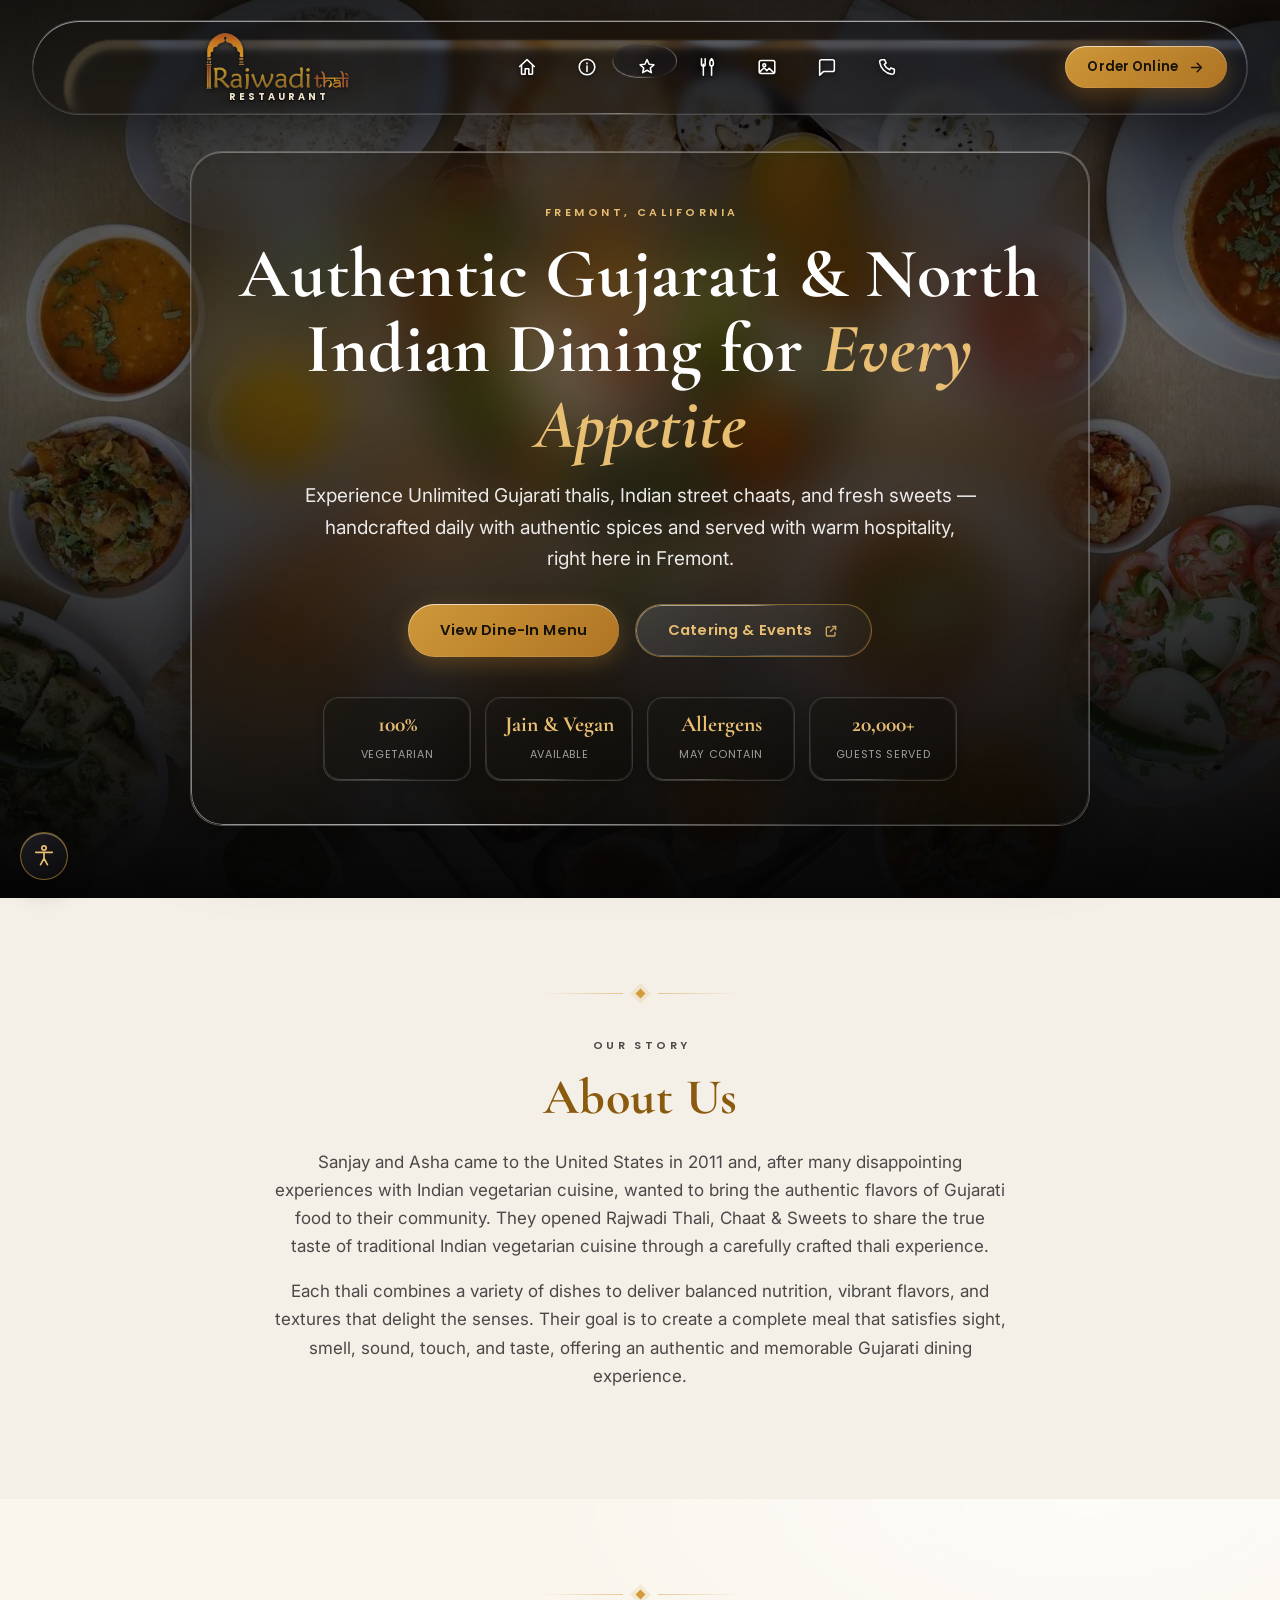
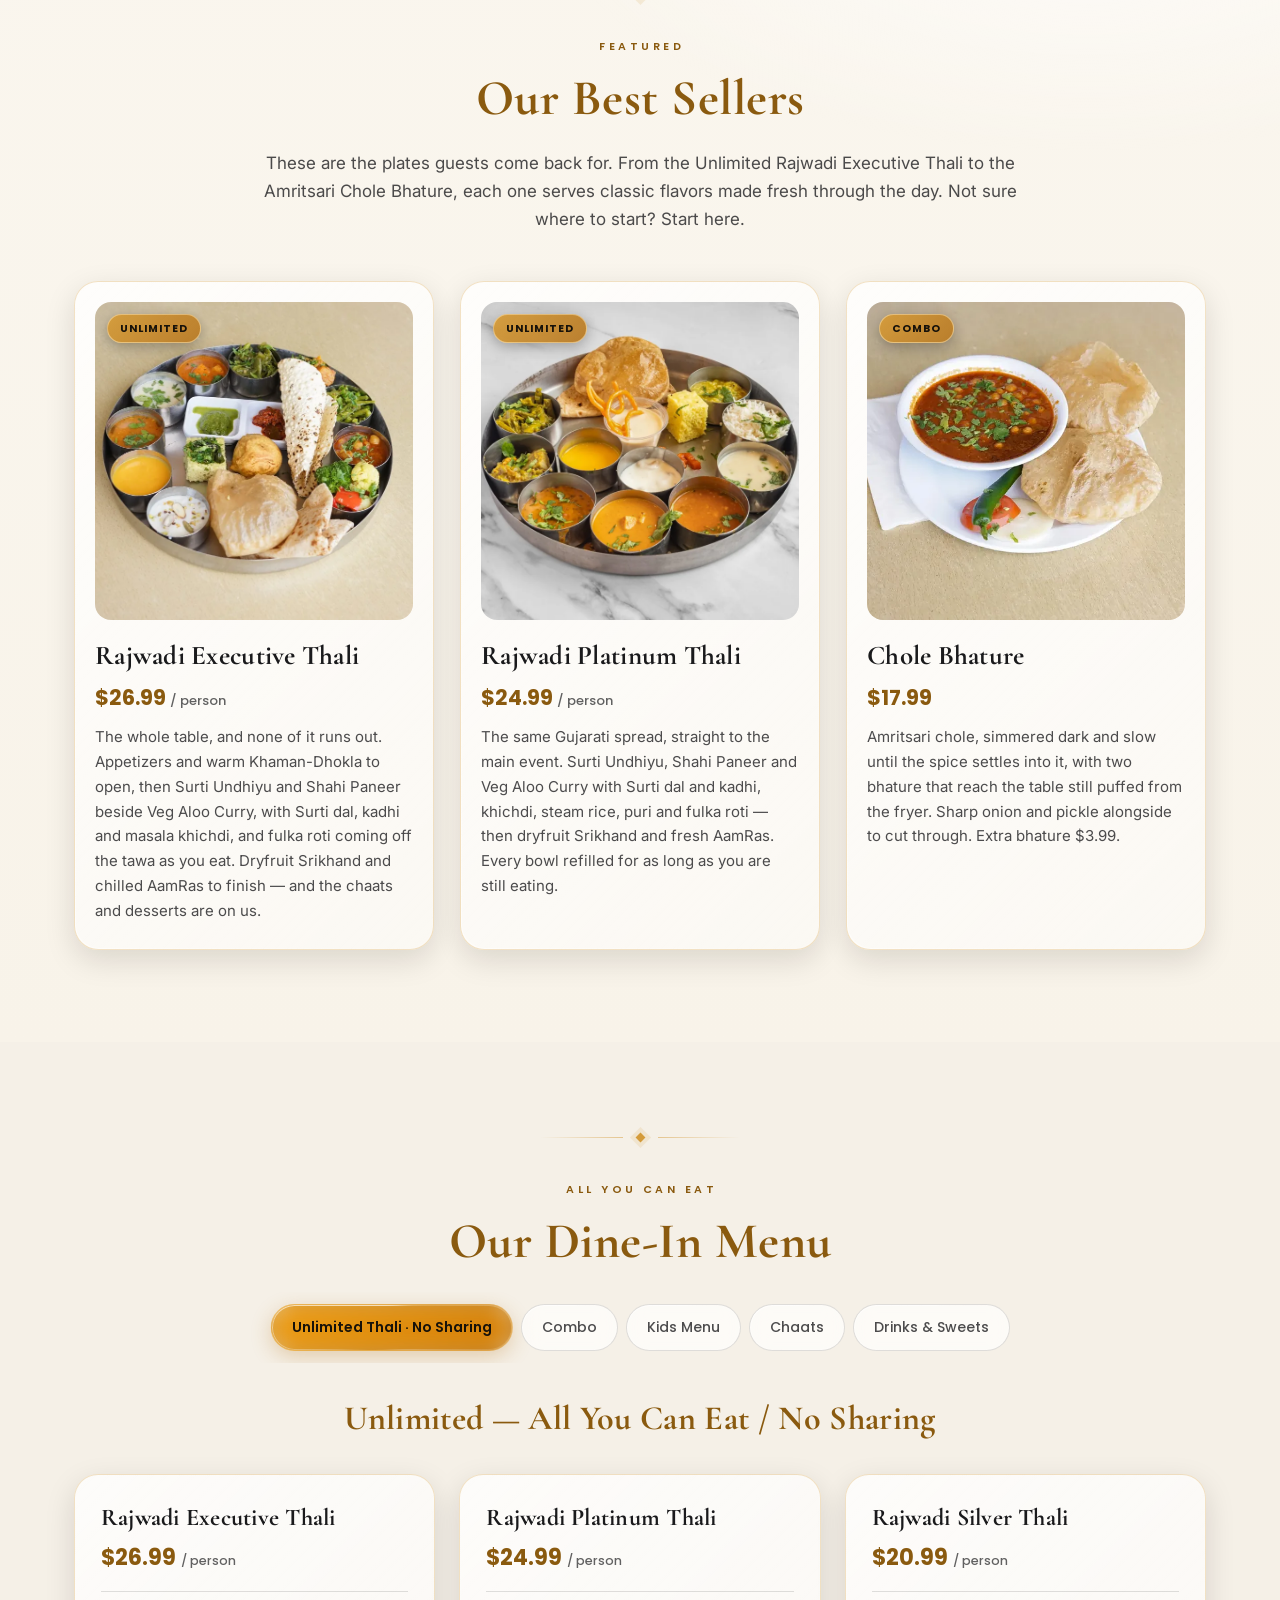
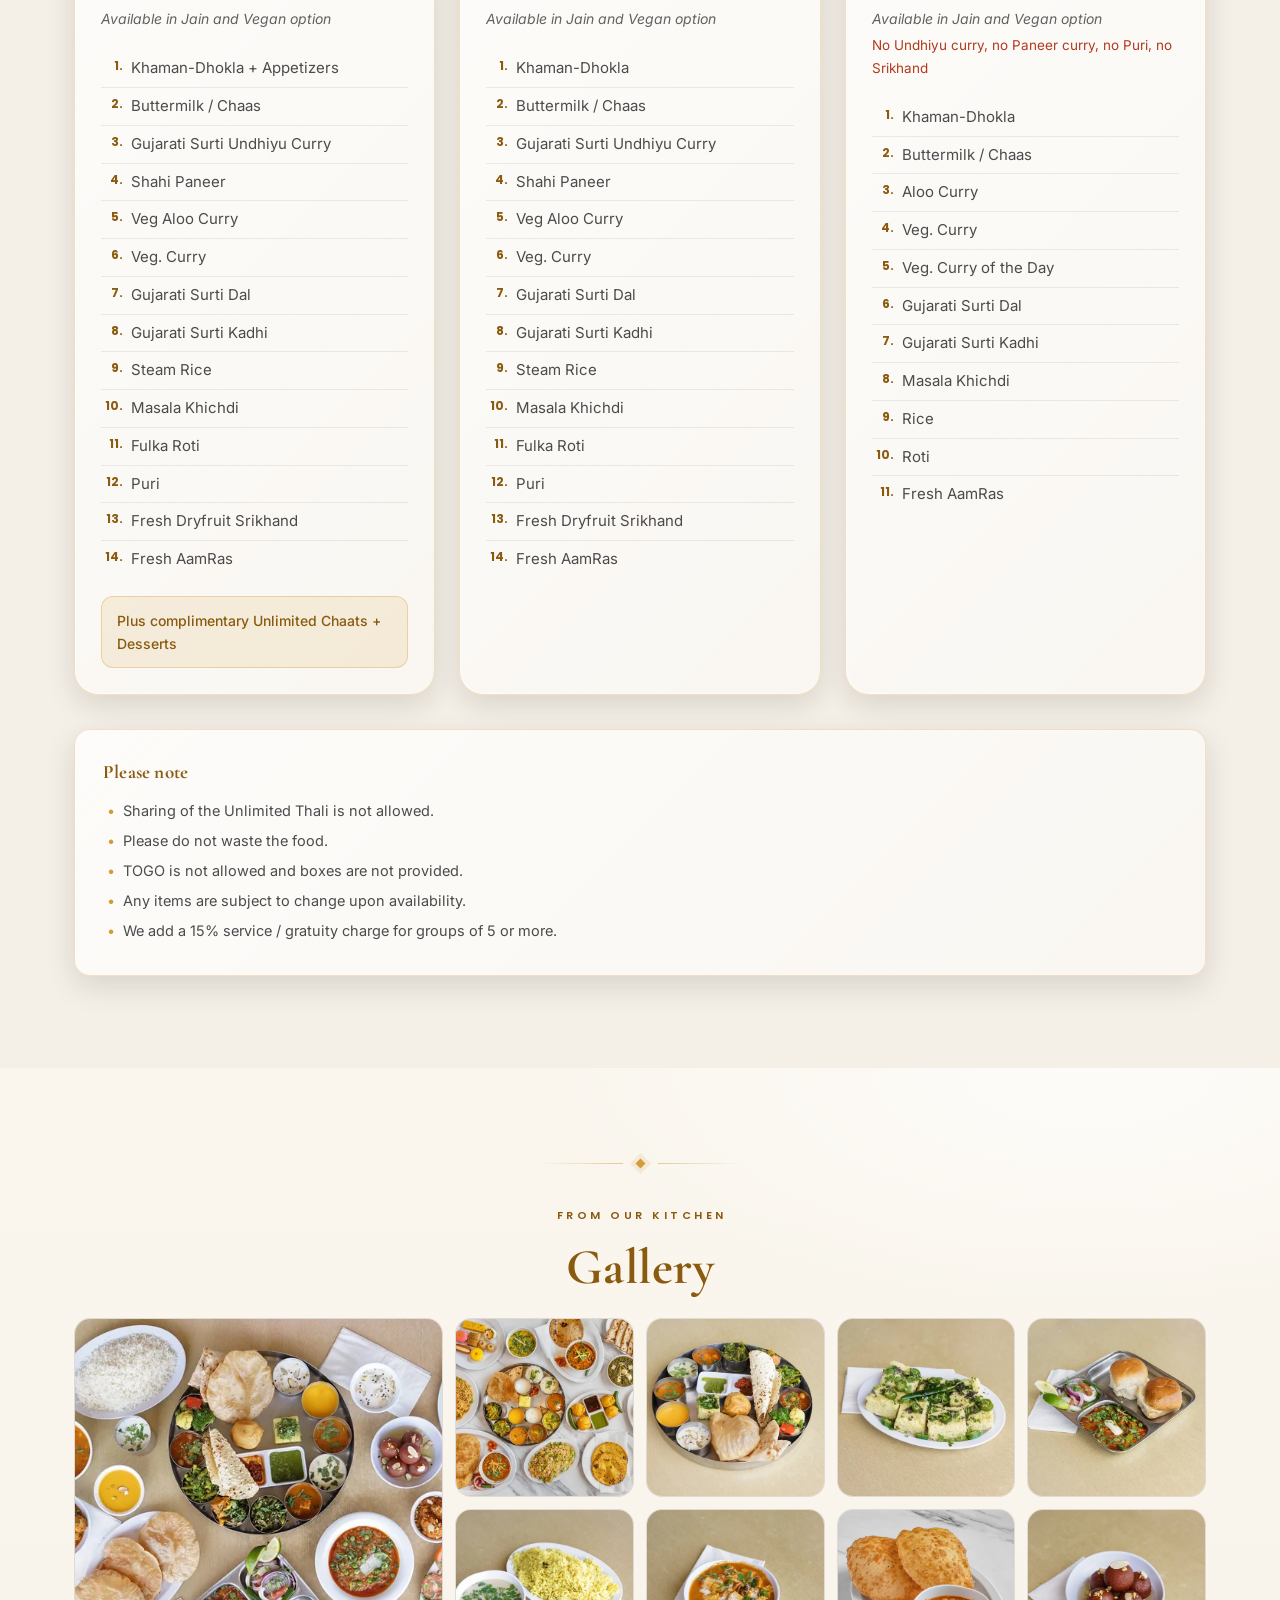
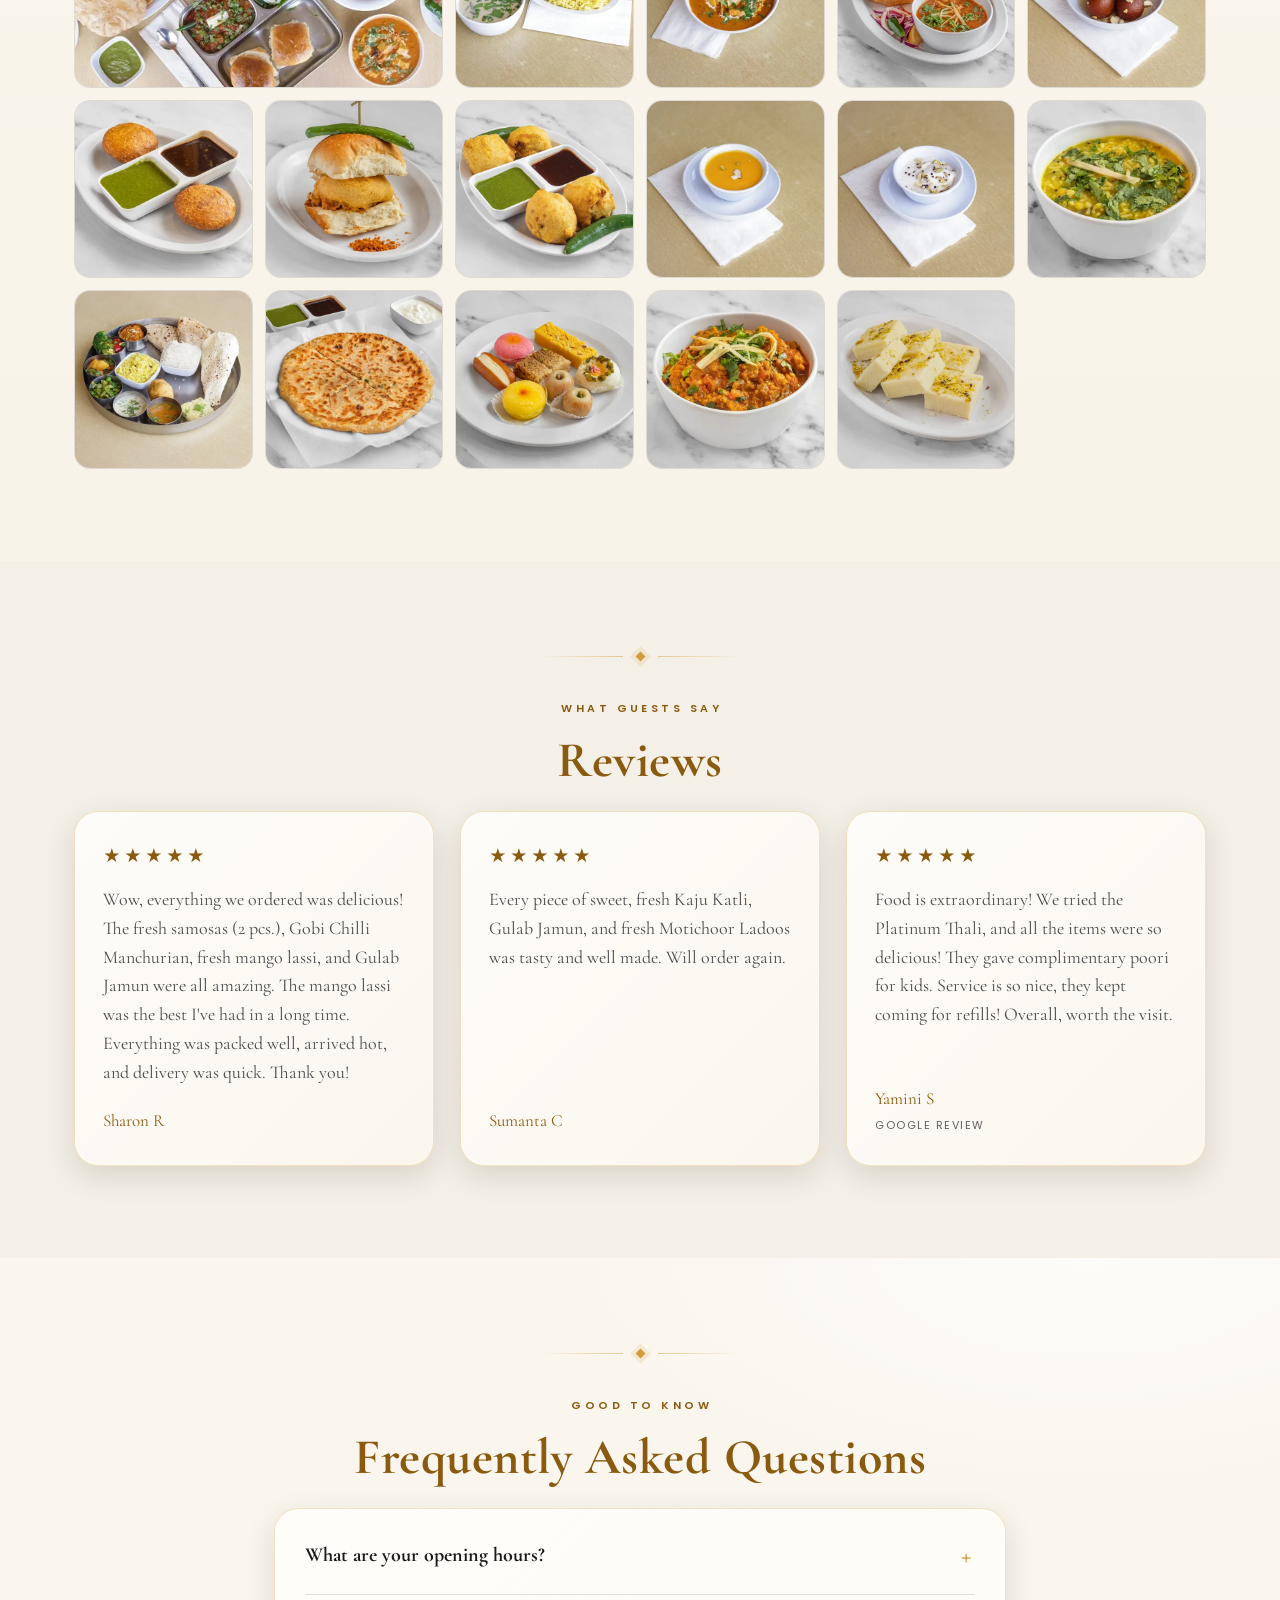
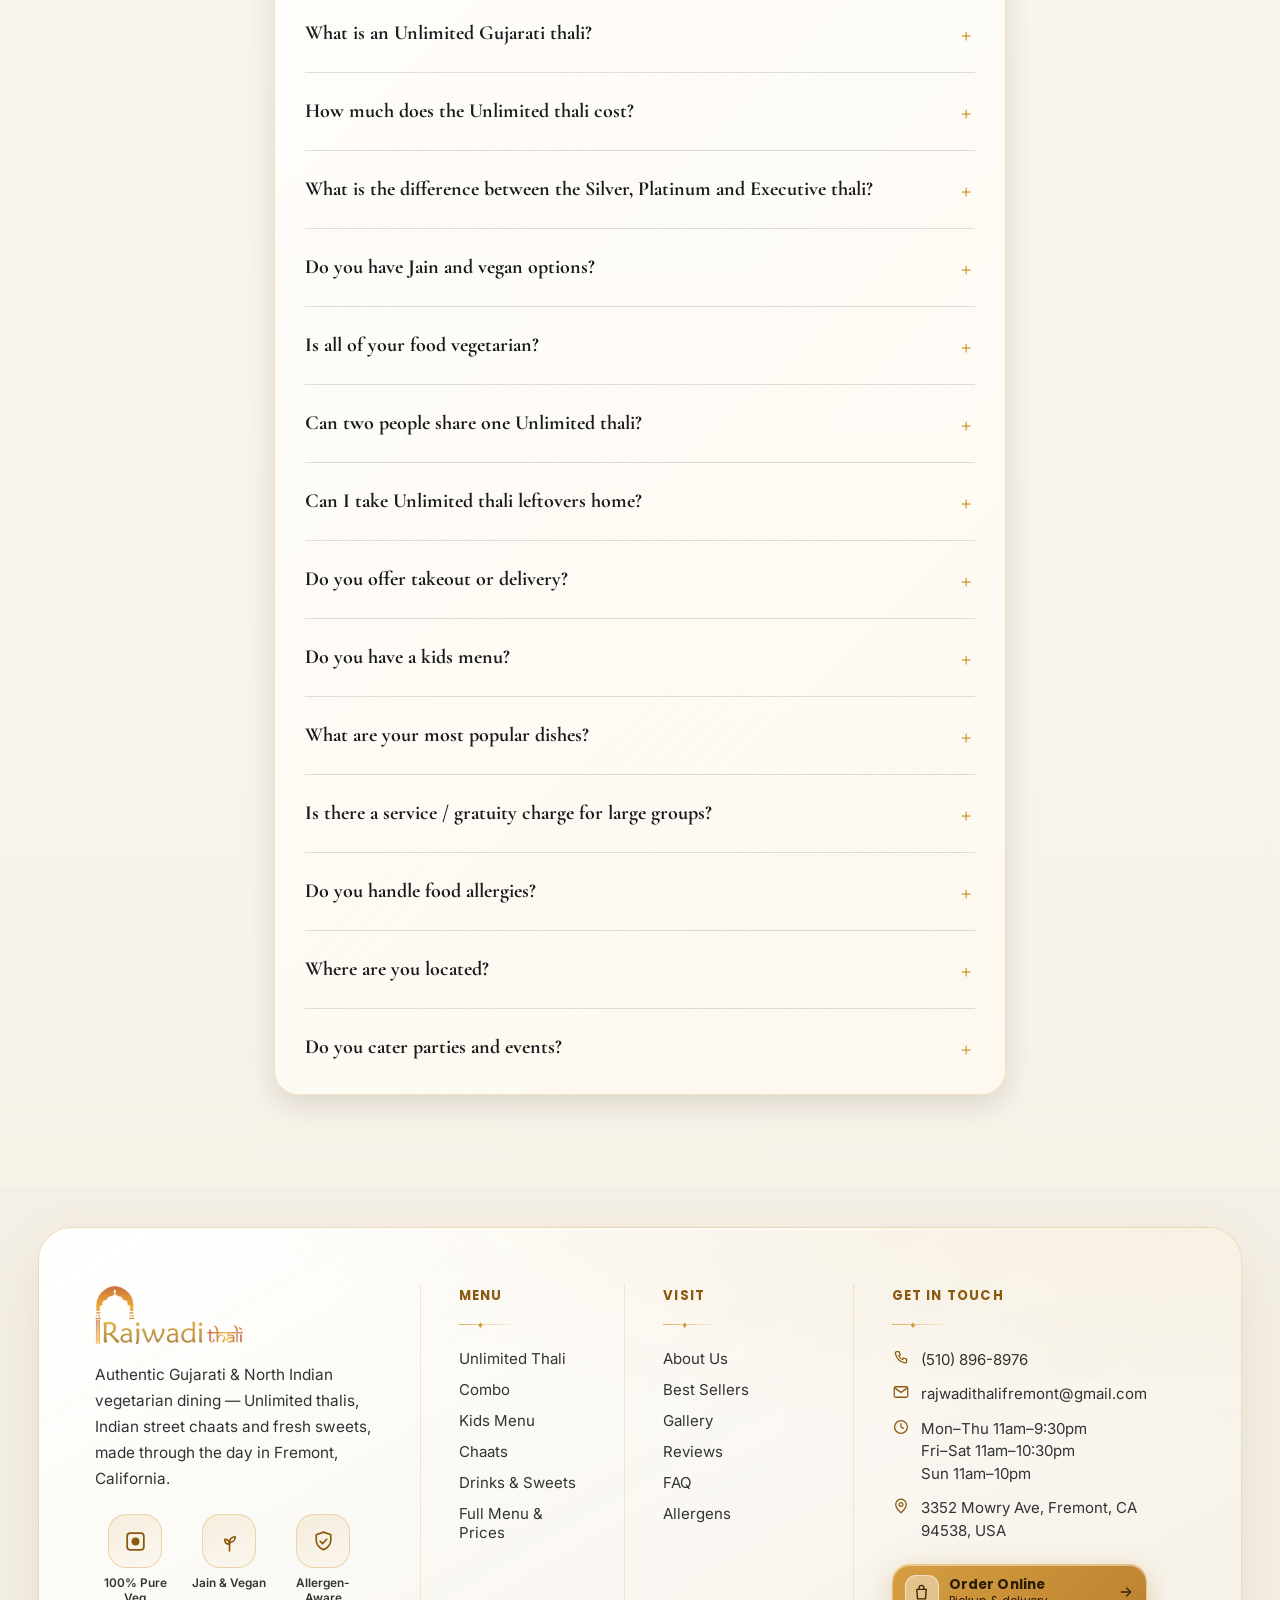
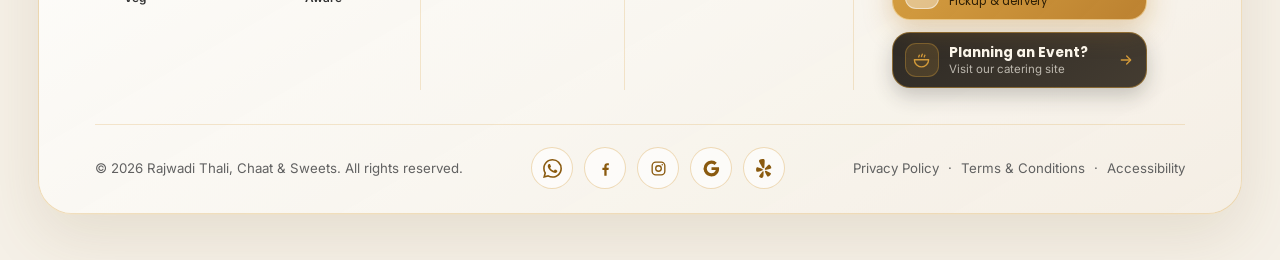
<file: site/index.html>
<!DOCTYPE html>
<html lang="en">
<head>
<meta charset="utf-8">
<meta name="viewport" content="width=device-width, initial-scale=1">
<script>/* Saved accessibility preferences, re-applied BEFORE first paint — a reader
who chose bigger text or high contrast must never see one frame of the default.
Kept inline and dependency-free for that reason. 'rt-a11y' is the same key the
catering site uses, so preferences carry across the two sites. */
try{var _a=JSON.parse(localStorage.getItem('rt-a11y')||'{}'),_r=document.documentElement;
['text','line','align','contrast'].forEach(function(k){if(_a[k]){_r.setAttribute('data-a11y-'+k,_a[k]);}});
['font','gray','noimg','motion','links'].forEach(function(k){if(_a[k]){_r.classList.add('a11y-'+k);}});}catch(e){}</script>
<title>Rajwadi Thali, Chaat &amp; Sweets – Authentic Gujarati Cuisine</title>
<meta name="description" content="Authentic Gujarati vegetarian dining in Fremont, CA. Unlimited thalis with no sharing, combos, kids meals, Indian street chaats, fresh drinks and sweets.">
<meta name="theme-color" content="#08080A">
<link rel="icon" href="/favicon.ico" sizes="16x16 32x32 48x48">
<link rel="icon" type="image/png" sizes="32x32" href="assets/img/icon-32.png">
<link rel="icon" type="image/png" sizes="48x48" href="assets/img/icon-48.png">
<link rel="icon" type="image/png" sizes="96x96" href="assets/img/icon-96.png">
<!-- 192 is the one Google Search reads: square, and a multiple of 48 -->
<link rel="icon" type="image/png" sizes="192x192" href="assets/img/icon-192.png">
<link rel="apple-touch-icon" sizes="180x180" href="assets/img/apple-touch-icon.png">
<link rel="manifest" href="site.webmanifest" crossorigin="use-credentials">
<meta name="apple-mobile-web-app-capable" content="yes">
<meta name="apple-mobile-web-app-status-bar-style" content="black-translucent">
<meta name="apple-mobile-web-app-title" content="Rajwadi Thali">
<meta name="mobile-web-app-capable" content="yes">
<meta property="og:type" content="website">
<meta property="og:site_name" content="Rajwadi Thali, Chaat &amp; Sweets">
<meta property="og:title" content="Rajwadi Thali, Chaat &amp; Sweets – Authentic Gujarati Cuisine">
<meta property="og:description" content="Authentic Gujarati vegetarian dining in Fremont, CA. Unlimited thalis with no sharing, combos, kids meals, Indian street chaats, fresh drinks and sweets.">
<meta property="og:url" content="https://www.rajwadi-thali.com/">
<meta property="og:locale" content="en_US">
<meta property="og:image" content="https://www.rajwadi-thali.com/assets/img/og-image.jpg">
<meta property="og:image:width" content="1200">
<meta property="og:image:height" content="630">
<meta property="og:image:alt" content="A Gujarati thali spread at Rajwadi Thali, Chaat &amp; Sweets in Fremont, California">
<meta name="twitter:card" content="summary_large_image">
<meta name="twitter:title" content="Rajwadi Thali, Chaat &amp; Sweets – Authentic Gujarati Cuisine">
<meta name="twitter:description" content="Authentic Gujarati vegetarian dining in Fremont, CA. Unlimited thalis with no sharing, combos, kids meals, Indian street chaats, fresh drinks and sweets.">
<meta name="twitter:image" content="https://www.rajwadi-thali.com/assets/img/og-image.jpg">
<meta name="robots" content="index, follow, max-image-preview:large, max-snippet:-1">
<meta name="geo.region" content="US-CA">
<meta name="geo.placename" content="Fremont, California">
<link rel="canonical" href="https://www.rajwadi-thali.com/">
<link rel="preconnect" href="https://fonts.googleapis.com">
<link rel="preconnect" href="https://fonts.gstatic.com" crossorigin>
<link href="https://fonts.googleapis.com/css2?family=Cormorant+Garamond:ital,wght@0,500;0,600;0,700;1,600&amp;family=Inter:wght@400;500;600&amp;family=Poppins:wght@500;600;700&amp;display=swap" rel="stylesheet">
<link rel="stylesheet" href="assets/css/styles.css?v=d94bc2c5">
<script type="application/ld+json">
{
 "@context": "https://schema.org",
 "@graph": [
  {
   "@type": "Restaurant",
   "@id": "https://www.rajwadi-thali.com/#restaurant",
   "name": "Rajwadi Thali, Chaat & Sweets",
   "description": "Pure vegetarian Gujarati and North Indian restaurant in Fremont, California, serving Unlimited all-you-can-eat thalis, Indian street chaats and fresh sweets. Jain and vegan options available for every thali; the kitchen is 100% vegetarian and eggless.",
   "url": "https://www.rajwadi-thali.com/",
   "telephone": "+1-510-896-8976",
   "email": "rajwadithalifremont@gmail.com",
   "image": "https://www.rajwadi-thali.com/assets/img/og-image.jpg",
   "logo": "https://www.rajwadi-thali.com/assets/img/logo.png",
   "priceRange": "$$",
   "currenciesAccepted": "USD",
   "servesCuisine": [
    "Gujarati",
    "North Indian",
    "Indian",
    "Vegetarian"
   ],
   "address": {
    "@type": "PostalAddress",
    "streetAddress": "3352 Mowry Ave",
    "addressLocality": "Fremont",
    "addressRegion": "CA",
    "postalCode": "94538",
    "addressCountry": "US"
   },
   "areaServed": [
    {
     "@type": "City",
     "name": "Fremont"
    },
    {
     "@type": "City",
     "name": "Newark"
    },
    {
     "@type": "City",
     "name": "Union City"
    },
    {
     "@type": "City",
     "name": "Milpitas"
    },
    {
     "@type": "City",
     "name": "Hayward"
    },
    {
     "@type": "City",
     "name": "Pleasanton"
    },
    {
     "@type": "City",
     "name": "San Jose"
    }
   ],
   "hasMenu": {
    "@id": "https://www.rajwadi-thali.com/#menu"
   },
   "sameAs": [
    "https://www.facebook.com/share/196N173pmr/?mibextid=wwXIfr",
    "https://www.instagram.com/rajwadithali?igsh=NTc4MTIwNjQ2YQ==",
    "https://www.yelp.com/biz/rajwadi-thali-chaat-and-sweets-fremont-fremont",
    "https://www.google.com/maps/search/Rajwadi+Thali+Chaat+%26+Sweets+Fremont+CA"
   ],
   "potentialAction": {
    "@type": "OrderAction",
    "target": {
     "@type": "EntryPoint",
     "urlTemplate": "https://order.online/business/-480570/en-US",
     "actionPlatform": [
      "https://schema.org/DesktopWebPlatform",
      "https://schema.org/MobileWebPlatform"
     ]
    },
    "deliveryMethod": [
     "https://schema.org/OnSitePickup",
     "https://schema.org/ParcelService"
    ]
   },
   "knowsAbout": [
    "Gujarati thali",
    "Unlimited thali",
    "Indian street chaat",
    "Jain food",
    "vegan Indian food",
    "Surti Undhiyu",
    "Chole Bhature"
   ],
   "openingHoursSpecification": [
    {
     "@type": "OpeningHoursSpecification",
     "dayOfWeek": [
      "Monday",
      "Tuesday",
      "Wednesday",
      "Thursday"
     ],
     "opens": "11:00",
     "closes": "21:30"
    },
    {
     "@type": "OpeningHoursSpecification",
     "dayOfWeek": [
      "Friday",
      "Saturday"
     ],
     "opens": "11:00",
     "closes": "22:30"
    },
    {
     "@type": "OpeningHoursSpecification",
     "dayOfWeek": "Sunday",
     "opens": "11:00",
     "closes": "22:00"
    }
   ]
  },
  {
   "@type": "WebSite",
   "@id": "https://www.rajwadi-thali.com/#website",
   "url": "https://www.rajwadi-thali.com/",
   "name": "Rajwadi Thali, Chaat & Sweets",
   "inLanguage": "en-US",
   "publisher": {
    "@id": "https://www.rajwadi-thali.com/#restaurant"
   }
  },
  {
   "@type": "Menu",
   "@id": "https://www.rajwadi-thali.com/#menu",
   "name": "Dine-In Menu",
   "inLanguage": "en-US",
   "hasMenuSection": [
    {
     "@type": "MenuSection",
     "name": "Unlimited Thali — No Sharing",
     "description": "All-you-can-eat Gujarati thalis served as Unlimited refills at your table. Dine-in only; sharing is not permitted and TOGO is not available for the thali.",
     "hasMenuItem": [
      {
       "@type": "MenuItem",
       "name": "Rajwadi Executive Thali",
       "offers": {
        "@type": "Offer",
        "price": "26.99",
        "priceCurrency": "USD"
       },
       "suitableForDiet": "https://schema.org/VegetarianDiet",
       "description": "Unlimited all-you-can-eat Gujarati thali: Khaman-Dhokla with appetizers, Gujarati Surti Undhiyu, Shahi Paneer, Veg Aloo Curry, vegetable curry, Surti dal and kadhi, steam rice, masala khichdi, fulka roti, puri, fresh dryfruit Srikhand and AamRas, plus complimentary Unlimited chaats and desserts. Jain and vegan options available."
      },
      {
       "@type": "MenuItem",
       "name": "Rajwadi Platinum Thali",
       "offers": {
        "@type": "Offer",
        "price": "24.99",
        "priceCurrency": "USD"
       },
       "suitableForDiet": "https://schema.org/VegetarianDiet",
       "description": "Unlimited all-you-can-eat Gujarati thali: Khaman-Dhokla, Gujarati Surti Undhiyu, Shahi Paneer, Veg Aloo Curry, vegetable curry, Surti dal and kadhi, steam rice, masala khichdi, fulka roti, puri, fresh dryfruit Srikhand and AamRas. Jain and vegan options available."
      },
      {
       "@type": "MenuItem",
       "name": "Rajwadi Silver Thali",
       "offers": {
        "@type": "Offer",
        "price": "20.99",
        "priceCurrency": "USD"
       },
       "suitableForDiet": "https://schema.org/VegetarianDiet",
       "description": "Unlimited all-you-can-eat Gujarati thali: Khaman-Dhokla, buttermilk, aloo curry, two vegetable curries, Surti dal and kadhi, masala khichdi, rice, roti and fresh AamRas. Jain and vegan options available."
      }
     ]
    },
    {
     "@type": "MenuSection",
     "name": "Combo",
     "hasMenuItem": [
      {
       "@type": "MenuItem",
       "name": "Chole Bhature",
       "offers": {
        "@type": "Offer",
        "price": "17.99",
        "priceCurrency": "USD"
       },
       "suitableForDiet": "https://schema.org/VegetarianDiet",
       "description": "Authentic Amritsari chole + 2 pcs. bhature."
      },
      {
       "@type": "MenuItem",
       "name": "Mumbai Pav Bhaji — Amul Butter",
       "offers": {
        "@type": "Offer",
        "price": "16.99",
        "priceCurrency": "USD"
       },
       "suitableForDiet": "https://schema.org/VegetarianDiet",
       "description": "Authentic Mumbai bhaji with 2 pav / buns."
      },
      {
       "@type": "MenuItem",
       "name": "Sarsoon Ka Saag & Makki Roti",
       "offers": {
        "@type": "Offer",
        "price": "17.99",
        "priceCurrency": "USD"
       },
       "suitableForDiet": "https://schema.org/VegetarianDiet",
       "description": "Authentic saag with 2 makki ki roti."
      }
     ]
    },
    {
     "@type": "MenuSection",
     "name": "Kids Menu",
     "description": "Small-portion fixed thalis for children.",
     "hasMenuItem": [
      {
       "@type": "MenuItem",
       "name": "Rajwadi AamRas Puri Thali",
       "offers": {
        "@type": "Offer",
        "price": "15.99",
        "priceCurrency": "USD"
       },
       "suitableForDiet": "https://schema.org/VegetarianDiet",
       "description": "Fixed meal of AamRas + 1 veg. curry + 3 puri."
      },
      {
       "@type": "MenuItem",
       "name": "Rajwadi Srikhand Puri Thali",
       "offers": {
        "@type": "Offer",
        "price": "15.99",
        "priceCurrency": "USD"
       },
       "suitableForDiet": "https://schema.org/VegetarianDiet",
       "description": "Fixed meal of Srikhand + 1 veg. curry + 3 puri."
      }
     ]
    },
    {
     "@type": "MenuSection",
     "name": "Indian Street Chaats",
     "hasMenuItem": [
      {
       "@type": "MenuItem",
       "name": "Gobi Chilli Manchurian",
       "offers": {
        "@type": "Offer",
        "price": "15.99",
        "priceCurrency": "USD"
       },
       "suitableForDiet": "https://schema.org/VegetarianDiet",
       "description": "Crisp battered cauliflower tossed in a spiced Indo-Chinese sauce with onion, capsicum and green chilli."
      },
      {
       "@type": "MenuItem",
       "name": "Ragda Pattice",
       "offers": {
        "@type": "Offer",
        "price": "11.99",
        "priceCurrency": "USD"
       },
       "suitableForDiet": "https://schema.org/VegetarianDiet",
       "description": "Green peas cooked in a traditional sauce served with potato patty and chutneys."
      },
      {
       "@type": "MenuItem",
       "name": "Aloo Tikki Chaat",
       "offers": {
        "@type": "Offer",
        "price": "11.99",
        "priceCurrency": "USD"
       },
       "suitableForDiet": "https://schema.org/VegetarianDiet",
       "description": "Spiced potato patty served with garbanzo / chole curry and chutneys."
      },
      {
       "@type": "MenuItem",
       "name": "Fresh Samosa Chaat",
       "offers": {
        "@type": "Offer",
        "price": "10.99",
        "priceCurrency": "USD"
       },
       "suitableForDiet": "https://schema.org/VegetarianDiet",
       "description": "Triangular crispy shell stuffed with spiced potatoes topped with chana curry, sweet and spicy chutneys and onions."
      },
      {
       "@type": "MenuItem",
       "name": "Fresh Samosa (2 pcs.)",
       "offers": {
        "@type": "Offer",
        "price": "5.99",
        "priceCurrency": "USD"
       },
       "suitableForDiet": "https://schema.org/VegetarianDiet",
       "description": "Triangular crisp pastry filled with spiced potato and peas, fried to order."
      },
      {
       "@type": "MenuItem",
       "name": "Lilva Kachori (4 pcs.)",
       "offers": {
        "@type": "Offer",
        "price": "7.99",
        "priceCurrency": "USD"
       },
       "suitableForDiet": "https://schema.org/VegetarianDiet",
       "description": "Flaky pastry parcels stuffed with fresh green pigeon peas and Gujarati spices."
      },
      {
       "@type": "MenuItem",
       "name": "Khaman - Dhokla",
       "offers": {
        "@type": "Offer",
        "price": "6.99",
        "priceCurrency": "USD"
       },
       "suitableForDiet": "https://schema.org/VegetarianDiet",
       "description": "Soft steamed chickpea-flour cake, tempered with mustard seeds and curry leaves and finished with coriander."
      },
      {
       "@type": "MenuItem",
       "name": "Bombay Vada Pav (1 pc.)",
       "offers": {
        "@type": "Offer",
        "price": "5.99",
        "priceCurrency": "USD"
       },
       "suitableForDiet": "https://schema.org/VegetarianDiet",
       "description": "Spiced potato patty sandwiched between slices of bread / pav."
      },
      {
       "@type": "MenuItem",
       "name": "Fresh Kachori Chaat",
       "offers": {
        "@type": "Offer",
        "price": "8.99",
        "priceCurrency": "USD"
       },
       "suitableForDiet": "https://schema.org/VegetarianDiet",
       "description": "Khasta dal kachori chaat is a popular deep fried spiced snack served with chutneys and sweetened yogurt and sev."
      },
      {
       "@type": "MenuItem",
       "name": "Pani Puri",
       "offers": {
        "@type": "Offer",
        "price": "8.99",
        "priceCurrency": "USD"
       },
       "suitableForDiet": "https://schema.org/VegetarianDiet",
       "description": "Crispy puffed wafers filled with potato, chickpeas, and sprouts served with spicy mint water and chutneys."
      },
      {
       "@type": "MenuItem",
       "name": "Chatpata Bhel Puri",
       "offers": {
        "@type": "Offer",
        "price": "8.99",
        "priceCurrency": "USD"
       },
       "suitableForDiet": "https://schema.org/VegetarianDiet",
       "description": "Puffed rice mixed with crispy wafers and topped with chickpeas, onion, potato, sev and sweet / spicy chutneys."
      },
      {
       "@type": "MenuItem",
       "name": "Dahi Sev Papdi Chaat",
       "offers": {
        "@type": "Offer",
        "price": "8.99",
        "priceCurrency": "USD"
       },
       "suitableForDiet": "https://schema.org/VegetarianDiet",
       "description": "Round flat crispy wafers topped with potato, sweetened yogurt, chickpeas and sweet / spicy chutneys sprinkled with sev."
      },
      {
       "@type": "MenuItem",
       "name": "Sev Papdi Chaat",
       "offers": {
        "@type": "Offer",
        "price": "8.99",
        "priceCurrency": "USD"
       },
       "suitableForDiet": "https://schema.org/VegetarianDiet",
       "description": "Round flat crispy wafers topped with potato, chickpeas and sweet / spicy chutneys sprinkled with sev."
      },
      {
       "@type": "MenuItem",
       "name": "Dahi Sev Puri Chaat",
       "offers": {
        "@type": "Offer",
        "price": "8.99",
        "priceCurrency": "USD"
       },
       "suitableForDiet": "https://schema.org/VegetarianDiet",
       "description": "Round crispy wafers topped with potato, sweetened yogurt, chickpeas and sweet / spicy chutneys sprinkled with sev."
      },
      {
       "@type": "MenuItem",
       "name": "Sev Puri Chaat",
       "offers": {
        "@type": "Offer",
        "price": "8.99",
        "priceCurrency": "USD"
       },
       "suitableForDiet": "https://schema.org/VegetarianDiet",
       "description": "Round crispy wafers topped with potato, sprouts, chickpeas and sweet and spicy chutneys sprinkled with sev."
      },
      {
       "@type": "MenuItem",
       "name": "Bataka Vada (4 pcs.)",
       "offers": {
        "@type": "Offer",
        "price": "8.99",
        "priceCurrency": "USD"
       },
       "suitableForDiet": "https://schema.org/VegetarianDiet",
       "description": "Spiced potato patty dipped in chickpea batter and fried — served with chutneys."
      },
      {
       "@type": "MenuItem",
       "name": "Mirchi Bhajia",
       "offers": {
        "@type": "Offer",
        "price": "8.99",
        "priceCurrency": "USD"
       },
       "suitableForDiet": "https://schema.org/VegetarianDiet",
       "description": "Green chilly dipped in chickpea batter and fried — served with chutneys."
      },
      {
       "@type": "MenuItem",
       "name": "Mix Veg. Pakoda",
       "offers": {
        "@type": "Offer",
        "price": "8.99",
        "priceCurrency": "USD"
       },
       "suitableForDiet": "https://schema.org/VegetarianDiet",
       "description": "Mixed vegetables dipped in chickpea batter and fried — served with chutneys."
      },
      {
       "@type": "MenuItem",
       "name": "Stuffed Paneer Pakoda",
       "offers": {
        "@type": "Offer",
        "price": "9.99",
        "priceCurrency": "USD"
       },
       "suitableForDiet": "https://schema.org/VegetarianDiet",
       "description": "Cottage cheese stuffed with spiced potato dipped in chickpea batter and fried — served with chutneys."
      }
     ]
    },
    {
     "@type": "MenuSection",
     "name": "Drinks & Sweets",
     "hasMenuItem": [
      {
       "@type": "MenuItem",
       "name": "Fresh Ras Malai (2 pcs.)",
       "offers": {
        "@type": "Offer",
        "price": "5.99",
        "priceCurrency": "USD"
       },
       "suitableForDiet": "https://schema.org/VegetarianDiet"
      },
      {
       "@type": "MenuItem",
       "name": "Fresh Gajar Halwa (6 oz.)",
       "offers": {
        "@type": "Offer",
        "price": "5.99",
        "priceCurrency": "USD"
       },
       "suitableForDiet": "https://schema.org/VegetarianDiet"
      },
      {
       "@type": "MenuItem",
       "name": "Fresh Srikhand (6 oz.)",
       "offers": {
        "@type": "Offer",
        "price": "5.99",
        "priceCurrency": "USD"
       },
       "suitableForDiet": "https://schema.org/VegetarianDiet"
      },
      {
       "@type": "MenuItem",
       "name": "Fresh AamRas (6 oz.)",
       "offers": {
        "@type": "Offer",
        "price": "5.99",
        "priceCurrency": "USD"
       },
       "suitableForDiet": "https://schema.org/VegetarianDiet"
      },
      {
       "@type": "MenuItem",
       "name": "Fresh Gulab Jamun (2 pcs.)",
       "offers": {
        "@type": "Offer",
        "price": "3.99",
        "priceCurrency": "USD"
       },
       "suitableForDiet": "https://schema.org/VegetarianDiet"
      },
      {
       "@type": "MenuItem",
       "name": "Fresh Mitha Pan",
       "offers": {
        "@type": "Offer",
        "price": "1.99",
        "priceCurrency": "USD"
       },
       "suitableForDiet": "https://schema.org/VegetarianDiet"
      },
      {
       "@type": "MenuItem",
       "name": "Fresh Mango Lassi",
       "offers": {
        "@type": "Offer",
        "price": "5.99",
        "priceCurrency": "USD"
       },
       "suitableForDiet": "https://schema.org/VegetarianDiet"
      },
      {
       "@type": "MenuItem",
       "name": "Fresh Buttermilk / Chaas",
       "offers": {
        "@type": "Offer",
        "price": "5.99",
        "priceCurrency": "USD"
       },
       "suitableForDiet": "https://schema.org/VegetarianDiet"
      },
      {
       "@type": "MenuItem",
       "name": "Fresh Aam Panna",
       "offers": {
        "@type": "Offer",
        "price": "4.99",
        "priceCurrency": "USD"
       },
       "suitableForDiet": "https://schema.org/VegetarianDiet"
      },
      {
       "@type": "MenuItem",
       "name": "Fresh Kokum Sharbat",
       "offers": {
        "@type": "Offer",
        "price": "4.99",
        "priceCurrency": "USD"
       },
       "suitableForDiet": "https://schema.org/VegetarianDiet"
      },
      {
       "@type": "MenuItem",
       "name": "Masala Chai",
       "offers": {
        "@type": "Offer",
        "price": "3.99",
        "priceCurrency": "USD"
       },
       "suitableForDiet": "https://schema.org/VegetarianDiet"
      },
      {
       "@type": "MenuItem",
       "name": "Bottled Water / Any Soda",
       "offers": {
        "@type": "Offer",
        "price": "2.49",
        "priceCurrency": "USD"
       },
       "suitableForDiet": "https://schema.org/VegetarianDiet"
      }
     ]
    }
   ]
  },
  {
   "@type": "FAQPage",
   "@id": "https://www.rajwadi-thali.com/#faq",
   "mainEntity": [
    {
     "@type": "Question",
     "name": "What are your opening hours?",
     "acceptedAnswer": {
      "@type": "Answer",
      "text": "We are open Monday to Thursday 11:00am–9:30pm, Friday and Saturday 11:00am–10:30pm, and Sunday 11:00am–10:00pm. Hours can change on public holidays — call (510) 896-8976 if you are planning a late visit."
     }
    },
    {
     "@type": "Question",
     "name": "What is an Unlimited Gujarati thali?",
     "acceptedAnswer": {
      "@type": "Answer",
      "text": "A thali is a complete Gujarati meal served on one platter — several vegetable curries, dal, kadhi, rice, khichdi, freshly made roti and puri, plus a dessert. Ours is Unlimited: every item is refilled at your table for as long as you are eating, so you taste the whole spread rather than choosing one dish."
     }
    },
    {
     "@type": "Question",
     "name": "How much does the Unlimited thali cost?",
     "acceptedAnswer": {
      "@type": "Answer",
      "text": "Three thalis, all all-you-can-eat, all per person: the Rajwadi Silver Thali at $20.99, the Rajwadi Platinum Thali at $24.99, and the Rajwadi Executive Thali at $26.99. The Executive also includes complimentary Unlimited chaats and desserts."
     }
    },
    {
     "@type": "Question",
     "name": "What is the difference between the Silver, Platinum and Executive thali?",
     "acceptedAnswer": {
      "@type": "Answer",
      "text": "The Silver Thali covers the everyday Gujarati meal — Khaman-Dhokla, chaas, aloo and vegetable curries, Surti dal and kadhi, khichdi, rice, roti and fresh AamRas. Platinum adds Gujarati Surti Undhiyu, Shahi Paneer, Veg Aloo Curry, puri and dryfruit Srikhand. Executive is the Platinum spread plus appetizers and complimentary Unlimited chaats and desserts."
     }
    },
    {
     "@type": "Question",
     "name": "Do you have Jain and vegan options?",
     "acceptedAnswer": {
      "@type": "Answer",
      "text": "Yes — every Unlimited thali is available in a Jain preparation (no onion, no garlic, no root vegetables) and a vegan preparation. Tell your server when you sit down and the kitchen will plate accordingly."
     }
    },
    {
     "@type": "Question",
     "name": "Is all of your food vegetarian?",
     "acceptedAnswer": {
      "@type": "Answer",
      "text": "Our kitchen is 100% vegetarian and eggless. We never cook meat, poultry, fish or shellfish, and no dish on the menu contains egg. Full details are on our allergen and dietary information page."
     }
    },
    {
     "@type": "Question",
     "name": "Can two people share one Unlimited thali?",
     "acceptedAnswer": {
      "@type": "Answer",
      "text": "No — sharing of the Unlimited thali is not allowed, since each thali is priced per person for Unlimited refills. Everyone at the table who is eating the thali orders their own. Our combos, chaats and kids thalis are à la carte and can be shared freely."
     }
    },
    {
     "@type": "Question",
     "name": "Can I take Unlimited thali leftovers home?",
     "acceptedAnswer": {
      "@type": "Answer",
      "text": "The Unlimited thali is dine-in only. TOGO is not permitted for it and boxes are not provided, which is also why we ask guests not to waste food — take a refill rather than a full plate you may not finish."
     }
    },
    {
     "@type": "Question",
     "name": "Do you offer takeout or delivery?",
     "acceptedAnswer": {
      "@type": "Answer",
      "text": "Yes, for everything except the Unlimited thali. Combos such as Chole Bhature and Mumbai Pav Bhaji, all our Indian street chaats, kids thalis, drinks and sweets travel well. Order online or call (510) 896-8976."
     }
    },
    {
     "@type": "Question",
     "name": "Do you have a kids menu?",
     "acceptedAnswer": {
      "@type": "Answer",
      "text": "Yes. Two small-portion kids thalis at $15.99 each: the Rajwadi AamRas Puri Thali and the Rajwadi Srikhand Puri Thali, each with one vegetable curry of your choice — Undhiyu, Paneer or Aloo Matar — and three puri."
     }
    },
    {
     "@type": "Question",
     "name": "What are your most popular dishes?",
     "acceptedAnswer": {
      "@type": "Answer",
      "text": "The Rajwadi Executive Thali and Rajwadi Platinum Thali are what most guests come back for, followed by our Amritsari Chole Bhature at $17.99. Among the chaats, Pani Puri, Fresh Samosa Chaat and Dahi Sev Puri Chaat go out fastest."
     }
    },
    {
     "@type": "Question",
     "name": "Is there a service / gratuity charge for large groups?",
     "acceptedAnswer": {
      "@type": "Answer",
      "text": "Yes — we add a 15% service / gratuity charge for groups of five or more. Menu items are also subject to change based on daily availability."
     }
    },
    {
     "@type": "Question",
     "name": "Do you handle food allergies?",
     "acceptedAnswer": {
      "@type": "Answer",
      "text": "Tell your server before your first course arrives and we will flag the affected dishes. Ours is a shared kitchen with shared fryer oil, so we cannot guarantee any dish is free of trace allergens. Please read our allergen and dietary information before ordering if an allergy in your party is severe."
     }
    },
    {
     "@type": "Question",
     "name": "Where are you located?",
     "acceptedAnswer": {
      "@type": "Answer",
      "text": "3352 Mowry Ave, Fremont, CA 94538. We serve guests from across the Bay Area — Fremont, Newark, Union City, Milpitas, Hayward, Pleasanton and San Jose."
     }
    },
    {
     "@type": "Question",
     "name": "Do you cater parties and events?",
     "acceptedAnswer": {
      "@type": "Answer",
      "text": "Yes — Gujarati and North Indian catering for weddings, corporate events and family celebrations is handled by our catering arm at rajwadicatering.com, including live food stations and Jain menus."
     }
    }
   ]
  }
 ]
}
</script>
</head>
<body>

<a class="skip-link" href="#main">Skip to main content</a>

<!-- ============ FLOATING LIQUID GLASS NAV (geometry 1:1 with rajwadicatering.com) ============ -->
<nav id="nav" class="nav-liquid nav-theme-dark" aria-label="Primary">
  <span class="nav-noise" aria-hidden="true"></span>
  <span class="nav-sheen" aria-hidden="true"></span>
  <a href="#top" class="logo-link logo-chip" aria-label="Rajwadi Thali — Home"><picture><source type="image/webp" srcset="assets/img/logo.webp"><img class="logo-img" src="assets/img/logo.png" alt="Rajwadi Thali logo" width="143" height="56" fetchpriority="high"></picture><span class="logo-tagline" aria-hidden="true">Restaurant</span></a>
  <ul class="nav-links" id="navLinks">
    <span class="nav-active-pill" id="navActivePill" aria-hidden="true"></span>
    <li><a href="#top" class="nav-link active" data-section="top"><span class="nav-ico" aria-hidden="true"><svg viewBox="0 0 24 24" fill="none" stroke="currentColor" stroke-width="1.7" stroke-linecap="round" stroke-linejoin="round"><path d="M4 11.5 12 4l8 7.5"/><path d="M6 10v9a1 1 0 0 0 1 1h3v-6h4v6h3a1 1 0 0 0 1-1v-9"/></svg></span><span class="nav-label">Home</span></a></li>
    <li><a href="#about" class="nav-link" data-section="about"><span class="nav-ico" aria-hidden="true"><svg viewBox="0 0 24 24" fill="none" stroke="currentColor" stroke-width="1.7" stroke-linecap="round" stroke-linejoin="round"><circle cx="12" cy="12" r="8.5"/><path d="M12 11v6M12 7.6v.9"/></svg></span><span class="nav-label">About</span></a></li>
    <li><a href="#featured" class="nav-link" data-section="featured"><span class="nav-ico" aria-hidden="true"><svg viewBox="0 0 24 24" fill="none" stroke="currentColor" stroke-width="1.7" stroke-linecap="round" stroke-linejoin="round"><path d="m12 4 2.3 5 5.2.6-3.9 3.5 1.1 5.1L12 15.6 7.3 18.2l1.1-5.1L4.5 9.6 9.7 9Z"/></svg></span><span class="nav-label">Best Sellers</span></a></li>
    <li><a href="#menu" class="nav-link" data-section="menu"><span class="nav-ico" aria-hidden="true"><svg viewBox="0 0 24 24" fill="none" stroke="currentColor" stroke-width="1.7" stroke-linecap="round" stroke-linejoin="round"><path d="M6 3v6a2 2 0 0 0 4 0V3"/><path d="M8 9v12"/><path d="M17 3c-1.5 1-2 3-2 5s1 3 2 3 2-1 2-3-.5-4-2-5Z"/><path d="M17 11v10"/></svg></span><span class="nav-label">Dine-In Menu</span></a></li>
    <li><a href="#gallery" class="nav-link" data-section="gallery"><span class="nav-ico" aria-hidden="true"><svg viewBox="0 0 24 24" fill="none" stroke="currentColor" stroke-width="1.7" stroke-linecap="round" stroke-linejoin="round"><rect x="3.5" y="5" width="17" height="14" rx="2"/><circle cx="9" cy="10" r="1.6"/><path d="m4.5 17 4.2-4.2 3.1 3.1 2.6-2.6 5.1 5.1"/></svg></span><span class="nav-label">Gallery</span></a></li>
    <li><a href="#reviews" class="nav-link" data-section="reviews"><span class="nav-ico" aria-hidden="true"><svg viewBox="0 0 24 24" fill="none" stroke="currentColor" stroke-width="1.7" stroke-linecap="round" stroke-linejoin="round"><path d="M20 15a2 2 0 0 1-2 2H8l-4 4V6a2 2 0 0 1 2-2h12a2 2 0 0 1 2 2Z"/></svg></span><span class="nav-label">Reviews</span></a></li>
    <li><a href="#contact" class="nav-link" data-section="contact"><span class="nav-ico" aria-hidden="true"><svg viewBox="0 0 24 24" fill="none" stroke="currentColor" stroke-width="1.7" stroke-linecap="round" stroke-linejoin="round"><path d="M6.5 4h3l1.5 3.8-2 1.4a11 11 0 0 0 5.8 5.8l1.4-2L20 14.5v3a2.5 2.5 0 0 1-2.7 2.5A15.5 15.5 0 0 1 4 6.7 2.5 2.5 0 0 1 6.5 4Z"/></svg></span><span class="nav-label">Contact</span></a></li>
  </ul>
  <div class="nav-cta">
    <a href="https://order.online/business/-480570/en-US" target="_blank" rel="noopener" class="btn btn-gold nav-cta-btn">Order Online<span class="nav-cta-arrow" aria-hidden="true"><svg viewBox="0 0 24 24" fill="none" stroke="currentColor" stroke-width="2" stroke-linecap="round" stroke-linejoin="round"><path d="M5 12h13"/><path d="m13 6 6 6-6 6"/></svg></span></a>
    <button id="navToggle" class="nav-toggle" aria-expanded="false" aria-controls="navMobile" aria-label="Toggle navigation menu">
      <span></span><span></span><span></span>
    </button>
  </div>
</nav>
<button id="navBackdrop" class="nav-backdrop" tabindex="-1" aria-hidden="true"></button>
<div id="navMobile" class="nav-mobile nav-liquid nav-theme-dark" aria-hidden="true">
  <span class="nav-noise" aria-hidden="true"></span>
  <div class="nav-mobile-links">
    <a href="#top" class="nav-mobile-link active" data-section="top"><span class="nav-ico" aria-hidden="true"><svg viewBox="0 0 24 24" fill="none" stroke="currentColor" stroke-width="1.7" stroke-linecap="round" stroke-linejoin="round"><path d="M4 11.5 12 4l8 7.5"/><path d="M6 10v9a1 1 0 0 0 1 1h3v-6h4v6h3a1 1 0 0 0 1-1v-9"/></svg></span><span class="nav-label">Home</span><span class="nav-mobile-chev" aria-hidden="true"><svg viewBox="0 0 24 24" fill="none" stroke="currentColor" stroke-width="2" stroke-linecap="round" stroke-linejoin="round"><path d="m9 6 6 6-6 6"/></svg></span></a>
    <a href="#about" class="nav-mobile-link" data-section="about"><span class="nav-ico" aria-hidden="true"><svg viewBox="0 0 24 24" fill="none" stroke="currentColor" stroke-width="1.7" stroke-linecap="round" stroke-linejoin="round"><circle cx="12" cy="12" r="8.5"/><path d="M12 11v6M12 7.6v.9"/></svg></span><span class="nav-label">About</span><span class="nav-mobile-chev" aria-hidden="true"><svg viewBox="0 0 24 24" fill="none" stroke="currentColor" stroke-width="2" stroke-linecap="round" stroke-linejoin="round"><path d="m9 6 6 6-6 6"/></svg></span></a>
    <a href="#featured" class="nav-mobile-link" data-section="featured"><span class="nav-ico" aria-hidden="true"><svg viewBox="0 0 24 24" fill="none" stroke="currentColor" stroke-width="1.7" stroke-linecap="round" stroke-linejoin="round"><path d="m12 4 2.3 5 5.2.6-3.9 3.5 1.1 5.1L12 15.6 7.3 18.2l1.1-5.1L4.5 9.6 9.7 9Z"/></svg></span><span class="nav-label">Best Sellers</span><span class="nav-mobile-chev" aria-hidden="true"><svg viewBox="0 0 24 24" fill="none" stroke="currentColor" stroke-width="2" stroke-linecap="round" stroke-linejoin="round"><path d="m9 6 6 6-6 6"/></svg></span></a>
    <a href="#menu" class="nav-mobile-link" data-section="menu"><span class="nav-ico" aria-hidden="true"><svg viewBox="0 0 24 24" fill="none" stroke="currentColor" stroke-width="1.7" stroke-linecap="round" stroke-linejoin="round"><path d="M6 3v6a2 2 0 0 0 4 0V3"/><path d="M8 9v12"/><path d="M17 3c-1.5 1-2 3-2 5s1 3 2 3 2-1 2-3-.5-4-2-5Z"/><path d="M17 11v10"/></svg></span><span class="nav-label">Dine-In Menu</span><span class="nav-mobile-chev" aria-hidden="true"><svg viewBox="0 0 24 24" fill="none" stroke="currentColor" stroke-width="2" stroke-linecap="round" stroke-linejoin="round"><path d="m9 6 6 6-6 6"/></svg></span></a>
    <a href="#gallery" class="nav-mobile-link" data-section="gallery"><span class="nav-ico" aria-hidden="true"><svg viewBox="0 0 24 24" fill="none" stroke="currentColor" stroke-width="1.7" stroke-linecap="round" stroke-linejoin="round"><rect x="3.5" y="5" width="17" height="14" rx="2"/><circle cx="9" cy="10" r="1.6"/><path d="m4.5 17 4.2-4.2 3.1 3.1 2.6-2.6 5.1 5.1"/></svg></span><span class="nav-label">Gallery</span><span class="nav-mobile-chev" aria-hidden="true"><svg viewBox="0 0 24 24" fill="none" stroke="currentColor" stroke-width="2" stroke-linecap="round" stroke-linejoin="round"><path d="m9 6 6 6-6 6"/></svg></span></a>
    <a href="#reviews" class="nav-mobile-link" data-section="reviews"><span class="nav-ico" aria-hidden="true"><svg viewBox="0 0 24 24" fill="none" stroke="currentColor" stroke-width="1.7" stroke-linecap="round" stroke-linejoin="round"><path d="M20 15a2 2 0 0 1-2 2H8l-4 4V6a2 2 0 0 1 2-2h12a2 2 0 0 1 2 2Z"/></svg></span><span class="nav-label">Reviews</span><span class="nav-mobile-chev" aria-hidden="true"><svg viewBox="0 0 24 24" fill="none" stroke="currentColor" stroke-width="2" stroke-linecap="round" stroke-linejoin="round"><path d="m9 6 6 6-6 6"/></svg></span></a>
    <a href="#contact" class="nav-mobile-link" data-section="contact"><span class="nav-ico" aria-hidden="true"><svg viewBox="0 0 24 24" fill="none" stroke="currentColor" stroke-width="1.7" stroke-linecap="round" stroke-linejoin="round"><path d="M6.5 4h3l1.5 3.8-2 1.4a11 11 0 0 0 5.8 5.8l1.4-2L20 14.5v3a2.5 2.5 0 0 1-2.7 2.5A15.5 15.5 0 0 1 4 6.7 2.5 2.5 0 0 1 6.5 4Z"/></svg></span><span class="nav-label">Contact</span><span class="nav-mobile-chev" aria-hidden="true"><svg viewBox="0 0 24 24" fill="none" stroke="currentColor" stroke-width="2" stroke-linecap="round" stroke-linejoin="round"><path d="m9 6 6 6-6 6"/></svg></span></a>
  </div>
  <a href="https://order.online/business/-480570/en-US" target="_blank" rel="noopener" class="btn btn-gold nav-mobile-cta">Order Online<span class="nav-cta-arrow" aria-hidden="true"><svg viewBox="0 0 24 24" fill="none" stroke="currentColor" stroke-width="2" stroke-linecap="round" stroke-linejoin="round"><path d="M5 12h13"/><path d="m13 6 6 6-6 6"/></svg></span></a>
</div>

<main id="main">

  <!-- ============ HERO ============ -->
  <section class="hero" id="top" aria-label="Welcome">
    <div class="hero-media">
      <img src="assets/img/hero-bg.webp" alt="A full Gujarati thali spread with curries, dal, kadhi, rice, puri and sweets" width="1600" height="900" fetchpriority="high">
      <div class="hero-scrim" aria-hidden="true"></div>
    </div>

    <div class="hero-inner">
      <div class="hero-glass glass">
        <span class="hero-noise" aria-hidden="true"></span>
        <p class="eyebrow">Fremont, California</p>
        <h1>Authentic Gujarati &amp; North Indian Dining for <em>Every Appetite</em></h1>
        <p class="hero-sub">Experience Unlimited Gujarati thalis, Indian street chaats, and fresh sweets — handcrafted
          daily with authentic spices and served with warm hospitality, right here in Fremont.</p>
        <div class="hero-actions">
          <a class="btn btn-gold" href="#menu">View Dine-In Menu</a>
          <a class="btn btn-outline" href="https://www.rajwadicatering.com" target="_blank" rel="noopener" aria-label="Catering and events — visit our catering website (opens in a new tab)">Catering &amp; Events<span class="btn-ext" aria-hidden="true"><svg viewBox="0 0 24 24" fill="none" stroke="currentColor" stroke-width="2" stroke-linecap="round" stroke-linejoin="round"><path d="M14 5h5v5"/><path d="M19 5l-7.5 7.5"/><path d="M18 14v4a1.5 1.5 0 0 1-1.5 1.5H6.5A1.5 1.5 0 0 1 5 18V7.5A1.5 1.5 0 0 1 6.5 6H10"/></svg></span></a>
        </div>

        <div class="trust-bar">
          <div class="trust-item glass"><span class="num">100%</span><span class="label">Vegetarian</span></div>
          <div class="trust-item glass"><span class="num">Jain &amp; Vegan</span><span class="label">Available</span></div>
          <a class="trust-item glass" href="allergens.html"><span class="num">Allergens</span><span class="label">May Contain</span></a>
          <div class="trust-item glass"><span class="num">20,000+</span><span class="label">Guests Served</span></div>
        </div>
      </div>
    </div>
  </section>

  <!-- ============ ABOUT ============ -->
  <section class="section section--light" id="about">
    <div class="section-seam" aria-hidden="true"><span></span></div>
    <div class="wrap narrow center">
      <p class="eyebrow">Our Story</p>
      <h2 class="section-title">About Us</h2>
      <p>Sanjay and Asha came to the United States in 2011 and, after many disappointing experiences with Indian
        vegetarian cuisine, wanted to bring the authentic flavors of Gujarati food to their community. They opened
        Rajwadi Thali, Chaat &amp; Sweets to share the true taste of traditional Indian vegetarian cuisine through a
        carefully crafted thali experience.</p>
      <p>Each thali combines a variety of dishes to deliver balanced nutrition, vibrant flavors, and textures that
        delight the senses. Their goal is to create a complete meal that satisfies sight, smell, sound, touch, and
        taste, offering an authentic and memorable Gujarati dining experience.</p>
    </div>
  </section>

  <!-- ============ BEST SELLERS ============ -->
  <section class="section section--light band" id="featured">
    <div class="section-seam" aria-hidden="true"><span></span></div>
    <div class="wrap">
      <div class="narrow center">
        <p class="eyebrow">Featured</p>
        <h2 class="section-title">Our Best Sellers</h2>
        <p class="section-lede">These are the plates guests come back for. From the Unlimited Rajwadi Executive Thali to
          the Amritsari Chole Bhature, each one serves classic flavors made fresh through the day. Not sure where to
          start? Start here.</p>
      </div>

      <div class="cards">
        <article class="card glass">
          <span class="card-noise" aria-hidden="true"></span>
          <div class="card-media">
            <img src="assets/img/executive-thali.webp" alt="Rajwadi Executive Thali served with curries, breads, rice and desserts" loading="lazy">
            <span class="badge">Unlimited</span>
          </div>
          <h3 class="card-title">Rajwadi Executive Thali</h3>
          <p class="card-price">$26.99 <span>/ person</span></p>
          <p class="card-text">The whole table, and none of it runs out. Appetizers and warm Khaman-Dhokla to open,
            then Surti Undhiyu and Shahi Paneer beside Veg Aloo Curry, with Surti dal, kadhi and masala khichdi, and
            fulka roti coming off the tawa as you eat. Dryfruit Srikhand and chilled AamRas to finish — and the chaats
            and desserts are on us.</p>
        </article>

        <article class="card glass">
          <span class="card-noise" aria-hidden="true"></span>
          <div class="card-media">
            <img src="assets/img/platinum-thali.webp" alt="Rajwadi Platinum Thali with a full spread of Gujarati dishes" loading="lazy">
            <span class="badge">Unlimited</span>
          </div>
          <h3 class="card-title">Rajwadi Platinum Thali</h3>
          <p class="card-price">$24.99 <span>/ person</span></p>
          <p class="card-text">The same Gujarati spread, straight to the main event. Surti Undhiyu, Shahi Paneer and
            Veg Aloo Curry with Surti dal and kadhi, khichdi, steam rice, puri and fulka roti — then dryfruit Srikhand
            and fresh AamRas. Every bowl refilled for as long as you are still eating.</p>
        </article>

        <article class="card glass">
          <span class="card-noise" aria-hidden="true"></span>
          <div class="card-media">
            <img src="assets/img/chole-bhature.webp" alt="Amritsari chole served with two puffed bhature" loading="lazy">
            <span class="badge">Combo</span>
          </div>
          <h3 class="card-title">Chole Bhature</h3>
          <p class="card-price">$17.99</p>
          <p class="card-text">Amritsari chole, simmered dark and slow until the spice settles into it, with two
            bhature that reach the table still puffed from the fryer. Sharp onion and pickle alongside to cut
            through. Extra bhature $3.99.</p>
        </article>
      </div>
    </div>
  </section>

  <!-- ============ DINE MENU ============ -->
  <section class="section section--light" id="menu">
    <div class="section-seam" aria-hidden="true"><span></span></div>
    <div class="wrap">
      <div class="narrow center">
        <p class="eyebrow">All You Can Eat</p>
        <h2 class="section-title">Our Dine-In Menu</h2>
      </div>

      <div class="tabs" role="tablist" aria-label="Menu categories">
        <span class="tab-pill" id="tabPill" aria-hidden="true"></span>
        <button class="tab is-active" role="tab" id="tab-thali"  aria-controls="panel-thali"  aria-selected="true">Unlimited Thali · No Sharing</button>
        <button class="tab" role="tab" id="tab-combo"  aria-controls="panel-combo"  aria-selected="false">Combo</button>
        <button class="tab" role="tab" id="tab-kids"   aria-controls="panel-kids"   aria-selected="false">Kids Menu</button>
        <button class="tab" role="tab" id="tab-chaats" aria-controls="panel-chaats" aria-selected="false">Chaats</button>
        <button class="tab" role="tab" id="tab-drinks" aria-controls="panel-drinks" aria-selected="false">Drinks &amp; Sweets</button>
      </div>

      <!-- ---- Panel 1: Unlimited Thali ---- -->
      <div class="panel is-active" role="tabpanel" id="panel-thali" aria-labelledby="tab-thali">
        <h3 class="panel-title">Unlimited — All You Can Eat / No Sharing</h3>

        <div class="thali-grid">
          <article class="thali glass">
            <span class="card-noise" aria-hidden="true"></span>
            <header class="thali-head">
              <h4>Rajwadi Executive Thali</h4>
              <p class="thali-price">$26.99 <span>/ person</span></p>
            </header>
            <p class="thali-note">Available in Jain and Vegan option</p>
            <ol class="thali-items">
              <li>Khaman-Dhokla + Appetizers</li>
              <li>Buttermilk / Chaas</li>
              <li>Gujarati Surti Undhiyu Curry</li>
              <li>Shahi Paneer</li>
              <li>Veg Aloo Curry</li>
              <li>Veg. Curry</li>
              <li>Gujarati Surti Dal</li>
              <li>Gujarati Surti Kadhi</li>
              <li>Steam Rice</li>
              <li>Masala Khichdi</li>
              <li>Fulka Roti</li>
              <li>Puri</li>
              <li>Fresh Dryfruit Srikhand</li>
              <li>Fresh AamRas</li>
            </ol>
            <p class="thali-extra">Plus complimentary Unlimited Chaats + Desserts</p>
          </article>

          <article class="thali glass">
            <span class="card-noise" aria-hidden="true"></span>
            <header class="thali-head">
              <h4>Rajwadi Platinum Thali</h4>
              <p class="thali-price">$24.99 <span>/ person</span></p>
            </header>
            <p class="thali-note">Available in Jain and Vegan option</p>
            <ol class="thali-items">
              <li>Khaman-Dhokla</li>
              <li>Buttermilk / Chaas</li>
              <li>Gujarati Surti Undhiyu Curry</li>
              <li>Shahi Paneer</li>
              <li>Veg Aloo Curry</li>
              <li>Veg. Curry</li>
              <li>Gujarati Surti Dal</li>
              <li>Gujarati Surti Kadhi</li>
              <li>Steam Rice</li>
              <li>Masala Khichdi</li>
              <li>Fulka Roti</li>
              <li>Puri</li>
              <li>Fresh Dryfruit Srikhand</li>
              <li>Fresh AamRas</li>
            </ol>
          </article>

          <article class="thali glass">
            <span class="card-noise" aria-hidden="true"></span>
            <header class="thali-head">
              <h4>Rajwadi Silver Thali</h4>
              <p class="thali-price">$20.99 <span>/ person</span></p>
            </header>
            <p class="thali-note">Available in Jain and Vegan option</p>
            <p class="thali-note thali-note-excl">No Undhiyu curry, no Paneer curry, no Puri, no Srikhand</p>
            <ol class="thali-items">
              <li>Khaman-Dhokla</li>
              <li>Buttermilk / Chaas</li>
              <li>Aloo Curry</li>
              <li>Veg. Curry</li>
              <li>Veg. Curry of the Day</li>
              <li>Gujarati Surti Dal</li>
              <li>Gujarati Surti Kadhi</li>
              <li>Masala Khichdi</li>
              <li>Rice</li>
              <li>Roti</li>
              <li>Fresh AamRas</li>
            </ol>
          </article>
        </div>

        <div class="notes glass">
          <span class="card-noise" aria-hidden="true"></span>
          <h4>Please note</h4>
          <ul>
            <li>Sharing of the Unlimited Thali is not allowed.</li>
            <li>Please do not waste the food.</li>
            <li>TOGO is not allowed and boxes are not provided.</li>
            <li>Any items are subject to change upon availability.</li>
            <li>We add a 15% service / gratuity charge for groups of 5 or more.</li>
          </ul>
        </div>
      </div>

      <!-- ---- Panel 2: Combo ---- -->
      <div class="panel" role="tabpanel" id="panel-combo" aria-labelledby="tab-combo" hidden>
        <h3 class="panel-title">Combo</h3>
        <ul class="menu-list with-thumbs">
          <li class="menu-item glass">
            <img class="thumb" src="assets/img/chole-bhature.webp" alt="Chole Bhature" loading="lazy">
            <div class="menu-body">
              <div class="menu-row"><span class="name">Chole Bhature</span><span class="dots"></span><span class="price">$17.99</span></div>
              <p class="desc">Authentic Amritsari chole + 2 pcs. bhature.</p>
              <p class="addon">Extra bhature — $3.99</p>
            </div>
          </li>
          <li class="menu-item glass">
            <img class="thumb" src="assets/img/pav-bhaji.webp" alt="Mumbai Pav Bhaji" loading="lazy">
            <div class="menu-body">
              <div class="menu-row"><span class="name">Mumbai Pav Bhaji — Amul Butter</span><span class="dots"></span><span class="price">$16.99</span></div>
              <p class="desc">Authentic Mumbai bhaji with 2 pav / buns.</p>
              <p class="addon">Extra 2 pav / buns — $2.99</p>
            </div>
          </li>
          <li class="menu-item glass">
            <img class="thumb" src="assets/img/saag-makki-roti.webp" alt="Sarsoon Ka Saag and Makki Roti" loading="lazy">
            <div class="menu-body">
              <div class="menu-row"><span class="name">Sarsoon Ka Saag &amp; Makki Roti</span><span class="dots"></span><span class="price">$17.99</span></div>
              <p class="desc">Authentic saag with 2 makki ki roti.</p>
              <p class="addon">Extra makki roti — $3.99</p>
            </div>
          </li>
        </ul>
      </div>

      <!-- ---- Panel 3: Kids Menu ---- -->
      <div class="panel" role="tabpanel" id="panel-kids" aria-labelledby="tab-kids" hidden>
        <h3 class="panel-title">Kids Menu</h3>
        <p class="panel-note">Note: small portion size.</p>
        <ul class="menu-list with-thumbs">
          <li class="menu-item glass">
            <img class="thumb" src="assets/img/kids-aamras-puri.webp" alt="Rajwadi AamRas Puri Thali" loading="lazy">
            <div class="menu-body">
              <div class="menu-row"><span class="name">Rajwadi AamRas Puri Thali</span><span class="dots"></span><span class="price">$15.99</span></div>
              <p class="desc">Fixed meal of AamRas + 1 veg. curry + 3 puri.</p>
              <p class="addon">Choose 1 curry: Undhiyu, Paneer or Aloo Matar</p>
            </div>
          </li>
          <li class="menu-item glass">
            <img class="thumb" src="assets/img/kids-srikhand-puri.webp" alt="Rajwadi Srikhand Puri Thali" loading="lazy">
            <div class="menu-body">
              <div class="menu-row"><span class="name">Rajwadi Srikhand Puri Thali</span><span class="dots"></span><span class="price">$15.99</span></div>
              <p class="desc">Fixed meal of Srikhand + 1 veg. curry + 3 puri.</p>
              <p class="addon">Choose 1 curry: Undhiyu, Paneer or Aloo Matar</p>
            </div>
          </li>
        </ul>
      </div>

      <!-- ---- Panel 4: Chaats ---- -->
      <div class="panel" role="tabpanel" id="panel-chaats" aria-labelledby="tab-chaats" hidden>
        <h3 class="panel-title">Indian Street Chaat Menu</h3>
        <ul class="menu-list two-col">
          <li class="menu-item">
            <div class="menu-body">
              <div class="menu-row"><span class="name">Gobi Chilli Manchurian</span><span class="dots"></span><span class="price">$15.99</span></div>
              <p class="desc">Crisp battered cauliflower tossed in a spiced Indo-Chinese sauce with onion, capsicum and green chilli.</p>
            </div>
          </li>
          <li class="menu-item">
            <div class="menu-body">
              <div class="menu-row"><span class="name">Ragda Pattice</span><span class="dots"></span><span class="price">$11.99</span></div>
              <p class="desc">Green peas cooked in a traditional sauce served with potato patty and chutneys.</p>
            </div>
          </li>
          <li class="menu-item">
            <div class="menu-body">
              <div class="menu-row"><span class="name">Aloo Tikki Chaat</span><span class="dots"></span><span class="price">$11.99</span></div>
              <p class="desc">Spiced potato patty served with garbanzo / chole curry and chutneys.</p>
            </div>
          </li>
          <li class="menu-item">
            <div class="menu-body">
              <div class="menu-row"><span class="name">Fresh Samosa Chaat</span><span class="dots"></span><span class="price">$10.99</span></div>
              <p class="desc">Triangular crispy shell stuffed with spiced potatoes topped with chana curry, sweet and spicy chutneys and onions.</p>
            </div>
          </li>
          <li class="menu-item">
            <div class="menu-body">
              <div class="menu-row"><span class="name">Fresh Samosa (2 pcs.)</span><span class="dots"></span><span class="price">$5.99</span></div>
              <p class="desc">Triangular crisp pastry filled with spiced potato and peas, fried to order.</p>
            </div>
          </li>
          <li class="menu-item">
            <div class="menu-body">
              <div class="menu-row"><span class="name">Lilva Kachori (4 pcs.)</span><span class="dots"></span><span class="price">$7.99</span></div>
              <p class="desc">Flaky pastry parcels stuffed with fresh green pigeon peas and Gujarati spices.</p>
            </div>
          </li>
          <li class="menu-item">
            <div class="menu-body">
              <div class="menu-row"><span class="name">Khaman - Dhokla</span><span class="dots"></span><span class="price">$6.99</span></div>
              <p class="desc">Soft steamed chickpea-flour cake, tempered with mustard seeds and curry leaves and finished with coriander.</p>
            </div>
          </li>
          <li class="menu-item">
            <div class="menu-body">
              <div class="menu-row"><span class="name">Bombay Vada Pav (1 pc.)</span><span class="dots"></span><span class="price">$5.99</span></div>
              <p class="desc">Spiced potato patty sandwiched between slices of bread / pav.</p>
            </div>
          </li>
          <li class="menu-item">
            <div class="menu-body">
              <div class="menu-row"><span class="name">Fresh Kachori Chaat</span><span class="dots"></span><span class="price">$8.99</span></div>
              <p class="desc">Khasta dal kachori chaat is a popular deep fried spiced snack served with chutneys and sweetened yogurt and sev.</p>
            </div>
          </li>
          <li class="menu-item">
            <div class="menu-body">
              <div class="menu-row"><span class="name">Pani Puri</span><span class="dots"></span><span class="price">$8.99</span></div>
              <p class="desc">Crispy puffed wafers filled with potato, chickpeas, and sprouts served with spicy mint water and chutneys.</p>
            </div>
          </li>
          <li class="menu-item">
            <div class="menu-body">
              <div class="menu-row"><span class="name">Chatpata Bhel Puri</span><span class="dots"></span><span class="price">$8.99</span></div>
              <p class="desc">Puffed rice mixed with crispy wafers and topped with chickpeas, onion, potato, sev and sweet / spicy chutneys.</p>
            </div>
          </li>
          <li class="menu-item">
            <div class="menu-body">
              <div class="menu-row"><span class="name">Dahi Sev Papdi Chaat</span><span class="dots"></span><span class="price">$8.99</span></div>
              <p class="desc">Round flat crispy wafers topped with potato, sweetened yogurt, chickpeas and sweet / spicy chutneys sprinkled with sev.</p>
            </div>
          </li>
          <li class="menu-item">
            <div class="menu-body">
              <div class="menu-row"><span class="name">Sev Papdi Chaat</span><span class="dots"></span><span class="price">$8.99</span></div>
              <p class="desc">Round flat crispy wafers topped with potato, chickpeas and sweet / spicy chutneys sprinkled with sev.</p>
            </div>
          </li>
          <li class="menu-item">
            <div class="menu-body">
              <div class="menu-row"><span class="name">Dahi Sev Puri Chaat</span><span class="dots"></span><span class="price">$8.99</span></div>
              <p class="desc">Round crispy wafers topped with potato, sweetened yogurt, chickpeas and sweet / spicy chutneys sprinkled with sev.</p>
            </div>
          </li>
          <li class="menu-item">
            <div class="menu-body">
              <div class="menu-row"><span class="name">Sev Puri Chaat</span><span class="dots"></span><span class="price">$8.99</span></div>
              <p class="desc">Round crispy wafers topped with potato, sprouts, chickpeas and sweet and spicy chutneys sprinkled with sev.</p>
            </div>
          </li>
          <li class="menu-item">
            <div class="menu-body">
              <div class="menu-row"><span class="name">Bataka Vada (4 pcs.)</span><span class="dots"></span><span class="price">$8.99</span></div>
              <p class="desc">Spiced potato patty dipped in chickpea batter and fried — served with chutneys.</p>
            </div>
          </li>
          <li class="menu-item">
            <div class="menu-body">
              <div class="menu-row"><span class="name">Mirchi Bhajia</span><span class="dots"></span><span class="price">$8.99</span></div>
              <p class="desc">Green chilly dipped in chickpea batter and fried — served with chutneys.</p>
            </div>
          </li>
          <li class="menu-item">
            <div class="menu-body">
              <div class="menu-row"><span class="name">Mix Veg. Pakoda</span><span class="dots"></span><span class="price">$8.99</span></div>
              <p class="desc">Mixed vegetables dipped in chickpea batter and fried — served with chutneys.</p>
            </div>
          </li>
          <li class="menu-item">
            <div class="menu-body">
              <div class="menu-row"><span class="name">Stuffed Paneer Pakoda</span><span class="dots"></span><span class="price">$9.99</span></div>
              <p class="desc">Cottage cheese stuffed with spiced potato dipped in chickpea batter and fried — served with chutneys.</p>
            </div>
          </li>
        </ul>
      </div>

      <!-- ---- Panel 5: Drinks & Sweets ---- -->
      <div class="panel" role="tabpanel" id="panel-drinks" aria-labelledby="tab-drinks" hidden>
        <h3 class="panel-title">Drinks &amp; Sweets</h3>

        <div class="split">
          <div>
            <h4 class="sub-title">Sweets</h4>
            <ul class="menu-list">
              <li class="menu-item"><div class="menu-body"><div class="menu-row"><span class="name">Fresh Ras Malai (2 pcs.)</span><span class="dots"></span><span class="price">$5.99</span></div></div></li>
              <li class="menu-item"><div class="menu-body"><div class="menu-row"><span class="name">Fresh Gajar Halwa (6 oz.)</span><span class="dots"></span><span class="price">$5.99</span></div></div></li>
              <li class="menu-item"><div class="menu-body"><div class="menu-row"><span class="name">Fresh Srikhand (6 oz.)</span><span class="dots"></span><span class="price">$5.99</span></div></div></li>
              <li class="menu-item"><div class="menu-body"><div class="menu-row"><span class="name">Fresh AamRas (6 oz.)</span><span class="dots"></span><span class="price">$5.99</span></div></div></li>
              <li class="menu-item"><div class="menu-body"><div class="menu-row"><span class="name">Fresh Gulab Jamun (2 pcs.)</span><span class="dots"></span><span class="price">$3.99</span></div></div></li>
              <li class="menu-item"><div class="menu-body"><div class="menu-row"><span class="name">Fresh Mitha Pan</span><span class="dots"></span><span class="price">$1.99</span></div></div></li>
            </ul>
          </div>

          <div>
            <h4 class="sub-title">Drinks</h4>
            <ul class="menu-list">
              <li class="menu-item"><div class="menu-body"><div class="menu-row"><span class="name">Fresh Mango Lassi</span><span class="dots"></span><span class="price">$5.99</span></div></div></li>
              <li class="menu-item"><div class="menu-body"><div class="menu-row"><span class="name">Fresh Buttermilk / Chaas</span><span class="dots"></span><span class="price">$5.99</span></div></div></li>
              <li class="menu-item"><div class="menu-body"><div class="menu-row"><span class="name">Fresh Aam Panna</span><span class="dots"></span><span class="price">$4.99</span></div></div></li>
              <li class="menu-item"><div class="menu-body"><div class="menu-row"><span class="name">Fresh Kokum Sharbat</span><span class="dots"></span><span class="price">$4.99</span></div></div></li>
              <li class="menu-item"><div class="menu-body"><div class="menu-row"><span class="name">Masala Chai</span><span class="dots"></span><span class="price">$3.99</span></div></div></li>
              <li class="menu-item"><div class="menu-body"><div class="menu-row"><span class="name">Bottled Water / Any Soda</span><span class="dots"></span><span class="price">$2.49</span></div></div></li>
            </ul>
          </div>
        </div>
      </div>
    </div>
  </section>

  <!-- ============ GALLERY ============ -->
  <section class="section section--light band" id="gallery">
    <div class="section-seam" aria-hidden="true"><span></span></div>
    <div class="wrap">
      <div class="narrow center">
        <p class="eyebrow">From Our Kitchen</p>
        <h2 class="section-title">Gallery</h2>
      </div>
      <div class="gallery-grid">
        <figure class="g-item g-wide"><img src="assets/img/gallery-01.webp" alt="Large spread of Gujarati dishes on a table" loading="lazy"></figure>
        <figure class="g-item"><img src="assets/img/gallery-02.webp" alt="Signature thali spread" loading="lazy"></figure>
        <figure class="g-item"><img src="assets/img/gallery-03.webp" alt="Full thali with puri, curries and rice" loading="lazy"></figure>
        <figure class="g-item"><img src="assets/img/gallery-04.webp" alt="Khaman dhokla platter with green chillies" loading="lazy"></figure>
        <figure class="g-item"><img src="assets/img/gallery-05.webp" alt="Pav bhaji served with buttered pav" loading="lazy"></figure>
        <figure class="g-item"><img src="assets/img/gallery-06.webp" alt="Masala khichdi with kadhi" loading="lazy"></figure>
        <figure class="g-item"><img src="assets/img/gallery-07.webp" alt="Shahi paneer curry" loading="lazy"></figure>
        <figure class="g-item"><img src="assets/img/gallery-08.webp" alt="Chole bhature — two puffed bhature with chole, onion and pickle" loading="lazy"></figure>
        <figure class="g-item"><img src="assets/img/gallery-09.webp" alt="Gulab jamun garnished with pistachio" loading="lazy"></figure>
        <figure class="g-item"><img src="assets/img/gallery-10.webp" alt="Kachori" loading="lazy"></figure>
        <figure class="g-item"><img src="assets/img/gallery-11.webp" alt="Bombay vada pav" loading="lazy"></figure>
        <figure class="g-item"><img src="assets/img/gallery-12.webp" alt="Bataka vada with chutneys" loading="lazy"></figure>
        <figure class="g-item"><img src="assets/img/gallery-13.webp" alt="Fresh aamras" loading="lazy"></figure>
        <figure class="g-item"><img src="assets/img/gallery-14.webp" alt="Fresh dryfruit srikhand" loading="lazy"></figure>
        <figure class="g-item"><img src="assets/img/gallery-15.webp" alt="Masala khichdi" loading="lazy"></figure>
        <figure class="g-item"><img src="assets/img/gallery-16.webp" alt="Thali with roti and papad" loading="lazy"></figure>
        <figure class="g-item"><img src="assets/img/gallery-17.webp" alt="Aloo paratha and muli paratha" loading="lazy"></figure>
        <figure class="g-item"><img src="assets/img/gallery-18.webp" alt="Mixed mithai box" loading="lazy"></figure>
        <figure class="g-item"><img src="assets/img/gallery-19.webp" alt="Baigan bharta" loading="lazy"></figure>
        <figure class="g-item"><img src="assets/img/gallery-20.webp" alt="Fresh kalakand" loading="lazy"></figure>
      </div>
    </div>
  </section>

  <!-- ============ REVIEWS ============ -->
  <section class="section section--light" id="reviews">
    <div class="section-seam" aria-hidden="true"><span></span></div>
    <div class="wrap">
      <div class="narrow center">
        <p class="eyebrow">What Guests Say</p>
        <h2 class="section-title">Reviews</h2>
      </div>
      <div class="cards reviews">
        <article class="review glass">
          <span class="card-noise" aria-hidden="true"></span>
          <div class="stars" aria-label="5 out of 5 stars">★★★★★</div>
          <blockquote>Wow, everything we ordered was delicious! The fresh samosas (2 pcs.), Gobi Chilli Manchurian,
            fresh mango lassi, and Gulab Jamun were all amazing. The mango lassi was the best I've had in a long time.
            Everything was packed well, arrived hot, and delivery was quick. Thank you!</blockquote>
          <footer><span class="who">Sharon R</span></footer>
        </article>
        <article class="review glass">
          <span class="card-noise" aria-hidden="true"></span>
          <div class="stars" aria-label="5 out of 5 stars">★★★★★</div>
          <blockquote>Every piece of sweet, fresh Kaju Katli, Gulab Jamun, and fresh Motichoor Ladoos was tasty and
            well made. Will order again.</blockquote>
          <footer><span class="who">Sumanta C</span></footer>
        </article>
        <article class="review glass">
          <span class="card-noise" aria-hidden="true"></span>
          <div class="stars" aria-label="5 out of 5 stars">★★★★★</div>
          <blockquote>Food is extraordinary! We tried the Platinum Thali, and all the items were so delicious! They
            gave complimentary poori for kids. Service is so nice, they kept coming for refills! Overall, worth the
            visit.</blockquote>
          <footer><span class="who">Yamini S</span> <span class="src">Google Review</span></footer>
        </article>

        <!-- ==================================================================
             ADDING MORE REVIEWS
             Copy the block below once per review and fill in the real quote,
             the real reviewer name and where it was left. The grid already
             handles 6+ cards and every card ends level with its row.

             Only paste reviews a guest actually wrote. Inventing testimonials
             (or the names on them) is prohibited by the FTC's Consumer Reviews
             and Testimonials Rule and carries civil penalties — see the README.

        <article class="review glass">
          <span class="card-noise" aria-hidden="true"></span>
          <div class="stars" aria-label="5 out of 5 stars">★★★★★</div>
          <blockquote>REAL QUOTE HERE</blockquote>
          <footer><span class="who">REVIEWER NAME</span> <span class="src">Google Review</span></footer>
        </article>

             ================================================================== -->
      </div>
    </div>
  </section>

  <!-- ============ FAQ ============ -->
  <section class="section section--light band" id="faq">
    <div class="section-seam" aria-hidden="true"><span></span></div>
    <div class="wrap narrow">
      <div class="center">
        <p class="eyebrow">Good to Know</p>
        <h2 class="section-title">Frequently Asked Questions</h2>
      </div>
      <div class="faq glass">
        <span class="card-noise" aria-hidden="true"></span>
        <details>
          <summary>What are your opening hours?</summary>
          <p>We are open <strong>Monday to Thursday 11:00am&ndash;9:30pm</strong>, <strong>Friday and Saturday 11:00am&ndash;10:30pm</strong>, and <strong>Sunday 11:00am&ndash;10:00pm</strong>. Hours can change on public holidays &mdash; call (510) 896-8976 if you are planning a late visit.</p>
        </details>
        <details>
          <summary>What is an Unlimited Gujarati thali?</summary>
          <p>A thali is a complete Gujarati meal served on one platter — several vegetable curries, dal, kadhi, rice, khichdi, freshly made roti and puri, plus a dessert. Ours is <strong>Unlimited</strong>: every item is refilled at your table for as long as you are eating, so you taste the whole spread rather than choosing one dish.</p>
        </details>
        <details>
          <summary>How much does the Unlimited thali cost?</summary>
          <p>Three thalis, all all-you-can-eat, all per person: the <strong>Rajwadi Silver Thali at $20.99</strong>, the <strong>Rajwadi Platinum Thali at $24.99</strong>, and the <strong>Rajwadi Executive Thali at $26.99</strong>. The Executive also includes complimentary Unlimited chaats and desserts.</p>
        </details>
        <details>
          <summary>What is the difference between the Silver, Platinum and Executive thali?</summary>
          <p>The Silver Thali covers the everyday Gujarati meal — Khaman-Dhokla, chaas, aloo and vegetable curries, Surti dal and kadhi, khichdi, rice, roti and fresh AamRas. Platinum adds Gujarati Surti Undhiyu, Shahi Paneer, Veg Aloo Curry, puri and dryfruit Srikhand. Executive is the Platinum spread plus appetizers and complimentary Unlimited chaats and desserts.</p>
        </details>
        <details>
          <summary>Do you have Jain and vegan options?</summary>
          <p>Yes — every Unlimited thali is available in a <strong>Jain</strong> preparation (no onion, no garlic, no root vegetables) and a <strong>vegan</strong> preparation. Tell your server when you sit down and the kitchen will plate accordingly.</p>
        </details>
        <details>
          <summary>Is all of your food vegetarian?</summary>
          <p>Our kitchen is <strong>100% vegetarian and eggless</strong>. We never cook meat, poultry, fish or shellfish, and no dish on the menu contains egg. Full details are on our <a href="allergens.html">allergen and dietary information</a> page.</p>
        </details>
        <details>
          <summary>Can two people share one Unlimited thali?</summary>
          <p>No — sharing of the Unlimited thali is not allowed, since each thali is priced per person for Unlimited refills. Everyone at the table who is eating the thali orders their own. Our combos, chaats and kids thalis are à la carte and can be shared freely.</p>
        </details>
        <details>
          <summary>Can I take Unlimited thali leftovers home?</summary>
          <p>The Unlimited thali is dine-in only. TOGO is not permitted for it and boxes are not provided, which is also why we ask guests not to waste food — take a refill rather than a full plate you may not finish.</p>
        </details>
        <details>
          <summary>Do you offer takeout or delivery?</summary>
          <p>Yes, for everything except the Unlimited thali. Combos such as Chole Bhature and Mumbai Pav Bhaji, all our Indian street chaats, kids thalis, drinks and sweets travel well. <a href="https://order.online/business/-480570/en-US" target="_blank" rel="noopener">Order online</a> or call (510) 896-8976.</p>
        </details>
        <details>
          <summary>Do you have a kids menu?</summary>
          <p>Yes. Two small-portion kids thalis at <strong>$15.99</strong> each: the Rajwadi AamRas Puri Thali and the Rajwadi Srikhand Puri Thali, each with one vegetable curry of your choice — Undhiyu, Paneer or Aloo Matar — and three puri.</p>
        </details>
        <details>
          <summary>What are your most popular dishes?</summary>
          <p>The Rajwadi Executive Thali and Rajwadi Platinum Thali are what most guests come back for, followed by our Amritsari <strong>Chole Bhature</strong> at $17.99. Among the chaats, Pani Puri, Fresh Samosa Chaat and Dahi Sev Puri Chaat go out fastest.</p>
        </details>
        <details>
          <summary>Is there a service / gratuity charge for large groups?</summary>
          <p>Yes — we add a <strong>15% service / gratuity charge for groups of five or more</strong>. Menu items are also subject to change based on daily availability.</p>
        </details>
        <details>
          <summary>Do you handle food allergies?</summary>
          <p>Tell your server before your first course arrives and we will flag the affected dishes. Ours is a shared kitchen with shared fryer oil, so we cannot guarantee any dish is free of trace allergens. Please read our <a href="allergens.html">allergen and dietary information</a> before ordering if an allergy in your party is severe.</p>
        </details>
        <details>
          <summary>Where are you located?</summary>
          <p>3352 Mowry Ave, Fremont, CA 94538. We serve guests from across the Bay Area — Fremont, Newark, Union City, Milpitas, Hayward, Pleasanton and San Jose.</p>
        </details>
        <details>
          <summary>Do you cater parties and events?</summary>
          <p>Yes — Gujarati and North Indian catering for weddings, corporate events and family celebrations is handled by our catering arm at <a href="https://www.rajwadicatering.com" target="_blank" rel="noopener">rajwadicatering.com</a>, including live food stations and Jain menus.</p>
        </details>
      </div>
    </div>
  </section>

</main>

<!-- ============ FOOTER / CONTACT ============ -->
<footer id="contact">
  <div class="footer-panel">
    <span class="footer-shine" aria-hidden="true"></span>
    <div class="footer-grid">
      <div class="footer-brand">
        <div class="logo-chip"><picture><source type="image/webp" srcset="assets/img/logo.webp"><img class="footer-logo" src="assets/img/logo.png" alt="Rajwadi Thali logo" width="148" height="58" loading="lazy" decoding="async"></picture></div>
        <p class="footer-desc">Authentic Gujarati &amp; North Indian vegetarian dining &mdash; Unlimited thalis, Indian street chaats and fresh sweets, made through the day in Fremont, California.</p>
        <div class="footer-badges">
          <div class="footer-badge"><span class="footer-badge-ico"><svg viewBox="0 0 24 24" fill="none" stroke="currentColor" stroke-width="1.7" stroke-linecap="round" stroke-linejoin="round"><rect x="4" y="4" width="16" height="16" rx="3"/><circle cx="12" cy="12" r="3.8" fill="currentColor" stroke="none"/></svg></span><span class="footer-badge-label">100% Pure Veg</span></div>
          <div class="footer-badge"><span class="footer-badge-ico"><svg viewBox="0 0 24 24" fill="none" stroke="currentColor" stroke-width="1.6" stroke-linecap="round" stroke-linejoin="round"><path d="M12 21v-8"/><path d="M12 13c0-3.3 2.2-5.5 5.5-5.5C17.5 10.8 15.3 13 12 13Z"/><path d="M12 14.5c0-2.7-1.8-4.5-4.5-4.5C7.5 12.7 9.3 14.5 12 14.5Z"/></svg></span><span class="footer-badge-label">Jain &amp; Vegan</span></div>
          <a class="footer-badge" href="allergens.html"><span class="footer-badge-ico"><svg viewBox="0 0 24 24" fill="none" stroke="currentColor" stroke-width="1.6" stroke-linecap="round" stroke-linejoin="round"><path d="M12 3 5 5.6v4.9c0 4.3 3 7.6 7 9.5 4-1.9 7-5.2 7-9.5V5.6L12 3Z"/><path d="m8.8 11.8 2.3 2.3 4-4.3"/></svg></span><span class="footer-badge-label">Allergen-Aware</span></a>
        </div>
      </div>
      <div class="footer-col"><h2 class="footer-heading">Menu</h2><button type="button" class="footer-h" aria-expanded="false" aria-controls="footer-menu"><span class="footer-h-ico" aria-hidden="true"><svg viewBox="0 0 24 24" fill="none" stroke="currentColor" stroke-width="1.6" stroke-linecap="round" stroke-linejoin="round"><path d="M6 3v6a2 2 0 0 0 4 0V3"/><path d="M8 9v12"/><path d="M17 3c-1.5 1-2 3-2 5s1 3 2 3 2-1 2-3-.5-4-2-5Z"/><path d="M17 11v10"/></svg></span><span class="footer-h-txt">Menu</span><span class="footer-h-chev" aria-hidden="true"><svg viewBox="0 0 24 24" fill="none" stroke="currentColor" stroke-width="2" stroke-linecap="round" stroke-linejoin="round"><path d="m6 9 6 6 6-6"/></svg></span></button><span class="footer-hr" aria-hidden="true"></span><div id="footer-menu" class="footer-col-body"><ul><li><a href="#menu?tab=thali">Unlimited Thali</a></li><li><a href="#menu?tab=combo">Combo</a></li><li><a href="#menu?tab=kids">Kids Menu</a></li><li><a href="#menu?tab=chaats">Chaats</a></li><li><a href="#menu?tab=drinks">Drinks &amp; Sweets</a></li><li><a href="menu.html">Full Menu &amp; Prices</a></li></ul></div></div>
      <div class="footer-col"><h2 class="footer-heading">Visit</h2><button type="button" class="footer-h" aria-expanded="false" aria-controls="footer-visit"><span class="footer-h-ico" aria-hidden="true"><svg viewBox="0 0 24 24" fill="none" stroke="currentColor" stroke-width="1.6" stroke-linecap="round" stroke-linejoin="round"><path d="m12 4 2.3 5 5.2.6-3.9 3.5 1.1 5.1L12 15.6 7.3 18.2l1.1-5.1L4.5 9.6 9.7 9Z"/></svg></span><span class="footer-h-txt">Visit</span><span class="footer-h-chev" aria-hidden="true"><svg viewBox="0 0 24 24" fill="none" stroke="currentColor" stroke-width="2" stroke-linecap="round" stroke-linejoin="round"><path d="m6 9 6 6 6-6"/></svg></span></button><span class="footer-hr" aria-hidden="true"></span><div id="footer-visit" class="footer-col-body"><ul><li><a href="#about">About Us</a></li><li><a href="#featured">Best Sellers</a></li><li><a href="#gallery">Gallery</a></li><li><a href="#reviews">Reviews</a></li><li><a href="#faq">FAQ</a></li><li><a href="allergens.html">Allergens</a></li></ul></div></div>
      <div class="footer-col footer-contact footer-open"><h2 class="footer-heading">Get In Touch</h2><button type="button" class="footer-h" aria-expanded="true" aria-controls="footer-contact"><span class="footer-h-ico" aria-hidden="true"><svg viewBox="0 0 24 24" fill="none" stroke="currentColor" stroke-width="1.7" stroke-linecap="round" stroke-linejoin="round"><path d="M6.5 3.5h3l1.5 4-2 1.5a11 11 0 0 0 5 5l1.5-2 4 1.5v3a2 2 0 0 1-2.2 2A16.5 16.5 0 0 1 4.5 5.7 2 2 0 0 1 6.5 3.5Z"/></svg></span><span class="footer-h-txt">Get In Touch</span><span class="footer-h-chev" aria-hidden="true"><svg viewBox="0 0 24 24" fill="none" stroke="currentColor" stroke-width="2" stroke-linecap="round" stroke-linejoin="round"><path d="m6 9 6 6 6-6"/></svg></span></button><span class="footer-hr" aria-hidden="true"></span><div id="footer-contact" class="footer-col-body">
        <ul class="footer-contact-list">
          <li><a class="footer-cinfo" href="tel:+15108968976"><span class="footer-ico"><svg viewBox="0 0 24 24" fill="none" stroke="currentColor" stroke-width="1.7" stroke-linecap="round" stroke-linejoin="round"><path d="M6.5 3.5h3l1.5 4-2 1.5a11 11 0 0 0 5 5l1.5-2 4 1.5v3a2 2 0 0 1-2.2 2A16.5 16.5 0 0 1 4.5 5.7 2 2 0 0 1 6.5 3.5Z"/></svg></span>(510) 896-8976</a></li>
          <li><a class="footer-cinfo" href="mailto:rajwadithalifremont@gmail.com"><span class="footer-ico"><svg viewBox="0 0 24 24" fill="none" stroke="currentColor" stroke-width="1.7" stroke-linecap="round" stroke-linejoin="round"><rect x="3" y="5" width="18" height="14" rx="2"/><path d="m3.5 6.5 8.5 6 8.5-6"/></svg></span>rajwadithalifremont@gmail.com</a></li>
          <li><a class="footer-cinfo" href="#faq"><span class="footer-ico"><svg viewBox="0 0 24 24" fill="none" stroke="currentColor" stroke-width="1.7" stroke-linecap="round" stroke-linejoin="round"><circle cx="12" cy="12" r="8.5"/><path d="M12 7.5V12l3 1.8"/></svg></span><span>Mon&ndash;Thu 11am&ndash;9:30pm<br>Fri&ndash;Sat 11am&ndash;10:30pm<br>Sun 11am&ndash;10pm</span></a></li>
          <li><a class="footer-cinfo footer-addr" href="https://www.google.com/maps/search/?api=1&amp;query=3352%20Mowry%20Ave%2C%20Fremont%2C%20CA%2094538%2C%20USA" target="_blank" rel="noopener" aria-label="Open 3352 Mowry Ave, Fremont, CA 94538, USA in Google Maps"><span class="footer-ico"><svg viewBox="0 0 24 24" fill="none" stroke="currentColor" stroke-width="1.7" stroke-linecap="round" stroke-linejoin="round"><path d="M12 21s7-6.2 7-11a7 7 0 0 0-14 0c0 4.8 7 11 7 11Z"/><circle cx="12" cy="10" r="2.5"/></svg></span><span>3352 Mowry Ave, Fremont, CA 94538, USA</span></a></li>
        </ul>
        <a href="https://order.online/business/-480570/en-US" target="_blank" rel="noopener" class="footer-cta glass-gold"><span class="footer-cta-ico" aria-hidden="true"><svg viewBox="0 0 24 24" fill="none" stroke="currentColor" stroke-width="1.7" stroke-linecap="round" stroke-linejoin="round"><path d="M6 8h12l-1 12H7L6 8Z"/><path d="M9 8V6a3 3 0 0 1 6 0v2"/></svg></span><span class="footer-cta-txt"><span class="footer-cta-t">Order Online</span><span class="footer-cta-d">Pickup &amp; delivery</span></span><span class="footer-cta-arrow" aria-hidden="true"><svg viewBox="0 0 24 24" fill="none" stroke="currentColor" stroke-width="2" stroke-linecap="round" stroke-linejoin="round"><path d="M5 12h13"/><path d="m13 6 6 6-6 6"/></svg></span></a>
        <a class="footer-rest-cta" href="https://www.rajwadicatering.com" target="_blank" rel="noopener" aria-label="Planning an event? Visit our catering website (opens in a new tab)"><span class="footer-rest-ico" aria-hidden="true"><svg viewBox="0 0 24 24" fill="none" stroke="currentColor" stroke-width="1.7" stroke-linecap="round" stroke-linejoin="round"><path d="M3 11h18a9 9 0 0 1-9 9 9 9 0 0 1-9-9Z"/><path d="M12 7c0-1.5 1-2 1-3"/><path d="M8.5 7.5c0-1 .7-1.4.7-2.2"/><path d="M15.5 7.5c0-1 .7-1.4.7-2.2"/></svg></span><span class="footer-rest-txt"><span class="footer-rest-t">Planning an Event?</span><span class="footer-rest-d">Visit our catering site</span></span><span class="footer-rest-arrow" aria-hidden="true"><svg viewBox="0 0 24 24" fill="none" stroke="currentColor" stroke-width="2" stroke-linecap="round" stroke-linejoin="round"><path d="M5 12h13"/><path d="m13 6 6 6-6 6"/></svg></span></a>
      </div></div>
    </div>
    <div class="footer-bottom">
      <span class="footer-copy">&copy; 2026 Rajwadi Thali, Chaat &amp; Sweets. All rights reserved.</span>
      <div class="footer-social" aria-label="Social media"><a class="footer-soc" href="https://wa.me/15108968976" target="_blank" rel="noopener" aria-label="WhatsApp"><svg viewBox="0 0 24 24" fill="currentColor"><path d="M17.472 14.382c-.297-.149-1.758-.867-2.03-.967-.273-.099-.471-.148-.67.15-.197.297-.767.966-.94 1.164-.173.199-.347.223-.644.075-.297-.15-1.255-.463-2.39-1.475-.883-.788-1.48-1.761-1.653-2.059-.173-.297-.018-.458.13-.606.134-.133.298-.347.446-.52.149-.174.198-.298.298-.497.099-.198.05-.371-.025-.52-.075-.149-.669-1.612-.916-2.207-.242-.579-.487-.5-.669-.51-.173-.008-.371-.01-.57-.01-.198 0-.52.074-.792.372-.272.297-1.04 1.016-1.04 2.479 0 1.462 1.065 2.875 1.213 3.074.149.198 2.096 3.2 5.077 4.487.709.306 1.262.489 1.694.625.712.227 1.36.195 1.871.118.571-.085 1.758-.719 2.006-1.413.248-.694.248-1.289.173-1.413-.074-.124-.272-.198-.57-.347m-5.421 7.403h-.004a9.87 9.87 0 01-5.031-1.378l-.361-.214-3.741.982.998-3.648-.235-.374a9.86 9.86 0 01-1.51-5.26c.001-5.45 4.436-9.884 9.888-9.884 2.64 0 5.122 1.03 6.988 2.898a9.825 9.825 0 012.893 6.994c-.003 5.45-4.437 9.884-9.885 9.884m8.413-18.297A11.815 11.815 0 0012.05 0C5.495 0 .16 5.335.157 11.892c0 2.096.547 4.142 1.588 5.945L.057 24l6.305-1.654a11.882 11.882 0 005.683 1.448h.005c6.554 0 11.89-5.335 11.893-11.893a11.821 11.821 0 00-3.48-8.413Z"/></svg></a><a class="footer-soc" href="https://www.facebook.com/share/196N173pmr/?mibextid=wwXIfr" target="_blank" rel="noopener" aria-label="Facebook"><svg viewBox="0 0 24 24" fill="currentColor"><path d="M13.4 21v-7.1h2.4l.36-2.8h-2.76V9.3c0-.8.22-1.35 1.38-1.35h1.47V5.46c-.72-.08-1.44-.11-2.16-.11-2.14 0-3.6 1.3-3.6 3.7v2.05H8.1v2.8h2.4V21h2.9Z"/></svg></a><a class="footer-soc" href="https://www.instagram.com/rajwadithali?igsh=NTc4MTIwNjQ2YQ==" target="_blank" rel="noopener" aria-label="Instagram"><svg viewBox="0 0 24 24" fill="none" stroke="currentColor" stroke-width="1.7" stroke-linecap="round" stroke-linejoin="round"><rect x="4" y="4" width="16" height="16" rx="4.6"/><circle cx="12" cy="12" r="3.5"/><circle cx="16.8" cy="7.2" r="1" fill="currentColor" stroke="none"/></svg></a><a class="footer-soc" href="https://www.google.com/maps/search/Rajwadi+Thali+Chaat+%26+Sweets+Fremont+CA" target="_blank" rel="noopener" aria-label="Google"><svg viewBox="0 0 24 24" fill="currentColor"><path d="M21.6 12.2c0-.64-.06-1.25-.16-1.84H12v3.49h5.38a4.6 4.6 0 0 1-2 3.02v2.5h3.23c1.89-1.74 2.99-4.3 2.99-7.17Z"/><path d="M12 22c2.7 0 4.96-.9 6.61-2.43l-3.23-2.5c-.9.6-2.05.95-3.38.95-2.6 0-4.8-1.76-5.59-4.12H3.08v2.58A10 10 0 0 0 12 22Z"/><path d="M6.41 13.9a6 6 0 0 1 0-3.8V7.52H3.08a10 10 0 0 0 0 8.96l3.33-2.58Z"/><path d="M12 5.98c1.47 0 2.79.5 3.83 1.5l2.86-2.86A10 10 0 0 0 3.08 7.52l3.33 2.58C7.2 7.74 9.4 5.98 12 5.98Z"/></svg></a><a class="footer-soc" href="https://www.yelp.com/biz/rajwadi-thali-chaat-and-sweets-fremont-fremont" target="_blank" rel="noopener" aria-label="Yelp"><svg viewBox="0 0 24 24" fill="currentColor"><path d="M11.4 12.6 7.7 15.1l-3.7.85c-.4.09-.76.18-1.15.15-.26-.02-.51-.04-.76-.21a1.2 1.2 0 0 1-.33-.36c-.35-.55-.37-1.37-.37-2 0-.7.1-1.4.33-2.06a1.9 1.9 0 0 1 .11-.25 2.3 2.3 0 0 1 .28-.41 1.17 1.17 0 0 1 .4-.28c.14-.06.3-.09.46-.08.23 0 .51.05.91.17l.19.06 1.15.4 2.05.74 1.21.44c.22.08.44.18.64.3.17.1.33.23.45.39a1.22 1.22 0 0 1-.68 1.88l-.11.03ZM18.8 7.6a1.9 1.9 0 0 0-.2-.18 2.4 2.4 0 0 0-.44-.25 1.17 1.17 0 0 0-.48-.08c-.16 0-.31.05-.45.13-.21.1-.44.27-.74.55l-.14.14-.86.86-1.52 1.56-.9.93a4.2 4.2 0 0 0-.44.55 1.54 1.54 0 0 0-.24.55 1.22 1.22 0 0 0 1.43 1.37l.11-.02 4.78-1.1c.38-.9.76-.17 1.1-.36.22-.14.44-.27.59-.53a1.18 1.18 0 0 0 .14-.47c.07-.65-.27-1.39-.54-1.96a6.3 6.3 0 0 0-1.2-1.71ZM9 .08c-.28.03-.56.09-.83.15-.28.07-.55.14-.82.23-.87.28-2.09.8-2.3 1.8-.11.57.16 1.15.38 1.66.26.63.61 1.19.94 1.78.85 1.55 1.72 3.1 2.59 4.65.26.46.54 1.04 1.04 1.28.03.02.07.03.1.04.23.09.47.1.71.05l.04-.01c.21-.6.4-.18.56-.34l.08-.08c.35-.44.35-1.08.38-1.62.1-1.77.21-3.54.3-5.31.03-.67.1-1.34.06-2.01-.03-.56-.03-1.2-.39-1.66C11.22-.08 9.9.02 9 .08Zm2.08 15.95a1.1 1.1 0 0 0-1.23-.42 1.14 1.14 0 0 0-.15.07c-.8.04-.15.09-.22.13-.2.15-.36.34-.52.53l-.12.16-.77 1.06-1.29 1.79c-.28.39-.52.72-.7 1.01l-.11.16c-.23.36-.36.61-.42.84a1.1 1.1 0 0 0-.5.47c.2.17.8.33.16.47.5.7.1.14.15.21.5.06.11.12.18.18.06.06.13.12.21.17.53.37 1.11.64 1.72.84.51.17 1.03.27 1.57.3.09 0 .18 0 .27-.1.09-.1.17-.2.25-.4.08-.2.17-.4.25-.7.16-.6.3-.15.42-.27.11-.11.2-.25.25-.4.09-.22.15-.5.19-.92l.02-.2c.03-.34.04-.75.07-1.23.04-.73.07-1.47.09-2.2l.05-1.31c.01-.3 0-.63-.08-.93a1.4 1.4 0 0 0-.18-.4Zm8.68 2.05c-.16-.18-.39-.35-.75-.57l-.17-.1c-.3-.18-.66-.37-1.08-.6l-1.94-1.04-1.15-.61-.18-.09c-.22-.1-.46-.2-.7-.25a1.5 1.5 0 0 0-.25-.03 1.15 1.15 0 0 0-.17.01 1.11 1.11 0 0 0-.92.91c-.2.15-.1.3.1.44.6.31.2.61.34.88l.61 1.15c.34.65.69 1.3 1.04 1.94.23.42.42.78.6 1.08l.1.17c.22.36.4.58.57.75.11.11.25.19.4.25.16.05.33.07.49.05.08 0 .17-.2.25-.4.08-.2.16-.5.24-.08.09-.3.17-.7.25-.11a6.1 6.1 0 0 0 1.28-.96c.46-.45.87-.95 1.18-1.51.04-.8.08-.16.11-.25.03-.8.06-.16.08-.24.02-.8.03-.17.04-.25a1.19 1.19 0 0 0-.06-.49 1.09 1.09 0 0 0-.24-.4Z"/></svg></a></div>
      <div class="footer-legal"><a href="privacy.html">Privacy Policy</a> <i>&middot;</i> <a href="terms.html">Terms &amp; Conditions</a> <i>&middot;</i> <a href="accessibility.html">Accessibility</a></div>
    </div>
  </div>
</footer>

<!-- fixed bottom action bar — phones only (mirrors catering's .mobile-cta) -->
<div class="mobile-cta" role="navigation" aria-label="Quick actions">
  <a href="https://order.online/business/-480570/en-US" target="_blank" rel="noopener" class="btn btn-gold mobile-cta-main">Order Online</a>
  <a href="https://www.rajwadicatering.com" target="_blank" rel="noopener" class="mobile-cta-alt" aria-label="Catering and events — visit our catering website (opens in a new tab)">
    <svg viewBox="0 0 24 24" fill="none" stroke="currentColor" stroke-width="1.7" stroke-linecap="round" stroke-linejoin="round"><path d="M3 11h18a9 9 0 0 1-9 9 9 9 0 0 1-9-9Z"/><path d="M12 7c0-1.5 1-2 1-3"/><path d="M8.5 7.5c0-1 .7-1.4.7-2.2"/><path d="M15.5 7.5c0-1 .7-1.4.7-2.2"/></svg>
    Catering
  </a>
</div>


<!-- accessibility preferences — same control set and the same stored
     preferences ("rt-a11y") as rajwadicatering.com -->
<button type="button" id="a11yBtn" class="a11y-btn" aria-expanded="false" aria-controls="a11yPanel" aria-label="Accessibility options"><svg viewBox="0 0 24 24" aria-hidden="true" focusable="false"><circle cx="12" cy="4" r="2.2"/><path d="M3.8 8.3h16.4M12 8.3v6.1m0 0-3.4 6.3M12 14.4l3.4 6.3"/></svg></button>
<div id="a11yPanel" class="a11y-panel" role="dialog" aria-modal="true" aria-labelledby="a11yTitle" hidden>
  <div class="a11y-head"><span class="a11y-head-ico" aria-hidden="true"><svg viewBox="0 0 24 24" aria-hidden="true" focusable="false"><circle cx="12" cy="4" r="2.2"/><path d="M3.8 8.3h16.4M12 8.3v6.1m0 0-3.4 6.3M12 14.4l3.4 6.3"/></svg></span><h2 id="a11yTitle">Accessibility</h2><button type="button" class="a11y-x" data-a11y-close aria-label="Close accessibility options">&times;</button></div>
  <div class="a11y-body">
  <section class="a11y-group" aria-labelledby="a11yGText">
  <h3 id="a11yGText">Text</h3>
  <button type="button" class="a11y-row a11y-step-row" data-a11y-steps="text" data-a11y-names="Default size|Large|Larger|Largest" data-a11y-title="Bigger text" aria-label="Bigger text: Default size (1 of 4)"><span class="a11y-ico" aria-hidden="true"><svg viewBox="0 0 24 24" aria-hidden="true" focusable="false"><path d="M3 6.5h9M7.5 6.5v12M13.5 11h7.5M17.25 11v7.5"/></svg></span><span class="a11y-label" aria-hidden="true">Bigger text</span><span class="a11y-steps" aria-hidden="true"><span></span><span></span><span></span><span></span></span></button>
  <button type="button" class="a11y-row a11y-step-row" data-a11y-steps="line" data-a11y-names="Default spacing|Roomy|Roomiest" data-a11y-title="Line height" aria-label="Line height: Default spacing (1 of 3)"><span class="a11y-ico" aria-hidden="true"><svg viewBox="0 0 24 24" aria-hidden="true" focusable="false"><path d="M4 4h16M4 20h16M12 8.5v7m0-7L9.6 11M12 8.5 14.4 11M12 15.5 9.6 13M12 15.5l2.4-2.5"/></svg></span><span class="a11y-label" aria-hidden="true">Line height</span><span class="a11y-steps" aria-hidden="true"><span></span><span></span><span></span></span></button>
  <button type="button" class="a11y-row a11y-step-row" data-a11y-steps="align" data-a11y-names="Default alignment|Align left" data-a11y-title="Text align" aria-label="Text align: Default alignment (1 of 2)"><span class="a11y-ico" aria-hidden="true"><svg viewBox="0 0 24 24" aria-hidden="true" focusable="false"><path d="M4 6h16M4 11h10M4 16h16M4 21h10"/></svg></span><span class="a11y-label" aria-hidden="true">Text align</span><span class="a11y-steps" aria-hidden="true"><span></span><span></span></span></button>
  <button type="button" class="a11y-row a11y-toggle" role="switch" aria-checked="false" data-a11y-toggle="font"><span class="a11y-ico" aria-hidden="true"><svg viewBox="0 0 24 24" aria-hidden="true" focusable="false"><path d="M3 19 8.5 5l5.5 14M4.9 14.5h7.2M21 9.5v9.5m0-7.4a3.6 3.6 0 1 0 0 5.2"/></svg></span><span class="a11y-label">Readable font</span></button>
  </section>
  <section class="a11y-group" aria-labelledby="a11yGVis">
  <h3 id="a11yGVis">Visual</h3>
  <button type="button" class="a11y-row a11y-step-row" data-a11y-steps="contrast" data-a11y-names="Default contrast|High contrast|Maximum contrast" data-a11y-title="Contrast" aria-label="Contrast: Default contrast (1 of 3)"><span class="a11y-ico" aria-hidden="true"><svg viewBox="0 0 24 24" aria-hidden="true" focusable="false"><circle cx="12" cy="12" r="8.6"/><path d="M12 3.4v17.2a8.6 8.6 0 0 0 0-17.2Z" class="a11y-fill"/></svg></span><span class="a11y-label" aria-hidden="true">Contrast</span><span class="a11y-steps" aria-hidden="true"><span></span><span></span><span></span></span></button>
  <button type="button" class="a11y-row a11y-step-row" data-a11y-steps="opacity" data-a11y-names="Default glass|25% solid|50% solid|75% solid|100% solid" data-a11y-title="Opacity" aria-label="Opacity: Default glass (1 of 5)"><span class="a11y-ico" aria-hidden="true"><svg viewBox="0 0 24 24" aria-hidden="true" focusable="false"><rect x="3.2" y="3.2" width="12" height="12" rx="2.4"/><path d="M8.8 8.8h12v12h-12z" class="a11y-fill"/></svg></span><span class="a11y-label" aria-hidden="true">Opacity</span><span class="a11y-steps" aria-hidden="true"><span></span><span></span><span></span><span></span><span></span></span></button>
  <button type="button" class="a11y-row a11y-toggle" role="switch" aria-checked="false" data-a11y-toggle="gray"><span class="a11y-ico" aria-hidden="true"><svg viewBox="0 0 24 24" aria-hidden="true" focusable="false"><path d="M12 3.2 6.7 9a7.2 7.2 0 1 0 10.6 0Z"/><path d="M12 3.2V20.8a7.2 7.2 0 0 0 5.3-11.8Z" class="a11y-fill"/></svg></span><span class="a11y-label">Grayscale</span></button>
  <button type="button" class="a11y-row a11y-toggle" role="switch" aria-checked="false" data-a11y-toggle="noimg"><span class="a11y-ico" aria-hidden="true"><svg viewBox="0 0 24 24" aria-hidden="true" focusable="false"><rect x="3.2" y="4.8" width="17.6" height="14.4" rx="2.4"/><path d="m4.6 17.4 4.9-5.2 3.1 3M4 4l16 16"/></svg></span><span class="a11y-label">Hide images</span></button>
  <button type="button" class="a11y-row a11y-toggle" role="switch" aria-checked="false" data-a11y-toggle="motion"><span class="a11y-ico" aria-hidden="true"><svg viewBox="0 0 24 24" aria-hidden="true" focusable="false"><rect x="2.8" y="6" width="12.6" height="12" rx="2.4"/><path d="m15.4 11 5.8-3.4v8.8L15.4 13M3 3l18 18"/></svg></span><span class="a11y-label">Pause animations</span></button>
  </section>
  <section class="a11y-group" aria-labelledby="a11yGOri">
  <h3 id="a11yGOri">Orientation</h3>
  <button type="button" class="a11y-row a11y-toggle" role="switch" aria-checked="false" data-a11y-toggle="links"><span class="a11y-ico" aria-hidden="true"><svg viewBox="0 0 24 24" aria-hidden="true" focusable="false"><path d="M10 13.8a3.9 3.9 0 0 0 5.9.4l2.9-2.9a3.9 3.9 0 1 0-5.5-5.5l-1.7 1.6M14 10.2a3.9 3.9 0 0 0-5.9-.4l-2.9 2.9a3.9 3.9 0 1 0 5.5 5.5l1.7-1.6"/></svg></span><span class="a11y-label">Highlight links</span></button>
  <button type="button" class="a11y-row a11y-struct-open" data-a11y-structure aria-expanded="false" aria-controls="a11yStructure"><span class="a11y-ico" aria-hidden="true"><svg viewBox="0 0 24 24" aria-hidden="true" focusable="false"><rect x="3.4" y="3.4" width="7" height="7" rx="1.8"/><rect x="13.6" y="3.4" width="7" height="7" rx="1.8"/><rect x="3.4" y="13.6" width="7" height="7" rx="1.8"/><rect x="13.6" y="13.6" width="7" height="7" rx="1.8"/></svg></span><span class="a11y-label">Page structure</span></button>
  <div id="a11yStructure" class="a11y-structure" hidden></div>
  </section>
  </div>
  <div class="a11y-foot"><button type="button" class="a11y-foot-btn" data-a11y-close data-a11y-hide>Hide</button><button type="button" class="a11y-foot-btn" data-a11y-reset>Reset</button></div>
  <!-- a button that changes its own label is not reliably re-announced, and
       the whole point of a stepper is knowing which level you landed on -->
  <p class="a11y-sr" role="status" aria-live="polite" data-a11y-live></p>
</div>
<script src="assets/js/main.js?v=65a9ea60"></script>
</body>
</html>
</file>
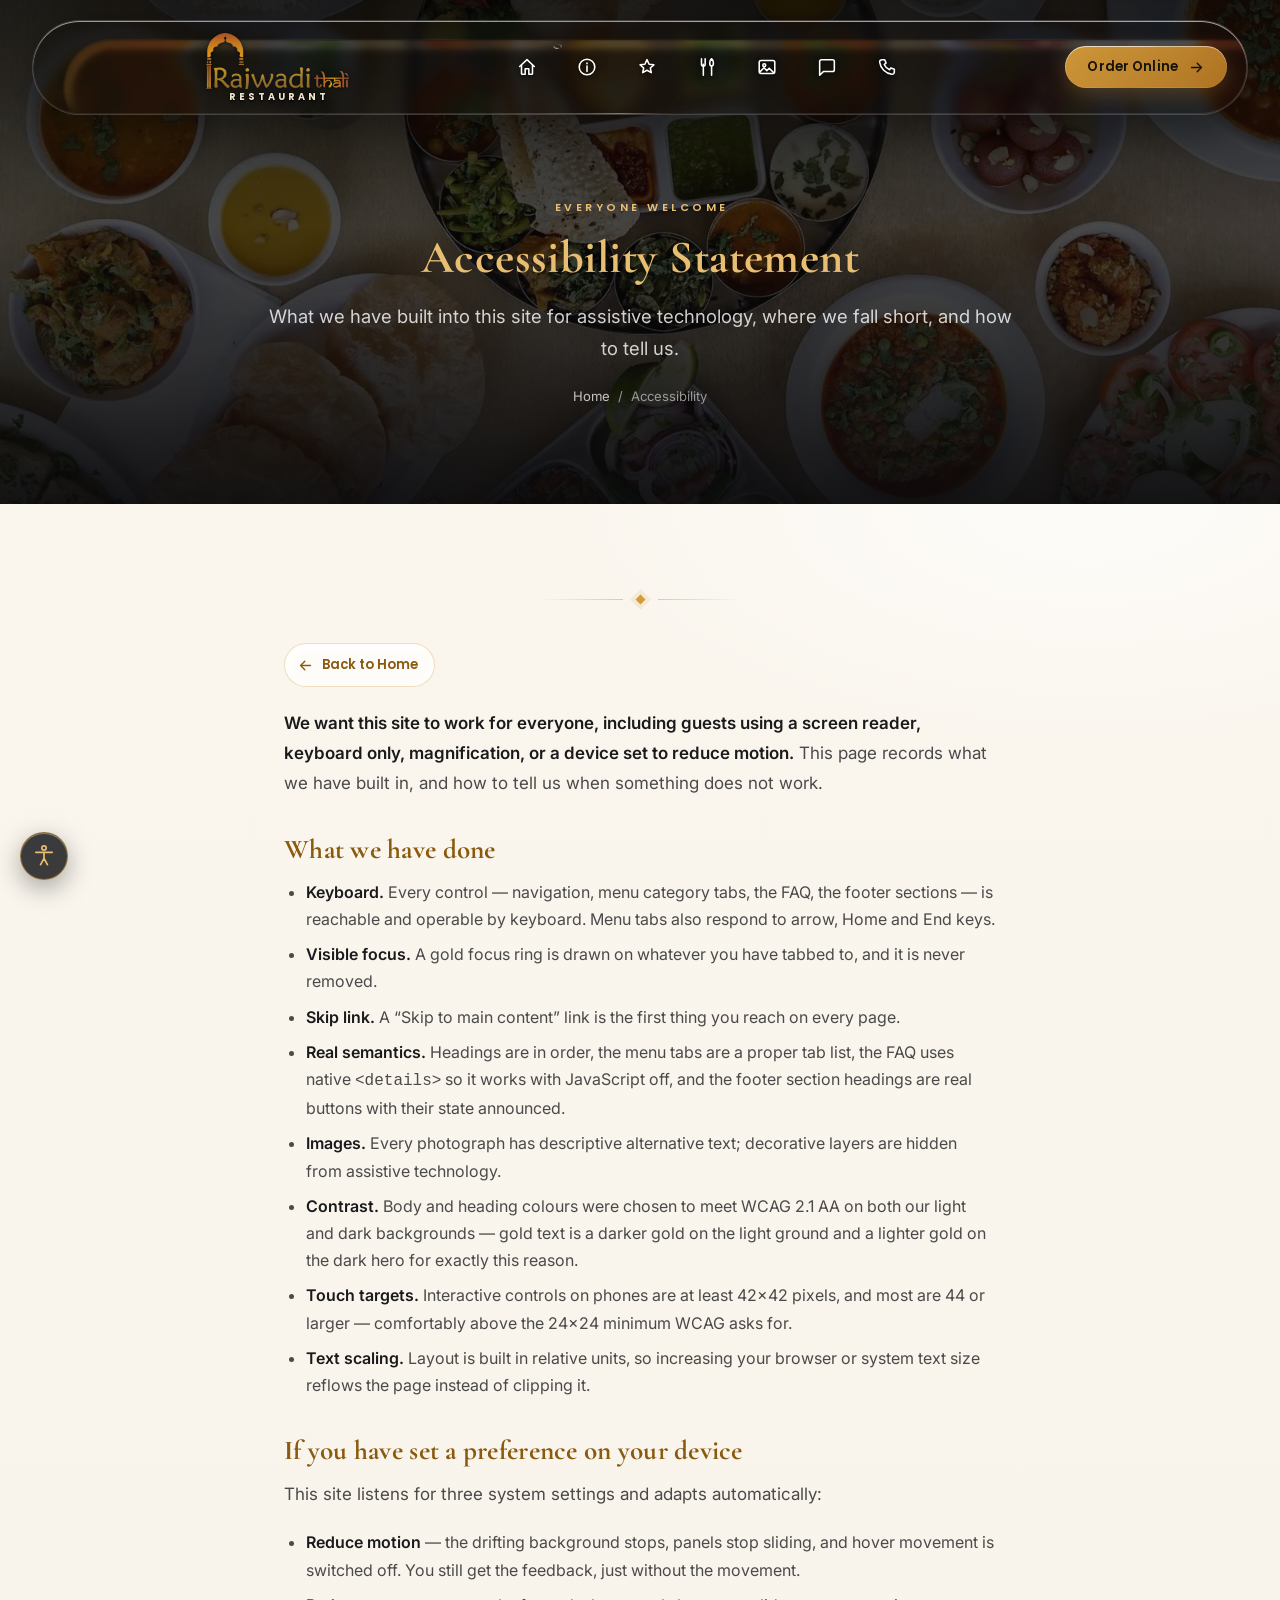
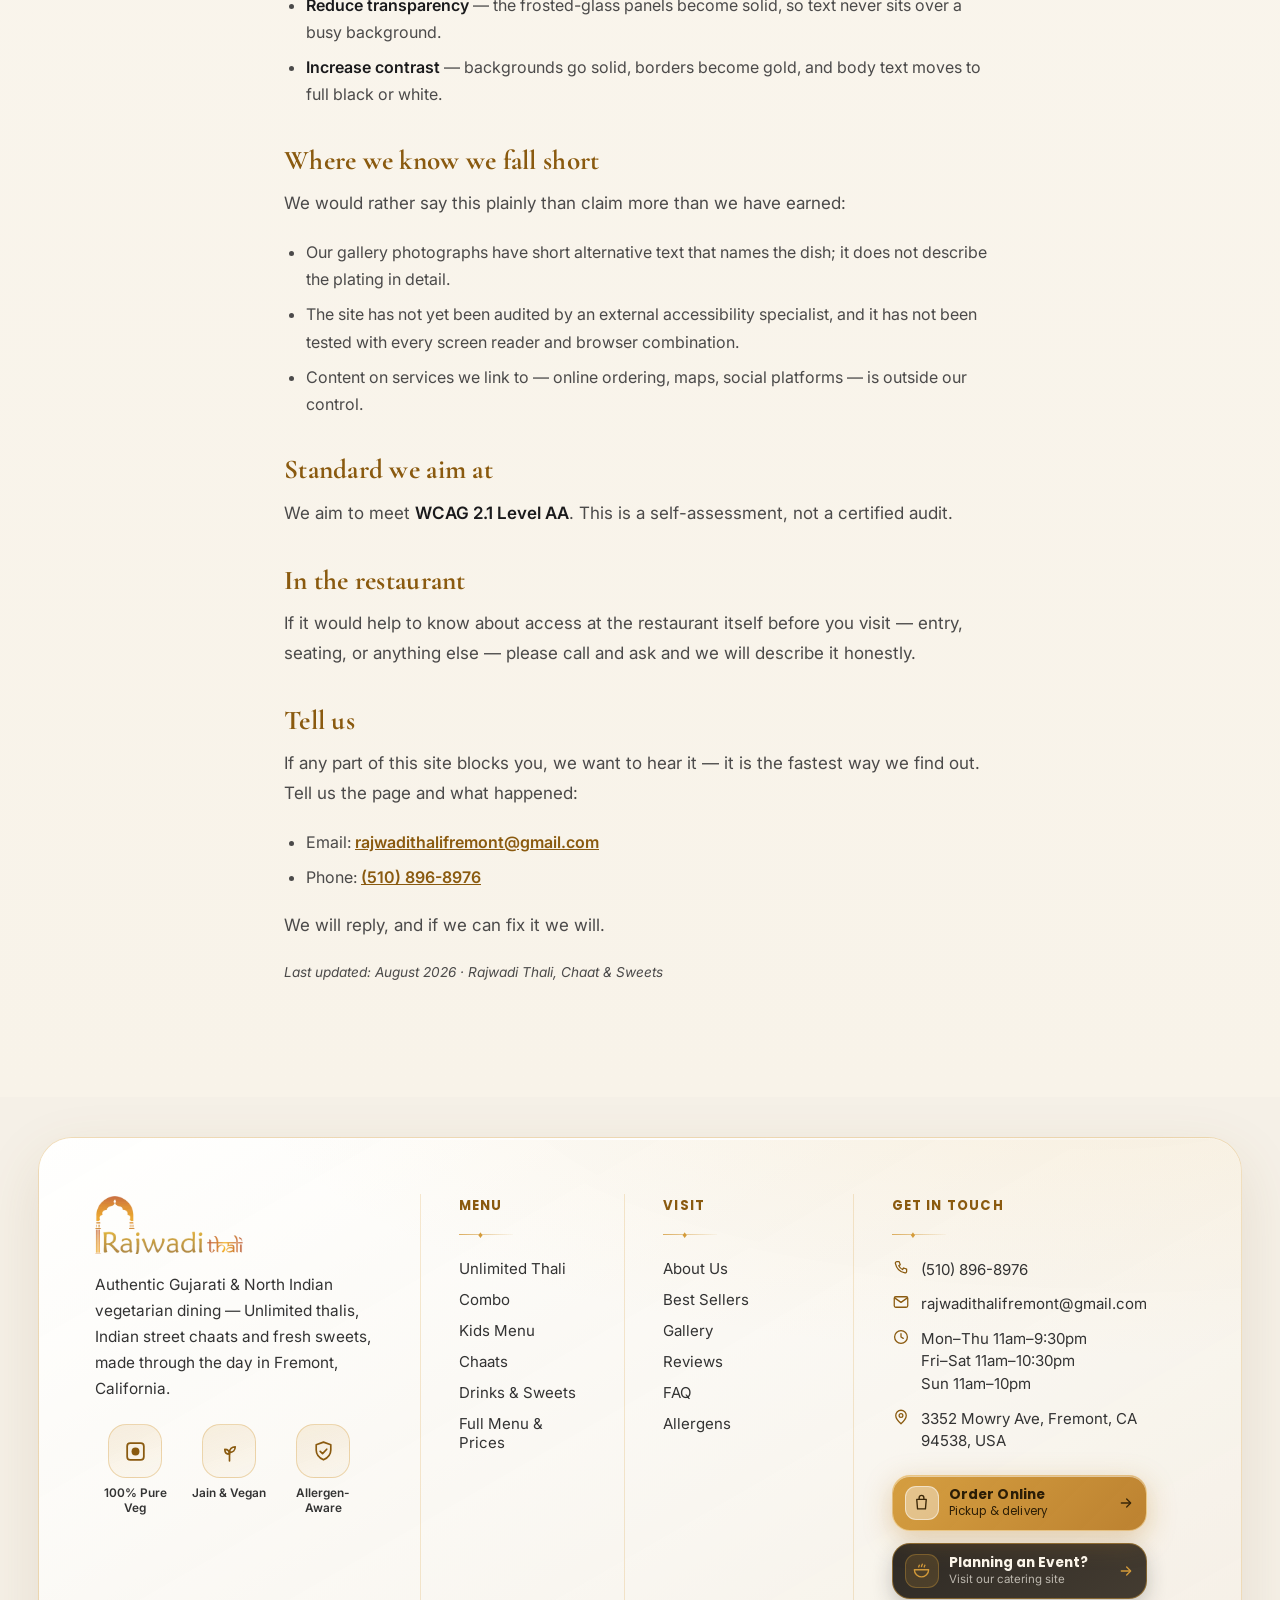
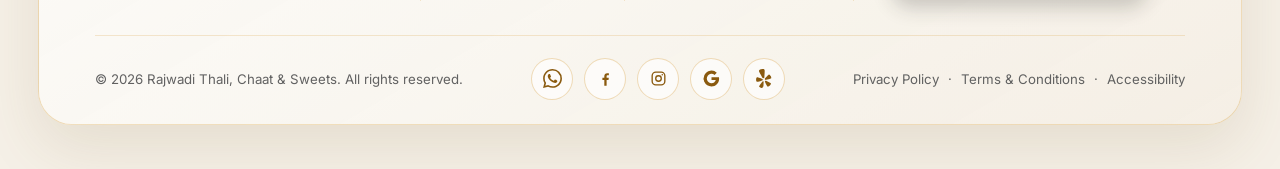
<file: site/accessibility.html>
<!DOCTYPE html>
<html lang="en">
<head>
<meta charset="utf-8">
<meta name="viewport" content="width=device-width, initial-scale=1">
<script>/* Saved accessibility preferences, re-applied BEFORE first paint — a reader
who chose bigger text or high contrast must never see one frame of the default.
Kept inline and dependency-free for that reason. 'rt-a11y' is the same key the
catering site uses, so preferences carry across the two sites. */
try{var _a=JSON.parse(localStorage.getItem('rt-a11y')||'{}'),_r=document.documentElement;
['text','line','align','contrast'].forEach(function(k){if(_a[k]){_r.setAttribute('data-a11y-'+k,_a[k]);}});
['font','gray','noimg','motion','links'].forEach(function(k){if(_a[k]){_r.classList.add('a11y-'+k);}});}catch(e){}</script>
<title>Accessibility – Rajwadi Thali, Chaat &amp; Sweets</title>
<meta name="description" content="Accessibility statement for Rajwadi Thali, Chaat &amp; Sweets — keyboard support, contrast, reduced motion, and how to report a barrier.">
<meta name="theme-color" content="#08080A">
<link rel="icon" href="/favicon.ico" sizes="16x16 32x32 48x48">
<link rel="icon" type="image/png" sizes="32x32" href="assets/img/icon-32.png">
<link rel="icon" type="image/png" sizes="48x48" href="assets/img/icon-48.png">
<link rel="icon" type="image/png" sizes="96x96" href="assets/img/icon-96.png">
<!-- 192 is the one Google Search reads: square, and a multiple of 48 -->
<link rel="icon" type="image/png" sizes="192x192" href="assets/img/icon-192.png">
<link rel="apple-touch-icon" sizes="180x180" href="assets/img/apple-touch-icon.png">
<link rel="manifest" href="site.webmanifest" crossorigin="use-credentials">
<meta name="apple-mobile-web-app-capable" content="yes">
<meta name="apple-mobile-web-app-status-bar-style" content="black-translucent">
<meta name="apple-mobile-web-app-title" content="Rajwadi Thali">
<meta name="mobile-web-app-capable" content="yes">
<meta property="og:type" content="article">
<meta property="og:site_name" content="Rajwadi Thali, Chaat &amp; Sweets">
<meta property="og:title" content="Accessibility – Rajwadi Thali, Chaat &amp; Sweets">
<meta property="og:description" content="Accessibility statement for Rajwadi Thali, Chaat &amp; Sweets — keyboard support, contrast, reduced motion, and how to report a barrier.">
<meta property="og:url" content="https://www.rajwadi-thali.com/accessibility.html">
<meta property="og:locale" content="en_US">
<meta property="og:image" content="https://www.rajwadi-thali.com/assets/img/og-image.jpg">
<meta property="og:image:width" content="1200">
<meta property="og:image:height" content="630">
<meta property="og:image:alt" content="A Gujarati thali spread at Rajwadi Thali, Chaat &amp; Sweets in Fremont, California">
<meta name="twitter:card" content="summary_large_image">
<meta name="twitter:title" content="Accessibility – Rajwadi Thali, Chaat &amp; Sweets">
<meta name="twitter:description" content="Accessibility statement for Rajwadi Thali, Chaat &amp; Sweets — keyboard support, contrast, reduced motion, and how to report a barrier.">
<meta name="twitter:image" content="https://www.rajwadi-thali.com/assets/img/og-image.jpg">
<meta name="robots" content="noindex, follow">
<meta name="geo.region" content="US-CA">
<meta name="geo.placename" content="Fremont, California">
<link rel="canonical" href="https://www.rajwadi-thali.com/accessibility.html">
<link rel="preconnect" href="https://fonts.googleapis.com">
<link rel="preconnect" href="https://fonts.gstatic.com" crossorigin>
<link href="https://fonts.googleapis.com/css2?family=Cormorant+Garamond:ital,wght@0,500;0,600;0,700;1,600&amp;family=Inter:wght@400;500;600&amp;family=Poppins:wght@500;600;700&amp;display=swap" rel="stylesheet">
<script type="application/ld+json">
{
 "@context": "https://schema.org",
 "@graph": [
  {
   "@type": "BreadcrumbList",
   "itemListElement": [
    {
     "@type": "ListItem",
     "position": 1,
     "name": "Home",
     "item": "https://www.rajwadi-thali.com/"
    },
    {
     "@type": "ListItem",
     "position": 2,
     "name": "Accessibility",
     "item": "https://www.rajwadi-thali.com/accessibility.html"
    }
   ]
  },
  {
   "@type": "WebPage",
   "@id": "https://www.rajwadi-thali.com/accessibility.html",
   "url": "https://www.rajwadi-thali.com/accessibility.html",
   "name": "Accessibility Statement",
   "inLanguage": "en-US",
   "isPartOf": {
    "@id": "https://www.rajwadi-thali.com/#website"
   },
   "about": {
    "@id": "https://www.rajwadi-thali.com/#restaurant"
   }
  }
 ]
}
</script>
<link rel="stylesheet" href="assets/css/styles.css?v=d94bc2c5">
</head>
<body>

<a class="skip-link" href="#main">Skip to main content</a>

<!-- ============ FLOATING LIQUID GLASS NAV (geometry 1:1 with rajwadicatering.com) ============ -->
<nav id="nav" class="nav-liquid nav-theme-dark" aria-label="Primary">
  <span class="nav-noise" aria-hidden="true"></span>
  <span class="nav-sheen" aria-hidden="true"></span>
  <a href="index.html" class="logo-link logo-chip" aria-label="Rajwadi Thali — Home"><picture><source type="image/webp" srcset="assets/img/logo.webp"><img class="logo-img" src="assets/img/logo.png" alt="Rajwadi Thali logo" width="143" height="56" fetchpriority="high"></picture><span class="logo-tagline" aria-hidden="true">Restaurant</span></a>
  <ul class="nav-links" id="navLinks">
    <span class="nav-active-pill" id="navActivePill" aria-hidden="true"></span>
    <li><a href="index.html" class="nav-link" data-section="top"><span class="nav-ico" aria-hidden="true"><svg viewBox="0 0 24 24" fill="none" stroke="currentColor" stroke-width="1.7" stroke-linecap="round" stroke-linejoin="round"><path d="M4 11.5 12 4l8 7.5"/><path d="M6 10v9a1 1 0 0 0 1 1h3v-6h4v6h3a1 1 0 0 0 1-1v-9"/></svg></span><span class="nav-label">Home</span></a></li>
    <li><a href="index.html#about" class="nav-link" data-section="about"><span class="nav-ico" aria-hidden="true"><svg viewBox="0 0 24 24" fill="none" stroke="currentColor" stroke-width="1.7" stroke-linecap="round" stroke-linejoin="round"><circle cx="12" cy="12" r="8.5"/><path d="M12 11v6M12 7.6v.9"/></svg></span><span class="nav-label">About</span></a></li>
    <li><a href="index.html#featured" class="nav-link" data-section="featured"><span class="nav-ico" aria-hidden="true"><svg viewBox="0 0 24 24" fill="none" stroke="currentColor" stroke-width="1.7" stroke-linecap="round" stroke-linejoin="round"><path d="m12 4 2.3 5 5.2.6-3.9 3.5 1.1 5.1L12 15.6 7.3 18.2l1.1-5.1L4.5 9.6 9.7 9Z"/></svg></span><span class="nav-label">Best Sellers</span></a></li>
    <li><a href="index.html#menu" class="nav-link" data-section="menu"><span class="nav-ico" aria-hidden="true"><svg viewBox="0 0 24 24" fill="none" stroke="currentColor" stroke-width="1.7" stroke-linecap="round" stroke-linejoin="round"><path d="M6 3v6a2 2 0 0 0 4 0V3"/><path d="M8 9v12"/><path d="M17 3c-1.5 1-2 3-2 5s1 3 2 3 2-1 2-3-.5-4-2-5Z"/><path d="M17 11v10"/></svg></span><span class="nav-label">Dine-In Menu</span></a></li>
    <li><a href="index.html#gallery" class="nav-link" data-section="gallery"><span class="nav-ico" aria-hidden="true"><svg viewBox="0 0 24 24" fill="none" stroke="currentColor" stroke-width="1.7" stroke-linecap="round" stroke-linejoin="round"><rect x="3.5" y="5" width="17" height="14" rx="2"/><circle cx="9" cy="10" r="1.6"/><path d="m4.5 17 4.2-4.2 3.1 3.1 2.6-2.6 5.1 5.1"/></svg></span><span class="nav-label">Gallery</span></a></li>
    <li><a href="index.html#reviews" class="nav-link" data-section="reviews"><span class="nav-ico" aria-hidden="true"><svg viewBox="0 0 24 24" fill="none" stroke="currentColor" stroke-width="1.7" stroke-linecap="round" stroke-linejoin="round"><path d="M20 15a2 2 0 0 1-2 2H8l-4 4V6a2 2 0 0 1 2-2h12a2 2 0 0 1 2 2Z"/></svg></span><span class="nav-label">Reviews</span></a></li>
    <li><a href="index.html#contact" class="nav-link" data-section="contact"><span class="nav-ico" aria-hidden="true"><svg viewBox="0 0 24 24" fill="none" stroke="currentColor" stroke-width="1.7" stroke-linecap="round" stroke-linejoin="round"><path d="M6.5 4h3l1.5 3.8-2 1.4a11 11 0 0 0 5.8 5.8l1.4-2L20 14.5v3a2.5 2.5 0 0 1-2.7 2.5A15.5 15.5 0 0 1 4 6.7 2.5 2.5 0 0 1 6.5 4Z"/></svg></span><span class="nav-label">Contact</span></a></li>
  </ul>
  <div class="nav-cta">
    <a href="https://order.online/business/-480570/en-US" target="_blank" rel="noopener" class="btn btn-gold nav-cta-btn">Order Online<span class="nav-cta-arrow" aria-hidden="true"><svg viewBox="0 0 24 24" fill="none" stroke="currentColor" stroke-width="2" stroke-linecap="round" stroke-linejoin="round"><path d="M5 12h13"/><path d="m13 6 6 6-6 6"/></svg></span></a>
    <button id="navToggle" class="nav-toggle" aria-expanded="false" aria-controls="navMobile" aria-label="Toggle navigation menu">
      <span></span><span></span><span></span>
    </button>
  </div>
</nav>
<button id="navBackdrop" class="nav-backdrop" tabindex="-1" aria-hidden="true"></button>
<div id="navMobile" class="nav-mobile nav-liquid nav-theme-dark" aria-hidden="true">
  <span class="nav-noise" aria-hidden="true"></span>
  <div class="nav-mobile-links">
    <a href="index.html" class="nav-mobile-link" data-section="top"><span class="nav-ico" aria-hidden="true"><svg viewBox="0 0 24 24" fill="none" stroke="currentColor" stroke-width="1.7" stroke-linecap="round" stroke-linejoin="round"><path d="M4 11.5 12 4l8 7.5"/><path d="M6 10v9a1 1 0 0 0 1 1h3v-6h4v6h3a1 1 0 0 0 1-1v-9"/></svg></span><span class="nav-label">Home</span><span class="nav-mobile-chev" aria-hidden="true"><svg viewBox="0 0 24 24" fill="none" stroke="currentColor" stroke-width="2" stroke-linecap="round" stroke-linejoin="round"><path d="m9 6 6 6-6 6"/></svg></span></a>
    <a href="index.html#about" class="nav-mobile-link" data-section="about"><span class="nav-ico" aria-hidden="true"><svg viewBox="0 0 24 24" fill="none" stroke="currentColor" stroke-width="1.7" stroke-linecap="round" stroke-linejoin="round"><circle cx="12" cy="12" r="8.5"/><path d="M12 11v6M12 7.6v.9"/></svg></span><span class="nav-label">About</span><span class="nav-mobile-chev" aria-hidden="true"><svg viewBox="0 0 24 24" fill="none" stroke="currentColor" stroke-width="2" stroke-linecap="round" stroke-linejoin="round"><path d="m9 6 6 6-6 6"/></svg></span></a>
    <a href="index.html#featured" class="nav-mobile-link" data-section="featured"><span class="nav-ico" aria-hidden="true"><svg viewBox="0 0 24 24" fill="none" stroke="currentColor" stroke-width="1.7" stroke-linecap="round" stroke-linejoin="round"><path d="m12 4 2.3 5 5.2.6-3.9 3.5 1.1 5.1L12 15.6 7.3 18.2l1.1-5.1L4.5 9.6 9.7 9Z"/></svg></span><span class="nav-label">Best Sellers</span><span class="nav-mobile-chev" aria-hidden="true"><svg viewBox="0 0 24 24" fill="none" stroke="currentColor" stroke-width="2" stroke-linecap="round" stroke-linejoin="round"><path d="m9 6 6 6-6 6"/></svg></span></a>
    <a href="index.html#menu" class="nav-mobile-link" data-section="menu"><span class="nav-ico" aria-hidden="true"><svg viewBox="0 0 24 24" fill="none" stroke="currentColor" stroke-width="1.7" stroke-linecap="round" stroke-linejoin="round"><path d="M6 3v6a2 2 0 0 0 4 0V3"/><path d="M8 9v12"/><path d="M17 3c-1.5 1-2 3-2 5s1 3 2 3 2-1 2-3-.5-4-2-5Z"/><path d="M17 11v10"/></svg></span><span class="nav-label">Dine-In Menu</span><span class="nav-mobile-chev" aria-hidden="true"><svg viewBox="0 0 24 24" fill="none" stroke="currentColor" stroke-width="2" stroke-linecap="round" stroke-linejoin="round"><path d="m9 6 6 6-6 6"/></svg></span></a>
    <a href="index.html#gallery" class="nav-mobile-link" data-section="gallery"><span class="nav-ico" aria-hidden="true"><svg viewBox="0 0 24 24" fill="none" stroke="currentColor" stroke-width="1.7" stroke-linecap="round" stroke-linejoin="round"><rect x="3.5" y="5" width="17" height="14" rx="2"/><circle cx="9" cy="10" r="1.6"/><path d="m4.5 17 4.2-4.2 3.1 3.1 2.6-2.6 5.1 5.1"/></svg></span><span class="nav-label">Gallery</span><span class="nav-mobile-chev" aria-hidden="true"><svg viewBox="0 0 24 24" fill="none" stroke="currentColor" stroke-width="2" stroke-linecap="round" stroke-linejoin="round"><path d="m9 6 6 6-6 6"/></svg></span></a>
    <a href="index.html#reviews" class="nav-mobile-link" data-section="reviews"><span class="nav-ico" aria-hidden="true"><svg viewBox="0 0 24 24" fill="none" stroke="currentColor" stroke-width="1.7" stroke-linecap="round" stroke-linejoin="round"><path d="M20 15a2 2 0 0 1-2 2H8l-4 4V6a2 2 0 0 1 2-2h12a2 2 0 0 1 2 2Z"/></svg></span><span class="nav-label">Reviews</span><span class="nav-mobile-chev" aria-hidden="true"><svg viewBox="0 0 24 24" fill="none" stroke="currentColor" stroke-width="2" stroke-linecap="round" stroke-linejoin="round"><path d="m9 6 6 6-6 6"/></svg></span></a>
    <a href="index.html#contact" class="nav-mobile-link" data-section="contact"><span class="nav-ico" aria-hidden="true"><svg viewBox="0 0 24 24" fill="none" stroke="currentColor" stroke-width="1.7" stroke-linecap="round" stroke-linejoin="round"><path d="M6.5 4h3l1.5 3.8-2 1.4a11 11 0 0 0 5.8 5.8l1.4-2L20 14.5v3a2.5 2.5 0 0 1-2.7 2.5A15.5 15.5 0 0 1 4 6.7 2.5 2.5 0 0 1 6.5 4Z"/></svg></span><span class="nav-label">Contact</span><span class="nav-mobile-chev" aria-hidden="true"><svg viewBox="0 0 24 24" fill="none" stroke="currentColor" stroke-width="2" stroke-linecap="round" stroke-linejoin="round"><path d="m9 6 6 6-6 6"/></svg></span></a>
  </div>
  <a href="https://order.online/business/-480570/en-US" target="_blank" rel="noopener" class="btn btn-gold nav-mobile-cta">Order Online<span class="nav-cta-arrow" aria-hidden="true"><svg viewBox="0 0 24 24" fill="none" stroke="currentColor" stroke-width="2" stroke-linecap="round" stroke-linejoin="round"><path d="M5 12h13"/><path d="m13 6 6 6-6 6"/></svg></span></a>
</div>

<main id="main">
<section class="page-hero">
  <div class="page-hero-inner">
    <span class="eyebrow">Everyone Welcome</span>
    <h1>Accessibility Statement</h1>
    <p>What we have built into this site for assistive technology, where we fall short, and how to tell us.</p>
    <div class="breadcrumb"><a href="index.html">Home</a> &nbsp;/&nbsp; Accessibility</div>
  </div>
</section>
<section class="section section--light band">
    <div class="section-seam" aria-hidden="true"><span></span></div>
  <div class="legal-prose">
    <a class="page-back" href="index.html"><span class="page-back-ico" aria-hidden="true"><svg viewBox="0 0 24 24" fill="none" stroke="currentColor" stroke-width="2" stroke-linecap="round" stroke-linejoin="round"><path d="M19 12H6"/><path d="m11 18-6-6 6-6"/></svg></span><span class="page-back-txt">Back to Home</span></a>
    <p><strong>We want this site to work for everyone, including guests using a screen reader, keyboard only, magnification, or a device set to reduce motion.</strong> This page records what we have built in, and how to tell us when something does not work.</p>
    <h2>What we have done</h2>
    <ul>
      <li><strong>Keyboard.</strong> Every control &mdash; navigation, menu category tabs, the FAQ, the footer sections &mdash; is reachable and operable by keyboard. Menu tabs also respond to arrow, Home and End keys.</li>
      <li><strong>Visible focus.</strong> A gold focus ring is drawn on whatever you have tabbed to, and it is never removed.</li>
      <li><strong>Skip link.</strong> A &ldquo;Skip to main content&rdquo; link is the first thing you reach on every page.</li>
      <li><strong>Real semantics.</strong> Headings are in order, the menu tabs are a proper tab list, the FAQ uses native <code>&lt;details&gt;</code> so it works with JavaScript off, and the footer section headings are real buttons with their state announced.</li>
      <li><strong>Images.</strong> Every photograph has descriptive alternative text; decorative layers are hidden from assistive technology.</li>
      <li><strong>Contrast.</strong> Body and heading colours were chosen to meet WCAG 2.1 AA on both our light and dark backgrounds &mdash; gold text is a darker gold on the light ground and a lighter gold on the dark hero for exactly this reason.</li>
      <li><strong>Touch targets.</strong> Interactive controls on phones are at least 42&times;42 pixels, and most are 44 or larger &mdash; comfortably above the 24&times;24 minimum WCAG asks for.</li>
      <li><strong>Text scaling.</strong> Layout is built in relative units, so increasing your browser or system text size reflows the page instead of clipping it.</li>
    </ul>
    <h2>If you have set a preference on your device</h2>
    <p>This site listens for three system settings and adapts automatically:</p>
    <ul>
      <li><strong>Reduce motion</strong> &mdash; the drifting background stops, panels stop sliding, and hover movement is switched off. You still get the feedback, just without the movement.</li>
      <li><strong>Reduce transparency</strong> &mdash; the frosted-glass panels become solid, so text never sits over a busy background.</li>
      <li><strong>Increase contrast</strong> &mdash; backgrounds go solid, borders become gold, and body text moves to full black or white.</li>
    </ul>
    <h2>Where we know we fall short</h2>
    <p>We would rather say this plainly than claim more than we have earned:</p>
    <ul>
      <li>Our gallery photographs have short alternative text that names the dish; it does not describe the plating in detail.</li>
      <li>The site has not yet been audited by an external accessibility specialist, and it has not been tested with every screen reader and browser combination.</li>
      <li>Content on services we link to &mdash; online ordering, maps, social platforms &mdash; is outside our control.</li>
    </ul>
    <h2>Standard we aim at</h2>
    <p>We aim to meet <strong>WCAG 2.1 Level AA</strong>. This is a self-assessment, not a certified audit.</p>
    <h2>In the restaurant</h2>
    <p>If it would help to know about access at the restaurant itself before you visit &mdash; entry, seating, or anything else &mdash; please call and ask and we will describe it honestly.</p>
    <h2>Tell us</h2>
    <p>If any part of this site blocks you, we want to hear it &mdash; it is the fastest way we find out. Tell us the page and what happened:</p>
    <ul>
      <li>Email: <a href="mailto:rajwadithalifremont@gmail.com">rajwadithalifremont@gmail.com</a></li>
      <li>Phone: <a href="tel:+15108968976">(510) 896-8976</a></li>
    </ul>
    <p>We will reply, and if we can fix it we will.</p>
    <p class="legal-updated">Last updated: August 2026 &middot; Rajwadi Thali, Chaat &amp; Sweets</p>
  </div>
</section>
</main>

<footer id="contact">
  <div class="footer-panel">
    <span class="footer-shine" aria-hidden="true"></span>
    <div class="footer-grid">
      <div class="footer-brand">
        <div class="logo-chip"><picture><source type="image/webp" srcset="assets/img/logo.webp"><img class="footer-logo" src="assets/img/logo.png" alt="Rajwadi Thali logo" width="148" height="58" loading="lazy" decoding="async"></picture></div>
        <p class="footer-desc">Authentic Gujarati &amp; North Indian vegetarian dining &mdash; Unlimited thalis, Indian street chaats and fresh sweets, made through the day in Fremont, California.</p>
        <div class="footer-badges">
          <div class="footer-badge"><span class="footer-badge-ico"><svg viewBox="0 0 24 24" fill="none" stroke="currentColor" stroke-width="1.7" stroke-linecap="round" stroke-linejoin="round"><rect x="4" y="4" width="16" height="16" rx="3"/><circle cx="12" cy="12" r="3.8" fill="currentColor" stroke="none"/></svg></span><span class="footer-badge-label">100% Pure Veg</span></div>
          <div class="footer-badge"><span class="footer-badge-ico"><svg viewBox="0 0 24 24" fill="none" stroke="currentColor" stroke-width="1.6" stroke-linecap="round" stroke-linejoin="round"><path d="M12 21v-8"/><path d="M12 13c0-3.3 2.2-5.5 5.5-5.5C17.5 10.8 15.3 13 12 13Z"/><path d="M12 14.5c0-2.7-1.8-4.5-4.5-4.5C7.5 12.7 9.3 14.5 12 14.5Z"/></svg></span><span class="footer-badge-label">Jain &amp; Vegan</span></div>
          <a class="footer-badge" href="allergens.html"><span class="footer-badge-ico"><svg viewBox="0 0 24 24" fill="none" stroke="currentColor" stroke-width="1.6" stroke-linecap="round" stroke-linejoin="round"><path d="M12 3 5 5.6v4.9c0 4.3 3 7.6 7 9.5 4-1.9 7-5.2 7-9.5V5.6L12 3Z"/><path d="m8.8 11.8 2.3 2.3 4-4.3"/></svg></span><span class="footer-badge-label">Allergen-Aware</span></a>
        </div>
      </div>
      <div class="footer-col"><h2 class="footer-heading">Menu</h2><button type="button" class="footer-h" aria-expanded="false" aria-controls="footer-menu"><span class="footer-h-ico" aria-hidden="true"><svg viewBox="0 0 24 24" fill="none" stroke="currentColor" stroke-width="1.6" stroke-linecap="round" stroke-linejoin="round"><path d="M6 3v6a2 2 0 0 0 4 0V3"/><path d="M8 9v12"/><path d="M17 3c-1.5 1-2 3-2 5s1 3 2 3 2-1 2-3-.5-4-2-5Z"/><path d="M17 11v10"/></svg></span><span class="footer-h-txt">Menu</span><span class="footer-h-chev" aria-hidden="true"><svg viewBox="0 0 24 24" fill="none" stroke="currentColor" stroke-width="2" stroke-linecap="round" stroke-linejoin="round"><path d="m6 9 6 6 6-6"/></svg></span></button><span class="footer-hr" aria-hidden="true"></span><div id="footer-menu" class="footer-col-body"><ul><li><a href="index.html#menu?tab=thali">Unlimited Thali</a></li><li><a href="index.html#menu?tab=combo">Combo</a></li><li><a href="index.html#menu?tab=kids">Kids Menu</a></li><li><a href="index.html#menu?tab=chaats">Chaats</a></li><li><a href="index.html#menu?tab=drinks">Drinks &amp; Sweets</a></li><li><a href="menu.html">Full Menu &amp; Prices</a></li></ul></div></div>
      <div class="footer-col"><h2 class="footer-heading">Visit</h2><button type="button" class="footer-h" aria-expanded="false" aria-controls="footer-visit"><span class="footer-h-ico" aria-hidden="true"><svg viewBox="0 0 24 24" fill="none" stroke="currentColor" stroke-width="1.6" stroke-linecap="round" stroke-linejoin="round"><path d="m12 4 2.3 5 5.2.6-3.9 3.5 1.1 5.1L12 15.6 7.3 18.2l1.1-5.1L4.5 9.6 9.7 9Z"/></svg></span><span class="footer-h-txt">Visit</span><span class="footer-h-chev" aria-hidden="true"><svg viewBox="0 0 24 24" fill="none" stroke="currentColor" stroke-width="2" stroke-linecap="round" stroke-linejoin="round"><path d="m6 9 6 6 6-6"/></svg></span></button><span class="footer-hr" aria-hidden="true"></span><div id="footer-visit" class="footer-col-body"><ul><li><a href="index.html#about">About Us</a></li><li><a href="index.html#featured">Best Sellers</a></li><li><a href="index.html#gallery">Gallery</a></li><li><a href="index.html#reviews">Reviews</a></li><li><a href="index.html#faq">FAQ</a></li><li><a href="allergens.html">Allergens</a></li></ul></div></div>
      <div class="footer-col footer-contact footer-open"><h2 class="footer-heading">Get In Touch</h2><button type="button" class="footer-h" aria-expanded="true" aria-controls="footer-contact"><span class="footer-h-ico" aria-hidden="true"><svg viewBox="0 0 24 24" fill="none" stroke="currentColor" stroke-width="1.7" stroke-linecap="round" stroke-linejoin="round"><path d="M6.5 3.5h3l1.5 4-2 1.5a11 11 0 0 0 5 5l1.5-2 4 1.5v3a2 2 0 0 1-2.2 2A16.5 16.5 0 0 1 4.5 5.7 2 2 0 0 1 6.5 3.5Z"/></svg></span><span class="footer-h-txt">Get In Touch</span><span class="footer-h-chev" aria-hidden="true"><svg viewBox="0 0 24 24" fill="none" stroke="currentColor" stroke-width="2" stroke-linecap="round" stroke-linejoin="round"><path d="m6 9 6 6 6-6"/></svg></span></button><span class="footer-hr" aria-hidden="true"></span><div id="footer-contact" class="footer-col-body">
        <ul class="footer-contact-list">
          <li><a class="footer-cinfo" href="tel:+15108968976"><span class="footer-ico"><svg viewBox="0 0 24 24" fill="none" stroke="currentColor" stroke-width="1.7" stroke-linecap="round" stroke-linejoin="round"><path d="M6.5 3.5h3l1.5 4-2 1.5a11 11 0 0 0 5 5l1.5-2 4 1.5v3a2 2 0 0 1-2.2 2A16.5 16.5 0 0 1 4.5 5.7 2 2 0 0 1 6.5 3.5Z"/></svg></span>(510) 896-8976</a></li>
          <li><a class="footer-cinfo" href="mailto:rajwadithalifremont@gmail.com"><span class="footer-ico"><svg viewBox="0 0 24 24" fill="none" stroke="currentColor" stroke-width="1.7" stroke-linecap="round" stroke-linejoin="round"><rect x="3" y="5" width="18" height="14" rx="2"/><path d="m3.5 6.5 8.5 6 8.5-6"/></svg></span>rajwadithalifremont@gmail.com</a></li>
          <li><a class="footer-cinfo" href="index.html#faq"><span class="footer-ico"><svg viewBox="0 0 24 24" fill="none" stroke="currentColor" stroke-width="1.7" stroke-linecap="round" stroke-linejoin="round"><circle cx="12" cy="12" r="8.5"/><path d="M12 7.5V12l3 1.8"/></svg></span><span>Mon&ndash;Thu 11am&ndash;9:30pm<br>Fri&ndash;Sat 11am&ndash;10:30pm<br>Sun 11am&ndash;10pm</span></a></li>
          <li><a class="footer-cinfo footer-addr" href="https://www.google.com/maps/search/?api=1&amp;query=3352%20Mowry%20Ave%2C%20Fremont%2C%20CA%2094538%2C%20USA" target="_blank" rel="noopener" aria-label="Open 3352 Mowry Ave, Fremont, CA 94538, USA in Google Maps"><span class="footer-ico"><svg viewBox="0 0 24 24" fill="none" stroke="currentColor" stroke-width="1.7" stroke-linecap="round" stroke-linejoin="round"><path d="M12 21s7-6.2 7-11a7 7 0 0 0-14 0c0 4.8 7 11 7 11Z"/><circle cx="12" cy="10" r="2.5"/></svg></span><span>3352 Mowry Ave, Fremont, CA 94538, USA</span></a></li>
        </ul>
        <a href="https://order.online/business/-480570/en-US" target="_blank" rel="noopener" class="footer-cta glass-gold"><span class="footer-cta-ico" aria-hidden="true"><svg viewBox="0 0 24 24" fill="none" stroke="currentColor" stroke-width="1.7" stroke-linecap="round" stroke-linejoin="round"><path d="M6 8h12l-1 12H7L6 8Z"/><path d="M9 8V6a3 3 0 0 1 6 0v2"/></svg></span><span class="footer-cta-txt"><span class="footer-cta-t">Order Online</span><span class="footer-cta-d">Pickup &amp; delivery</span></span><span class="footer-cta-arrow" aria-hidden="true"><svg viewBox="0 0 24 24" fill="none" stroke="currentColor" stroke-width="2" stroke-linecap="round" stroke-linejoin="round"><path d="M5 12h13"/><path d="m13 6 6 6-6 6"/></svg></span></a>
        <a class="footer-rest-cta" href="https://www.rajwadicatering.com" target="_blank" rel="noopener" aria-label="Planning an event? Visit our catering website (opens in a new tab)"><span class="footer-rest-ico" aria-hidden="true"><svg viewBox="0 0 24 24" fill="none" stroke="currentColor" stroke-width="1.7" stroke-linecap="round" stroke-linejoin="round"><path d="M3 11h18a9 9 0 0 1-9 9 9 9 0 0 1-9-9Z"/><path d="M12 7c0-1.5 1-2 1-3"/><path d="M8.5 7.5c0-1 .7-1.4.7-2.2"/><path d="M15.5 7.5c0-1 .7-1.4.7-2.2"/></svg></span><span class="footer-rest-txt"><span class="footer-rest-t">Planning an Event?</span><span class="footer-rest-d">Visit our catering site</span></span><span class="footer-rest-arrow" aria-hidden="true"><svg viewBox="0 0 24 24" fill="none" stroke="currentColor" stroke-width="2" stroke-linecap="round" stroke-linejoin="round"><path d="M5 12h13"/><path d="m13 6 6 6-6 6"/></svg></span></a>
      </div></div>
    </div>
    <div class="footer-bottom">
      <span class="footer-copy">&copy; 2026 Rajwadi Thali, Chaat &amp; Sweets. All rights reserved.</span>
      <div class="footer-social" aria-label="Social media"><a class="footer-soc" href="https://wa.me/15108968976" target="_blank" rel="noopener" aria-label="WhatsApp"><svg viewBox="0 0 24 24" fill="currentColor"><path d="M17.472 14.382c-.297-.149-1.758-.867-2.03-.967-.273-.099-.471-.148-.67.15-.197.297-.767.966-.94 1.164-.173.199-.347.223-.644.075-.297-.15-1.255-.463-2.39-1.475-.883-.788-1.48-1.761-1.653-2.059-.173-.297-.018-.458.13-.606.134-.133.298-.347.446-.52.149-.174.198-.298.298-.497.099-.198.05-.371-.025-.52-.075-.149-.669-1.612-.916-2.207-.242-.579-.487-.5-.669-.51-.173-.008-.371-.01-.57-.01-.198 0-.52.074-.792.372-.272.297-1.04 1.016-1.04 2.479 0 1.462 1.065 2.875 1.213 3.074.149.198 2.096 3.2 5.077 4.487.709.306 1.262.489 1.694.625.712.227 1.36.195 1.871.118.571-.085 1.758-.719 2.006-1.413.248-.694.248-1.289.173-1.413-.074-.124-.272-.198-.57-.347m-5.421 7.403h-.004a9.87 9.87 0 01-5.031-1.378l-.361-.214-3.741.982.998-3.648-.235-.374a9.86 9.86 0 01-1.51-5.26c.001-5.45 4.436-9.884 9.888-9.884 2.64 0 5.122 1.03 6.988 2.898a9.825 9.825 0 012.893 6.994c-.003 5.45-4.437 9.884-9.885 9.884m8.413-18.297A11.815 11.815 0 0012.05 0C5.495 0 .16 5.335.157 11.892c0 2.096.547 4.142 1.588 5.945L.057 24l6.305-1.654a11.882 11.882 0 005.683 1.448h.005c6.554 0 11.89-5.335 11.893-11.893a11.821 11.821 0 00-3.48-8.413Z"/></svg></a><a class="footer-soc" href="https://www.facebook.com/share/196N173pmr/?mibextid=wwXIfr" target="_blank" rel="noopener" aria-label="Facebook"><svg viewBox="0 0 24 24" fill="currentColor"><path d="M13.4 21v-7.1h2.4l.36-2.8h-2.76V9.3c0-.8.22-1.35 1.38-1.35h1.47V5.46c-.72-.08-1.44-.11-2.16-.11-2.14 0-3.6 1.3-3.6 3.7v2.05H8.1v2.8h2.4V21h2.9Z"/></svg></a><a class="footer-soc" href="https://www.instagram.com/rajwadithali?igsh=NTc4MTIwNjQ2YQ==" target="_blank" rel="noopener" aria-label="Instagram"><svg viewBox="0 0 24 24" fill="none" stroke="currentColor" stroke-width="1.7" stroke-linecap="round" stroke-linejoin="round"><rect x="4" y="4" width="16" height="16" rx="4.6"/><circle cx="12" cy="12" r="3.5"/><circle cx="16.8" cy="7.2" r="1" fill="currentColor" stroke="none"/></svg></a><a class="footer-soc" href="https://www.google.com/maps/search/Rajwadi+Thali+Chaat+%26+Sweets+Fremont+CA" target="_blank" rel="noopener" aria-label="Google"><svg viewBox="0 0 24 24" fill="currentColor"><path d="M21.6 12.2c0-.64-.06-1.25-.16-1.84H12v3.49h5.38a4.6 4.6 0 0 1-2 3.02v2.5h3.23c1.89-1.74 2.99-4.3 2.99-7.17Z"/><path d="M12 22c2.7 0 4.96-.9 6.61-2.43l-3.23-2.5c-.9.6-2.05.95-3.38.95-2.6 0-4.8-1.76-5.59-4.12H3.08v2.58A10 10 0 0 0 12 22Z"/><path d="M6.41 13.9a6 6 0 0 1 0-3.8V7.52H3.08a10 10 0 0 0 0 8.96l3.33-2.58Z"/><path d="M12 5.98c1.47 0 2.79.5 3.83 1.5l2.86-2.86A10 10 0 0 0 3.08 7.52l3.33 2.58C7.2 7.74 9.4 5.98 12 5.98Z"/></svg></a><a class="footer-soc" href="https://www.yelp.com/biz/rajwadi-thali-chaat-and-sweets-fremont-fremont" target="_blank" rel="noopener" aria-label="Yelp"><svg viewBox="0 0 24 24" fill="currentColor"><path d="M11.4 12.6 7.7 15.1l-3.7.85c-.4.09-.76.18-1.15.15-.26-.02-.51-.04-.76-.21a1.2 1.2 0 0 1-.33-.36c-.35-.55-.37-1.37-.37-2 0-.7.1-1.4.33-2.06a1.9 1.9 0 0 1 .11-.25 2.3 2.3 0 0 1 .28-.41 1.17 1.17 0 0 1 .4-.28c.14-.06.3-.09.46-.08.23 0 .51.05.91.17l.19.06 1.15.4 2.05.74 1.21.44c.22.08.44.18.64.3.17.1.33.23.45.39a1.22 1.22 0 0 1-.68 1.88l-.11.03ZM18.8 7.6a1.9 1.9 0 0 0-.2-.18 2.4 2.4 0 0 0-.44-.25 1.17 1.17 0 0 0-.48-.08c-.16 0-.31.05-.45.13-.21.1-.44.27-.74.55l-.14.14-.86.86-1.52 1.56-.9.93a4.2 4.2 0 0 0-.44.55 1.54 1.54 0 0 0-.24.55 1.22 1.22 0 0 0 1.43 1.37l.11-.02 4.78-1.1c.38-.9.76-.17 1.1-.36.22-.14.44-.27.59-.53a1.18 1.18 0 0 0 .14-.47c.07-.65-.27-1.39-.54-1.96a6.3 6.3 0 0 0-1.2-1.71ZM9 .08c-.28.03-.56.09-.83.15-.28.07-.55.14-.82.23-.87.28-2.09.8-2.3 1.8-.11.57.16 1.15.38 1.66.26.63.61 1.19.94 1.78.85 1.55 1.72 3.1 2.59 4.65.26.46.54 1.04 1.04 1.28.03.02.07.03.1.04.23.09.47.1.71.05l.04-.01c.21-.6.4-.18.56-.34l.08-.08c.35-.44.35-1.08.38-1.62.1-1.77.21-3.54.3-5.31.03-.67.1-1.34.06-2.01-.03-.56-.03-1.2-.39-1.66C11.22-.08 9.9.02 9 .08Zm2.08 15.95a1.1 1.1 0 0 0-1.23-.42 1.14 1.14 0 0 0-.15.07c-.8.04-.15.09-.22.13-.2.15-.36.34-.52.53l-.12.16-.77 1.06-1.29 1.79c-.28.39-.52.72-.7 1.01l-.11.16c-.23.36-.36.61-.42.84a1.1 1.1 0 0 0-.5.47c.2.17.8.33.16.47.5.7.1.14.15.21.5.06.11.12.18.18.06.06.13.12.21.17.53.37 1.11.64 1.72.84.51.17 1.03.27 1.57.3.09 0 .18 0 .27-.1.09-.1.17-.2.25-.4.08-.2.17-.4.25-.7.16-.6.3-.15.42-.27.11-.11.2-.25.25-.4.09-.22.15-.5.19-.92l.02-.2c.03-.34.04-.75.07-1.23.04-.73.07-1.47.09-2.2l.05-1.31c.01-.3 0-.63-.08-.93a1.4 1.4 0 0 0-.18-.4Zm8.68 2.05c-.16-.18-.39-.35-.75-.57l-.17-.1c-.3-.18-.66-.37-1.08-.6l-1.94-1.04-1.15-.61-.18-.09c-.22-.1-.46-.2-.7-.25a1.5 1.5 0 0 0-.25-.03 1.15 1.15 0 0 0-.17.01 1.11 1.11 0 0 0-.92.91c-.2.15-.1.3.1.44.6.31.2.61.34.88l.61 1.15c.34.65.69 1.3 1.04 1.94.23.42.42.78.6 1.08l.1.17c.22.36.4.58.57.75.11.11.25.19.4.25.16.05.33.07.49.05.08 0 .17-.2.25-.4.08-.2.16-.5.24-.08.09-.3.17-.7.25-.11a6.1 6.1 0 0 0 1.28-.96c.46-.45.87-.95 1.18-1.51.04-.8.08-.16.11-.25.03-.8.06-.16.08-.24.02-.8.03-.17.04-.25a1.19 1.19 0 0 0-.06-.49 1.09 1.09 0 0 0-.24-.4Z"/></svg></a></div>
      <div class="footer-legal"><a href="privacy.html">Privacy Policy</a> <i>&middot;</i> <a href="terms.html">Terms &amp; Conditions</a> <i>&middot;</i> <a href="accessibility.html">Accessibility</a></div>
    </div>
  </div>
</footer>

<!-- fixed bottom action bar — phones only (mirrors catering's .mobile-cta) -->
<div class="mobile-cta" role="navigation" aria-label="Quick actions">
  <a href="https://order.online/business/-480570/en-US" target="_blank" rel="noopener" class="btn btn-gold mobile-cta-main">Order Online</a>
  <a href="https://www.rajwadicatering.com" target="_blank" rel="noopener" class="mobile-cta-alt" aria-label="Catering and events — visit our catering website (opens in a new tab)">
    <svg viewBox="0 0 24 24" fill="none" stroke="currentColor" stroke-width="1.7" stroke-linecap="round" stroke-linejoin="round"><path d="M3 11h18a9 9 0 0 1-9 9 9 9 0 0 1-9-9Z"/><path d="M12 7c0-1.5 1-2 1-3"/><path d="M8.5 7.5c0-1 .7-1.4.7-2.2"/><path d="M15.5 7.5c0-1 .7-1.4.7-2.2"/></svg>
    Catering
  </a>
</div>


<!-- accessibility preferences — same control set and the same stored
     preferences ("rt-a11y") as rajwadicatering.com -->
<button type="button" id="a11yBtn" class="a11y-btn" aria-expanded="false" aria-controls="a11yPanel" aria-label="Accessibility options"><svg viewBox="0 0 24 24" aria-hidden="true" focusable="false"><circle cx="12" cy="4" r="2.2"/><path d="M3.8 8.3h16.4M12 8.3v6.1m0 0-3.4 6.3M12 14.4l3.4 6.3"/></svg></button>
<div id="a11yPanel" class="a11y-panel" role="dialog" aria-modal="true" aria-labelledby="a11yTitle" hidden>
  <div class="a11y-head"><span class="a11y-head-ico" aria-hidden="true"><svg viewBox="0 0 24 24" aria-hidden="true" focusable="false"><circle cx="12" cy="4" r="2.2"/><path d="M3.8 8.3h16.4M12 8.3v6.1m0 0-3.4 6.3M12 14.4l3.4 6.3"/></svg></span><h2 id="a11yTitle">Accessibility</h2><button type="button" class="a11y-x" data-a11y-close aria-label="Close accessibility options">&times;</button></div>
  <div class="a11y-body">
  <section class="a11y-group" aria-labelledby="a11yGText">
  <h3 id="a11yGText">Text</h3>
  <button type="button" class="a11y-row a11y-step-row" data-a11y-steps="text" data-a11y-names="Default size|Large|Larger|Largest" data-a11y-title="Bigger text" aria-label="Bigger text: Default size (1 of 4)"><span class="a11y-ico" aria-hidden="true"><svg viewBox="0 0 24 24" aria-hidden="true" focusable="false"><path d="M3 6.5h9M7.5 6.5v12M13.5 11h7.5M17.25 11v7.5"/></svg></span><span class="a11y-label" aria-hidden="true">Bigger text</span><span class="a11y-steps" aria-hidden="true"><span></span><span></span><span></span><span></span></span></button>
  <button type="button" class="a11y-row a11y-step-row" data-a11y-steps="line" data-a11y-names="Default spacing|Roomy|Roomiest" data-a11y-title="Line height" aria-label="Line height: Default spacing (1 of 3)"><span class="a11y-ico" aria-hidden="true"><svg viewBox="0 0 24 24" aria-hidden="true" focusable="false"><path d="M4 4h16M4 20h16M12 8.5v7m0-7L9.6 11M12 8.5 14.4 11M12 15.5 9.6 13M12 15.5l2.4-2.5"/></svg></span><span class="a11y-label" aria-hidden="true">Line height</span><span class="a11y-steps" aria-hidden="true"><span></span><span></span><span></span></span></button>
  <button type="button" class="a11y-row a11y-step-row" data-a11y-steps="align" data-a11y-names="Default alignment|Align left" data-a11y-title="Text align" aria-label="Text align: Default alignment (1 of 2)"><span class="a11y-ico" aria-hidden="true"><svg viewBox="0 0 24 24" aria-hidden="true" focusable="false"><path d="M4 6h16M4 11h10M4 16h16M4 21h10"/></svg></span><span class="a11y-label" aria-hidden="true">Text align</span><span class="a11y-steps" aria-hidden="true"><span></span><span></span></span></button>
  <button type="button" class="a11y-row a11y-toggle" role="switch" aria-checked="false" data-a11y-toggle="font"><span class="a11y-ico" aria-hidden="true"><svg viewBox="0 0 24 24" aria-hidden="true" focusable="false"><path d="M3 19 8.5 5l5.5 14M4.9 14.5h7.2M21 9.5v9.5m0-7.4a3.6 3.6 0 1 0 0 5.2"/></svg></span><span class="a11y-label">Readable font</span></button>
  </section>
  <section class="a11y-group" aria-labelledby="a11yGVis">
  <h3 id="a11yGVis">Visual</h3>
  <button type="button" class="a11y-row a11y-step-row" data-a11y-steps="contrast" data-a11y-names="Default contrast|High contrast|Maximum contrast" data-a11y-title="Contrast" aria-label="Contrast: Default contrast (1 of 3)"><span class="a11y-ico" aria-hidden="true"><svg viewBox="0 0 24 24" aria-hidden="true" focusable="false"><circle cx="12" cy="12" r="8.6"/><path d="M12 3.4v17.2a8.6 8.6 0 0 0 0-17.2Z" class="a11y-fill"/></svg></span><span class="a11y-label" aria-hidden="true">Contrast</span><span class="a11y-steps" aria-hidden="true"><span></span><span></span><span></span></span></button>
  <button type="button" class="a11y-row a11y-step-row" data-a11y-steps="opacity" data-a11y-names="Default glass|25% solid|50% solid|75% solid|100% solid" data-a11y-title="Opacity" aria-label="Opacity: Default glass (1 of 5)"><span class="a11y-ico" aria-hidden="true"><svg viewBox="0 0 24 24" aria-hidden="true" focusable="false"><rect x="3.2" y="3.2" width="12" height="12" rx="2.4"/><path d="M8.8 8.8h12v12h-12z" class="a11y-fill"/></svg></span><span class="a11y-label" aria-hidden="true">Opacity</span><span class="a11y-steps" aria-hidden="true"><span></span><span></span><span></span><span></span><span></span></span></button>
  <button type="button" class="a11y-row a11y-toggle" role="switch" aria-checked="false" data-a11y-toggle="gray"><span class="a11y-ico" aria-hidden="true"><svg viewBox="0 0 24 24" aria-hidden="true" focusable="false"><path d="M12 3.2 6.7 9a7.2 7.2 0 1 0 10.6 0Z"/><path d="M12 3.2V20.8a7.2 7.2 0 0 0 5.3-11.8Z" class="a11y-fill"/></svg></span><span class="a11y-label">Grayscale</span></button>
  <button type="button" class="a11y-row a11y-toggle" role="switch" aria-checked="false" data-a11y-toggle="noimg"><span class="a11y-ico" aria-hidden="true"><svg viewBox="0 0 24 24" aria-hidden="true" focusable="false"><rect x="3.2" y="4.8" width="17.6" height="14.4" rx="2.4"/><path d="m4.6 17.4 4.9-5.2 3.1 3M4 4l16 16"/></svg></span><span class="a11y-label">Hide images</span></button>
  <button type="button" class="a11y-row a11y-toggle" role="switch" aria-checked="false" data-a11y-toggle="motion"><span class="a11y-ico" aria-hidden="true"><svg viewBox="0 0 24 24" aria-hidden="true" focusable="false"><rect x="2.8" y="6" width="12.6" height="12" rx="2.4"/><path d="m15.4 11 5.8-3.4v8.8L15.4 13M3 3l18 18"/></svg></span><span class="a11y-label">Pause animations</span></button>
  </section>
  <section class="a11y-group" aria-labelledby="a11yGOri">
  <h3 id="a11yGOri">Orientation</h3>
  <button type="button" class="a11y-row a11y-toggle" role="switch" aria-checked="false" data-a11y-toggle="links"><span class="a11y-ico" aria-hidden="true"><svg viewBox="0 0 24 24" aria-hidden="true" focusable="false"><path d="M10 13.8a3.9 3.9 0 0 0 5.9.4l2.9-2.9a3.9 3.9 0 1 0-5.5-5.5l-1.7 1.6M14 10.2a3.9 3.9 0 0 0-5.9-.4l-2.9 2.9a3.9 3.9 0 1 0 5.5 5.5l1.7-1.6"/></svg></span><span class="a11y-label">Highlight links</span></button>
  <button type="button" class="a11y-row a11y-struct-open" data-a11y-structure aria-expanded="false" aria-controls="a11yStructure"><span class="a11y-ico" aria-hidden="true"><svg viewBox="0 0 24 24" aria-hidden="true" focusable="false"><rect x="3.4" y="3.4" width="7" height="7" rx="1.8"/><rect x="13.6" y="3.4" width="7" height="7" rx="1.8"/><rect x="3.4" y="13.6" width="7" height="7" rx="1.8"/><rect x="13.6" y="13.6" width="7" height="7" rx="1.8"/></svg></span><span class="a11y-label">Page structure</span></button>
  <div id="a11yStructure" class="a11y-structure" hidden></div>
  </section>
  </div>
  <div class="a11y-foot"><button type="button" class="a11y-foot-btn" data-a11y-close data-a11y-hide>Hide</button><button type="button" class="a11y-foot-btn" data-a11y-reset>Reset</button></div>
  <!-- a button that changes its own label is not reliably re-announced, and
       the whole point of a stepper is knowing which level you landed on -->
  <p class="a11y-sr" role="status" aria-live="polite" data-a11y-live></p>
</div>
<script src="assets/js/main.js?v=65a9ea60"></script>
</body>
</html>
</file>
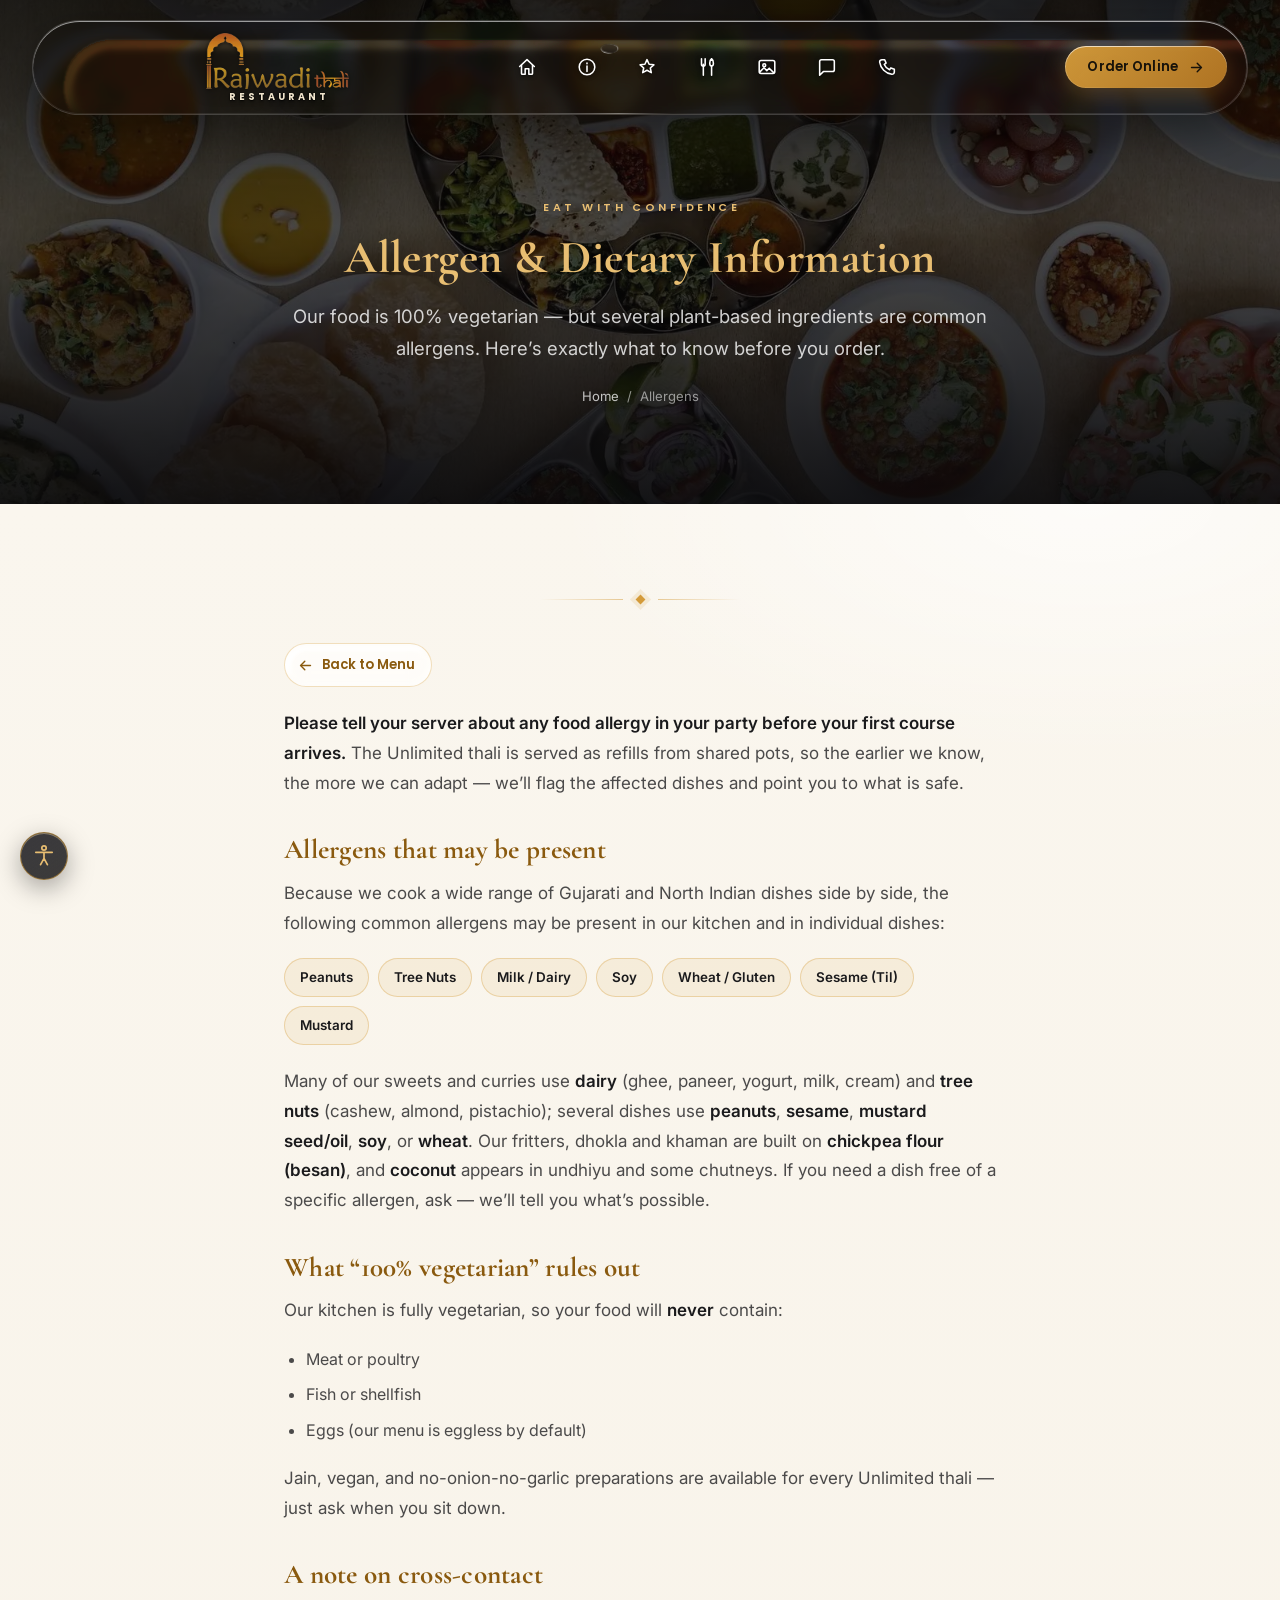
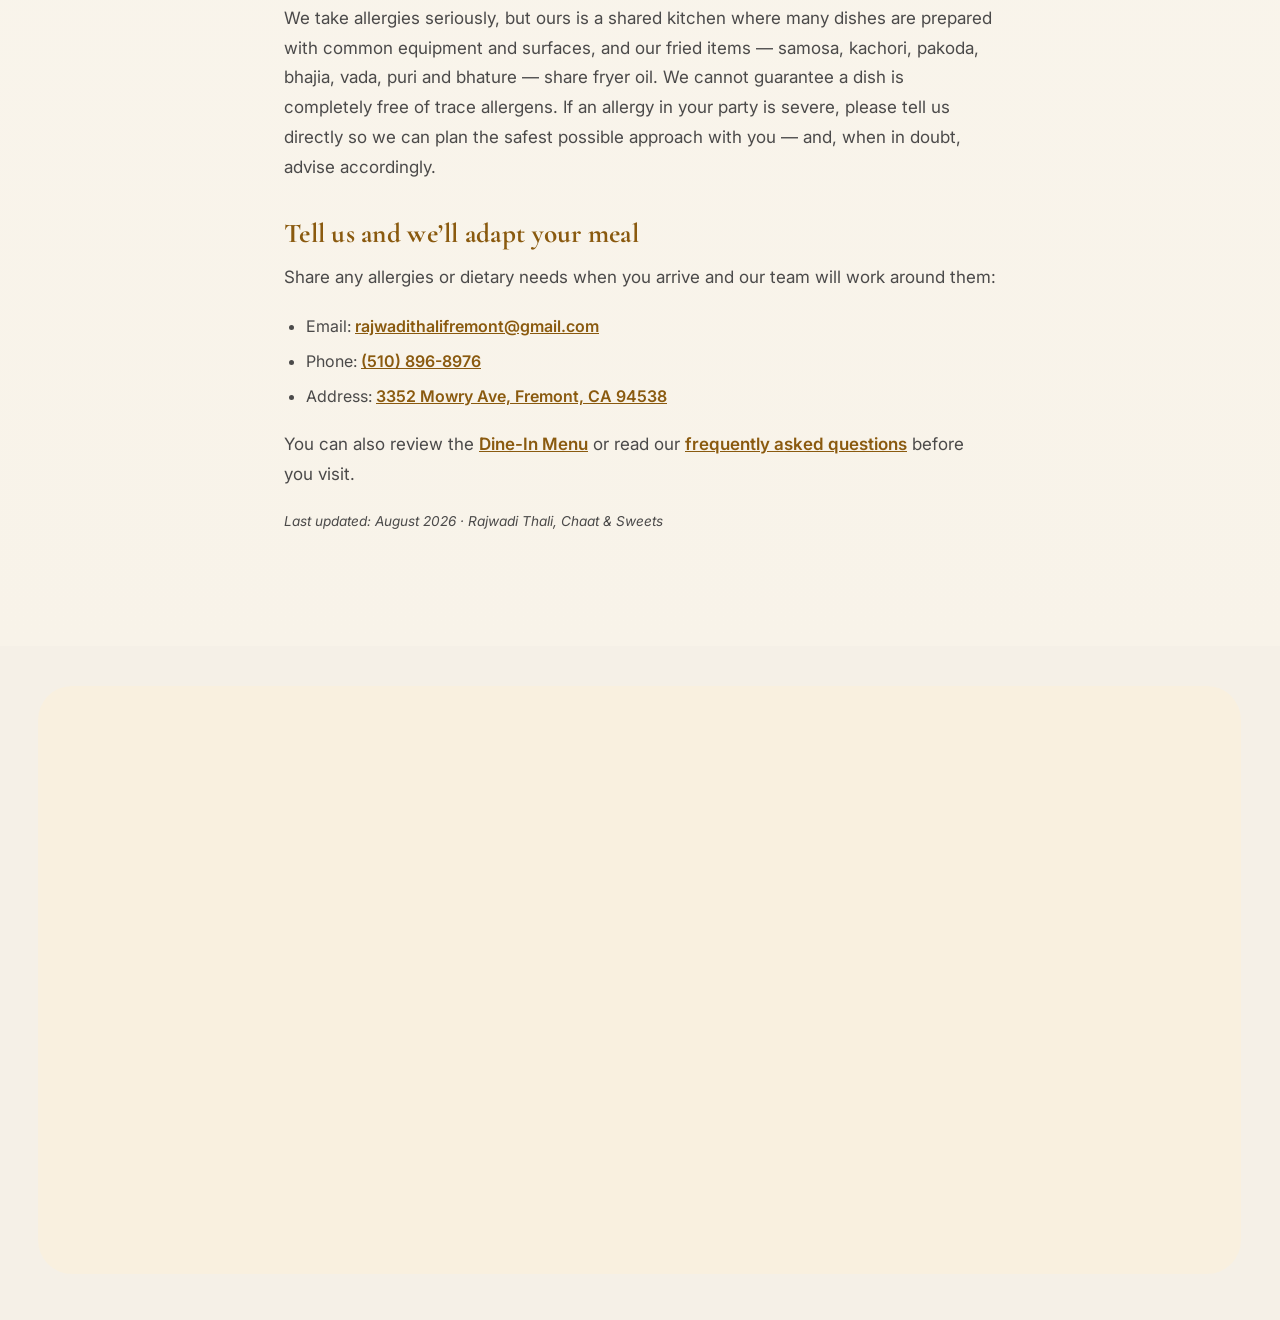
<file: site/allergens.html>
<!DOCTYPE html>
<html lang="en">
<head>
<meta charset="utf-8">
<meta name="viewport" content="width=device-width, initial-scale=1">
<script>/* Saved accessibility preferences, re-applied BEFORE first paint — a reader
who chose bigger text or high contrast must never see one frame of the default.
Kept inline and dependency-free for that reason. 'rt-a11y' is the same key the
catering site uses, so preferences carry across the two sites. */
try{var _a=JSON.parse(localStorage.getItem('rt-a11y')||'{}'),_r=document.documentElement;
['text','line','align','contrast'].forEach(function(k){if(_a[k]){_r.setAttribute('data-a11y-'+k,_a[k]);}});
['font','gray','noimg','motion','links'].forEach(function(k){if(_a[k]){_r.classList.add('a11y-'+k);}});}catch(e){}</script>
<title>Allergen &amp; Dietary Information – Rajwadi Thali, Chaat &amp; Sweets</title>
<meta name="description" content="Allergen and dietary information for Rajwadi Thali, Chaat &amp; Sweets in Fremont, CA. 100% vegetarian and eggless, with Jain and vegan options for every Unlimited thali.">
<meta name="theme-color" content="#08080A">
<link rel="icon" href="/favicon.ico" sizes="16x16 32x32 48x48">
<link rel="icon" type="image/png" sizes="32x32" href="assets/img/icon-32.png">
<link rel="icon" type="image/png" sizes="48x48" href="assets/img/icon-48.png">
<link rel="icon" type="image/png" sizes="96x96" href="assets/img/icon-96.png">
<!-- 192 is the one Google Search reads: square, and a multiple of 48 -->
<link rel="icon" type="image/png" sizes="192x192" href="assets/img/icon-192.png">
<link rel="apple-touch-icon" sizes="180x180" href="assets/img/apple-touch-icon.png">
<link rel="manifest" href="site.webmanifest" crossorigin="use-credentials">
<meta name="apple-mobile-web-app-capable" content="yes">
<meta name="apple-mobile-web-app-status-bar-style" content="black-translucent">
<meta name="apple-mobile-web-app-title" content="Rajwadi Thali">
<meta name="mobile-web-app-capable" content="yes">
<meta property="og:type" content="article">
<meta property="og:site_name" content="Rajwadi Thali, Chaat &amp; Sweets">
<meta property="og:title" content="Allergen &amp; Dietary Information – Rajwadi Thali, Chaat &amp; Sweets">
<meta property="og:description" content="Allergen and dietary information for Rajwadi Thali, Chaat &amp; Sweets in Fremont, CA. 100% vegetarian and eggless, with Jain and vegan options for every Unlimited thali.">
<meta property="og:url" content="https://www.rajwadi-thali.com/allergens.html">
<meta property="og:locale" content="en_US">
<meta property="og:image" content="https://www.rajwadi-thali.com/assets/img/og-image.jpg">
<meta property="og:image:width" content="1200">
<meta property="og:image:height" content="630">
<meta property="og:image:alt" content="A Gujarati thali spread at Rajwadi Thali, Chaat &amp; Sweets in Fremont, California">
<meta name="twitter:card" content="summary_large_image">
<meta name="twitter:title" content="Allergen &amp; Dietary Information – Rajwadi Thali, Chaat &amp; Sweets">
<meta name="twitter:description" content="Allergen and dietary information for Rajwadi Thali, Chaat &amp; Sweets in Fremont, CA. 100% vegetarian and eggless, with Jain and vegan options for every Unlimited thali.">
<meta name="twitter:image" content="https://www.rajwadi-thali.com/assets/img/og-image.jpg">
<meta name="robots" content="index, follow, max-image-preview:large, max-snippet:-1">
<meta name="geo.region" content="US-CA">
<meta name="geo.placename" content="Fremont, California">
<link rel="canonical" href="https://www.rajwadi-thali.com/allergens.html">
<link rel="preconnect" href="https://fonts.googleapis.com">
<link rel="preconnect" href="https://fonts.gstatic.com" crossorigin>
<link href="https://fonts.googleapis.com/css2?family=Cormorant+Garamond:ital,wght@0,500;0,600;0,700;1,600&amp;family=Inter:wght@400;500;600&amp;family=Poppins:wght@500;600;700&amp;display=swap" rel="stylesheet">
<script type="application/ld+json">
{
 "@context": "https://schema.org",
 "@graph": [
  {
   "@type": "BreadcrumbList",
   "itemListElement": [
    {
     "@type": "ListItem",
     "position": 1,
     "name": "Home",
     "item": "https://www.rajwadi-thali.com/"
    },
    {
     "@type": "ListItem",
     "position": 2,
     "name": "Allergens",
     "item": "https://www.rajwadi-thali.com/allergens.html"
    }
   ]
  },
  {
   "@type": "WebPage",
   "@id": "https://www.rajwadi-thali.com/allergens.html",
   "url": "https://www.rajwadi-thali.com/allergens.html",
   "name": "Allergen & Dietary Information",
   "inLanguage": "en-US",
   "isPartOf": {
    "@id": "https://www.rajwadi-thali.com/#website"
   },
   "about": {
    "@id": "https://www.rajwadi-thali.com/#restaurant"
   }
  }
 ]
}
</script>
<link rel="stylesheet" href="assets/css/styles.css?v=d94bc2c5">
</head>
<body>

<a class="skip-link" href="#main">Skip to main content</a>

<!-- ============ FLOATING LIQUID GLASS NAV (geometry 1:1 with rajwadicatering.com) ============ -->
<nav id="nav" class="nav-liquid nav-theme-dark" aria-label="Primary">
  <span class="nav-noise" aria-hidden="true"></span>
  <span class="nav-sheen" aria-hidden="true"></span>
  <a href="index.html" class="logo-link logo-chip" aria-label="Rajwadi Thali — Home"><picture><source type="image/webp" srcset="assets/img/logo.webp"><img class="logo-img" src="assets/img/logo.png" alt="Rajwadi Thali logo" width="143" height="56" fetchpriority="high"></picture><span class="logo-tagline" aria-hidden="true">Restaurant</span></a>
  <ul class="nav-links" id="navLinks">
    <span class="nav-active-pill" id="navActivePill" aria-hidden="true"></span>
    <li><a href="index.html" class="nav-link" data-section="top"><span class="nav-ico" aria-hidden="true"><svg viewBox="0 0 24 24" fill="none" stroke="currentColor" stroke-width="1.7" stroke-linecap="round" stroke-linejoin="round"><path d="M4 11.5 12 4l8 7.5"/><path d="M6 10v9a1 1 0 0 0 1 1h3v-6h4v6h3a1 1 0 0 0 1-1v-9"/></svg></span><span class="nav-label">Home</span></a></li>
    <li><a href="index.html#about" class="nav-link" data-section="about"><span class="nav-ico" aria-hidden="true"><svg viewBox="0 0 24 24" fill="none" stroke="currentColor" stroke-width="1.7" stroke-linecap="round" stroke-linejoin="round"><circle cx="12" cy="12" r="8.5"/><path d="M12 11v6M12 7.6v.9"/></svg></span><span class="nav-label">About</span></a></li>
    <li><a href="index.html#featured" class="nav-link" data-section="featured"><span class="nav-ico" aria-hidden="true"><svg viewBox="0 0 24 24" fill="none" stroke="currentColor" stroke-width="1.7" stroke-linecap="round" stroke-linejoin="round"><path d="m12 4 2.3 5 5.2.6-3.9 3.5 1.1 5.1L12 15.6 7.3 18.2l1.1-5.1L4.5 9.6 9.7 9Z"/></svg></span><span class="nav-label">Best Sellers</span></a></li>
    <li><a href="index.html#menu" class="nav-link" data-section="menu"><span class="nav-ico" aria-hidden="true"><svg viewBox="0 0 24 24" fill="none" stroke="currentColor" stroke-width="1.7" stroke-linecap="round" stroke-linejoin="round"><path d="M6 3v6a2 2 0 0 0 4 0V3"/><path d="M8 9v12"/><path d="M17 3c-1.5 1-2 3-2 5s1 3 2 3 2-1 2-3-.5-4-2-5Z"/><path d="M17 11v10"/></svg></span><span class="nav-label">Dine-In Menu</span></a></li>
    <li><a href="index.html#gallery" class="nav-link" data-section="gallery"><span class="nav-ico" aria-hidden="true"><svg viewBox="0 0 24 24" fill="none" stroke="currentColor" stroke-width="1.7" stroke-linecap="round" stroke-linejoin="round"><rect x="3.5" y="5" width="17" height="14" rx="2"/><circle cx="9" cy="10" r="1.6"/><path d="m4.5 17 4.2-4.2 3.1 3.1 2.6-2.6 5.1 5.1"/></svg></span><span class="nav-label">Gallery</span></a></li>
    <li><a href="index.html#reviews" class="nav-link" data-section="reviews"><span class="nav-ico" aria-hidden="true"><svg viewBox="0 0 24 24" fill="none" stroke="currentColor" stroke-width="1.7" stroke-linecap="round" stroke-linejoin="round"><path d="M20 15a2 2 0 0 1-2 2H8l-4 4V6a2 2 0 0 1 2-2h12a2 2 0 0 1 2 2Z"/></svg></span><span class="nav-label">Reviews</span></a></li>
    <li><a href="index.html#contact" class="nav-link" data-section="contact"><span class="nav-ico" aria-hidden="true"><svg viewBox="0 0 24 24" fill="none" stroke="currentColor" stroke-width="1.7" stroke-linecap="round" stroke-linejoin="round"><path d="M6.5 4h3l1.5 3.8-2 1.4a11 11 0 0 0 5.8 5.8l1.4-2L20 14.5v3a2.5 2.5 0 0 1-2.7 2.5A15.5 15.5 0 0 1 4 6.7 2.5 2.5 0 0 1 6.5 4Z"/></svg></span><span class="nav-label">Contact</span></a></li>
  </ul>
  <div class="nav-cta">
    <a href="https://order.online/business/-480570/en-US" target="_blank" rel="noopener" class="btn btn-gold nav-cta-btn">Order Online<span class="nav-cta-arrow" aria-hidden="true"><svg viewBox="0 0 24 24" fill="none" stroke="currentColor" stroke-width="2" stroke-linecap="round" stroke-linejoin="round"><path d="M5 12h13"/><path d="m13 6 6 6-6 6"/></svg></span></a>
    <button id="navToggle" class="nav-toggle" aria-expanded="false" aria-controls="navMobile" aria-label="Toggle navigation menu">
      <span></span><span></span><span></span>
    </button>
  </div>
</nav>
<button id="navBackdrop" class="nav-backdrop" tabindex="-1" aria-hidden="true"></button>
<div id="navMobile" class="nav-mobile nav-liquid nav-theme-dark" aria-hidden="true">
  <span class="nav-noise" aria-hidden="true"></span>
  <div class="nav-mobile-links">
    <a href="index.html" class="nav-mobile-link" data-section="top"><span class="nav-ico" aria-hidden="true"><svg viewBox="0 0 24 24" fill="none" stroke="currentColor" stroke-width="1.7" stroke-linecap="round" stroke-linejoin="round"><path d="M4 11.5 12 4l8 7.5"/><path d="M6 10v9a1 1 0 0 0 1 1h3v-6h4v6h3a1 1 0 0 0 1-1v-9"/></svg></span><span class="nav-label">Home</span><span class="nav-mobile-chev" aria-hidden="true"><svg viewBox="0 0 24 24" fill="none" stroke="currentColor" stroke-width="2" stroke-linecap="round" stroke-linejoin="round"><path d="m9 6 6 6-6 6"/></svg></span></a>
    <a href="index.html#about" class="nav-mobile-link" data-section="about"><span class="nav-ico" aria-hidden="true"><svg viewBox="0 0 24 24" fill="none" stroke="currentColor" stroke-width="1.7" stroke-linecap="round" stroke-linejoin="round"><circle cx="12" cy="12" r="8.5"/><path d="M12 11v6M12 7.6v.9"/></svg></span><span class="nav-label">About</span><span class="nav-mobile-chev" aria-hidden="true"><svg viewBox="0 0 24 24" fill="none" stroke="currentColor" stroke-width="2" stroke-linecap="round" stroke-linejoin="round"><path d="m9 6 6 6-6 6"/></svg></span></a>
    <a href="index.html#featured" class="nav-mobile-link" data-section="featured"><span class="nav-ico" aria-hidden="true"><svg viewBox="0 0 24 24" fill="none" stroke="currentColor" stroke-width="1.7" stroke-linecap="round" stroke-linejoin="round"><path d="m12 4 2.3 5 5.2.6-3.9 3.5 1.1 5.1L12 15.6 7.3 18.2l1.1-5.1L4.5 9.6 9.7 9Z"/></svg></span><span class="nav-label">Best Sellers</span><span class="nav-mobile-chev" aria-hidden="true"><svg viewBox="0 0 24 24" fill="none" stroke="currentColor" stroke-width="2" stroke-linecap="round" stroke-linejoin="round"><path d="m9 6 6 6-6 6"/></svg></span></a>
    <a href="index.html#menu" class="nav-mobile-link" data-section="menu"><span class="nav-ico" aria-hidden="true"><svg viewBox="0 0 24 24" fill="none" stroke="currentColor" stroke-width="1.7" stroke-linecap="round" stroke-linejoin="round"><path d="M6 3v6a2 2 0 0 0 4 0V3"/><path d="M8 9v12"/><path d="M17 3c-1.5 1-2 3-2 5s1 3 2 3 2-1 2-3-.5-4-2-5Z"/><path d="M17 11v10"/></svg></span><span class="nav-label">Dine-In Menu</span><span class="nav-mobile-chev" aria-hidden="true"><svg viewBox="0 0 24 24" fill="none" stroke="currentColor" stroke-width="2" stroke-linecap="round" stroke-linejoin="round"><path d="m9 6 6 6-6 6"/></svg></span></a>
    <a href="index.html#gallery" class="nav-mobile-link" data-section="gallery"><span class="nav-ico" aria-hidden="true"><svg viewBox="0 0 24 24" fill="none" stroke="currentColor" stroke-width="1.7" stroke-linecap="round" stroke-linejoin="round"><rect x="3.5" y="5" width="17" height="14" rx="2"/><circle cx="9" cy="10" r="1.6"/><path d="m4.5 17 4.2-4.2 3.1 3.1 2.6-2.6 5.1 5.1"/></svg></span><span class="nav-label">Gallery</span><span class="nav-mobile-chev" aria-hidden="true"><svg viewBox="0 0 24 24" fill="none" stroke="currentColor" stroke-width="2" stroke-linecap="round" stroke-linejoin="round"><path d="m9 6 6 6-6 6"/></svg></span></a>
    <a href="index.html#reviews" class="nav-mobile-link" data-section="reviews"><span class="nav-ico" aria-hidden="true"><svg viewBox="0 0 24 24" fill="none" stroke="currentColor" stroke-width="1.7" stroke-linecap="round" stroke-linejoin="round"><path d="M20 15a2 2 0 0 1-2 2H8l-4 4V6a2 2 0 0 1 2-2h12a2 2 0 0 1 2 2Z"/></svg></span><span class="nav-label">Reviews</span><span class="nav-mobile-chev" aria-hidden="true"><svg viewBox="0 0 24 24" fill="none" stroke="currentColor" stroke-width="2" stroke-linecap="round" stroke-linejoin="round"><path d="m9 6 6 6-6 6"/></svg></span></a>
    <a href="index.html#contact" class="nav-mobile-link" data-section="contact"><span class="nav-ico" aria-hidden="true"><svg viewBox="0 0 24 24" fill="none" stroke="currentColor" stroke-width="1.7" stroke-linecap="round" stroke-linejoin="round"><path d="M6.5 4h3l1.5 3.8-2 1.4a11 11 0 0 0 5.8 5.8l1.4-2L20 14.5v3a2.5 2.5 0 0 1-2.7 2.5A15.5 15.5 0 0 1 4 6.7 2.5 2.5 0 0 1 6.5 4Z"/></svg></span><span class="nav-label">Contact</span><span class="nav-mobile-chev" aria-hidden="true"><svg viewBox="0 0 24 24" fill="none" stroke="currentColor" stroke-width="2" stroke-linecap="round" stroke-linejoin="round"><path d="m9 6 6 6-6 6"/></svg></span></a>
  </div>
  <a href="https://order.online/business/-480570/en-US" target="_blank" rel="noopener" class="btn btn-gold nav-mobile-cta">Order Online<span class="nav-cta-arrow" aria-hidden="true"><svg viewBox="0 0 24 24" fill="none" stroke="currentColor" stroke-width="2" stroke-linecap="round" stroke-linejoin="round"><path d="M5 12h13"/><path d="m13 6 6 6-6 6"/></svg></span></a>
</div>

<main id="main">
<section class="page-hero">
  <div class="page-hero-inner">
    <span class="eyebrow">Eat With Confidence</span>
    <h1>Allergen &amp; Dietary Information</h1>
    <p>Our food is 100% vegetarian &mdash; but several plant-based ingredients are common allergens. Here&rsquo;s exactly what to know before you order.</p>
    <div class="breadcrumb"><a href="index.html">Home</a> &nbsp;/&nbsp; Allergens</div>
  </div>
</section>
<section class="section section--light band">
    <div class="section-seam" aria-hidden="true"><span></span></div>
  <div class="legal-prose">
    <a class="page-back" href="index.html#menu"><span class="page-back-ico" aria-hidden="true"><svg viewBox="0 0 24 24" fill="none" stroke="currentColor" stroke-width="2" stroke-linecap="round" stroke-linejoin="round"><path d="M19 12H6"/><path d="m11 18-6-6 6-6"/></svg></span><span class="page-back-txt">Back to Menu</span></a>
    <p><strong>Please tell your server about any food allergy in your party before your first course arrives.</strong> The Unlimited thali is served as refills from shared pots, so the earlier we know, the more we can adapt &mdash; we&rsquo;ll flag the affected dishes and point you to what is safe.</p>
    <h2>Allergens that may be present</h2>
    <p>Because we cook a wide range of Gujarati and North Indian dishes side by side, the following common allergens may be present in our kitchen and in individual dishes:</p>
    <ul class="allergen-tags"><li>Peanuts</li><li>Tree Nuts</li><li>Milk / Dairy</li><li>Soy</li><li>Wheat / Gluten</li><li>Sesame (Til)</li><li>Mustard</li></ul>
    <p>Many of our sweets and curries use <strong>dairy</strong> (ghee, paneer, yogurt, milk, cream) and <strong>tree nuts</strong> (cashew, almond, pistachio); several dishes use <strong>peanuts</strong>, <strong>sesame</strong>, <strong>mustard seed/oil</strong>, <strong>soy</strong>, or <strong>wheat</strong>. Our fritters, dhokla and khaman are built on <strong>chickpea flour (besan)</strong>, and <strong>coconut</strong> appears in undhiyu and some chutneys. If you need a dish free of a specific allergen, ask &mdash; we&rsquo;ll tell you what&rsquo;s possible.</p>
    <h2>What &ldquo;100% vegetarian&rdquo; rules out</h2>
    <p>Our kitchen is fully vegetarian, so your food will <strong>never</strong> contain:</p>
    <ul>
      <li>Meat or poultry</li>
      <li>Fish or shellfish</li>
      <li>Eggs (our menu is eggless by default)</li>
    </ul>
    <p>Jain, vegan, and no-onion-no-garlic preparations are available for every Unlimited thali &mdash; just ask when you sit down.</p>
    <h2>A note on cross-contact</h2>
    <p>We take allergies seriously, but ours is a shared kitchen where many dishes are prepared with common equipment and surfaces, and our fried items &mdash; samosa, kachori, pakoda, bhajia, vada, puri and bhature &mdash; share fryer oil. We cannot guarantee a dish is completely free of trace allergens. If an allergy in your party is severe, please tell us directly so we can plan the safest possible approach with you &mdash; and, when in doubt, advise accordingly.</p>
    <h2>Tell us and we&rsquo;ll adapt your meal</h2>
    <p>Share any allergies or dietary needs when you arrive and our team will work around them:</p>
    <ul>
      <li>Email: <a href="mailto:rajwadithalifremont@gmail.com">rajwadithalifremont@gmail.com</a></li>
      <li>Phone: <a href="tel:+15108968976">(510) 896-8976</a></li>
      <li>Address: <a href="https://maps.google.com/?q=3352+Mowry+Ave,+Fremont,+CA+94538" target="_blank" rel="noopener">3352 Mowry Ave, Fremont, CA 94538</a></li>
    </ul>
    <p>You can also review the <a href="index.html#menu">Dine-In Menu</a> or read our <a href="index.html#faq">frequently asked questions</a> before you visit.</p>
    <!-- REVIEW BEFORE PUBLISHING: the allergen list above was drafted from the
         dishes on the wall-menu photos. The kitchen must confirm it against
         actual recipes and suppliers, then update the date below. -->
    <p class="legal-updated">Last updated: August 2026 &middot; Rajwadi Thali, Chaat &amp; Sweets</p>
  </div>
</section>
</main>

<footer id="contact">
  <div class="footer-panel">
    <span class="footer-shine" aria-hidden="true"></span>
    <div class="footer-grid">
      <div class="footer-brand">
        <div class="logo-chip"><picture><source type="image/webp" srcset="assets/img/logo.webp"><img class="footer-logo" src="assets/img/logo.png" alt="Rajwadi Thali logo" width="148" height="58" loading="lazy" decoding="async"></picture></div>
        <p class="footer-desc">Authentic Gujarati &amp; North Indian vegetarian dining &mdash; Unlimited thalis, Indian street chaats and fresh sweets, made through the day in Fremont, California.</p>
        <div class="footer-badges">
          <div class="footer-badge"><span class="footer-badge-ico"><svg viewBox="0 0 24 24" fill="none" stroke="currentColor" stroke-width="1.7" stroke-linecap="round" stroke-linejoin="round"><rect x="4" y="4" width="16" height="16" rx="3"/><circle cx="12" cy="12" r="3.8" fill="currentColor" stroke="none"/></svg></span><span class="footer-badge-label">100% Pure Veg</span></div>
          <div class="footer-badge"><span class="footer-badge-ico"><svg viewBox="0 0 24 24" fill="none" stroke="currentColor" stroke-width="1.6" stroke-linecap="round" stroke-linejoin="round"><path d="M12 21v-8"/><path d="M12 13c0-3.3 2.2-5.5 5.5-5.5C17.5 10.8 15.3 13 12 13Z"/><path d="M12 14.5c0-2.7-1.8-4.5-4.5-4.5C7.5 12.7 9.3 14.5 12 14.5Z"/></svg></span><span class="footer-badge-label">Jain &amp; Vegan</span></div>
          <a class="footer-badge" href="allergens.html"><span class="footer-badge-ico"><svg viewBox="0 0 24 24" fill="none" stroke="currentColor" stroke-width="1.6" stroke-linecap="round" stroke-linejoin="round"><path d="M12 3 5 5.6v4.9c0 4.3 3 7.6 7 9.5 4-1.9 7-5.2 7-9.5V5.6L12 3Z"/><path d="m8.8 11.8 2.3 2.3 4-4.3"/></svg></span><span class="footer-badge-label">Allergen-Aware</span></a>
        </div>
      </div>
      <div class="footer-col"><h2 class="footer-heading">Menu</h2><button type="button" class="footer-h" aria-expanded="false" aria-controls="footer-menu"><span class="footer-h-ico" aria-hidden="true"><svg viewBox="0 0 24 24" fill="none" stroke="currentColor" stroke-width="1.6" stroke-linecap="round" stroke-linejoin="round"><path d="M6 3v6a2 2 0 0 0 4 0V3"/><path d="M8 9v12"/><path d="M17 3c-1.5 1-2 3-2 5s1 3 2 3 2-1 2-3-.5-4-2-5Z"/><path d="M17 11v10"/></svg></span><span class="footer-h-txt">Menu</span><span class="footer-h-chev" aria-hidden="true"><svg viewBox="0 0 24 24" fill="none" stroke="currentColor" stroke-width="2" stroke-linecap="round" stroke-linejoin="round"><path d="m6 9 6 6 6-6"/></svg></span></button><span class="footer-hr" aria-hidden="true"></span><div id="footer-menu" class="footer-col-body"><ul><li><a href="index.html#menu?tab=thali">Unlimited Thali</a></li><li><a href="index.html#menu?tab=combo">Combo</a></li><li><a href="index.html#menu?tab=kids">Kids Menu</a></li><li><a href="index.html#menu?tab=chaats">Chaats</a></li><li><a href="index.html#menu?tab=drinks">Drinks &amp; Sweets</a></li><li><a href="menu.html">Full Menu &amp; Prices</a></li></ul></div></div>
      <div class="footer-col"><h2 class="footer-heading">Visit</h2><button type="button" class="footer-h" aria-expanded="false" aria-controls="footer-visit"><span class="footer-h-ico" aria-hidden="true"><svg viewBox="0 0 24 24" fill="none" stroke="currentColor" stroke-width="1.6" stroke-linecap="round" stroke-linejoin="round"><path d="m12 4 2.3 5 5.2.6-3.9 3.5 1.1 5.1L12 15.6 7.3 18.2l1.1-5.1L4.5 9.6 9.7 9Z"/></svg></span><span class="footer-h-txt">Visit</span><span class="footer-h-chev" aria-hidden="true"><svg viewBox="0 0 24 24" fill="none" stroke="currentColor" stroke-width="2" stroke-linecap="round" stroke-linejoin="round"><path d="m6 9 6 6 6-6"/></svg></span></button><span class="footer-hr" aria-hidden="true"></span><div id="footer-visit" class="footer-col-body"><ul><li><a href="index.html#about">About Us</a></li><li><a href="index.html#featured">Best Sellers</a></li><li><a href="index.html#gallery">Gallery</a></li><li><a href="index.html#reviews">Reviews</a></li><li><a href="index.html#faq">FAQ</a></li><li><a href="allergens.html">Allergens</a></li></ul></div></div>
      <div class="footer-col footer-contact footer-open"><h2 class="footer-heading">Get In Touch</h2><button type="button" class="footer-h" aria-expanded="true" aria-controls="footer-contact"><span class="footer-h-ico" aria-hidden="true"><svg viewBox="0 0 24 24" fill="none" stroke="currentColor" stroke-width="1.7" stroke-linecap="round" stroke-linejoin="round"><path d="M6.5 3.5h3l1.5 4-2 1.5a11 11 0 0 0 5 5l1.5-2 4 1.5v3a2 2 0 0 1-2.2 2A16.5 16.5 0 0 1 4.5 5.7 2 2 0 0 1 6.5 3.5Z"/></svg></span><span class="footer-h-txt">Get In Touch</span><span class="footer-h-chev" aria-hidden="true"><svg viewBox="0 0 24 24" fill="none" stroke="currentColor" stroke-width="2" stroke-linecap="round" stroke-linejoin="round"><path d="m6 9 6 6 6-6"/></svg></span></button><span class="footer-hr" aria-hidden="true"></span><div id="footer-contact" class="footer-col-body">
        <ul class="footer-contact-list">
          <li><a class="footer-cinfo" href="tel:+15108968976"><span class="footer-ico"><svg viewBox="0 0 24 24" fill="none" stroke="currentColor" stroke-width="1.7" stroke-linecap="round" stroke-linejoin="round"><path d="M6.5 3.5h3l1.5 4-2 1.5a11 11 0 0 0 5 5l1.5-2 4 1.5v3a2 2 0 0 1-2.2 2A16.5 16.5 0 0 1 4.5 5.7 2 2 0 0 1 6.5 3.5Z"/></svg></span>(510) 896-8976</a></li>
          <li><a class="footer-cinfo" href="mailto:rajwadithalifremont@gmail.com"><span class="footer-ico"><svg viewBox="0 0 24 24" fill="none" stroke="currentColor" stroke-width="1.7" stroke-linecap="round" stroke-linejoin="round"><rect x="3" y="5" width="18" height="14" rx="2"/><path d="m3.5 6.5 8.5 6 8.5-6"/></svg></span>rajwadithalifremont@gmail.com</a></li>
          <li><a class="footer-cinfo" href="index.html#faq"><span class="footer-ico"><svg viewBox="0 0 24 24" fill="none" stroke="currentColor" stroke-width="1.7" stroke-linecap="round" stroke-linejoin="round"><circle cx="12" cy="12" r="8.5"/><path d="M12 7.5V12l3 1.8"/></svg></span><span>Mon&ndash;Thu 11am&ndash;9:30pm<br>Fri&ndash;Sat 11am&ndash;10:30pm<br>Sun 11am&ndash;10pm</span></a></li>
          <li><a class="footer-cinfo footer-addr" href="https://www.google.com/maps/search/?api=1&amp;query=3352%20Mowry%20Ave%2C%20Fremont%2C%20CA%2094538%2C%20USA" target="_blank" rel="noopener" aria-label="Open 3352 Mowry Ave, Fremont, CA 94538, USA in Google Maps"><span class="footer-ico"><svg viewBox="0 0 24 24" fill="none" stroke="currentColor" stroke-width="1.7" stroke-linecap="round" stroke-linejoin="round"><path d="M12 21s7-6.2 7-11a7 7 0 0 0-14 0c0 4.8 7 11 7 11Z"/><circle cx="12" cy="10" r="2.5"/></svg></span><span>3352 Mowry Ave, Fremont, CA 94538, USA</span></a></li>
        </ul>
        <a href="https://order.online/business/-480570/en-US" target="_blank" rel="noopener" class="footer-cta glass-gold"><span class="footer-cta-ico" aria-hidden="true"><svg viewBox="0 0 24 24" fill="none" stroke="currentColor" stroke-width="1.7" stroke-linecap="round" stroke-linejoin="round"><path d="M6 8h12l-1 12H7L6 8Z"/><path d="M9 8V6a3 3 0 0 1 6 0v2"/></svg></span><span class="footer-cta-txt"><span class="footer-cta-t">Order Online</span><span class="footer-cta-d">Pickup &amp; delivery</span></span><span class="footer-cta-arrow" aria-hidden="true"><svg viewBox="0 0 24 24" fill="none" stroke="currentColor" stroke-width="2" stroke-linecap="round" stroke-linejoin="round"><path d="M5 12h13"/><path d="m13 6 6 6-6 6"/></svg></span></a>
        <a class="footer-rest-cta" href="https://www.rajwadicatering.com" target="_blank" rel="noopener" aria-label="Planning an event? Visit our catering website (opens in a new tab)"><span class="footer-rest-ico" aria-hidden="true"><svg viewBox="0 0 24 24" fill="none" stroke="currentColor" stroke-width="1.7" stroke-linecap="round" stroke-linejoin="round"><path d="M3 11h18a9 9 0 0 1-9 9 9 9 0 0 1-9-9Z"/><path d="M12 7c0-1.5 1-2 1-3"/><path d="M8.5 7.5c0-1 .7-1.4.7-2.2"/><path d="M15.5 7.5c0-1 .7-1.4.7-2.2"/></svg></span><span class="footer-rest-txt"><span class="footer-rest-t">Planning an Event?</span><span class="footer-rest-d">Visit our catering site</span></span><span class="footer-rest-arrow" aria-hidden="true"><svg viewBox="0 0 24 24" fill="none" stroke="currentColor" stroke-width="2" stroke-linecap="round" stroke-linejoin="round"><path d="M5 12h13"/><path d="m13 6 6 6-6 6"/></svg></span></a>
      </div></div>
    </div>
    <div class="footer-bottom">
      <span class="footer-copy">&copy; 2026 Rajwadi Thali, Chaat &amp; Sweets. All rights reserved.</span>
      <div class="footer-social" aria-label="Social media"><a class="footer-soc" href="https://wa.me/15108968976" target="_blank" rel="noopener" aria-label="WhatsApp"><svg viewBox="0 0 24 24" fill="currentColor"><path d="M17.472 14.382c-.297-.149-1.758-.867-2.03-.967-.273-.099-.471-.148-.67.15-.197.297-.767.966-.94 1.164-.173.199-.347.223-.644.075-.297-.15-1.255-.463-2.39-1.475-.883-.788-1.48-1.761-1.653-2.059-.173-.297-.018-.458.13-.606.134-.133.298-.347.446-.52.149-.174.198-.298.298-.497.099-.198.05-.371-.025-.52-.075-.149-.669-1.612-.916-2.207-.242-.579-.487-.5-.669-.51-.173-.008-.371-.01-.57-.01-.198 0-.52.074-.792.372-.272.297-1.04 1.016-1.04 2.479 0 1.462 1.065 2.875 1.213 3.074.149.198 2.096 3.2 5.077 4.487.709.306 1.262.489 1.694.625.712.227 1.36.195 1.871.118.571-.085 1.758-.719 2.006-1.413.248-.694.248-1.289.173-1.413-.074-.124-.272-.198-.57-.347m-5.421 7.403h-.004a9.87 9.87 0 01-5.031-1.378l-.361-.214-3.741.982.998-3.648-.235-.374a9.86 9.86 0 01-1.51-5.26c.001-5.45 4.436-9.884 9.888-9.884 2.64 0 5.122 1.03 6.988 2.898a9.825 9.825 0 012.893 6.994c-.003 5.45-4.437 9.884-9.885 9.884m8.413-18.297A11.815 11.815 0 0012.05 0C5.495 0 .16 5.335.157 11.892c0 2.096.547 4.142 1.588 5.945L.057 24l6.305-1.654a11.882 11.882 0 005.683 1.448h.005c6.554 0 11.89-5.335 11.893-11.893a11.821 11.821 0 00-3.48-8.413Z"/></svg></a><a class="footer-soc" href="https://www.facebook.com/share/196N173pmr/?mibextid=wwXIfr" target="_blank" rel="noopener" aria-label="Facebook"><svg viewBox="0 0 24 24" fill="currentColor"><path d="M13.4 21v-7.1h2.4l.36-2.8h-2.76V9.3c0-.8.22-1.35 1.38-1.35h1.47V5.46c-.72-.08-1.44-.11-2.16-.11-2.14 0-3.6 1.3-3.6 3.7v2.05H8.1v2.8h2.4V21h2.9Z"/></svg></a><a class="footer-soc" href="https://www.instagram.com/rajwadithali?igsh=NTc4MTIwNjQ2YQ==" target="_blank" rel="noopener" aria-label="Instagram"><svg viewBox="0 0 24 24" fill="none" stroke="currentColor" stroke-width="1.7" stroke-linecap="round" stroke-linejoin="round"><rect x="4" y="4" width="16" height="16" rx="4.6"/><circle cx="12" cy="12" r="3.5"/><circle cx="16.8" cy="7.2" r="1" fill="currentColor" stroke="none"/></svg></a><a class="footer-soc" href="https://www.google.com/maps/search/Rajwadi+Thali+Chaat+%26+Sweets+Fremont+CA" target="_blank" rel="noopener" aria-label="Google"><svg viewBox="0 0 24 24" fill="currentColor"><path d="M21.6 12.2c0-.64-.06-1.25-.16-1.84H12v3.49h5.38a4.6 4.6 0 0 1-2 3.02v2.5h3.23c1.89-1.74 2.99-4.3 2.99-7.17Z"/><path d="M12 22c2.7 0 4.96-.9 6.61-2.43l-3.23-2.5c-.9.6-2.05.95-3.38.95-2.6 0-4.8-1.76-5.59-4.12H3.08v2.58A10 10 0 0 0 12 22Z"/><path d="M6.41 13.9a6 6 0 0 1 0-3.8V7.52H3.08a10 10 0 0 0 0 8.96l3.33-2.58Z"/><path d="M12 5.98c1.47 0 2.79.5 3.83 1.5l2.86-2.86A10 10 0 0 0 3.08 7.52l3.33 2.58C7.2 7.74 9.4 5.98 12 5.98Z"/></svg></a><a class="footer-soc" href="https://www.yelp.com/biz/rajwadi-thali-chaat-and-sweets-fremont-fremont" target="_blank" rel="noopener" aria-label="Yelp"><svg viewBox="0 0 24 24" fill="currentColor"><path d="M11.4 12.6 7.7 15.1l-3.7.85c-.4.09-.76.18-1.15.15-.26-.02-.51-.04-.76-.21a1.2 1.2 0 0 1-.33-.36c-.35-.55-.37-1.37-.37-2 0-.7.1-1.4.33-2.06a1.9 1.9 0 0 1 .11-.25 2.3 2.3 0 0 1 .28-.41 1.17 1.17 0 0 1 .4-.28c.14-.06.3-.09.46-.08.23 0 .51.05.91.17l.19.06 1.15.4 2.05.74 1.21.44c.22.08.44.18.64.3.17.1.33.23.45.39a1.22 1.22 0 0 1-.68 1.88l-.11.03ZM18.8 7.6a1.9 1.9 0 0 0-.2-.18 2.4 2.4 0 0 0-.44-.25 1.17 1.17 0 0 0-.48-.08c-.16 0-.31.05-.45.13-.21.1-.44.27-.74.55l-.14.14-.86.86-1.52 1.56-.9.93a4.2 4.2 0 0 0-.44.55 1.54 1.54 0 0 0-.24.55 1.22 1.22 0 0 0 1.43 1.37l.11-.02 4.78-1.1c.38-.9.76-.17 1.1-.36.22-.14.44-.27.59-.53a1.18 1.18 0 0 0 .14-.47c.07-.65-.27-1.39-.54-1.96a6.3 6.3 0 0 0-1.2-1.71ZM9 .08c-.28.03-.56.09-.83.15-.28.07-.55.14-.82.23-.87.28-2.09.8-2.3 1.8-.11.57.16 1.15.38 1.66.26.63.61 1.19.94 1.78.85 1.55 1.72 3.1 2.59 4.65.26.46.54 1.04 1.04 1.28.03.02.07.03.1.04.23.09.47.1.71.05l.04-.01c.21-.6.4-.18.56-.34l.08-.08c.35-.44.35-1.08.38-1.62.1-1.77.21-3.54.3-5.31.03-.67.1-1.34.06-2.01-.03-.56-.03-1.2-.39-1.66C11.22-.08 9.9.02 9 .08Zm2.08 15.95a1.1 1.1 0 0 0-1.23-.42 1.14 1.14 0 0 0-.15.07c-.8.04-.15.09-.22.13-.2.15-.36.34-.52.53l-.12.16-.77 1.06-1.29 1.79c-.28.39-.52.72-.7 1.01l-.11.16c-.23.36-.36.61-.42.84a1.1 1.1 0 0 0-.5.47c.2.17.8.33.16.47.5.7.1.14.15.21.5.06.11.12.18.18.06.06.13.12.21.17.53.37 1.11.64 1.72.84.51.17 1.03.27 1.57.3.09 0 .18 0 .27-.1.09-.1.17-.2.25-.4.08-.2.17-.4.25-.7.16-.6.3-.15.42-.27.11-.11.2-.25.25-.4.09-.22.15-.5.19-.92l.02-.2c.03-.34.04-.75.07-1.23.04-.73.07-1.47.09-2.2l.05-1.31c.01-.3 0-.63-.08-.93a1.4 1.4 0 0 0-.18-.4Zm8.68 2.05c-.16-.18-.39-.35-.75-.57l-.17-.1c-.3-.18-.66-.37-1.08-.6l-1.94-1.04-1.15-.61-.18-.09c-.22-.1-.46-.2-.7-.25a1.5 1.5 0 0 0-.25-.03 1.15 1.15 0 0 0-.17.01 1.11 1.11 0 0 0-.92.91c-.2.15-.1.3.1.44.6.31.2.61.34.88l.61 1.15c.34.65.69 1.3 1.04 1.94.23.42.42.78.6 1.08l.1.17c.22.36.4.58.57.75.11.11.25.19.4.25.16.05.33.07.49.05.08 0 .17-.2.25-.4.08-.2.16-.5.24-.08.09-.3.17-.7.25-.11a6.1 6.1 0 0 0 1.28-.96c.46-.45.87-.95 1.18-1.51.04-.8.08-.16.11-.25.03-.8.06-.16.08-.24.02-.8.03-.17.04-.25a1.19 1.19 0 0 0-.06-.49 1.09 1.09 0 0 0-.24-.4Z"/></svg></a></div>
      <div class="footer-legal"><a href="privacy.html">Privacy Policy</a> <i>&middot;</i> <a href="terms.html">Terms &amp; Conditions</a> <i>&middot;</i> <a href="accessibility.html">Accessibility</a></div>
    </div>
  </div>
</footer>

<!-- fixed bottom action bar — phones only (mirrors catering's .mobile-cta) -->
<div class="mobile-cta" role="navigation" aria-label="Quick actions">
  <a href="https://order.online/business/-480570/en-US" target="_blank" rel="noopener" class="btn btn-gold mobile-cta-main">Order Online</a>
  <a href="https://www.rajwadicatering.com" target="_blank" rel="noopener" class="mobile-cta-alt" aria-label="Catering and events — visit our catering website (opens in a new tab)">
    <svg viewBox="0 0 24 24" fill="none" stroke="currentColor" stroke-width="1.7" stroke-linecap="round" stroke-linejoin="round"><path d="M3 11h18a9 9 0 0 1-9 9 9 9 0 0 1-9-9Z"/><path d="M12 7c0-1.5 1-2 1-3"/><path d="M8.5 7.5c0-1 .7-1.4.7-2.2"/><path d="M15.5 7.5c0-1 .7-1.4.7-2.2"/></svg>
    Catering
  </a>
</div>


<!-- accessibility preferences — same control set and the same stored
     preferences ("rt-a11y") as rajwadicatering.com -->
<button type="button" id="a11yBtn" class="a11y-btn" aria-expanded="false" aria-controls="a11yPanel" aria-label="Accessibility options"><svg viewBox="0 0 24 24" aria-hidden="true" focusable="false"><circle cx="12" cy="4" r="2.2"/><path d="M3.8 8.3h16.4M12 8.3v6.1m0 0-3.4 6.3M12 14.4l3.4 6.3"/></svg></button>
<div id="a11yPanel" class="a11y-panel" role="dialog" aria-modal="true" aria-labelledby="a11yTitle" hidden>
  <div class="a11y-head"><span class="a11y-head-ico" aria-hidden="true"><svg viewBox="0 0 24 24" aria-hidden="true" focusable="false"><circle cx="12" cy="4" r="2.2"/><path d="M3.8 8.3h16.4M12 8.3v6.1m0 0-3.4 6.3M12 14.4l3.4 6.3"/></svg></span><h2 id="a11yTitle">Accessibility</h2><button type="button" class="a11y-x" data-a11y-close aria-label="Close accessibility options">&times;</button></div>
  <div class="a11y-body">
  <section class="a11y-group" aria-labelledby="a11yGText">
  <h3 id="a11yGText">Text</h3>
  <button type="button" class="a11y-row a11y-step-row" data-a11y-steps="text" data-a11y-names="Default size|Large|Larger|Largest" data-a11y-title="Bigger text" aria-label="Bigger text: Default size (1 of 4)"><span class="a11y-ico" aria-hidden="true"><svg viewBox="0 0 24 24" aria-hidden="true" focusable="false"><path d="M3 6.5h9M7.5 6.5v12M13.5 11h7.5M17.25 11v7.5"/></svg></span><span class="a11y-label" aria-hidden="true">Bigger text</span><span class="a11y-steps" aria-hidden="true"><span></span><span></span><span></span><span></span></span></button>
  <button type="button" class="a11y-row a11y-step-row" data-a11y-steps="line" data-a11y-names="Default spacing|Roomy|Roomiest" data-a11y-title="Line height" aria-label="Line height: Default spacing (1 of 3)"><span class="a11y-ico" aria-hidden="true"><svg viewBox="0 0 24 24" aria-hidden="true" focusable="false"><path d="M4 4h16M4 20h16M12 8.5v7m0-7L9.6 11M12 8.5 14.4 11M12 15.5 9.6 13M12 15.5l2.4-2.5"/></svg></span><span class="a11y-label" aria-hidden="true">Line height</span><span class="a11y-steps" aria-hidden="true"><span></span><span></span><span></span></span></button>
  <button type="button" class="a11y-row a11y-step-row" data-a11y-steps="align" data-a11y-names="Default alignment|Align left" data-a11y-title="Text align" aria-label="Text align: Default alignment (1 of 2)"><span class="a11y-ico" aria-hidden="true"><svg viewBox="0 0 24 24" aria-hidden="true" focusable="false"><path d="M4 6h16M4 11h10M4 16h16M4 21h10"/></svg></span><span class="a11y-label" aria-hidden="true">Text align</span><span class="a11y-steps" aria-hidden="true"><span></span><span></span></span></button>
  <button type="button" class="a11y-row a11y-toggle" role="switch" aria-checked="false" data-a11y-toggle="font"><span class="a11y-ico" aria-hidden="true"><svg viewBox="0 0 24 24" aria-hidden="true" focusable="false"><path d="M3 19 8.5 5l5.5 14M4.9 14.5h7.2M21 9.5v9.5m0-7.4a3.6 3.6 0 1 0 0 5.2"/></svg></span><span class="a11y-label">Readable font</span></button>
  </section>
  <section class="a11y-group" aria-labelledby="a11yGVis">
  <h3 id="a11yGVis">Visual</h3>
  <button type="button" class="a11y-row a11y-step-row" data-a11y-steps="contrast" data-a11y-names="Default contrast|High contrast|Maximum contrast" data-a11y-title="Contrast" aria-label="Contrast: Default contrast (1 of 3)"><span class="a11y-ico" aria-hidden="true"><svg viewBox="0 0 24 24" aria-hidden="true" focusable="false"><circle cx="12" cy="12" r="8.6"/><path d="M12 3.4v17.2a8.6 8.6 0 0 0 0-17.2Z" class="a11y-fill"/></svg></span><span class="a11y-label" aria-hidden="true">Contrast</span><span class="a11y-steps" aria-hidden="true"><span></span><span></span><span></span></span></button>
  <button type="button" class="a11y-row a11y-step-row" data-a11y-steps="opacity" data-a11y-names="Default glass|25% solid|50% solid|75% solid|100% solid" data-a11y-title="Opacity" aria-label="Opacity: Default glass (1 of 5)"><span class="a11y-ico" aria-hidden="true"><svg viewBox="0 0 24 24" aria-hidden="true" focusable="false"><rect x="3.2" y="3.2" width="12" height="12" rx="2.4"/><path d="M8.8 8.8h12v12h-12z" class="a11y-fill"/></svg></span><span class="a11y-label" aria-hidden="true">Opacity</span><span class="a11y-steps" aria-hidden="true"><span></span><span></span><span></span><span></span><span></span></span></button>
  <button type="button" class="a11y-row a11y-toggle" role="switch" aria-checked="false" data-a11y-toggle="gray"><span class="a11y-ico" aria-hidden="true"><svg viewBox="0 0 24 24" aria-hidden="true" focusable="false"><path d="M12 3.2 6.7 9a7.2 7.2 0 1 0 10.6 0Z"/><path d="M12 3.2V20.8a7.2 7.2 0 0 0 5.3-11.8Z" class="a11y-fill"/></svg></span><span class="a11y-label">Grayscale</span></button>
  <button type="button" class="a11y-row a11y-toggle" role="switch" aria-checked="false" data-a11y-toggle="noimg"><span class="a11y-ico" aria-hidden="true"><svg viewBox="0 0 24 24" aria-hidden="true" focusable="false"><rect x="3.2" y="4.8" width="17.6" height="14.4" rx="2.4"/><path d="m4.6 17.4 4.9-5.2 3.1 3M4 4l16 16"/></svg></span><span class="a11y-label">Hide images</span></button>
  <button type="button" class="a11y-row a11y-toggle" role="switch" aria-checked="false" data-a11y-toggle="motion"><span class="a11y-ico" aria-hidden="true"><svg viewBox="0 0 24 24" aria-hidden="true" focusable="false"><rect x="2.8" y="6" width="12.6" height="12" rx="2.4"/><path d="m15.4 11 5.8-3.4v8.8L15.4 13M3 3l18 18"/></svg></span><span class="a11y-label">Pause animations</span></button>
  </section>
  <section class="a11y-group" aria-labelledby="a11yGOri">
  <h3 id="a11yGOri">Orientation</h3>
  <button type="button" class="a11y-row a11y-toggle" role="switch" aria-checked="false" data-a11y-toggle="links"><span class="a11y-ico" aria-hidden="true"><svg viewBox="0 0 24 24" aria-hidden="true" focusable="false"><path d="M10 13.8a3.9 3.9 0 0 0 5.9.4l2.9-2.9a3.9 3.9 0 1 0-5.5-5.5l-1.7 1.6M14 10.2a3.9 3.9 0 0 0-5.9-.4l-2.9 2.9a3.9 3.9 0 1 0 5.5 5.5l1.7-1.6"/></svg></span><span class="a11y-label">Highlight links</span></button>
  <button type="button" class="a11y-row a11y-struct-open" data-a11y-structure aria-expanded="false" aria-controls="a11yStructure"><span class="a11y-ico" aria-hidden="true"><svg viewBox="0 0 24 24" aria-hidden="true" focusable="false"><rect x="3.4" y="3.4" width="7" height="7" rx="1.8"/><rect x="13.6" y="3.4" width="7" height="7" rx="1.8"/><rect x="3.4" y="13.6" width="7" height="7" rx="1.8"/><rect x="13.6" y="13.6" width="7" height="7" rx="1.8"/></svg></span><span class="a11y-label">Page structure</span></button>
  <div id="a11yStructure" class="a11y-structure" hidden></div>
  </section>
  </div>
  <div class="a11y-foot"><button type="button" class="a11y-foot-btn" data-a11y-close data-a11y-hide>Hide</button><button type="button" class="a11y-foot-btn" data-a11y-reset>Reset</button></div>
  <!-- a button that changes its own label is not reliably re-announced, and
       the whole point of a stepper is knowing which level you landed on -->
  <p class="a11y-sr" role="status" aria-live="polite" data-a11y-live></p>
</div>
<script src="assets/js/main.js?v=65a9ea60"></script>
</body>
</html>
</file>
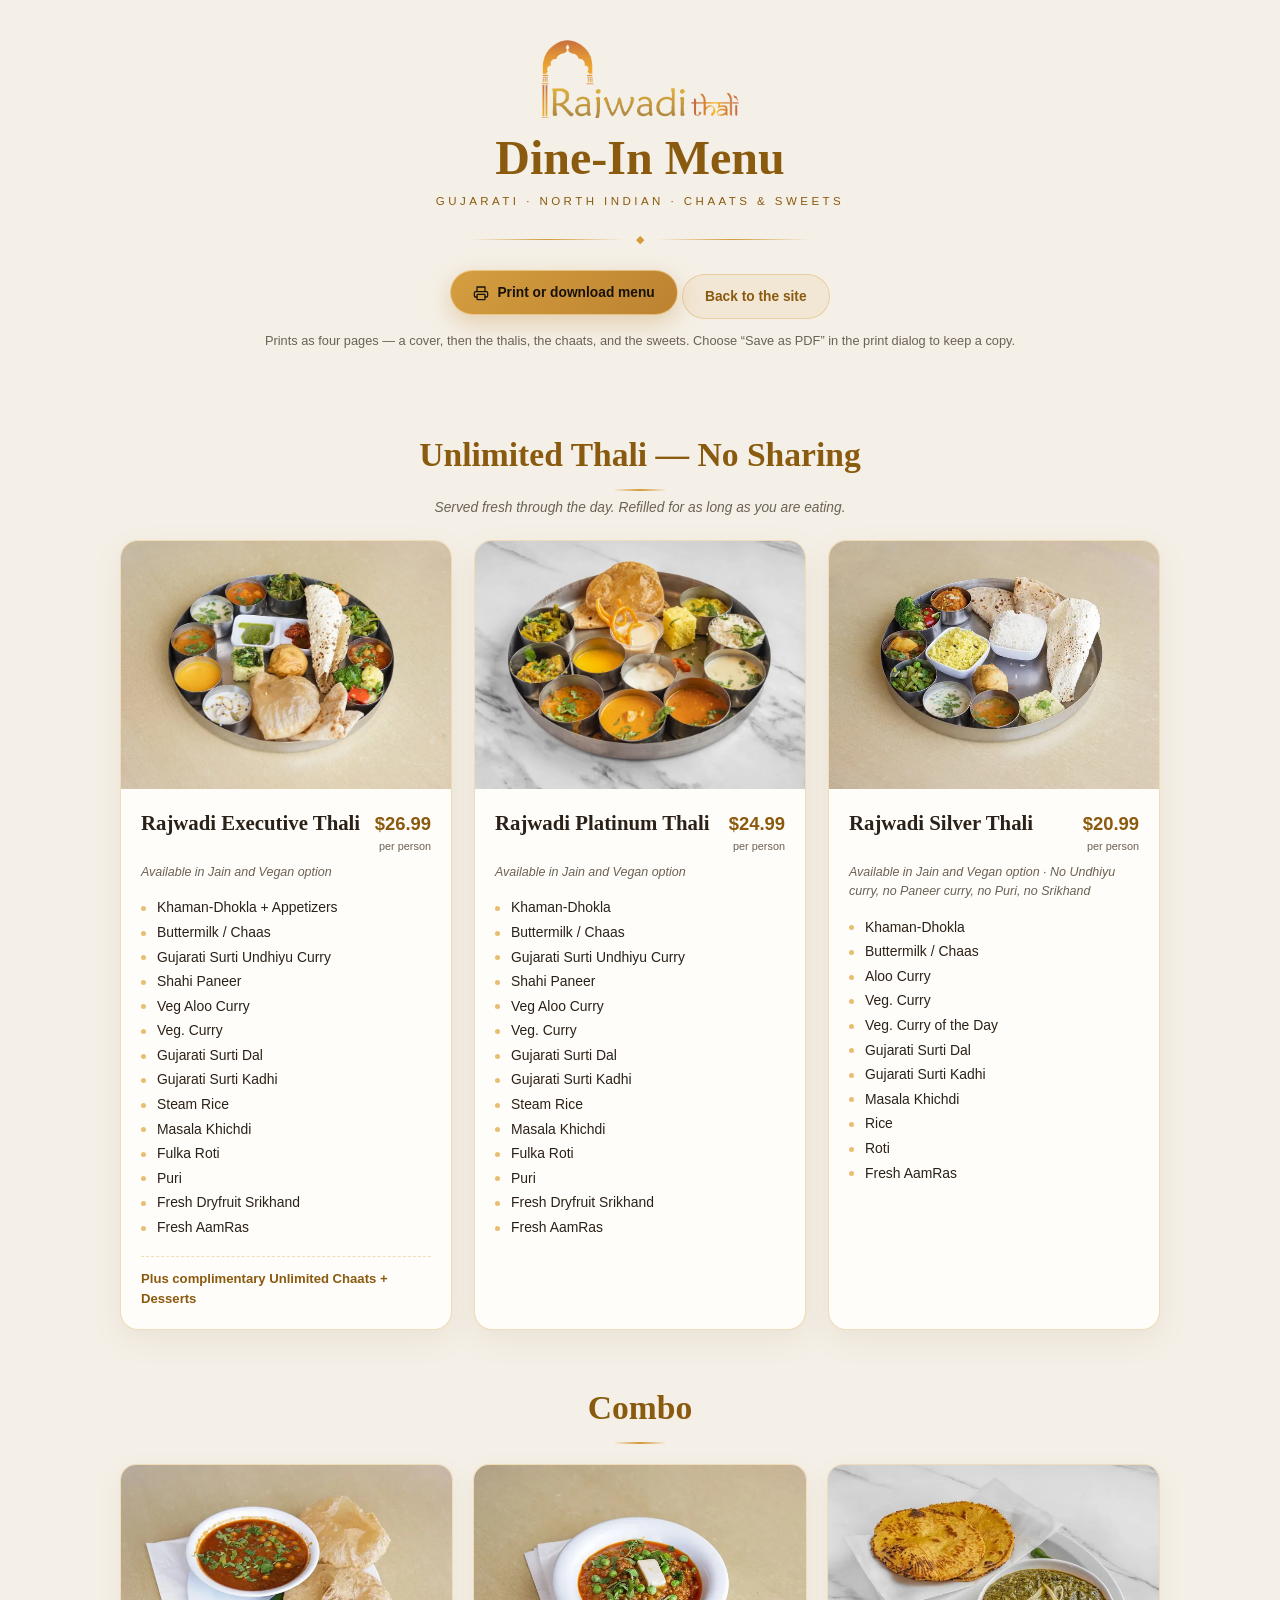
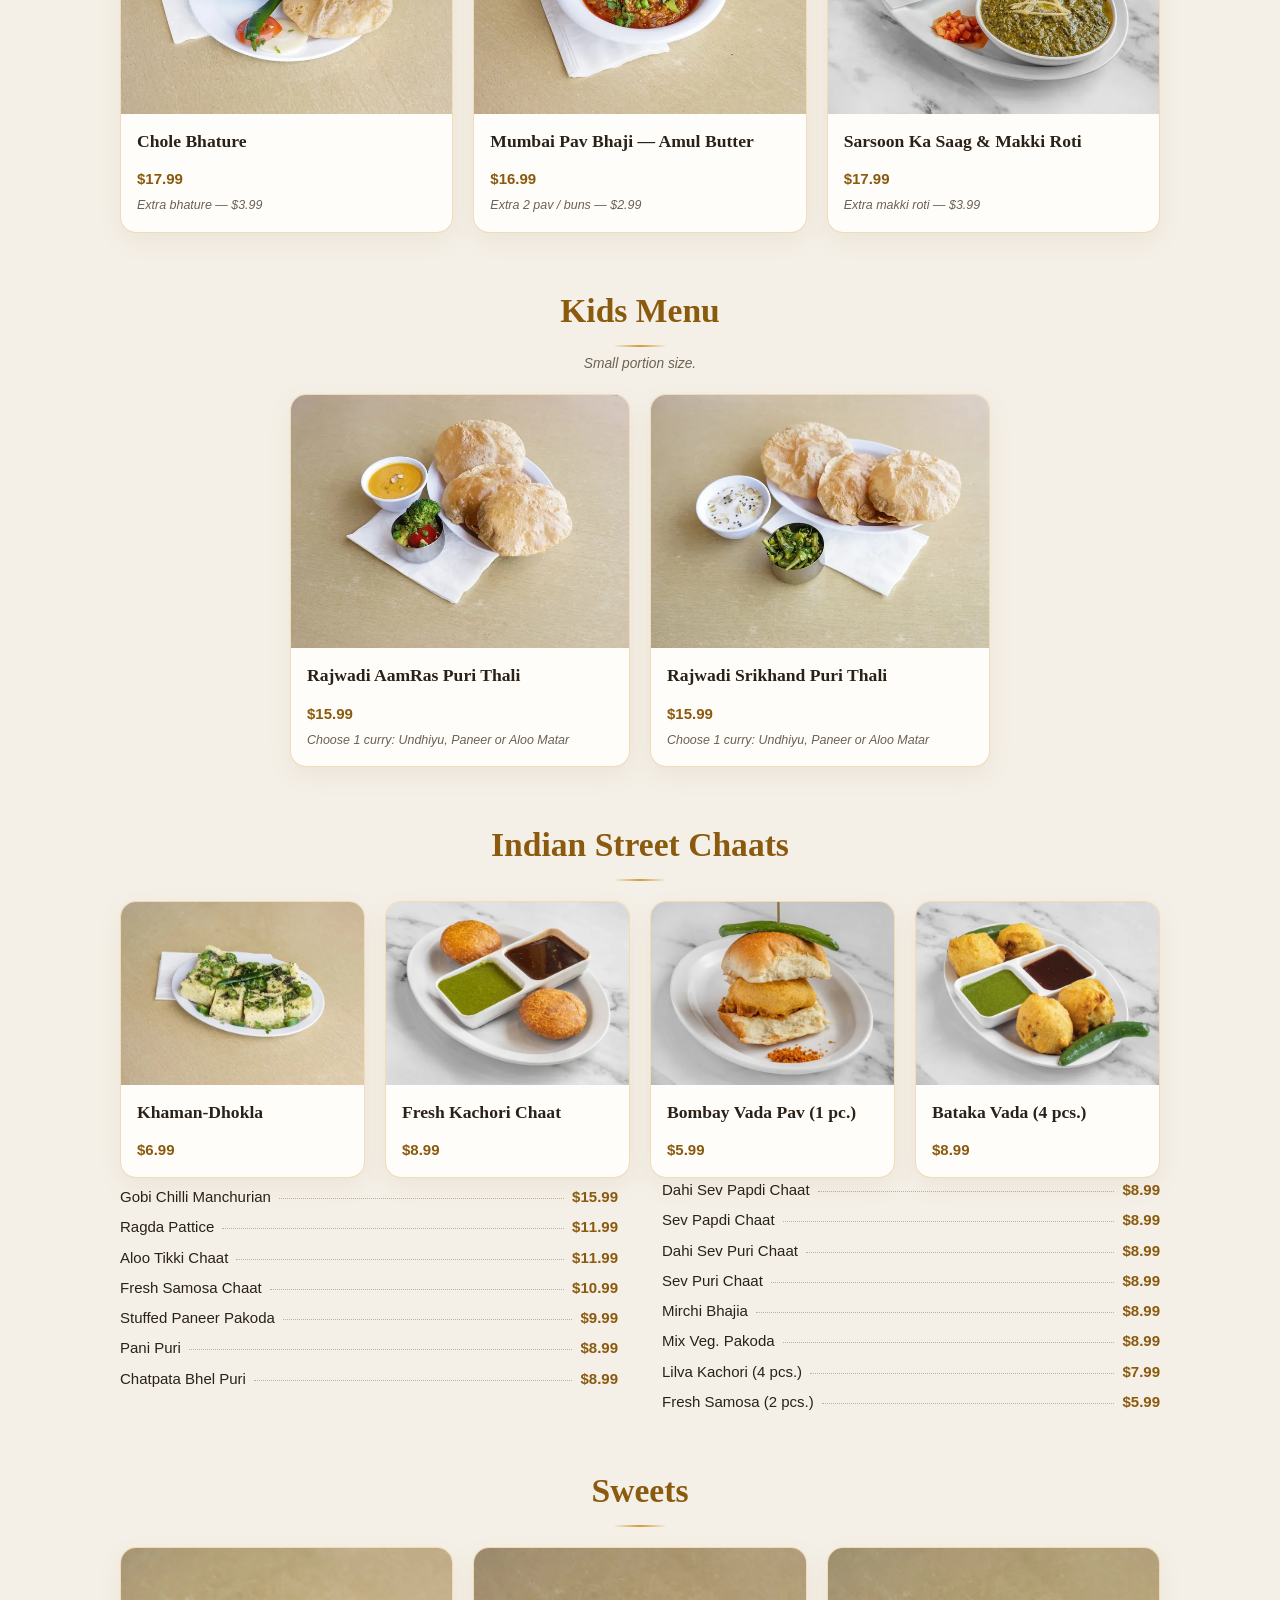
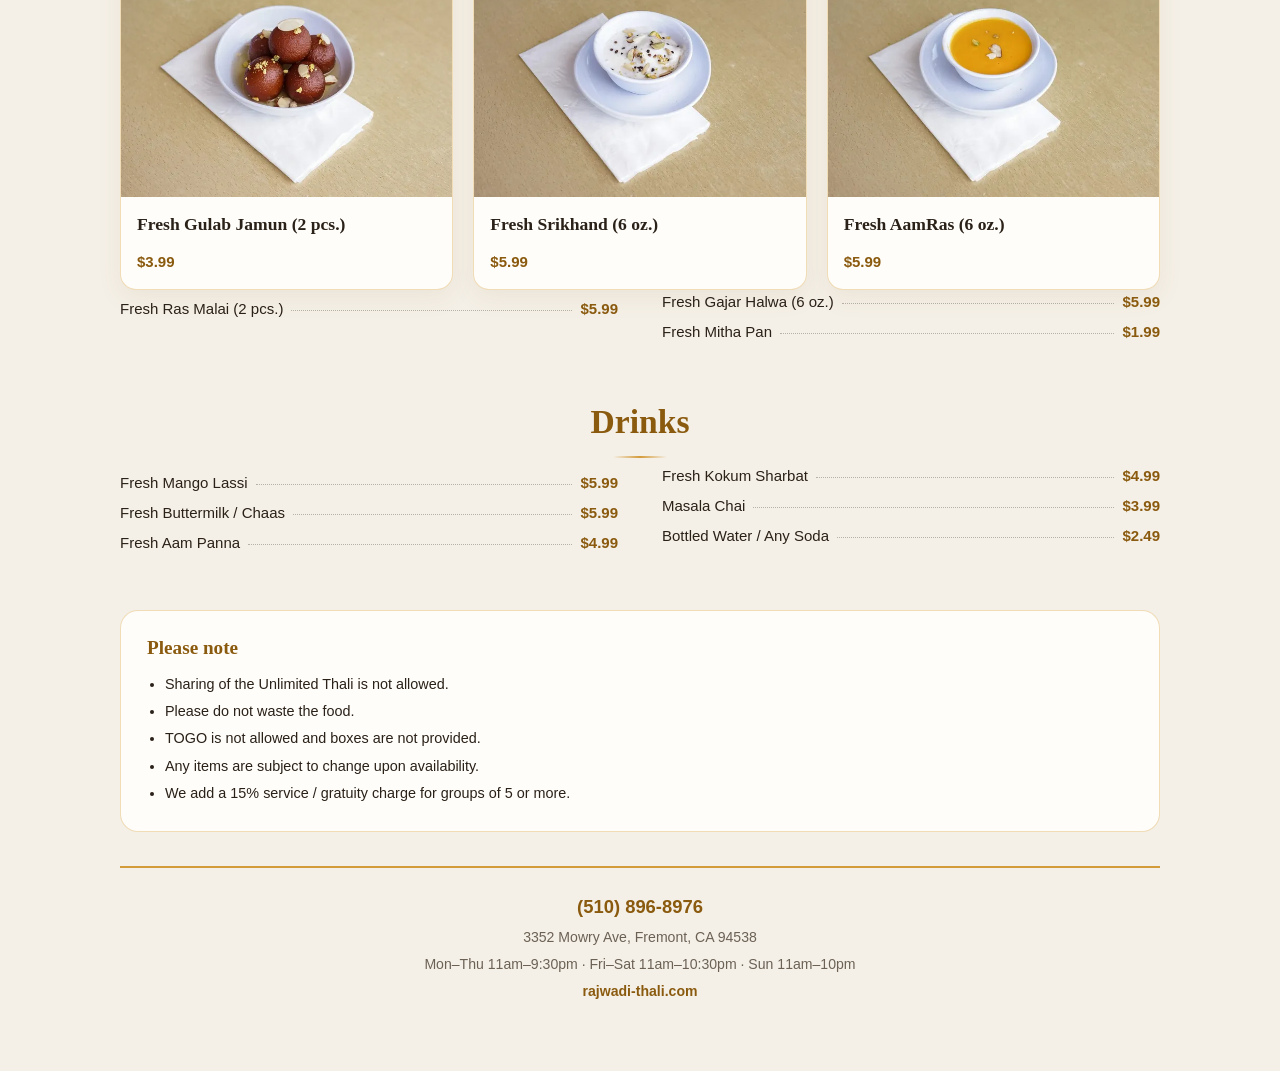
<file: site/menu.html>
<!DOCTYPE html>
<html lang="en"><head><meta charset="utf-8">
<meta name="viewport" content="width=device-width, initial-scale=1">
<title>Dine-In Menu &mdash; Rajwadi Thali, Chaat &amp; Sweets</title>
<meta name="description" content="The full dine-in menu for Rajwadi Thali, Chaat &amp; Sweets in Fremont, California — Unlimited Gujarati thalis, combos, kids menu, Indian street chaats, sweets and drinks.">
<link rel="icon" href="favicon.ico" sizes="16x16 32x32 48x48">
<style>
/* Self-contained on purpose: every image is embedded and every rule is inline,
   so saving this one file gives a menu that still works with no network. */
:root{--gold:#d49b3a;--gold-lt:#e8be72;--gold-ink:#8a5a0f;--ink:#2a2118;
      --muted:#6b6155;--page:#f5f0e7;--card:#fffdf9;--line:rgba(212,155,58,.34);}
*{box-sizing:border-box;}
body{margin:0;background:var(--page);color:var(--ink);line-height:1.55;
     font-family:'Inter',-apple-system,BlinkMacSystemFont,'Segoe UI',Roboto,sans-serif;
     font-size:15px;}
.wrap{max-width:1080px;margin:0 auto;padding:0 20px 64px;}
img{max-width:100%;display:block;}

/* ---- masthead ---- */
.mast{text-align:center;padding:40px 20px 26px;}
.mast img{height:78px;width:auto;margin:0 auto 14px;}
.mast h1{font-family:'Cormorant Garamond',Georgia,serif;font-weight:700;
         font-size:clamp(2rem,6vw,3rem);margin:0;color:var(--gold-ink);line-height:1.1;}
.mast .sub{font-size:.72rem;letter-spacing:.3em;text-transform:uppercase;
           color:var(--gold-ink);margin-top:8px;}
.rule{display:flex;align-items:center;justify-content:center;gap:12px;margin:20px auto 0;max-width:340px;}
.rule::before,.rule::after{content:"";height:1px;flex:1;
  background:linear-gradient(90deg,transparent,var(--gold),transparent);}
.rule span{color:var(--gold);font-size:.7rem;}

/* ---- section headings ---- */
.sec{margin-top:52px;}
.sec h2{font-family:'Cormorant Garamond',Georgia,serif;font-weight:700;
        font-size:clamp(1.5rem,4vw,2.1rem);color:var(--gold-ink);margin:0 0 6px;
        text-align:center;}
.sec h2 span{position:relative;padding-bottom:10px;display:inline-block;}
.sec h2 span::after{content:"";position:absolute;left:50%;bottom:0;transform:translateX(-50%);
  width:54px;height:2px;background:linear-gradient(90deg,transparent,var(--gold),transparent);}
.secnote{text-align:center;color:var(--muted);font-style:italic;font-size:.86rem;margin:0 0 18px;}

/* ---- unlimited thali cards ---- */
.tgrid{display:grid;grid-template-columns:repeat(auto-fit,minmax(280px,1fr));gap:22px;margin-top:22px;}
.tcard{background:var(--card);border:1px solid var(--line);border-radius:18px;overflow:hidden;
       box-shadow:0 10px 30px rgba(120,90,40,.09);display:flex;flex-direction:column;}
.tmedia{aspect-ratio:4/3;overflow:hidden;background:#efe7da;}
.tmedia img{width:100%;height:100%;object-fit:cover;}
.tbody{padding:18px 20px 20px;display:flex;flex-direction:column;flex:1;}
.thead{display:flex;justify-content:space-between;align-items:baseline;gap:10px;}
.tcard h3{font-family:'Cormorant Garamond',Georgia,serif;font-size:1.3rem;margin:0;font-weight:700;}
.tprice{font-weight:700;color:var(--gold-ink);white-space:nowrap;margin:0;font-size:1.15rem;}
.tprice span{display:block;font-weight:400;font-size:.68rem;color:var(--muted);text-align:right;}
.tnote{font-size:.78rem;color:var(--muted);font-style:italic;margin:8px 0 12px;}
.tlist{list-style:none;margin:0;padding:0;column-count:1;}
.tlist li{position:relative;padding-left:16px;font-size:.87rem;margin:3px 0;}
.tlist li::before{content:"";position:absolute;left:0;top:.62em;width:5px;height:5px;
  border-radius:50%;background:var(--gold-lt);}
.tflag{margin:14px 0 0;padding-top:12px;border-top:1px dashed var(--line);
       font-size:.82rem;font-weight:700;color:var(--gold-ink);}

/* ---- combo / kids cards ---- */
/* Flex, not auto-fit. auto-fit sizes the track list from the MINIMUM, so a
   1080px row fitted four 240px tracks, then capped each at 340px — 4x340
   overflows, and three Combo cards broke onto two lines. Flex asks the
   opposite question, how many 340px cards fit, so a row holds what it can
   and the last row centres. The cap itself stays: it is what keeps each
   card near the width its 640px photo can actually fill. */
.dgrid{display:flex;flex-wrap:wrap;justify-content:center;gap:20px;margin-top:20px;}
/* Grow to fill the row, cap at 340. A fixed 340 basis still overflowed: the
   wrap is 1080 with 20px padding either side, so the usable row is 1040 and
   three cards plus two gaps wanted 1060 — Combo broke onto two lines by
   twenty pixels. A 240 basis lets each section settle into ONE row and share
   the width evenly (Combo and Sweets land at ~333, the four chaat cards at
   ~245), while the cap stops the two Kids cards stretching to 500 and
   outrunning their 640px photos. */
.dcard{flex:1 1 240px;max-width:340px;}
/* A column, so the body can push its price to the floor of the card. Without
   it the price sat directly under the title, and a title that wrapped to two
   lines dragged its price 27px out of line with the rest of the row — the
   Chaat cards had three prices at 44px off the bottom and one at 17px. */
.dcard{background:var(--card);border:1px solid var(--line);border-radius:16px;overflow:hidden;
       box-shadow:0 8px 24px rgba(120,90,40,.08);display:flex;flex-direction:column;}
/* 4:3 is the native ratio of nearly every dish photo here (640x480), so the
   frame matches the picture and object-fit has nothing to crop away. 3:2 was
   slicing a band off the top and bottom of each one. */
.dmedia{aspect-ratio:4/3;overflow:hidden;background:#efe7da;}
.dmedia img{width:100%;height:100%;object-fit:cover;}
.dbody{padding:14px 16px 16px;display:flex;flex-direction:column;flex:1;}
.dcard h4{font-family:'Cormorant Garamond',Georgia,serif;font-size:1.1rem;margin:0 0 4px;font-weight:700;}
/* auto top margin drops the price — and the add-on line after it — to the
   bottom of the card, so every price in a row shares one baseline no
   matter how many lines its name took. */
.dprice{margin:auto 0 0;padding-top:8px;font-weight:700;color:var(--gold-ink);}
.daddon{margin:6px 0 0;font-size:.78rem;color:var(--muted);font-style:italic;}

/* ---- photo tiles above a price list ---- */
.tiles{display:grid;grid-template-columns:repeat(auto-fit,minmax(150px,1fr));gap:14px;margin:20px 0 26px;}
.tiles figure{margin:0;border-radius:14px;overflow:hidden;background:var(--card);
              border:1px solid var(--line);box-shadow:0 6px 18px rgba(120,90,40,.07);}
.tiles img{aspect-ratio:1/1;width:100%;object-fit:cover;}
.tiles figcaption{padding:8px 10px;font-size:.76rem;text-align:center;color:var(--muted);}

/* ---- price lists ---- */
.pricelist{column-count:2;column-gap:44px;}
@media (max-width:640px){.pricelist{column-count:1;}}
.row{display:flex;align-items:baseline;gap:8px;margin:7px 0;break-inside:avoid;}
.n{white-space:nowrap;}
.dot{flex:1;border-bottom:1px dotted rgba(42,33,24,.3);transform:translateY(-3px);}
.p{font-weight:700;color:var(--gold-ink);white-space:nowrap;}
.rowaddon{margin:-2px 0 8px 4px;font-size:.78rem;color:var(--muted);font-style:italic;}

/* ---- notes + footer ---- */
.notes{margin-top:52px;background:var(--card);border:1px solid var(--line);
       border-radius:18px;padding:22px 26px;}
.notes h3{font-family:'Cormorant Garamond',Georgia,serif;margin:0 0 10px;color:var(--gold-ink);font-size:1.2rem;}
.notes ul{margin:0;padding-left:18px;} .notes li{margin:5px 0;font-size:.9rem;}
.foot{margin-top:34px;text-align:center;border-top:2px solid var(--gold);padding-top:20px;}
.foot .ph{font-size:1.15rem;font-weight:700;color:var(--gold-ink);}
.foot p{margin:5px 0;font-size:.88rem;color:var(--muted);}
.foot .site{color:var(--gold-ink);font-weight:700;text-decoration:none;}

/* ---- print: one section per page, photos kept ---- */
/* ---- printed menu: a cover, then two pages ----
   Breaking before EVERY section gave six sheets, most of them half empty. The
   breaks are now placed deliberately: the cover, then thalis and combo, then
   everything else. Sections in between flow, so a page fills before the next
   one starts. */
@media print{
  @page{size:Letter;margin:11mm;}
  body{background:#fff;font-size:9.6pt;-webkit-print-color-adjust:exact;print-color-adjust:exact;}
  .wrap{max-width:none;padding:0;}
  .noprint,.mast{display:none!important;}
  .printcover{display:flex!important;}

  .sec{margin-top:13pt;page-break-before:auto;break-before:auto;}
  /* the two deliberate breaks */
  .sec.pg{page-break-before:always;break-before:page;margin-top:0;}
  .sec h2{font-size:14pt;margin-bottom:4pt;}
  .secnote{font-size:8pt;margin-bottom:8pt;}

  .tcard,.dcard,.notes,.row,.sec>h2{break-inside:avoid;}
  .sec h2{break-after:avoid;}
  /* Explicit print geometry. On screen the grids size themselves from a px
     minimum, and a Letter sheet is only ~550pt wide — so the thali grid
     dropped to two columns and pushed Silver onto a page of its own with a
     half-empty sheet either side. Print gets its own track counts and much
     shorter media boxes: on paper the item list is the content, the photo is
     there to identify the dish. */
  .tgrid{display:flex;flex-wrap:nowrap;gap:8pt;}
  .tcard{flex:1 1 0;min-width:0;}
  .tmedia{aspect-ratio:2/1;}
  .dgrid{display:flex;flex-wrap:wrap;gap:8pt;justify-content:center;}
  .dcard{flex:1 1 118pt;max-width:150pt;}
  .dmedia{aspect-ratio:16/9;}
  .tcard h3{font-size:10.5pt;} .tlist li{font-size:7.6pt;margin:.5pt 0;padding-left:12pt;}
  .tnote{font-size:7.4pt;margin:4pt 0 6pt;} .tflag{font-size:8pt;margin-top:8pt;padding-top:7pt;}
  .tbody{padding:8pt 9pt 9pt;} .dbody{padding:7pt 9pt 8pt;}
  .dcard h4{font-size:9.6pt;} .dprice{font-size:9.6pt;padding-top:5pt;}
  .daddon{font-size:7.4pt;}
  .pricelist{column-gap:26pt;margin-top:9pt;} .row{margin:3pt 0;}
  .notes{margin-top:14pt;padding:12pt 14pt;} .notes li{font-size:8.4pt;margin:2pt 0;}
  .foot{margin-top:12pt;padding-top:10pt;}
  /* cards keep their photos in print */
  .tmedia,.dmedia{background:#efe7da;}
}

/* ---- the cover sheet: print only ---- */
/* No vh here. In a print context vh resolves against the screen viewport, not
   the sheet, so `height:calc(100vh - 22mm)` made the cover taller than the page
   and split it across several. The cover is simply sized by its content and
   ends with a hard break; padding does the vertical placement. */
.printcover{display:none;flex-direction:column;align-items:center;justify-content:flex-start;
  text-align:center;padding-top:26pt;page-break-after:always;break-after:page;}
.printcover .pclogo{height:96pt;width:auto;margin-bottom:16pt;}
.printcover h1{font-family:'Cormorant Garamond',Georgia,serif;font-weight:700;
  font-size:34pt;line-height:1.05;margin:0;color:var(--gold-ink);}
.printcover .pcsub{font-size:9pt;letter-spacing:.3em;text-transform:uppercase;
  color:var(--gold-ink);margin-top:10pt;}
.printcover .pcrule{width:190pt;height:1px;margin:16pt 0;
  background:linear-gradient(90deg,transparent,var(--gold),transparent);}
.printcover .pchero{width:78%;max-height:300pt;object-fit:cover;border-radius:10pt;
  border:1px solid var(--line);}
.printcover .pcfoot{margin-top:18pt;font-size:9pt;color:var(--ink);line-height:1.7;}
.printcover .pcfoot b{color:var(--gold-ink);font-size:11pt;}
.noprint{text-align:center;margin:22px 0 0;}
.pchint{font-size:.8rem;color:var(--muted);margin:12px 0 0;}
.btn{display:inline-flex;align-items:center;gap:8px;font:inherit;font-weight:600;font-size:.86rem;
     padding:11px 22px;border-radius:100px;text-decoration:none;cursor:pointer;
     color:#17120a;border:1px solid rgba(255,235,190,.55);
     background:linear-gradient(135deg,rgba(212,155,58,.97),rgba(184,122,37,.94));
     box-shadow:0 8px 24px rgba(184,122,37,.3);}
.btn.alt{color:var(--gold-ink);background:rgba(212,155,58,.1);border:1px solid var(--line);box-shadow:none;}
</style></head>
<body>
<div class="wrap">
  <header class="mast">
    <img src="assets/img/logo.png" alt="Rajwadi Thali, Chaat &amp; Sweets">
    <h1>Dine-In Menu</h1>
    <div class="sub">Gujarati &middot; North Indian &middot; Chaats &amp; Sweets</div>
    <div class="rule"><span>&#9670;</span></div>
    <div class="noprint">
      <button class="btn" type="button" onclick="window.print()">
        <svg width="16" height="16" viewBox="0 0 24 24" fill="none" stroke="currentColor"
             stroke-width="1.9" stroke-linecap="round" stroke-linejoin="round" aria-hidden="true">
          <path d="M6 9V3h12v6"/><path d="M6 18H4a2 2 0 0 1-2-2v-4a2 2 0 0 1 2-2h16a2 2 0 0 1 2 2v4a2 2 0 0 1-2 2h-2"/>
          <rect x="6" y="14" width="12" height="8" rx="1"/></svg>
        Print or download menu
      </button>
      <a class="btn alt" href="index.html">Back to the site</a>
    </div>
    <p class="noprint pchint">Prints as four pages &mdash; a cover, then the thalis,
      the chaats, and the sweets. Choose &ldquo;Save as PDF&rdquo; in the print dialog
      to keep a copy.</p>
  </header>

  <!-- Cover sheet. Hidden on screen, first page in print. -->
  <section class="printcover" aria-hidden="true">
    <img class="pclogo" src="assets/img/logo.png" alt="">
    <h1>Dine-In Menu</h1>
    <div class="pcsub">Gujarati &middot; North Indian &middot; Chaats &amp; Sweets</div>
    <div class="pcrule"></div>
    <img class="pchero" src="assets/img/executive-thali.webp" alt="">
    <div class="pcfoot">
      <b>Rajwadi Thali, Chaat &amp; Sweets</b><br>
      3352 Mowry Ave, Fremont, CA 94538<br>(510) 896-8976<br>Mon–Thu 11am–9:30pm &middot; Fri–Sat 11am–10:30pm &middot; Sun 11am–10pm
    </div>
  </section>

  <section class="sec">
    <h2><span>Unlimited Thali &mdash; No Sharing</span></h2>
    <p class="secnote">Served fresh through the day. Refilled for as long as you are eating.</p>
    <div class="tgrid"><article class="tcard"><div class="tmedia"><img src="assets/img/executive-thali.webp" alt="Rajwadi Executive Thali" width="900" height="675" loading="lazy" decoding="async"></div><div class="tbody"><div class="thead"><h3>Rajwadi Executive Thali</h3><p class="tprice">$26.99<span>per person</span></p></div><p class="tnote">Available in Jain and Vegan option</p><ul class="tlist"><li>Khaman-Dhokla + Appetizers</li><li>Buttermilk / Chaas</li><li>Gujarati Surti Undhiyu Curry</li><li>Shahi Paneer</li><li>Veg Aloo Curry</li><li>Veg. Curry</li><li>Gujarati Surti Dal</li><li>Gujarati Surti Kadhi</li><li>Steam Rice</li><li>Masala Khichdi</li><li>Fulka Roti</li><li>Puri</li><li>Fresh Dryfruit Srikhand</li><li>Fresh AamRas</li></ul><p class="tflag">Plus complimentary Unlimited Chaats + Desserts</p></div></article><article class="tcard"><div class="tmedia"><img src="assets/img/platinum-thali.webp" alt="Rajwadi Platinum Thali" width="900" height="675" loading="lazy" decoding="async"></div><div class="tbody"><div class="thead"><h3>Rajwadi Platinum Thali</h3><p class="tprice">$24.99<span>per person</span></p></div><p class="tnote">Available in Jain and Vegan option</p><ul class="tlist"><li>Khaman-Dhokla</li><li>Buttermilk / Chaas</li><li>Gujarati Surti Undhiyu Curry</li><li>Shahi Paneer</li><li>Veg Aloo Curry</li><li>Veg. Curry</li><li>Gujarati Surti Dal</li><li>Gujarati Surti Kadhi</li><li>Steam Rice</li><li>Masala Khichdi</li><li>Fulka Roti</li><li>Puri</li><li>Fresh Dryfruit Srikhand</li><li>Fresh AamRas</li></ul></div></article><article class="tcard"><div class="tmedia"><img src="assets/img/gallery-16.webp" alt="Rajwadi Silver Thali" width="900" height="675" loading="lazy" decoding="async"></div><div class="tbody"><div class="thead"><h3>Rajwadi Silver Thali</h3><p class="tprice">$20.99<span>per person</span></p></div><p class="tnote">Available in Jain and Vegan option · No Undhiyu curry, no Paneer curry, no Puri, no Srikhand</p><ul class="tlist"><li>Khaman-Dhokla</li><li>Buttermilk / Chaas</li><li>Aloo Curry</li><li>Veg. Curry</li><li>Veg. Curry of the Day</li><li>Gujarati Surti Dal</li><li>Gujarati Surti Kadhi</li><li>Masala Khichdi</li><li>Rice</li><li>Roti</li><li>Fresh AamRas</li></ul></div></article></div>
  </section>

  <section class="sec"><h2><span>Combo</span></h2><div class="dgrid"><article class="dcard"><div class="dmedia"><img src="assets/img/chole-bhature.webp" alt="Chole Bhature" width="640" height="480" loading="lazy" decoding="async"></div><div class="dbody"><h4>Chole Bhature</h4><p class="dprice">$17.99</p><p class="daddon">Extra bhature — $3.99</p></div></article><article class="dcard"><div class="dmedia"><img src="assets/img/pav-bhaji.webp" alt="Mumbai Pav Bhaji — Amul Butter" width="640" height="480" loading="lazy" decoding="async"></div><div class="dbody"><h4>Mumbai Pav Bhaji — Amul Butter</h4><p class="dprice">$16.99</p><p class="daddon">Extra 2 pav / buns — $2.99</p></div></article><article class="dcard"><div class="dmedia"><img src="assets/img/saag-makki-roti.webp" alt="Sarsoon Ka Saag & Makki Roti" width="640" height="480" loading="lazy" decoding="async"></div><div class="dbody"><h4>Sarsoon Ka Saag & Makki Roti</h4><p class="dprice">$17.99</p><p class="daddon">Extra makki roti — $3.99</p></div></article></div></section>
  <section class="sec pg"><h2><span>Kids Menu</span></h2><p class="secnote">Small portion size.</p><div class="dgrid"><article class="dcard"><div class="dmedia"><img src="assets/img/kids-aamras-puri.webp" alt="Rajwadi AamRas Puri Thali" width="640" height="480" loading="lazy" decoding="async"></div><div class="dbody"><h4>Rajwadi AamRas Puri Thali</h4><p class="dprice">$15.99</p><p class="daddon">Choose 1 curry: Undhiyu, Paneer or Aloo Matar</p></div></article><article class="dcard"><div class="dmedia"><img src="assets/img/kids-srikhand-puri.webp" alt="Rajwadi Srikhand Puri Thali" width="640" height="480" loading="lazy" decoding="async"></div><div class="dbody"><h4>Rajwadi Srikhand Puri Thali</h4><p class="dprice">$15.99</p><p class="daddon">Choose 1 curry: Undhiyu, Paneer or Aloo Matar</p></div></article></div></section>
  <section class="sec"><h2><span>Indian Street Chaats</span></h2><div class="dgrid"><article class="dcard"><div class="dmedia"><img src="assets/img/gallery-04.webp" alt="Khaman-Dhokla" width="640" height="480" loading="lazy" decoding="async"></div><div class="dbody"><h4>Khaman-Dhokla</h4><p class="dprice">$6.99</p></div></article><article class="dcard"><div class="dmedia"><img src="assets/img/gallery-10.webp" alt="Fresh Kachori Chaat" width="640" height="480" loading="lazy" decoding="async"></div><div class="dbody"><h4>Fresh Kachori Chaat</h4><p class="dprice">$8.99</p></div></article><article class="dcard"><div class="dmedia"><img src="assets/img/gallery-11.webp" alt="Bombay Vada Pav (1 pc.)" width="640" height="480" loading="lazy" decoding="async"></div><div class="dbody"><h4>Bombay Vada Pav (1 pc.)</h4><p class="dprice">$5.99</p></div></article><article class="dcard"><div class="dmedia"><img src="assets/img/gallery-12.webp" alt="Bataka Vada (4 pcs.)" width="640" height="480" loading="lazy" decoding="async"></div><div class="dbody"><h4>Bataka Vada (4 pcs.)</h4><p class="dprice">$8.99</p></div></article></div><div class="pricelist"><div class="row"><span class="n">Gobi Chilli Manchurian</span><span class="dot"></span><span class="p">$15.99</span></div><div class="row"><span class="n">Ragda Pattice</span><span class="dot"></span><span class="p">$11.99</span></div><div class="row"><span class="n">Aloo Tikki Chaat</span><span class="dot"></span><span class="p">$11.99</span></div><div class="row"><span class="n">Fresh Samosa Chaat</span><span class="dot"></span><span class="p">$10.99</span></div><div class="row"><span class="n">Stuffed Paneer Pakoda</span><span class="dot"></span><span class="p">$9.99</span></div><div class="row"><span class="n">Pani Puri</span><span class="dot"></span><span class="p">$8.99</span></div><div class="row"><span class="n">Chatpata Bhel Puri</span><span class="dot"></span><span class="p">$8.99</span></div><div class="row"><span class="n">Dahi Sev Papdi Chaat</span><span class="dot"></span><span class="p">$8.99</span></div><div class="row"><span class="n">Sev Papdi Chaat</span><span class="dot"></span><span class="p">$8.99</span></div><div class="row"><span class="n">Dahi Sev Puri Chaat</span><span class="dot"></span><span class="p">$8.99</span></div><div class="row"><span class="n">Sev Puri Chaat</span><span class="dot"></span><span class="p">$8.99</span></div><div class="row"><span class="n">Mirchi Bhajia</span><span class="dot"></span><span class="p">$8.99</span></div><div class="row"><span class="n">Mix Veg. Pakoda</span><span class="dot"></span><span class="p">$8.99</span></div><div class="row"><span class="n">Lilva Kachori (4 pcs.)</span><span class="dot"></span><span class="p">$7.99</span></div><div class="row"><span class="n">Fresh Samosa (2 pcs.)</span><span class="dot"></span><span class="p">$5.99</span></div></div></section>
  <section class="sec pg"><h2><span>Sweets</span></h2><div class="dgrid"><article class="dcard"><div class="dmedia"><img src="assets/img/gallery-09.webp" alt="Fresh Gulab Jamun (2 pcs.)" width="640" height="480" loading="lazy" decoding="async"></div><div class="dbody"><h4>Fresh Gulab Jamun (2 pcs.)</h4><p class="dprice">$3.99</p></div></article><article class="dcard"><div class="dmedia"><img src="assets/img/gallery-14.webp" alt="Fresh Srikhand (6 oz.)" width="640" height="480" loading="lazy" decoding="async"></div><div class="dbody"><h4>Fresh Srikhand (6 oz.)</h4><p class="dprice">$5.99</p></div></article><article class="dcard"><div class="dmedia"><img src="assets/img/gallery-13.webp" alt="Fresh AamRas (6 oz.)" width="640" height="480" loading="lazy" decoding="async"></div><div class="dbody"><h4>Fresh AamRas (6 oz.)</h4><p class="dprice">$5.99</p></div></article></div><div class="pricelist"><div class="row"><span class="n">Fresh Ras Malai (2 pcs.)</span><span class="dot"></span><span class="p">$5.99</span></div><div class="row"><span class="n">Fresh Gajar Halwa (6 oz.)</span><span class="dot"></span><span class="p">$5.99</span></div><div class="row"><span class="n">Fresh Mitha Pan</span><span class="dot"></span><span class="p">$1.99</span></div></div></section>
  <section class="sec"><h2><span>Drinks</span></h2><div class="pricelist"><div class="row"><span class="n">Fresh Mango Lassi</span><span class="dot"></span><span class="p">$5.99</span></div><div class="row"><span class="n">Fresh Buttermilk / Chaas</span><span class="dot"></span><span class="p">$5.99</span></div><div class="row"><span class="n">Fresh Aam Panna</span><span class="dot"></span><span class="p">$4.99</span></div><div class="row"><span class="n">Fresh Kokum Sharbat</span><span class="dot"></span><span class="p">$4.99</span></div><div class="row"><span class="n">Masala Chai</span><span class="dot"></span><span class="p">$3.99</span></div><div class="row"><span class="n">Bottled Water / Any Soda</span><span class="dot"></span><span class="p">$2.49</span></div></div></section>

  <div class="notes">
    <h3>Please note</h3>
    <ul><li>Sharing of the Unlimited Thali is not allowed.</li><li>Please do not waste the food.</li><li>TOGO is not allowed and boxes are not provided.</li><li>Any items are subject to change upon availability.</li><li>We add a 15% service / gratuity charge for groups of 5 or more.</li></ul>
  </div>

  <footer class="foot">
    <p class="ph">(510) 896-8976</p>
    <p>3352 Mowry Ave, Fremont, CA 94538</p>
    <p>Mon–Thu 11am–9:30pm &middot; Fri–Sat 11am–10:30pm &middot; Sun 11am–10pm</p>
    <p><a class="site" href="https://www.rajwadi-thali.com">rajwadi-thali.com</a></p>
  </footer>
</div>
</body></html>
</file>
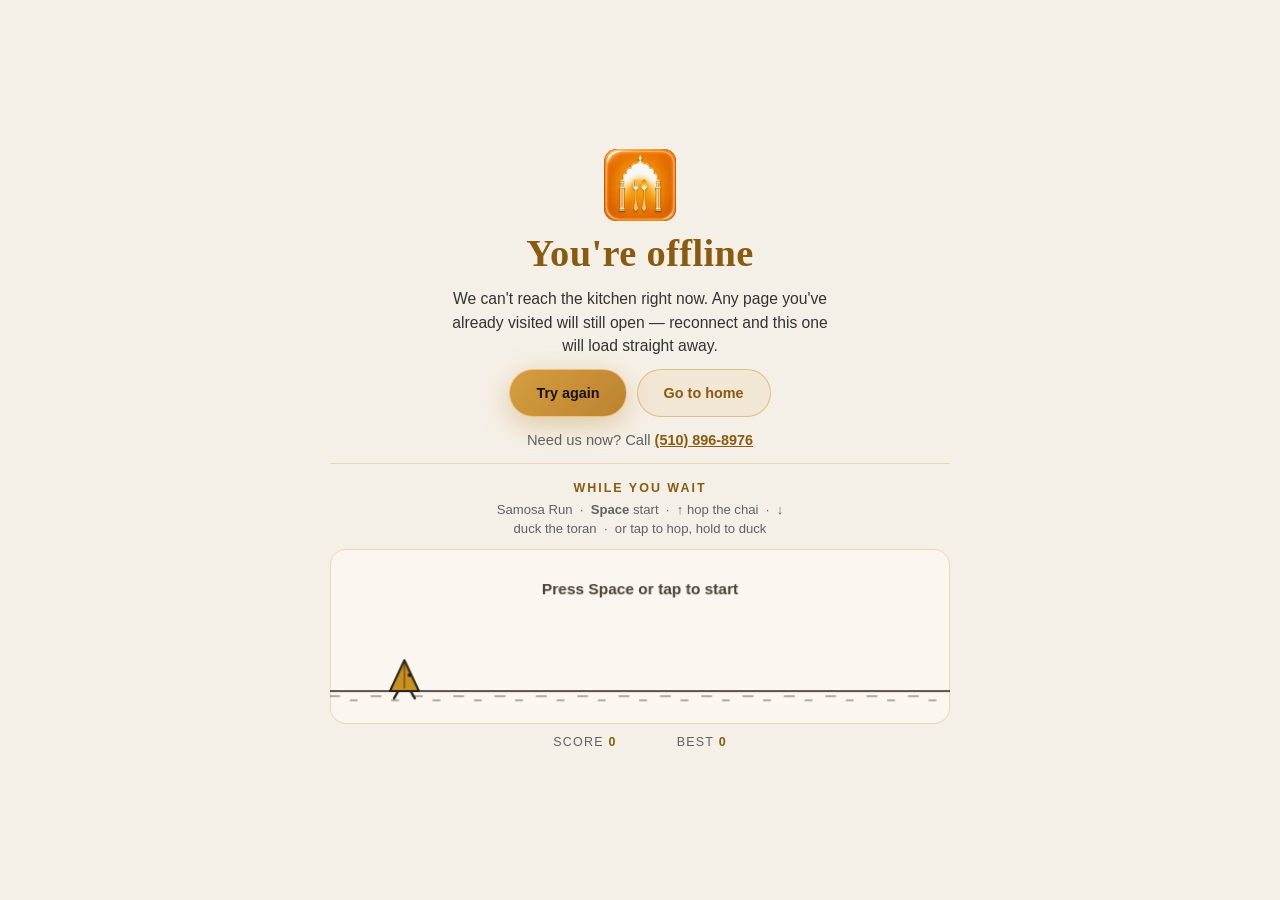
<file: site/offline.html>
<!DOCTYPE html>
<html lang="en">
<head>
<meta charset="utf-8">
<meta name="viewport" content="width=device-width, initial-scale=1">
<title>You're offline – Rajwadi Thali, Chaat &amp; Sweets</title>
<meta name="robots" content="noindex, follow">
<meta name="theme-color" content="#08080A">
<link rel="icon" href="/favicon.ico" sizes="16x16 32x32 48x48">
<link rel="icon" type="image/png" sizes="192x192" href="assets/img/icon-192.png">
<!-- Deliberately self-contained: this page is the fallback for having no
     network, so it cannot depend on the stylesheet or the webfonts loading.
     The palette is the site's, hardcoded. The game below is drawn entirely
     with canvas paths for the same reason — a sprite sheet is one more file
     that would not be there at the moment it is needed. -->
<style>
  :root {
    --gold: #d49b3a; --gold-light: #e8be72; --gold-ink: #8a5a0f;
    --bg: #f5f0e7; --ink: #1a1a1c; --gray: #616161;
  }
  * { box-sizing: border-box; }

  /* ONE SCREEN, NO SCROLLING.
     The whole point of this page is that it is the first thing you see when
     something has gone wrong, so it should be readable at a glance rather than
     explored. Everything above the game is sized in vh as well as rem, so on a
     short window the type and the spacing give way together instead of the
     last item falling off the bottom; the game is the flex item that takes
     whatever is left over, so it shrinks to fit rather than pushing.

     dvh, not vh: on a phone, vh is the viewport with the browser's toolbars
     hidden, which is a height the page does not actually have until you
     scroll — using it here would guarantee the scrollbar this rule exists to
     remove. */
  html { height: 100%; }
  body {
    margin: 0;
    height: 100vh;
    height: 100dvh;
    overflow: hidden;
    padding: clamp(10px, 2.2vh, 30px) 20px;
    display: flex; flex-direction: column; align-items: center; justify-content: center;
    gap: clamp(5px, 1.3vh, 13px);
    text-align: center; background: var(--bg); color: var(--ink);
    font-family: 'Inter', -apple-system, BlinkMacSystemFont, 'Segoe UI', Roboto, sans-serif;
    line-height: 1.5;
  }
  .logo { width: clamp(40px, 8vh, 88px); height: auto; display: block; margin: 0; flex: 0 0 auto; }
  h1 {
    margin: 0; font-family: 'Cormorant Garamond', Georgia, serif;
    font-weight: 700; letter-spacing: .01em;
    font-size: clamp(1.25rem, 4.4vh, 2.4rem);
    line-height: 1.12; color: var(--gold-ink); flex: 0 0 auto;
  }
  p { margin: 0; max-width: 46ch; color: #333; font-size: clamp(.8rem, 1.95vh, .98rem); flex: 0 0 auto; }
  .row { display: flex; flex-wrap: wrap; gap: 10px; justify-content: center; flex: 0 0 auto; }
  a, button {
    font: inherit; font-weight: 600; font-size: clamp(.8rem, 1.8vh, .9rem); cursor: pointer;
    display: inline-flex; align-items: center; justify-content: center;
    min-height: clamp(38px, 6vh, 48px); padding: 10px clamp(16px, 3vw, 26px);
    border-radius: 100px; text-decoration: none;
  }
  .primary {
    color: #17120a; border: 1px solid rgba(255, 235, 190, .55);
    background: linear-gradient(135deg, rgba(212, 155, 58, .97), rgba(184, 122, 37, .94));
    box-shadow: 0 8px 28px rgba(184, 122, 37, .35);
  }
  .secondary { color: var(--gold-ink); background: rgba(212, 155, 58, .1); border: 1px solid rgba(212, 155, 58, .55); }
  .tel { font-size: clamp(.74rem, 1.7vh, .92rem); color: var(--gray); }
  .tel a { display: inline; min-height: 0; padding: 0; color: var(--gold-ink); text-decoration: underline; }
  :focus-visible { outline: 3px solid var(--gold); outline-offset: 3px; }

  /* ---- the game ----------------------------------------------------------
     Sits below everything the page is actually for. Someone who opened this
     because they wanted the menu should reach "Try again", "Go to home" and
     the phone number before they reach a toy.

     It is also the only item allowed to grow and shrink, which is what keeps
     the page on one screen: whatever height the message above does not use,
     the stage takes, and when there is very little left the stage gives it
     back rather than forcing a scrollbar. */
  .game {
    /* --stage-h is the tallest the playfield is allowed to be; the width below
       is derived from it, so the frame is bounded by BOTH the column width and
       the viewport height without ever leaving the 600:170 shape. */
    --stage-h: 27vh;
    width: 100%; max-width: 620px; margin: 0;
    border-top: 1px solid rgba(212, 155, 58, .3);
    padding-top: clamp(8px, 1.6vh, 20px);
    /* Sized to its content, not stretched. Letting it grow put every spare
       pixel INSIDE the section — which is what opened that hole between the
       divider and "While you wait". The spare space belongs to the page, where
       body's centring splits it evenly above and below everything. */
    flex: 0 0 auto;
    display: flex; flex-direction: column;
  }
  .game h2 {
    margin: 0 0 2px; font-size: clamp(.66rem, 1.5vh, .78rem); font-weight: 700;
    letter-spacing: .16em; text-transform: uppercase; color: var(--gold-ink); flex: 0 0 auto;
  }
  .game-hint {
    margin: 0 auto clamp(5px, 1.1vh, 12px); max-width: 42ch;
    font-size: clamp(.68rem, 1.55vh, .82rem);
    color: var(--gray); flex: 0 0 auto;
  }
  /* min-height:0 is what actually lets this shrink — without it a flex item
     refuses to go below the size of its content, and the canvas inside would
     hold the whole page open. */
  /* The STAGE carries the aspect ratio, not the canvas. Sizing the canvas to
     "contain" inside a full-width stage kept the picture the right shape but
     left the box padded out with dead space either side of it whenever the
     height ran out first. Giving the frame itself the ratio means the frame is
     the thing that shrinks, and the canvas simply fills it. */
  .stage {
    position: relative; border-radius: 16px; overflow: hidden;
    /* The frame is an inset shadow rather than a border on purpose. With
       box-sizing:border-box the aspect ratio applies to the BORDER box, so a
       1px border leaves the content box at 598:168 — the canvas fills that and
       comes out stretched by a couple of percent against its own 600:170
       bitmap. A shadow paints in the same place and takes no layout, so the
       content box keeps the ratio exactly. */
    box-shadow: inset 0 0 0 1px rgba(212, 155, 58, .34);
    background: #fbf7f0;
    transition: background-color .5s ease, box-shadow .5s ease;
    aspect-ratio: 600 / 170;
    width: min(100%, calc(var(--stage-h) * 600 / 170));
    height: auto;
    align-self: center;
    display: flex; align-items: center; justify-content: center;
  }
  .stage.night { background: #14141a; box-shadow: inset 0 0 0 1px rgba(232, 190, 114, .3); }
  /* auto/auto with both maxes is the contain fit: the canvas keeps the aspect
     of its own backing store and scales down to whichever side runs out
     first, so a short window narrows the picture instead of squashing it. */
  .stage canvas {
    display: block; width: 100%; height: 100%; touch-action: manipulation;
  }
  .stage:focus-visible { outline: 3px solid var(--gold); outline-offset: 3px; }
  .scores {
    /* max-width:none because this is a <p>, and the base paragraph rule caps
       every p at 46ch for readability. That cap is right for prose and wrong
       for a two-item row: it held the row to ~348px inside a 620px section, so
       "centred" content was centred inside a box pinned to the left edge. */
    max-width: none;
    display: flex; justify-content: center; gap: clamp(22px, 9vw, 60px);
    align-items: baseline;
    margin: clamp(4px, .9vh, 10px) 0 0; font-size: clamp(.68rem, 1.5vh, .78rem);
    letter-spacing: .1em; font-variant-numeric: tabular-nums; color: var(--gray);
    flex: 0 0 auto;
  }
  .scores b { color: var(--gold-ink); font-weight: 700; }
  .sr {
    position: absolute; width: 1px; height: 1px; padding: 0; margin: -1px;
    overflow: hidden; clip: rect(0 0 0 0); white-space: nowrap; border: 0;
  }
  /* Back online while someone is mid-run: say so, but let them finish. */
  .back-online {
    display: none; margin: 0; padding: 10px 16px; border-radius: 14px; flex: 0 0 auto;
    background: rgba(212, 155, 58, .14); border: 1px solid rgba(212, 155, 58, .5);
    font-size: .88rem; color: var(--gold-ink);
  }
  .back-online.show { display: block; }
  .back-online button { min-height: 40px; padding: 8px 18px; margin-left: 10px; font-size: .84rem; }
</style>
</head>
<body>
  <img class="logo" src="assets/img/icon-192.png" alt="Rajwadi Thali">
  <h1>You're offline</h1>
  <p>
    We can't reach the kitchen right now. Any page you've already visited will
    still open — reconnect and this one will load straight away.
  </p>
  <div class="row">
    <button class="primary" onclick="location.reload()">Try again</button>
    <a class="secondary" href="index.html">Go to home</a>
  </div>
  <p class="tel">
    Need us now? Call <a href="tel:+15108968976">(510) 896-8976</a>
  </p>

  <div class="back-online" id="backOnline" role="status">
    You're back online.
    <button class="secondary" onclick="location.reload()">Reload the site</button>
  </div>

  <section class="game" aria-labelledby="gameTitle">
    <h2 id="gameTitle">While you wait</h2>
    <p class="game-hint">
      Samosa Run &nbsp;·&nbsp; <b>Space</b> start &nbsp;·&nbsp; <b>&uarr;</b> hop the chai
      &nbsp;·&nbsp; <b>&darr;</b> duck the toran &nbsp;·&nbsp; or tap to hop, hold to duck
    </p>
    <div class="stage" id="stage" tabindex="0" role="application"
         aria-label="Samosa Run, a small jumping game. Press Space to start and to jump, Down arrow to duck.">
      <canvas id="game" width="600" height="170"></canvas>
    </div>
    <p class="scores">
      <span>SCORE <b id="score">0</b></span>
      <span>BEST <b id="best">0</b></span>
    </p>
    <p class="sr" role="status" aria-live="polite" id="gameLive"></p>
  </section>

  <script>
  (function () {
    'use strict';

    /* ------------------------------------------------------------------ *
     * SAMOSA RUN                                                         *
     *                                                                    *
     * Everything is drawn with paths. No sprite sheet, no audio file, no *
     * webfont — this page exists precisely for the moment when fetching  *
     * another file is the one thing that cannot happen, so the game has  *
     * to be made of nothing but this script.                             *
     * ------------------------------------------------------------------ */

    var cv = document.getElementById('game');
    if (!cv || !cv.getContext) return;            /* no canvas: the page still works */
    var ctx = cv.getContext('2d');
    var stage = document.getElementById('stage');
    var scoreEl = document.getElementById('score');
    var bestEl = document.getElementById('best');
    var live = document.getElementById('gameLive');

    var W = 600, H = 170, GROUND = 138;

    /* Backing store at device resolution, CSS size left to the stylesheet, so
       the ground line and the samosa's seam stay crisp on a phone. */
    function resize() {
      var dpr = Math.min(window.devicePixelRatio || 1, 2);
      cv.width = W * dpr; cv.height = H * dpr;
      ctx.setTransform(dpr, 0, 0, dpr, 0, 0);
      ctx.lineJoin = 'round'; ctx.lineCap = 'round';
      /* Setting canvas.width WIPES the bitmap, and outside a run there is no
         animation frame coming to put anything back — so a window resize left
         an empty box on screen until you happened to press start. Repaint on
         the way out.

         Guarded on `obstacles`, not on `draw`. Both the function and the state
         it reads are declared below this point: the function is hoisted and
         the state is not, so testing for the function said yes while the state
         was still undefined, and the first call threw and took the entire
         script down with it. The precondition is the state. */
      if (obstacles) draw();
    }
    addEventListener('resize', resize);

    var HI_KEY = 'rt-offline-best';
    var best = 0;
    try { best = parseInt(localStorage.getItem(HI_KEY), 10) || 0; } catch (e) {}
    bestEl.textContent = best;

    /* ---- state ---- */
    var IDLE = 0, RUN = 1, OVER = 2;
    var mode = IDLE;
    var player, obstacles, speed, dist, score, night, legT, leg, spawnIn, shake;
    var raf = null, last = 0;

    function reset() {
      player = { y: 0, vy: 0, ducking: false, h: 30 };
      obstacles = [];
      speed = 300; dist = 0; score = 0; night = false;
      legT = 0; leg = 0; spawnIn = 320; shake = 0;
      stage.classList.remove('night');
      scoreEl.textContent = '0';
    }
    reset();
    resize();          /* now that there is something for it to repaint */

    /* ---- obstacles ------------------------------------------------------
       Two families, because one is a jump and the other is a duck, and a
       runner with only one verb stops asking anything of you after a minute.
         chai  a row of cutting-chai glasses on the ground — hop it
         puri  a fried disc floating at head height — duck under it        */
    function spawn() {
      var r = Math.random();
      /* the hanging one is held back until the jump has had time to be
         learned, and stays the rarer of the two after that */
      if (score > 180 && r < 0.28) {
        /* HANGS from the top rather than floating.
           The first version of this was a puri bobbing at head height, and
           simulating the game caught the flaw: a player who only ever jumps
           scored exactly the same as one who jumped AND ducked, because the
           jump arc carried them clean over it. The duck was a verb the game
           never asked for. Something suspended from the ceiling cannot be
           jumped over at all — the only way past is under it — so the second
           verb becomes the answer to a real question.
           Bottom edge at 115: a standing samosa's head is at 108 and hits it,
           a ducking one is at 121 and passes with six pixels to spare. */
        obstacles.push({ type: 'toran', x: W + 20, w: 40, h: 115, y: 0, sway: Math.random() * 6.28 });
      } else {
        var n = 1 + (Math.random() * (score > 320 ? 3 : 2) | 0);
        obstacles.push({ type: 'chai', x: W + 20, w: n * 15 + 5, h: 30 + (Math.random() * 6 | 0), n: n });
      }
    }

    /* ---- drawing -------------------------------------------------------- */
    function ink() { return night ? '#f3ece0' : '#2a2118'; }
    function gold() { return night ? '#e8be72' : '#c8901f'; }

    function drawSamosa(x, y, h) {
      ctx.save();
      ctx.translate(x, y);
      ctx.fillStyle = gold();
      ctx.strokeStyle = ink();
      ctx.lineWidth = 2;
      ctx.beginPath();                       /* the body: a fat triangle */
      ctx.moveTo(16, -h);
      ctx.lineTo(30, 0);
      ctx.lineTo(2, 0);
      ctx.closePath();
      ctx.fill(); ctx.stroke();
      ctx.beginPath();                       /* the seam */
      ctx.moveTo(16, -h + 3);
      ctx.lineTo(16, -3);
      ctx.lineWidth = 1.4; ctx.globalAlpha = .55;
      ctx.stroke();
      ctx.globalAlpha = 1;
      ctx.fillStyle = ink();                 /* eye */
      ctx.beginPath(); ctx.arc(21, -h * 0.52, 1.9, 0, 6.283); ctx.fill();
      ctx.restore();
    }

    function drawLegs(x, y, ducking) {
      ctx.strokeStyle = ink(); ctx.lineWidth = 2.4;
      var a = ducking ? 0 : (leg ? 4 : -4);
      var b = ducking ? 0 : (leg ? -4 : 4);
      ctx.beginPath();
      ctx.moveTo(x + 10, y); ctx.lineTo(x + 10 + a, y + 7);
      ctx.moveTo(x + 22, y); ctx.lineTo(x + 22 + b, y + 7);
      ctx.stroke();
    }

    function drawChai(o) {
      for (var i = 0; i < o.n; i++) {
        var gx = o.x + i * 15, gy = GROUND, gh = o.h - (i % 2 ? 4 : 0);
        ctx.fillStyle = night ? '#20202a' : '#ffffff';
        ctx.strokeStyle = ink(); ctx.lineWidth = 2;
        ctx.beginPath();                     /* a tapered cutting-chai glass */
        ctx.moveTo(gx + 2, gy - gh);
        ctx.lineTo(gx + 11, gy - gh);
        ctx.lineTo(gx + 9, gy);
        ctx.lineTo(gx + 4, gy);
        ctx.closePath();
        ctx.fill(); ctx.stroke();
        ctx.beginPath();                     /* the chai in it */
        ctx.moveTo(gx + 3, gy - gh + 5);
        ctx.lineTo(gx + 10, gy - gh + 5);
        ctx.strokeStyle = gold(); ctx.lineWidth = 3;
        ctx.stroke();
      }
    }

    /* A toran — the marigold-and-leaf string hung across a doorway. It reads
       instantly as something you go UNDER, which is the whole point: the shape
       has to teach the verb before the player has lost a run to it. */
    function drawToran(o) {
      var sw = Math.sin(o.sway) * 2;         /* a little sway, horizontal only,
                                                so it never changes the hitbox */
      ctx.strokeStyle = ink(); ctx.lineWidth = 2;
      ctx.beginPath();                       /* the string, slack in the middle */
      ctx.moveTo(o.x, 0);
      ctx.quadraticCurveTo(o.x + o.w / 2 + sw, 26, o.x + o.w, 0);
      ctx.stroke();
      /* three strands, the middle one hanging to the full depth */
      for (var i = 0; i < 3; i++) {
        var hx = o.x + 6 + i * 14 + sw * (i - 1) * 0.6;
        var top = 16 + i * 3;
        /* All three strands hang to nearly the same depth. The first version
           had the outer two stopping 16px short, which drew a shape narrower
           at the bottom than the box that actually kills you — the player is
           entitled to believe the edges of a thing are where they look. */
        var bottom = o.h - (i === 1 ? 0 : 4);
        ctx.strokeStyle = ink(); ctx.lineWidth = 1.6;
        ctx.beginPath(); ctx.moveTo(hx, top); ctx.lineTo(hx, bottom - 7); ctx.stroke();
        /* leaves down the strand */
        ctx.globalAlpha = .8;
        for (var ly = top + 12; ly < bottom - 12; ly += 14) {
          ctx.beginPath();
          ctx.ellipse(hx - 4, ly, 4, 2.4, -0.5, 0, 6.283);
          ctx.ellipse(hx + 4, ly + 6, 4, 2.4, 0.5, 0, 6.283);
          ctx.stroke();
        }
        ctx.globalAlpha = 1;
        /* the marigold on the end */
        ctx.fillStyle = gold();
        ctx.beginPath(); ctx.arc(hx, bottom - 4, 4.6, 0, 6.283); ctx.fill(); ctx.stroke();
      }
    }

    function drawGround() {
      ctx.strokeStyle = ink(); ctx.lineWidth = 2; ctx.globalAlpha = .75;
      ctx.beginPath(); ctx.moveTo(0, GROUND); ctx.lineTo(W, GROUND); ctx.stroke();
      /* speckle that scrolls, so speed stays legible with nothing on screen */
      ctx.globalAlpha = .35;
      var off = dist % 40;
      for (var x = -off; x < W; x += 40) {
        ctx.beginPath();
        ctx.moveTo(x, GROUND + 5); ctx.lineTo(x + 9, GROUND + 5);
        ctx.moveTo(x + 20, GROUND + 9); ctx.lineTo(x + 26, GROUND + 9);
        ctx.stroke();
      }
      ctx.globalAlpha = 1;
    }

    function centred(text, y, size, alpha) {
      ctx.fillStyle = ink(); ctx.globalAlpha = alpha == null ? 1 : alpha;
      ctx.font = '600 ' + size + 'px -apple-system, BlinkMacSystemFont, "Segoe UI", Roboto, sans-serif';
      ctx.textAlign = 'center';
      ctx.fillText(text, W / 2, y);
      ctx.globalAlpha = 1;
    }

    function draw() {
      ctx.clearRect(0, 0, W, H);
      ctx.save();
      if (shake > 0) ctx.translate((Math.random() - .5) * shake, (Math.random() - .5) * shake);

      drawGround();
      for (var i = 0; i < obstacles.length; i++) {
        var o = obstacles[i];
        if (o.type === 'chai') drawChai(o); else drawToran(o);
      }

      var py = GROUND + player.y;
      drawLegs(56, py, player.ducking);
      drawSamosa(56, py, player.h);

      if (mode === IDLE) centred('Press Space or tap to start', 44, 15, .85);
      if (mode === OVER) {
        centred('G A M E   O V E R', 40, 17);
        centred('Space or tap to run again', 60, 13, .7);
      }
      ctx.restore();
    }

    /* ---- loop ----------------------------------------------------------- */
    function step(dt) {
      if (mode !== RUN) return;

      speed = Math.min(900, speed + dt * 9);
      dist += speed * dt;
      score = Math.floor(dist / 12);
      scoreEl.textContent = score;

      /* the day/night flip, borrowed shamelessly — it is what makes a run
         feel like it is going somewhere rather than repeating */
      var wantNight = Math.floor(score / 700) % 2 === 1;
      if (wantNight !== night) { night = wantNight; stage.classList.toggle('night', night); }

      player.vy += 2500 * dt;                     /* gravity */
      player.y += player.vy * dt;
      if (player.y > 0) { player.y = 0; player.vy = 0; }
      player.h = (player.ducking && player.y === 0) ? 17 : 30;

      legT += dt;                                 /* run cycle */
      if (legT > 0.11) { legT = 0; leg ^= 1; }

      /* spawning measured in DISTANCE, not time, so the gaps stay jumpable as
         the speed climbs rather than closing up into an impossible wall */
      spawnIn -= speed * dt;
      if (spawnIn <= 0) {
        spawn();
        spawnIn = 250 + Math.random() * 210 + speed * 0.28;
      }

      var px = 58, pw = 26, ph = player.h;
      var ptop = GROUND + player.y - ph;
      for (var i = obstacles.length - 1; i >= 0; i--) {
        var o = obstacles[i];
        o.x -= speed * dt;
        if (o.type === 'toran') o.sway += dt * 2.2;
        if (o.x + o.w < -10) { obstacles.splice(i, 1); continue; }

        var oy = o.type === 'toran' ? o.y : GROUND - o.h;
        /* a few pixels of mercy on every edge: pixel-exact collision against a
           shape with a pointed top reads as unfair every single time */
        if (px + pw - 3 > o.x + 3 && px + 3 < o.x + o.w - 3 &&
            ptop + 3 < oy + o.h - 2 && ptop + ph - 2 > oy + 2) {
          gameOver();
          return;
        }
      }
      if (shake > 0) shake = Math.max(0, shake - dt * 30);
    }

    function frame(t) {
      raf = requestAnimationFrame(frame);
      if (!last) last = t;
      /* clamped: a tab that comes back from the background hands you a huge
         delta, and an unclamped one teleports the player through whatever is
         on screen */
      var dt = Math.min((t - last) / 1000, 0.05);
      last = t;
      step(dt);
      draw();
    }

    function start() {
      if (mode === RUN) return;
      reset();
      mode = RUN;
      last = 0;
      if (live) live.textContent = 'Game started.';
      if (raf === null) raf = requestAnimationFrame(frame);
    }

    function gameOver() {
      if (mode !== RUN) return;
      mode = OVER;
      shake = 8;
      if (score > best) {
        best = score;
        bestEl.textContent = best;
        try { localStorage.setItem(HI_KEY, String(best)); } catch (e) {}
      }
      if (live) live.textContent = 'Game over. Score ' + score + '. Best ' + best + '.';
      draw();
    }

    /* ---- input ----------------------------------------------------------
       The page's own controls come first. Space is only swallowed once the
       game has been deliberately entered — otherwise pressing Space to
       activate "Try again" would quietly start a game instead of reloading. */
    function wantsKeys() {
      return stage.contains(document.activeElement) || mode === RUN;
    }

    function jump() {
      if (mode !== RUN) { start(); return; }
      if (player.y === 0) { player.vy = -740; player.ducking = false; }
    }

    addEventListener('keydown', function (e) {
      var k = e.key;
      var up = k === ' ' || k === 'Spacebar' || k === 'ArrowUp' || k === 'w' || k === 'W';
      var down = k === 'ArrowDown' || k === 's' || k === 'S';
      if ((!up && !down) || !wantsKeys()) return;
      e.preventDefault();
      if (up) { jump(); return; }
      if (mode === RUN) {
        player.ducking = true;
        if (player.y < 0) player.vy += 1400;      /* snap down out of a jump */
      }
    });

    addEventListener('keyup', function (e) {
      var k = e.key;
      if (k === 'ArrowDown' || k === 's' || k === 'S') player.ducking = false;
    });

    /* touch: a tap hops, press-and-hold ducks */
    var holdTimer = null;
    stage.addEventListener('pointerdown', function (e) {
      e.preventDefault();
      stage.focus();
      if (mode !== RUN) { start(); return; }
      jump();
      holdTimer = setTimeout(function () { player.ducking = true; }, 180);
    });
    function release() { clearTimeout(holdTimer); player.ducking = false; }
    stage.addEventListener('pointerup', release);
    stage.addEventListener('pointercancel', release);
    stage.addEventListener('pointerleave', release);

    /* Leaving the tab mid-run should not cost a life to frames that never
       rendered, so the run is ended deliberately rather than resumed into a
       screen full of obstacles. */
    document.addEventListener('visibilitychange', function () {
      if (document.hidden) gameOver();
    });

    draw();

    /* ---- coming back online --------------------------------------------
       The page reloads itself the moment the network returns, which is right
       when nobody is doing anything and wrong when somebody is mid-run. If a
       game is going, offer the reload rather than performing it. */
    addEventListener('online', function () {
      if (mode === RUN) {
        var b = document.getElementById('backOnline');
        if (b) b.classList.add('show');
      } else {
        location.reload();
      }
    });
  })();
  </script>
</body>
</html>
</file>
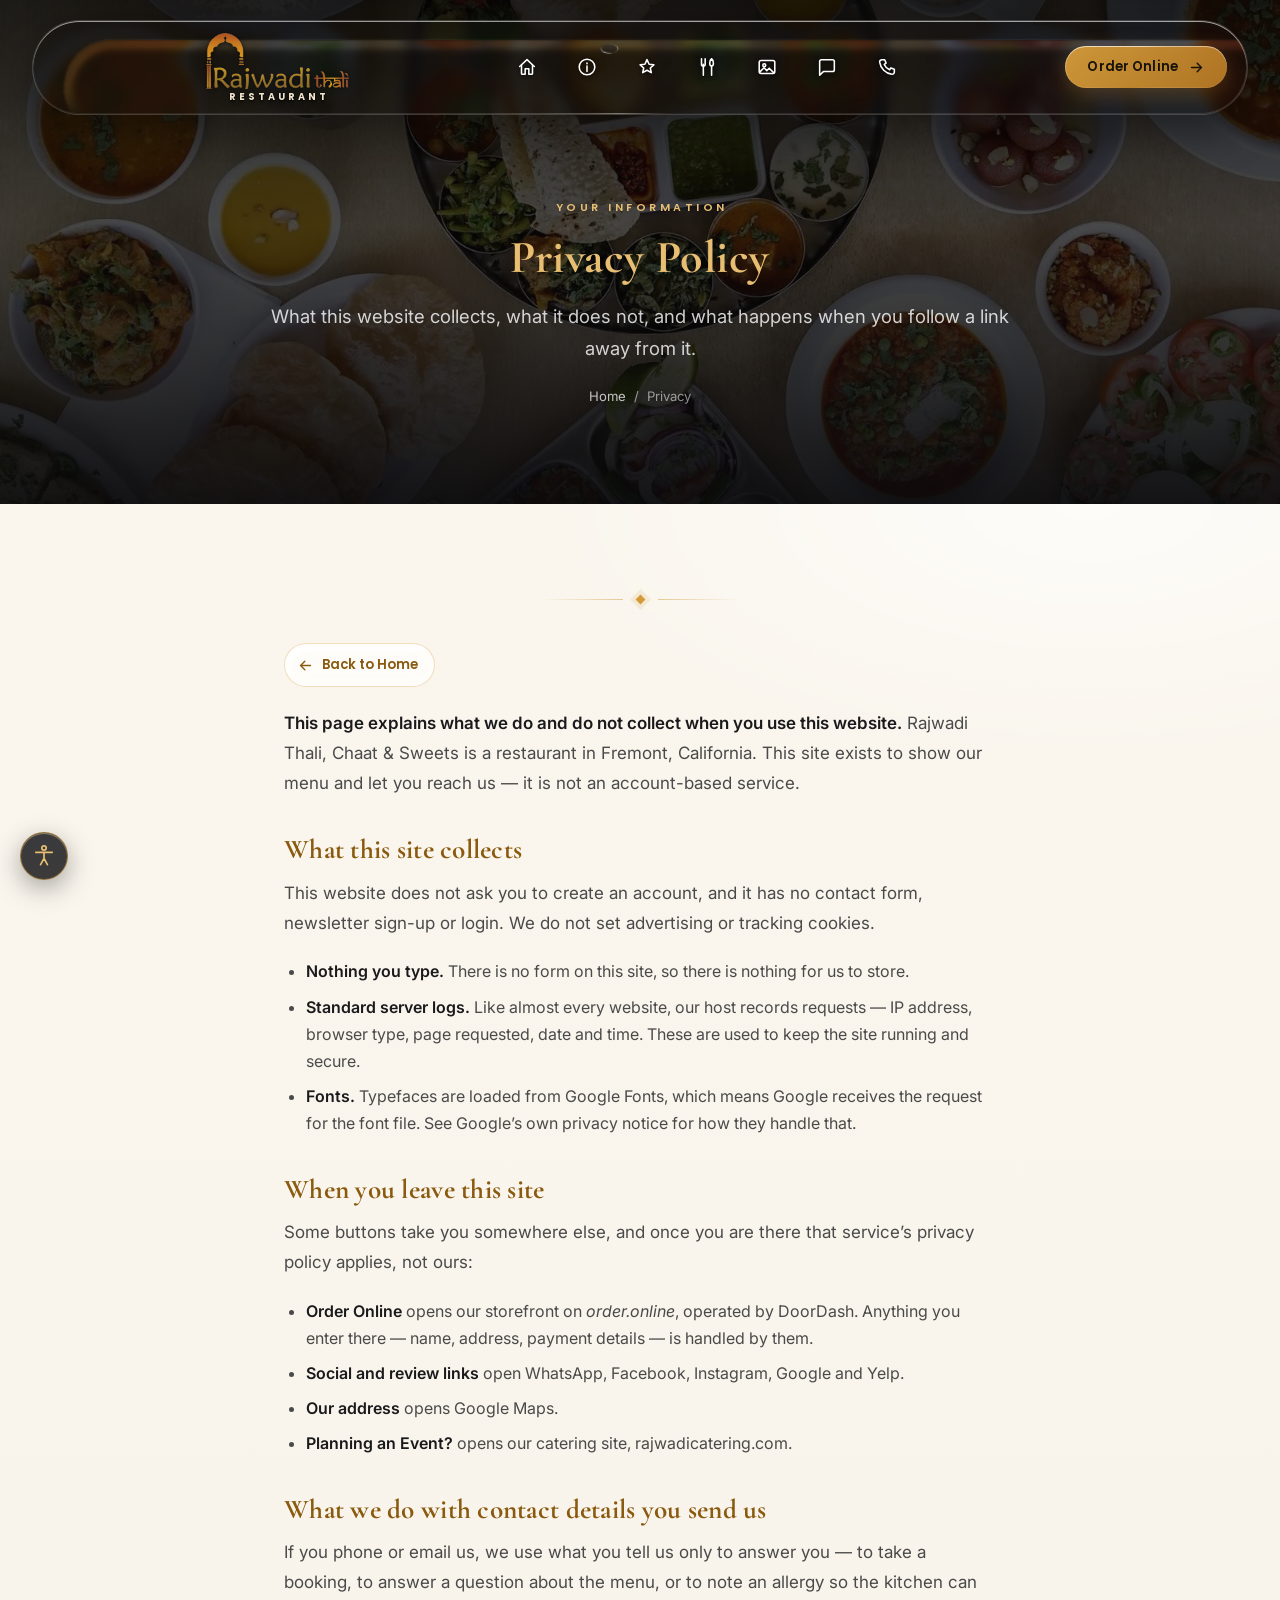
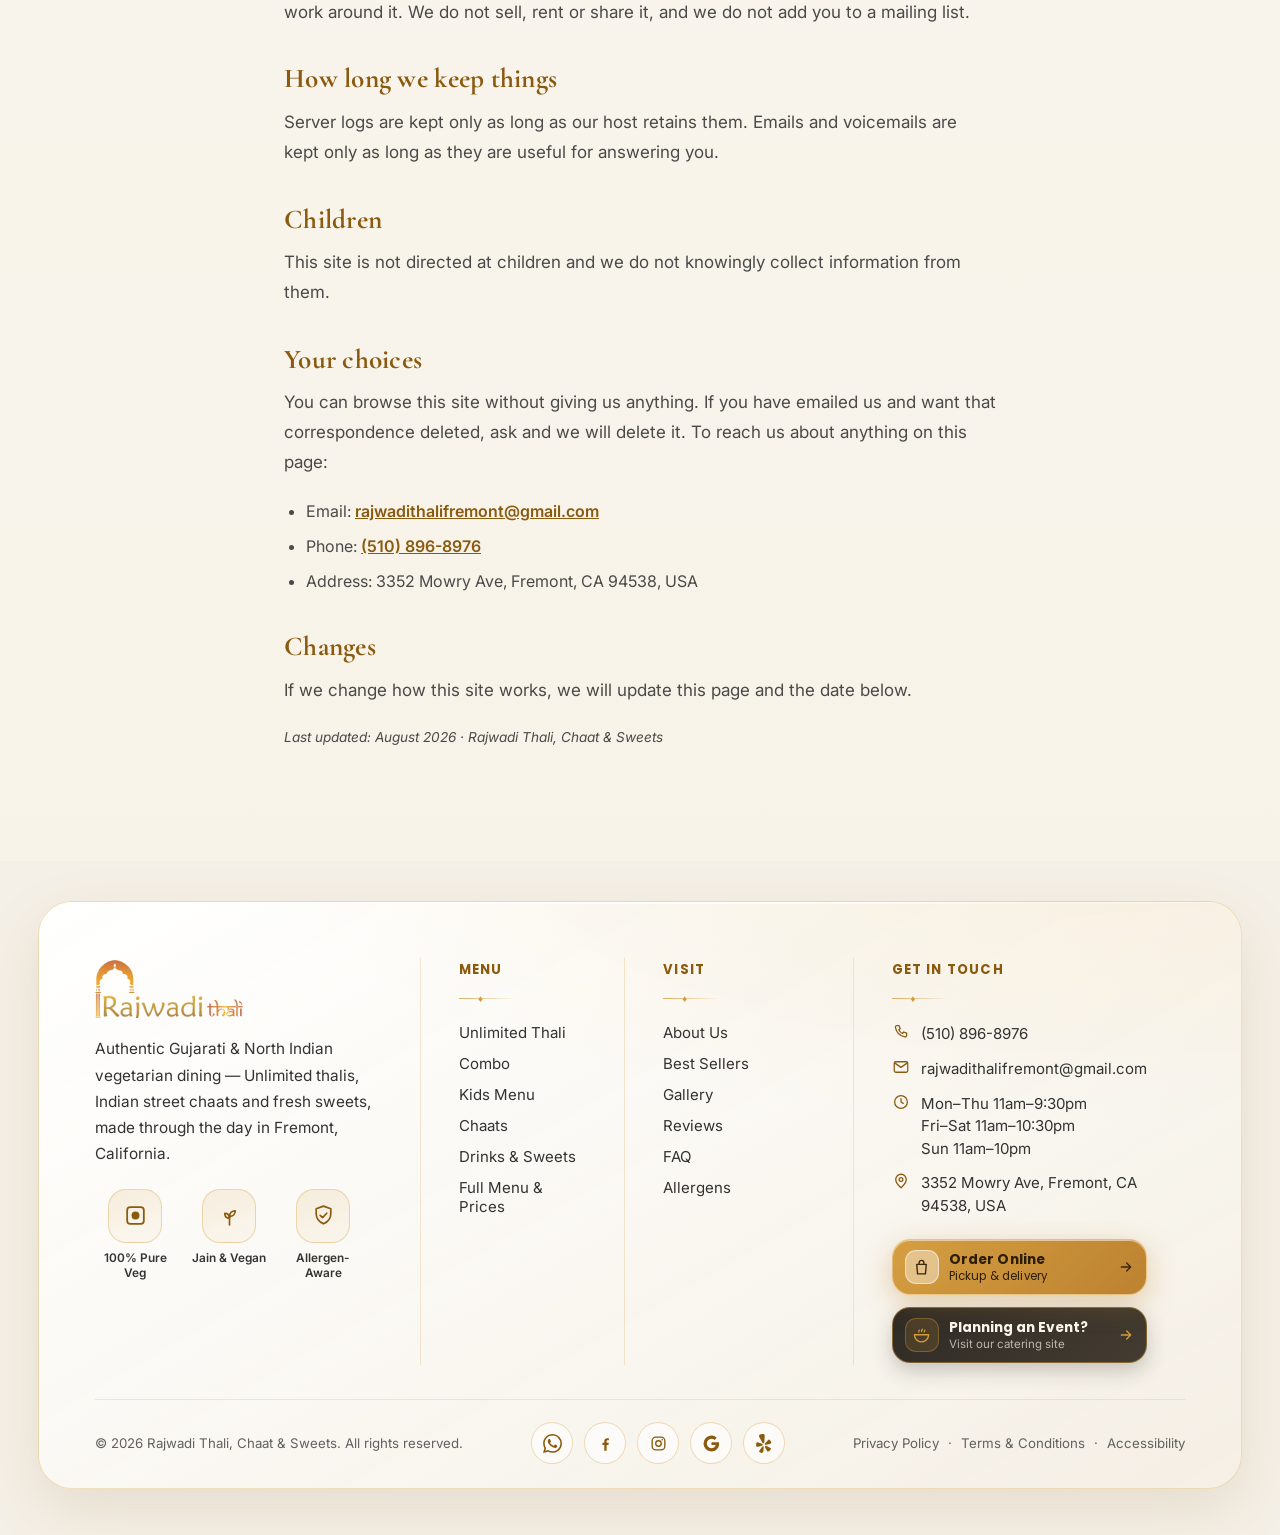
<file: site/privacy.html>
<!DOCTYPE html>
<html lang="en">
<head>
<meta charset="utf-8">
<meta name="viewport" content="width=device-width, initial-scale=1">
<script>/* Saved accessibility preferences, re-applied BEFORE first paint — a reader
who chose bigger text or high contrast must never see one frame of the default.
Kept inline and dependency-free for that reason. 'rt-a11y' is the same key the
catering site uses, so preferences carry across the two sites. */
try{var _a=JSON.parse(localStorage.getItem('rt-a11y')||'{}'),_r=document.documentElement;
['text','line','align','contrast'].forEach(function(k){if(_a[k]){_r.setAttribute('data-a11y-'+k,_a[k]);}});
['font','gray','noimg','motion','links'].forEach(function(k){if(_a[k]){_r.classList.add('a11y-'+k);}});}catch(e){}</script>
<title>Privacy Policy – Rajwadi Thali, Chaat &amp; Sweets</title>
<meta name="description" content="Privacy policy for Rajwadi Thali, Chaat &amp; Sweets in Fremont, CA — what this website collects and how we handle contact details.">
<meta name="theme-color" content="#08080A">
<link rel="icon" href="/favicon.ico" sizes="16x16 32x32 48x48">
<link rel="icon" type="image/png" sizes="32x32" href="assets/img/icon-32.png">
<link rel="icon" type="image/png" sizes="48x48" href="assets/img/icon-48.png">
<link rel="icon" type="image/png" sizes="96x96" href="assets/img/icon-96.png">
<!-- 192 is the one Google Search reads: square, and a multiple of 48 -->
<link rel="icon" type="image/png" sizes="192x192" href="assets/img/icon-192.png">
<link rel="apple-touch-icon" sizes="180x180" href="assets/img/apple-touch-icon.png">
<link rel="manifest" href="site.webmanifest" crossorigin="use-credentials">
<meta name="apple-mobile-web-app-capable" content="yes">
<meta name="apple-mobile-web-app-status-bar-style" content="black-translucent">
<meta name="apple-mobile-web-app-title" content="Rajwadi Thali">
<meta name="mobile-web-app-capable" content="yes">
<meta property="og:type" content="article">
<meta property="og:site_name" content="Rajwadi Thali, Chaat &amp; Sweets">
<meta property="og:title" content="Privacy Policy – Rajwadi Thali, Chaat &amp; Sweets">
<meta property="og:description" content="Privacy policy for Rajwadi Thali, Chaat &amp; Sweets in Fremont, CA — what this website collects and how we handle contact details.">
<meta property="og:url" content="https://www.rajwadi-thali.com/privacy.html">
<meta property="og:locale" content="en_US">
<meta property="og:image" content="https://www.rajwadi-thali.com/assets/img/og-image.jpg">
<meta property="og:image:width" content="1200">
<meta property="og:image:height" content="630">
<meta property="og:image:alt" content="A Gujarati thali spread at Rajwadi Thali, Chaat &amp; Sweets in Fremont, California">
<meta name="twitter:card" content="summary_large_image">
<meta name="twitter:title" content="Privacy Policy – Rajwadi Thali, Chaat &amp; Sweets">
<meta name="twitter:description" content="Privacy policy for Rajwadi Thali, Chaat &amp; Sweets in Fremont, CA — what this website collects and how we handle contact details.">
<meta name="twitter:image" content="https://www.rajwadi-thali.com/assets/img/og-image.jpg">
<meta name="robots" content="noindex, follow">
<meta name="geo.region" content="US-CA">
<meta name="geo.placename" content="Fremont, California">
<link rel="canonical" href="https://www.rajwadi-thali.com/privacy.html">
<link rel="preconnect" href="https://fonts.googleapis.com">
<link rel="preconnect" href="https://fonts.gstatic.com" crossorigin>
<link href="https://fonts.googleapis.com/css2?family=Cormorant+Garamond:ital,wght@0,500;0,600;0,700;1,600&amp;family=Inter:wght@400;500;600&amp;family=Poppins:wght@500;600;700&amp;display=swap" rel="stylesheet">
<script type="application/ld+json">
{
 "@context": "https://schema.org",
 "@graph": [
  {
   "@type": "BreadcrumbList",
   "itemListElement": [
    {
     "@type": "ListItem",
     "position": 1,
     "name": "Home",
     "item": "https://www.rajwadi-thali.com/"
    },
    {
     "@type": "ListItem",
     "position": 2,
     "name": "Privacy",
     "item": "https://www.rajwadi-thali.com/privacy.html"
    }
   ]
  },
  {
   "@type": "WebPage",
   "@id": "https://www.rajwadi-thali.com/privacy.html",
   "url": "https://www.rajwadi-thali.com/privacy.html",
   "name": "Privacy Policy",
   "inLanguage": "en-US",
   "isPartOf": {
    "@id": "https://www.rajwadi-thali.com/#website"
   },
   "about": {
    "@id": "https://www.rajwadi-thali.com/#restaurant"
   }
  }
 ]
}
</script>
<link rel="stylesheet" href="assets/css/styles.css?v=d94bc2c5">
</head>
<body>

<a class="skip-link" href="#main">Skip to main content</a>

<!-- ============ FLOATING LIQUID GLASS NAV (geometry 1:1 with rajwadicatering.com) ============ -->
<nav id="nav" class="nav-liquid nav-theme-dark" aria-label="Primary">
  <span class="nav-noise" aria-hidden="true"></span>
  <span class="nav-sheen" aria-hidden="true"></span>
  <a href="index.html" class="logo-link logo-chip" aria-label="Rajwadi Thali — Home"><picture><source type="image/webp" srcset="assets/img/logo.webp"><img class="logo-img" src="assets/img/logo.png" alt="Rajwadi Thali logo" width="143" height="56" fetchpriority="high"></picture><span class="logo-tagline" aria-hidden="true">Restaurant</span></a>
  <ul class="nav-links" id="navLinks">
    <span class="nav-active-pill" id="navActivePill" aria-hidden="true"></span>
    <li><a href="index.html" class="nav-link" data-section="top"><span class="nav-ico" aria-hidden="true"><svg viewBox="0 0 24 24" fill="none" stroke="currentColor" stroke-width="1.7" stroke-linecap="round" stroke-linejoin="round"><path d="M4 11.5 12 4l8 7.5"/><path d="M6 10v9a1 1 0 0 0 1 1h3v-6h4v6h3a1 1 0 0 0 1-1v-9"/></svg></span><span class="nav-label">Home</span></a></li>
    <li><a href="index.html#about" class="nav-link" data-section="about"><span class="nav-ico" aria-hidden="true"><svg viewBox="0 0 24 24" fill="none" stroke="currentColor" stroke-width="1.7" stroke-linecap="round" stroke-linejoin="round"><circle cx="12" cy="12" r="8.5"/><path d="M12 11v6M12 7.6v.9"/></svg></span><span class="nav-label">About</span></a></li>
    <li><a href="index.html#featured" class="nav-link" data-section="featured"><span class="nav-ico" aria-hidden="true"><svg viewBox="0 0 24 24" fill="none" stroke="currentColor" stroke-width="1.7" stroke-linecap="round" stroke-linejoin="round"><path d="m12 4 2.3 5 5.2.6-3.9 3.5 1.1 5.1L12 15.6 7.3 18.2l1.1-5.1L4.5 9.6 9.7 9Z"/></svg></span><span class="nav-label">Best Sellers</span></a></li>
    <li><a href="index.html#menu" class="nav-link" data-section="menu"><span class="nav-ico" aria-hidden="true"><svg viewBox="0 0 24 24" fill="none" stroke="currentColor" stroke-width="1.7" stroke-linecap="round" stroke-linejoin="round"><path d="M6 3v6a2 2 0 0 0 4 0V3"/><path d="M8 9v12"/><path d="M17 3c-1.5 1-2 3-2 5s1 3 2 3 2-1 2-3-.5-4-2-5Z"/><path d="M17 11v10"/></svg></span><span class="nav-label">Dine-In Menu</span></a></li>
    <li><a href="index.html#gallery" class="nav-link" data-section="gallery"><span class="nav-ico" aria-hidden="true"><svg viewBox="0 0 24 24" fill="none" stroke="currentColor" stroke-width="1.7" stroke-linecap="round" stroke-linejoin="round"><rect x="3.5" y="5" width="17" height="14" rx="2"/><circle cx="9" cy="10" r="1.6"/><path d="m4.5 17 4.2-4.2 3.1 3.1 2.6-2.6 5.1 5.1"/></svg></span><span class="nav-label">Gallery</span></a></li>
    <li><a href="index.html#reviews" class="nav-link" data-section="reviews"><span class="nav-ico" aria-hidden="true"><svg viewBox="0 0 24 24" fill="none" stroke="currentColor" stroke-width="1.7" stroke-linecap="round" stroke-linejoin="round"><path d="M20 15a2 2 0 0 1-2 2H8l-4 4V6a2 2 0 0 1 2-2h12a2 2 0 0 1 2 2Z"/></svg></span><span class="nav-label">Reviews</span></a></li>
    <li><a href="index.html#contact" class="nav-link" data-section="contact"><span class="nav-ico" aria-hidden="true"><svg viewBox="0 0 24 24" fill="none" stroke="currentColor" stroke-width="1.7" stroke-linecap="round" stroke-linejoin="round"><path d="M6.5 4h3l1.5 3.8-2 1.4a11 11 0 0 0 5.8 5.8l1.4-2L20 14.5v3a2.5 2.5 0 0 1-2.7 2.5A15.5 15.5 0 0 1 4 6.7 2.5 2.5 0 0 1 6.5 4Z"/></svg></span><span class="nav-label">Contact</span></a></li>
  </ul>
  <div class="nav-cta">
    <a href="https://order.online/business/-480570/en-US" target="_blank" rel="noopener" class="btn btn-gold nav-cta-btn">Order Online<span class="nav-cta-arrow" aria-hidden="true"><svg viewBox="0 0 24 24" fill="none" stroke="currentColor" stroke-width="2" stroke-linecap="round" stroke-linejoin="round"><path d="M5 12h13"/><path d="m13 6 6 6-6 6"/></svg></span></a>
    <button id="navToggle" class="nav-toggle" aria-expanded="false" aria-controls="navMobile" aria-label="Toggle navigation menu">
      <span></span><span></span><span></span>
    </button>
  </div>
</nav>
<button id="navBackdrop" class="nav-backdrop" tabindex="-1" aria-hidden="true"></button>
<div id="navMobile" class="nav-mobile nav-liquid nav-theme-dark" aria-hidden="true">
  <span class="nav-noise" aria-hidden="true"></span>
  <div class="nav-mobile-links">
    <a href="index.html" class="nav-mobile-link" data-section="top"><span class="nav-ico" aria-hidden="true"><svg viewBox="0 0 24 24" fill="none" stroke="currentColor" stroke-width="1.7" stroke-linecap="round" stroke-linejoin="round"><path d="M4 11.5 12 4l8 7.5"/><path d="M6 10v9a1 1 0 0 0 1 1h3v-6h4v6h3a1 1 0 0 0 1-1v-9"/></svg></span><span class="nav-label">Home</span><span class="nav-mobile-chev" aria-hidden="true"><svg viewBox="0 0 24 24" fill="none" stroke="currentColor" stroke-width="2" stroke-linecap="round" stroke-linejoin="round"><path d="m9 6 6 6-6 6"/></svg></span></a>
    <a href="index.html#about" class="nav-mobile-link" data-section="about"><span class="nav-ico" aria-hidden="true"><svg viewBox="0 0 24 24" fill="none" stroke="currentColor" stroke-width="1.7" stroke-linecap="round" stroke-linejoin="round"><circle cx="12" cy="12" r="8.5"/><path d="M12 11v6M12 7.6v.9"/></svg></span><span class="nav-label">About</span><span class="nav-mobile-chev" aria-hidden="true"><svg viewBox="0 0 24 24" fill="none" stroke="currentColor" stroke-width="2" stroke-linecap="round" stroke-linejoin="round"><path d="m9 6 6 6-6 6"/></svg></span></a>
    <a href="index.html#featured" class="nav-mobile-link" data-section="featured"><span class="nav-ico" aria-hidden="true"><svg viewBox="0 0 24 24" fill="none" stroke="currentColor" stroke-width="1.7" stroke-linecap="round" stroke-linejoin="round"><path d="m12 4 2.3 5 5.2.6-3.9 3.5 1.1 5.1L12 15.6 7.3 18.2l1.1-5.1L4.5 9.6 9.7 9Z"/></svg></span><span class="nav-label">Best Sellers</span><span class="nav-mobile-chev" aria-hidden="true"><svg viewBox="0 0 24 24" fill="none" stroke="currentColor" stroke-width="2" stroke-linecap="round" stroke-linejoin="round"><path d="m9 6 6 6-6 6"/></svg></span></a>
    <a href="index.html#menu" class="nav-mobile-link" data-section="menu"><span class="nav-ico" aria-hidden="true"><svg viewBox="0 0 24 24" fill="none" stroke="currentColor" stroke-width="1.7" stroke-linecap="round" stroke-linejoin="round"><path d="M6 3v6a2 2 0 0 0 4 0V3"/><path d="M8 9v12"/><path d="M17 3c-1.5 1-2 3-2 5s1 3 2 3 2-1 2-3-.5-4-2-5Z"/><path d="M17 11v10"/></svg></span><span class="nav-label">Dine-In Menu</span><span class="nav-mobile-chev" aria-hidden="true"><svg viewBox="0 0 24 24" fill="none" stroke="currentColor" stroke-width="2" stroke-linecap="round" stroke-linejoin="round"><path d="m9 6 6 6-6 6"/></svg></span></a>
    <a href="index.html#gallery" class="nav-mobile-link" data-section="gallery"><span class="nav-ico" aria-hidden="true"><svg viewBox="0 0 24 24" fill="none" stroke="currentColor" stroke-width="1.7" stroke-linecap="round" stroke-linejoin="round"><rect x="3.5" y="5" width="17" height="14" rx="2"/><circle cx="9" cy="10" r="1.6"/><path d="m4.5 17 4.2-4.2 3.1 3.1 2.6-2.6 5.1 5.1"/></svg></span><span class="nav-label">Gallery</span><span class="nav-mobile-chev" aria-hidden="true"><svg viewBox="0 0 24 24" fill="none" stroke="currentColor" stroke-width="2" stroke-linecap="round" stroke-linejoin="round"><path d="m9 6 6 6-6 6"/></svg></span></a>
    <a href="index.html#reviews" class="nav-mobile-link" data-section="reviews"><span class="nav-ico" aria-hidden="true"><svg viewBox="0 0 24 24" fill="none" stroke="currentColor" stroke-width="1.7" stroke-linecap="round" stroke-linejoin="round"><path d="M20 15a2 2 0 0 1-2 2H8l-4 4V6a2 2 0 0 1 2-2h12a2 2 0 0 1 2 2Z"/></svg></span><span class="nav-label">Reviews</span><span class="nav-mobile-chev" aria-hidden="true"><svg viewBox="0 0 24 24" fill="none" stroke="currentColor" stroke-width="2" stroke-linecap="round" stroke-linejoin="round"><path d="m9 6 6 6-6 6"/></svg></span></a>
    <a href="index.html#contact" class="nav-mobile-link" data-section="contact"><span class="nav-ico" aria-hidden="true"><svg viewBox="0 0 24 24" fill="none" stroke="currentColor" stroke-width="1.7" stroke-linecap="round" stroke-linejoin="round"><path d="M6.5 4h3l1.5 3.8-2 1.4a11 11 0 0 0 5.8 5.8l1.4-2L20 14.5v3a2.5 2.5 0 0 1-2.7 2.5A15.5 15.5 0 0 1 4 6.7 2.5 2.5 0 0 1 6.5 4Z"/></svg></span><span class="nav-label">Contact</span><span class="nav-mobile-chev" aria-hidden="true"><svg viewBox="0 0 24 24" fill="none" stroke="currentColor" stroke-width="2" stroke-linecap="round" stroke-linejoin="round"><path d="m9 6 6 6-6 6"/></svg></span></a>
  </div>
  <a href="https://order.online/business/-480570/en-US" target="_blank" rel="noopener" class="btn btn-gold nav-mobile-cta">Order Online<span class="nav-cta-arrow" aria-hidden="true"><svg viewBox="0 0 24 24" fill="none" stroke="currentColor" stroke-width="2" stroke-linecap="round" stroke-linejoin="round"><path d="M5 12h13"/><path d="m13 6 6 6-6 6"/></svg></span></a>
</div>

<main id="main">
<section class="page-hero">
  <div class="page-hero-inner">
    <span class="eyebrow">Your Information</span>
    <h1>Privacy Policy</h1>
    <p>What this website collects, what it does not, and what happens when you follow a link away from it.</p>
    <div class="breadcrumb"><a href="index.html">Home</a> &nbsp;/&nbsp; Privacy</div>
  </div>
</section>
<section class="section section--light band">
    <div class="section-seam" aria-hidden="true"><span></span></div>
  <div class="legal-prose">
    <a class="page-back" href="index.html"><span class="page-back-ico" aria-hidden="true"><svg viewBox="0 0 24 24" fill="none" stroke="currentColor" stroke-width="2" stroke-linecap="round" stroke-linejoin="round"><path d="M19 12H6"/><path d="m11 18-6-6 6-6"/></svg></span><span class="page-back-txt">Back to Home</span></a>
    <p><strong>This page explains what we do and do not collect when you use this website.</strong> Rajwadi Thali, Chaat &amp; Sweets is a restaurant in Fremont, California. This site exists to show our menu and let you reach us &mdash; it is not an account-based service.</p>
    <h2>What this site collects</h2>
    <p>This website does not ask you to create an account, and it has no contact form, newsletter sign-up or login. We do not set advertising or tracking cookies.</p>
    <ul>
      <li><strong>Nothing you type.</strong> There is no form on this site, so there is nothing for us to store.</li>
      <li><strong>Standard server logs.</strong> Like almost every website, our host records requests &mdash; IP address, browser type, page requested, date and time. These are used to keep the site running and secure.</li>
      <li><strong>Fonts.</strong> Typefaces are loaded from Google Fonts, which means Google receives the request for the font file. See Google&rsquo;s own privacy notice for how they handle that.</li>
    </ul>
    <h2>When you leave this site</h2>
    <p>Some buttons take you somewhere else, and once you are there that service&rsquo;s privacy policy applies, not ours:</p>
    <ul>
      <li><strong>Order Online</strong> opens our storefront on <em>order.online</em>, operated by DoorDash. Anything you enter there &mdash; name, address, payment details &mdash; is handled by them.</li>
      <li><strong>Social and review links</strong> open WhatsApp, Facebook, Instagram, Google and Yelp.</li>
      <li><strong>Our address</strong> opens Google Maps.</li>
      <li><strong>Planning an Event?</strong> opens our catering site, rajwadicatering.com.</li>
    </ul>
    <h2>What we do with contact details you send us</h2>
    <p>If you phone or email us, we use what you tell us only to answer you &mdash; to take a booking, to answer a question about the menu, or to note an allergy so the kitchen can work around it. We do not sell, rent or share it, and we do not add you to a mailing list.</p>
    <h2>How long we keep things</h2>
    <p>Server logs are kept only as long as our host retains them. Emails and voicemails are kept only as long as they are useful for answering you.</p>
    <h2>Children</h2>
    <p>This site is not directed at children and we do not knowingly collect information from them.</p>
    <h2>Your choices</h2>
    <p>You can browse this site without giving us anything. If you have emailed us and want that correspondence deleted, ask and we will delete it. To reach us about anything on this page:</p>
    <ul>
      <li>Email: <a href="mailto:rajwadithalifremont@gmail.com">rajwadithalifremont@gmail.com</a></li>
      <li>Phone: <a href="tel:+15108968976">(510) 896-8976</a></li>
      <li>Address: 3352 Mowry Ave, Fremont, CA 94538, USA</li>
    </ul>
    <h2>Changes</h2>
    <p>If we change how this site works, we will update this page and the date below.</p>
    <p class="legal-updated">Last updated: August 2026 &middot; Rajwadi Thali, Chaat &amp; Sweets</p>
  </div>
</section>
</main>

<footer id="contact">
  <div class="footer-panel">
    <span class="footer-shine" aria-hidden="true"></span>
    <div class="footer-grid">
      <div class="footer-brand">
        <div class="logo-chip"><picture><source type="image/webp" srcset="assets/img/logo.webp"><img class="footer-logo" src="assets/img/logo.png" alt="Rajwadi Thali logo" width="148" height="58" loading="lazy" decoding="async"></picture></div>
        <p class="footer-desc">Authentic Gujarati &amp; North Indian vegetarian dining &mdash; Unlimited thalis, Indian street chaats and fresh sweets, made through the day in Fremont, California.</p>
        <div class="footer-badges">
          <div class="footer-badge"><span class="footer-badge-ico"><svg viewBox="0 0 24 24" fill="none" stroke="currentColor" stroke-width="1.7" stroke-linecap="round" stroke-linejoin="round"><rect x="4" y="4" width="16" height="16" rx="3"/><circle cx="12" cy="12" r="3.8" fill="currentColor" stroke="none"/></svg></span><span class="footer-badge-label">100% Pure Veg</span></div>
          <div class="footer-badge"><span class="footer-badge-ico"><svg viewBox="0 0 24 24" fill="none" stroke="currentColor" stroke-width="1.6" stroke-linecap="round" stroke-linejoin="round"><path d="M12 21v-8"/><path d="M12 13c0-3.3 2.2-5.5 5.5-5.5C17.5 10.8 15.3 13 12 13Z"/><path d="M12 14.5c0-2.7-1.8-4.5-4.5-4.5C7.5 12.7 9.3 14.5 12 14.5Z"/></svg></span><span class="footer-badge-label">Jain &amp; Vegan</span></div>
          <a class="footer-badge" href="allergens.html"><span class="footer-badge-ico"><svg viewBox="0 0 24 24" fill="none" stroke="currentColor" stroke-width="1.6" stroke-linecap="round" stroke-linejoin="round"><path d="M12 3 5 5.6v4.9c0 4.3 3 7.6 7 9.5 4-1.9 7-5.2 7-9.5V5.6L12 3Z"/><path d="m8.8 11.8 2.3 2.3 4-4.3"/></svg></span><span class="footer-badge-label">Allergen-Aware</span></a>
        </div>
      </div>
      <div class="footer-col"><h2 class="footer-heading">Menu</h2><button type="button" class="footer-h" aria-expanded="false" aria-controls="footer-menu"><span class="footer-h-ico" aria-hidden="true"><svg viewBox="0 0 24 24" fill="none" stroke="currentColor" stroke-width="1.6" stroke-linecap="round" stroke-linejoin="round"><path d="M6 3v6a2 2 0 0 0 4 0V3"/><path d="M8 9v12"/><path d="M17 3c-1.5 1-2 3-2 5s1 3 2 3 2-1 2-3-.5-4-2-5Z"/><path d="M17 11v10"/></svg></span><span class="footer-h-txt">Menu</span><span class="footer-h-chev" aria-hidden="true"><svg viewBox="0 0 24 24" fill="none" stroke="currentColor" stroke-width="2" stroke-linecap="round" stroke-linejoin="round"><path d="m6 9 6 6 6-6"/></svg></span></button><span class="footer-hr" aria-hidden="true"></span><div id="footer-menu" class="footer-col-body"><ul><li><a href="index.html#menu?tab=thali">Unlimited Thali</a></li><li><a href="index.html#menu?tab=combo">Combo</a></li><li><a href="index.html#menu?tab=kids">Kids Menu</a></li><li><a href="index.html#menu?tab=chaats">Chaats</a></li><li><a href="index.html#menu?tab=drinks">Drinks &amp; Sweets</a></li><li><a href="menu.html">Full Menu &amp; Prices</a></li></ul></div></div>
      <div class="footer-col"><h2 class="footer-heading">Visit</h2><button type="button" class="footer-h" aria-expanded="false" aria-controls="footer-visit"><span class="footer-h-ico" aria-hidden="true"><svg viewBox="0 0 24 24" fill="none" stroke="currentColor" stroke-width="1.6" stroke-linecap="round" stroke-linejoin="round"><path d="m12 4 2.3 5 5.2.6-3.9 3.5 1.1 5.1L12 15.6 7.3 18.2l1.1-5.1L4.5 9.6 9.7 9Z"/></svg></span><span class="footer-h-txt">Visit</span><span class="footer-h-chev" aria-hidden="true"><svg viewBox="0 0 24 24" fill="none" stroke="currentColor" stroke-width="2" stroke-linecap="round" stroke-linejoin="round"><path d="m6 9 6 6 6-6"/></svg></span></button><span class="footer-hr" aria-hidden="true"></span><div id="footer-visit" class="footer-col-body"><ul><li><a href="index.html#about">About Us</a></li><li><a href="index.html#featured">Best Sellers</a></li><li><a href="index.html#gallery">Gallery</a></li><li><a href="index.html#reviews">Reviews</a></li><li><a href="index.html#faq">FAQ</a></li><li><a href="allergens.html">Allergens</a></li></ul></div></div>
      <div class="footer-col footer-contact footer-open"><h2 class="footer-heading">Get In Touch</h2><button type="button" class="footer-h" aria-expanded="true" aria-controls="footer-contact"><span class="footer-h-ico" aria-hidden="true"><svg viewBox="0 0 24 24" fill="none" stroke="currentColor" stroke-width="1.7" stroke-linecap="round" stroke-linejoin="round"><path d="M6.5 3.5h3l1.5 4-2 1.5a11 11 0 0 0 5 5l1.5-2 4 1.5v3a2 2 0 0 1-2.2 2A16.5 16.5 0 0 1 4.5 5.7 2 2 0 0 1 6.5 3.5Z"/></svg></span><span class="footer-h-txt">Get In Touch</span><span class="footer-h-chev" aria-hidden="true"><svg viewBox="0 0 24 24" fill="none" stroke="currentColor" stroke-width="2" stroke-linecap="round" stroke-linejoin="round"><path d="m6 9 6 6 6-6"/></svg></span></button><span class="footer-hr" aria-hidden="true"></span><div id="footer-contact" class="footer-col-body">
        <ul class="footer-contact-list">
          <li><a class="footer-cinfo" href="tel:+15108968976"><span class="footer-ico"><svg viewBox="0 0 24 24" fill="none" stroke="currentColor" stroke-width="1.7" stroke-linecap="round" stroke-linejoin="round"><path d="M6.5 3.5h3l1.5 4-2 1.5a11 11 0 0 0 5 5l1.5-2 4 1.5v3a2 2 0 0 1-2.2 2A16.5 16.5 0 0 1 4.5 5.7 2 2 0 0 1 6.5 3.5Z"/></svg></span>(510) 896-8976</a></li>
          <li><a class="footer-cinfo" href="mailto:rajwadithalifremont@gmail.com"><span class="footer-ico"><svg viewBox="0 0 24 24" fill="none" stroke="currentColor" stroke-width="1.7" stroke-linecap="round" stroke-linejoin="round"><rect x="3" y="5" width="18" height="14" rx="2"/><path d="m3.5 6.5 8.5 6 8.5-6"/></svg></span>rajwadithalifremont@gmail.com</a></li>
          <li><a class="footer-cinfo" href="index.html#faq"><span class="footer-ico"><svg viewBox="0 0 24 24" fill="none" stroke="currentColor" stroke-width="1.7" stroke-linecap="round" stroke-linejoin="round"><circle cx="12" cy="12" r="8.5"/><path d="M12 7.5V12l3 1.8"/></svg></span><span>Mon&ndash;Thu 11am&ndash;9:30pm<br>Fri&ndash;Sat 11am&ndash;10:30pm<br>Sun 11am&ndash;10pm</span></a></li>
          <li><a class="footer-cinfo footer-addr" href="https://www.google.com/maps/search/?api=1&amp;query=3352%20Mowry%20Ave%2C%20Fremont%2C%20CA%2094538%2C%20USA" target="_blank" rel="noopener" aria-label="Open 3352 Mowry Ave, Fremont, CA 94538, USA in Google Maps"><span class="footer-ico"><svg viewBox="0 0 24 24" fill="none" stroke="currentColor" stroke-width="1.7" stroke-linecap="round" stroke-linejoin="round"><path d="M12 21s7-6.2 7-11a7 7 0 0 0-14 0c0 4.8 7 11 7 11Z"/><circle cx="12" cy="10" r="2.5"/></svg></span><span>3352 Mowry Ave, Fremont, CA 94538, USA</span></a></li>
        </ul>
        <a href="https://order.online/business/-480570/en-US" target="_blank" rel="noopener" class="footer-cta glass-gold"><span class="footer-cta-ico" aria-hidden="true"><svg viewBox="0 0 24 24" fill="none" stroke="currentColor" stroke-width="1.7" stroke-linecap="round" stroke-linejoin="round"><path d="M6 8h12l-1 12H7L6 8Z"/><path d="M9 8V6a3 3 0 0 1 6 0v2"/></svg></span><span class="footer-cta-txt"><span class="footer-cta-t">Order Online</span><span class="footer-cta-d">Pickup &amp; delivery</span></span><span class="footer-cta-arrow" aria-hidden="true"><svg viewBox="0 0 24 24" fill="none" stroke="currentColor" stroke-width="2" stroke-linecap="round" stroke-linejoin="round"><path d="M5 12h13"/><path d="m13 6 6 6-6 6"/></svg></span></a>
        <a class="footer-rest-cta" href="https://www.rajwadicatering.com" target="_blank" rel="noopener" aria-label="Planning an event? Visit our catering website (opens in a new tab)"><span class="footer-rest-ico" aria-hidden="true"><svg viewBox="0 0 24 24" fill="none" stroke="currentColor" stroke-width="1.7" stroke-linecap="round" stroke-linejoin="round"><path d="M3 11h18a9 9 0 0 1-9 9 9 9 0 0 1-9-9Z"/><path d="M12 7c0-1.5 1-2 1-3"/><path d="M8.5 7.5c0-1 .7-1.4.7-2.2"/><path d="M15.5 7.5c0-1 .7-1.4.7-2.2"/></svg></span><span class="footer-rest-txt"><span class="footer-rest-t">Planning an Event?</span><span class="footer-rest-d">Visit our catering site</span></span><span class="footer-rest-arrow" aria-hidden="true"><svg viewBox="0 0 24 24" fill="none" stroke="currentColor" stroke-width="2" stroke-linecap="round" stroke-linejoin="round"><path d="M5 12h13"/><path d="m13 6 6 6-6 6"/></svg></span></a>
      </div></div>
    </div>
    <div class="footer-bottom">
      <span class="footer-copy">&copy; 2026 Rajwadi Thali, Chaat &amp; Sweets. All rights reserved.</span>
      <div class="footer-social" aria-label="Social media"><a class="footer-soc" href="https://wa.me/15108968976" target="_blank" rel="noopener" aria-label="WhatsApp"><svg viewBox="0 0 24 24" fill="currentColor"><path d="M17.472 14.382c-.297-.149-1.758-.867-2.03-.967-.273-.099-.471-.148-.67.15-.197.297-.767.966-.94 1.164-.173.199-.347.223-.644.075-.297-.15-1.255-.463-2.39-1.475-.883-.788-1.48-1.761-1.653-2.059-.173-.297-.018-.458.13-.606.134-.133.298-.347.446-.52.149-.174.198-.298.298-.497.099-.198.05-.371-.025-.52-.075-.149-.669-1.612-.916-2.207-.242-.579-.487-.5-.669-.51-.173-.008-.371-.01-.57-.01-.198 0-.52.074-.792.372-.272.297-1.04 1.016-1.04 2.479 0 1.462 1.065 2.875 1.213 3.074.149.198 2.096 3.2 5.077 4.487.709.306 1.262.489 1.694.625.712.227 1.36.195 1.871.118.571-.085 1.758-.719 2.006-1.413.248-.694.248-1.289.173-1.413-.074-.124-.272-.198-.57-.347m-5.421 7.403h-.004a9.87 9.87 0 01-5.031-1.378l-.361-.214-3.741.982.998-3.648-.235-.374a9.86 9.86 0 01-1.51-5.26c.001-5.45 4.436-9.884 9.888-9.884 2.64 0 5.122 1.03 6.988 2.898a9.825 9.825 0 012.893 6.994c-.003 5.45-4.437 9.884-9.885 9.884m8.413-18.297A11.815 11.815 0 0012.05 0C5.495 0 .16 5.335.157 11.892c0 2.096.547 4.142 1.588 5.945L.057 24l6.305-1.654a11.882 11.882 0 005.683 1.448h.005c6.554 0 11.89-5.335 11.893-11.893a11.821 11.821 0 00-3.48-8.413Z"/></svg></a><a class="footer-soc" href="https://www.facebook.com/share/196N173pmr/?mibextid=wwXIfr" target="_blank" rel="noopener" aria-label="Facebook"><svg viewBox="0 0 24 24" fill="currentColor"><path d="M13.4 21v-7.1h2.4l.36-2.8h-2.76V9.3c0-.8.22-1.35 1.38-1.35h1.47V5.46c-.72-.08-1.44-.11-2.16-.11-2.14 0-3.6 1.3-3.6 3.7v2.05H8.1v2.8h2.4V21h2.9Z"/></svg></a><a class="footer-soc" href="https://www.instagram.com/rajwadithali?igsh=NTc4MTIwNjQ2YQ==" target="_blank" rel="noopener" aria-label="Instagram"><svg viewBox="0 0 24 24" fill="none" stroke="currentColor" stroke-width="1.7" stroke-linecap="round" stroke-linejoin="round"><rect x="4" y="4" width="16" height="16" rx="4.6"/><circle cx="12" cy="12" r="3.5"/><circle cx="16.8" cy="7.2" r="1" fill="currentColor" stroke="none"/></svg></a><a class="footer-soc" href="https://www.google.com/maps/search/Rajwadi+Thali+Chaat+%26+Sweets+Fremont+CA" target="_blank" rel="noopener" aria-label="Google"><svg viewBox="0 0 24 24" fill="currentColor"><path d="M21.6 12.2c0-.64-.06-1.25-.16-1.84H12v3.49h5.38a4.6 4.6 0 0 1-2 3.02v2.5h3.23c1.89-1.74 2.99-4.3 2.99-7.17Z"/><path d="M12 22c2.7 0 4.96-.9 6.61-2.43l-3.23-2.5c-.9.6-2.05.95-3.38.95-2.6 0-4.8-1.76-5.59-4.12H3.08v2.58A10 10 0 0 0 12 22Z"/><path d="M6.41 13.9a6 6 0 0 1 0-3.8V7.52H3.08a10 10 0 0 0 0 8.96l3.33-2.58Z"/><path d="M12 5.98c1.47 0 2.79.5 3.83 1.5l2.86-2.86A10 10 0 0 0 3.08 7.52l3.33 2.58C7.2 7.74 9.4 5.98 12 5.98Z"/></svg></a><a class="footer-soc" href="https://www.yelp.com/biz/rajwadi-thali-chaat-and-sweets-fremont-fremont" target="_blank" rel="noopener" aria-label="Yelp"><svg viewBox="0 0 24 24" fill="currentColor"><path d="M11.4 12.6 7.7 15.1l-3.7.85c-.4.09-.76.18-1.15.15-.26-.02-.51-.04-.76-.21a1.2 1.2 0 0 1-.33-.36c-.35-.55-.37-1.37-.37-2 0-.7.1-1.4.33-2.06a1.9 1.9 0 0 1 .11-.25 2.3 2.3 0 0 1 .28-.41 1.17 1.17 0 0 1 .4-.28c.14-.06.3-.09.46-.08.23 0 .51.05.91.17l.19.06 1.15.4 2.05.74 1.21.44c.22.08.44.18.64.3.17.1.33.23.45.39a1.22 1.22 0 0 1-.68 1.88l-.11.03ZM18.8 7.6a1.9 1.9 0 0 0-.2-.18 2.4 2.4 0 0 0-.44-.25 1.17 1.17 0 0 0-.48-.08c-.16 0-.31.05-.45.13-.21.1-.44.27-.74.55l-.14.14-.86.86-1.52 1.56-.9.93a4.2 4.2 0 0 0-.44.55 1.54 1.54 0 0 0-.24.55 1.22 1.22 0 0 0 1.43 1.37l.11-.02 4.78-1.1c.38-.9.76-.17 1.1-.36.22-.14.44-.27.59-.53a1.18 1.18 0 0 0 .14-.47c.07-.65-.27-1.39-.54-1.96a6.3 6.3 0 0 0-1.2-1.71ZM9 .08c-.28.03-.56.09-.83.15-.28.07-.55.14-.82.23-.87.28-2.09.8-2.3 1.8-.11.57.16 1.15.38 1.66.26.63.61 1.19.94 1.78.85 1.55 1.72 3.1 2.59 4.65.26.46.54 1.04 1.04 1.28.03.02.07.03.1.04.23.09.47.1.71.05l.04-.01c.21-.6.4-.18.56-.34l.08-.08c.35-.44.35-1.08.38-1.62.1-1.77.21-3.54.3-5.31.03-.67.1-1.34.06-2.01-.03-.56-.03-1.2-.39-1.66C11.22-.08 9.9.02 9 .08Zm2.08 15.95a1.1 1.1 0 0 0-1.23-.42 1.14 1.14 0 0 0-.15.07c-.8.04-.15.09-.22.13-.2.15-.36.34-.52.53l-.12.16-.77 1.06-1.29 1.79c-.28.39-.52.72-.7 1.01l-.11.16c-.23.36-.36.61-.42.84a1.1 1.1 0 0 0-.5.47c.2.17.8.33.16.47.5.7.1.14.15.21.5.06.11.12.18.18.06.06.13.12.21.17.53.37 1.11.64 1.72.84.51.17 1.03.27 1.57.3.09 0 .18 0 .27-.1.09-.1.17-.2.25-.4.08-.2.17-.4.25-.7.16-.6.3-.15.42-.27.11-.11.2-.25.25-.4.09-.22.15-.5.19-.92l.02-.2c.03-.34.04-.75.07-1.23.04-.73.07-1.47.09-2.2l.05-1.31c.01-.3 0-.63-.08-.93a1.4 1.4 0 0 0-.18-.4Zm8.68 2.05c-.16-.18-.39-.35-.75-.57l-.17-.1c-.3-.18-.66-.37-1.08-.6l-1.94-1.04-1.15-.61-.18-.09c-.22-.1-.46-.2-.7-.25a1.5 1.5 0 0 0-.25-.03 1.15 1.15 0 0 0-.17.01 1.11 1.11 0 0 0-.92.91c-.2.15-.1.3.1.44.6.31.2.61.34.88l.61 1.15c.34.65.69 1.3 1.04 1.94.23.42.42.78.6 1.08l.1.17c.22.36.4.58.57.75.11.11.25.19.4.25.16.05.33.07.49.05.08 0 .17-.2.25-.4.08-.2.16-.5.24-.08.09-.3.17-.7.25-.11a6.1 6.1 0 0 0 1.28-.96c.46-.45.87-.95 1.18-1.51.04-.8.08-.16.11-.25.03-.8.06-.16.08-.24.02-.8.03-.17.04-.25a1.19 1.19 0 0 0-.06-.49 1.09 1.09 0 0 0-.24-.4Z"/></svg></a></div>
      <div class="footer-legal"><a href="privacy.html">Privacy Policy</a> <i>&middot;</i> <a href="terms.html">Terms &amp; Conditions</a> <i>&middot;</i> <a href="accessibility.html">Accessibility</a></div>
    </div>
  </div>
</footer>

<!-- fixed bottom action bar — phones only (mirrors catering's .mobile-cta) -->
<div class="mobile-cta" role="navigation" aria-label="Quick actions">
  <a href="https://order.online/business/-480570/en-US" target="_blank" rel="noopener" class="btn btn-gold mobile-cta-main">Order Online</a>
  <a href="https://www.rajwadicatering.com" target="_blank" rel="noopener" class="mobile-cta-alt" aria-label="Catering and events — visit our catering website (opens in a new tab)">
    <svg viewBox="0 0 24 24" fill="none" stroke="currentColor" stroke-width="1.7" stroke-linecap="round" stroke-linejoin="round"><path d="M3 11h18a9 9 0 0 1-9 9 9 9 0 0 1-9-9Z"/><path d="M12 7c0-1.5 1-2 1-3"/><path d="M8.5 7.5c0-1 .7-1.4.7-2.2"/><path d="M15.5 7.5c0-1 .7-1.4.7-2.2"/></svg>
    Catering
  </a>
</div>


<!-- accessibility preferences — same control set and the same stored
     preferences ("rt-a11y") as rajwadicatering.com -->
<button type="button" id="a11yBtn" class="a11y-btn" aria-expanded="false" aria-controls="a11yPanel" aria-label="Accessibility options"><svg viewBox="0 0 24 24" aria-hidden="true" focusable="false"><circle cx="12" cy="4" r="2.2"/><path d="M3.8 8.3h16.4M12 8.3v6.1m0 0-3.4 6.3M12 14.4l3.4 6.3"/></svg></button>
<div id="a11yPanel" class="a11y-panel" role="dialog" aria-modal="true" aria-labelledby="a11yTitle" hidden>
  <div class="a11y-head"><span class="a11y-head-ico" aria-hidden="true"><svg viewBox="0 0 24 24" aria-hidden="true" focusable="false"><circle cx="12" cy="4" r="2.2"/><path d="M3.8 8.3h16.4M12 8.3v6.1m0 0-3.4 6.3M12 14.4l3.4 6.3"/></svg></span><h2 id="a11yTitle">Accessibility</h2><button type="button" class="a11y-x" data-a11y-close aria-label="Close accessibility options">&times;</button></div>
  <div class="a11y-body">
  <section class="a11y-group" aria-labelledby="a11yGText">
  <h3 id="a11yGText">Text</h3>
  <button type="button" class="a11y-row a11y-step-row" data-a11y-steps="text" data-a11y-names="Default size|Large|Larger|Largest" data-a11y-title="Bigger text" aria-label="Bigger text: Default size (1 of 4)"><span class="a11y-ico" aria-hidden="true"><svg viewBox="0 0 24 24" aria-hidden="true" focusable="false"><path d="M3 6.5h9M7.5 6.5v12M13.5 11h7.5M17.25 11v7.5"/></svg></span><span class="a11y-label" aria-hidden="true">Bigger text</span><span class="a11y-steps" aria-hidden="true"><span></span><span></span><span></span><span></span></span></button>
  <button type="button" class="a11y-row a11y-step-row" data-a11y-steps="line" data-a11y-names="Default spacing|Roomy|Roomiest" data-a11y-title="Line height" aria-label="Line height: Default spacing (1 of 3)"><span class="a11y-ico" aria-hidden="true"><svg viewBox="0 0 24 24" aria-hidden="true" focusable="false"><path d="M4 4h16M4 20h16M12 8.5v7m0-7L9.6 11M12 8.5 14.4 11M12 15.5 9.6 13M12 15.5l2.4-2.5"/></svg></span><span class="a11y-label" aria-hidden="true">Line height</span><span class="a11y-steps" aria-hidden="true"><span></span><span></span><span></span></span></button>
  <button type="button" class="a11y-row a11y-step-row" data-a11y-steps="align" data-a11y-names="Default alignment|Align left" data-a11y-title="Text align" aria-label="Text align: Default alignment (1 of 2)"><span class="a11y-ico" aria-hidden="true"><svg viewBox="0 0 24 24" aria-hidden="true" focusable="false"><path d="M4 6h16M4 11h10M4 16h16M4 21h10"/></svg></span><span class="a11y-label" aria-hidden="true">Text align</span><span class="a11y-steps" aria-hidden="true"><span></span><span></span></span></button>
  <button type="button" class="a11y-row a11y-toggle" role="switch" aria-checked="false" data-a11y-toggle="font"><span class="a11y-ico" aria-hidden="true"><svg viewBox="0 0 24 24" aria-hidden="true" focusable="false"><path d="M3 19 8.5 5l5.5 14M4.9 14.5h7.2M21 9.5v9.5m0-7.4a3.6 3.6 0 1 0 0 5.2"/></svg></span><span class="a11y-label">Readable font</span></button>
  </section>
  <section class="a11y-group" aria-labelledby="a11yGVis">
  <h3 id="a11yGVis">Visual</h3>
  <button type="button" class="a11y-row a11y-step-row" data-a11y-steps="contrast" data-a11y-names="Default contrast|High contrast|Maximum contrast" data-a11y-title="Contrast" aria-label="Contrast: Default contrast (1 of 3)"><span class="a11y-ico" aria-hidden="true"><svg viewBox="0 0 24 24" aria-hidden="true" focusable="false"><circle cx="12" cy="12" r="8.6"/><path d="M12 3.4v17.2a8.6 8.6 0 0 0 0-17.2Z" class="a11y-fill"/></svg></span><span class="a11y-label" aria-hidden="true">Contrast</span><span class="a11y-steps" aria-hidden="true"><span></span><span></span><span></span></span></button>
  <button type="button" class="a11y-row a11y-step-row" data-a11y-steps="opacity" data-a11y-names="Default glass|25% solid|50% solid|75% solid|100% solid" data-a11y-title="Opacity" aria-label="Opacity: Default glass (1 of 5)"><span class="a11y-ico" aria-hidden="true"><svg viewBox="0 0 24 24" aria-hidden="true" focusable="false"><rect x="3.2" y="3.2" width="12" height="12" rx="2.4"/><path d="M8.8 8.8h12v12h-12z" class="a11y-fill"/></svg></span><span class="a11y-label" aria-hidden="true">Opacity</span><span class="a11y-steps" aria-hidden="true"><span></span><span></span><span></span><span></span><span></span></span></button>
  <button type="button" class="a11y-row a11y-toggle" role="switch" aria-checked="false" data-a11y-toggle="gray"><span class="a11y-ico" aria-hidden="true"><svg viewBox="0 0 24 24" aria-hidden="true" focusable="false"><path d="M12 3.2 6.7 9a7.2 7.2 0 1 0 10.6 0Z"/><path d="M12 3.2V20.8a7.2 7.2 0 0 0 5.3-11.8Z" class="a11y-fill"/></svg></span><span class="a11y-label">Grayscale</span></button>
  <button type="button" class="a11y-row a11y-toggle" role="switch" aria-checked="false" data-a11y-toggle="noimg"><span class="a11y-ico" aria-hidden="true"><svg viewBox="0 0 24 24" aria-hidden="true" focusable="false"><rect x="3.2" y="4.8" width="17.6" height="14.4" rx="2.4"/><path d="m4.6 17.4 4.9-5.2 3.1 3M4 4l16 16"/></svg></span><span class="a11y-label">Hide images</span></button>
  <button type="button" class="a11y-row a11y-toggle" role="switch" aria-checked="false" data-a11y-toggle="motion"><span class="a11y-ico" aria-hidden="true"><svg viewBox="0 0 24 24" aria-hidden="true" focusable="false"><rect x="2.8" y="6" width="12.6" height="12" rx="2.4"/><path d="m15.4 11 5.8-3.4v8.8L15.4 13M3 3l18 18"/></svg></span><span class="a11y-label">Pause animations</span></button>
  </section>
  <section class="a11y-group" aria-labelledby="a11yGOri">
  <h3 id="a11yGOri">Orientation</h3>
  <button type="button" class="a11y-row a11y-toggle" role="switch" aria-checked="false" data-a11y-toggle="links"><span class="a11y-ico" aria-hidden="true"><svg viewBox="0 0 24 24" aria-hidden="true" focusable="false"><path d="M10 13.8a3.9 3.9 0 0 0 5.9.4l2.9-2.9a3.9 3.9 0 1 0-5.5-5.5l-1.7 1.6M14 10.2a3.9 3.9 0 0 0-5.9-.4l-2.9 2.9a3.9 3.9 0 1 0 5.5 5.5l1.7-1.6"/></svg></span><span class="a11y-label">Highlight links</span></button>
  <button type="button" class="a11y-row a11y-struct-open" data-a11y-structure aria-expanded="false" aria-controls="a11yStructure"><span class="a11y-ico" aria-hidden="true"><svg viewBox="0 0 24 24" aria-hidden="true" focusable="false"><rect x="3.4" y="3.4" width="7" height="7" rx="1.8"/><rect x="13.6" y="3.4" width="7" height="7" rx="1.8"/><rect x="3.4" y="13.6" width="7" height="7" rx="1.8"/><rect x="13.6" y="13.6" width="7" height="7" rx="1.8"/></svg></span><span class="a11y-label">Page structure</span></button>
  <div id="a11yStructure" class="a11y-structure" hidden></div>
  </section>
  </div>
  <div class="a11y-foot"><button type="button" class="a11y-foot-btn" data-a11y-close data-a11y-hide>Hide</button><button type="button" class="a11y-foot-btn" data-a11y-reset>Reset</button></div>
  <!-- a button that changes its own label is not reliably re-announced, and
       the whole point of a stepper is knowing which level you landed on -->
  <p class="a11y-sr" role="status" aria-live="polite" data-a11y-live></p>
</div>
<script src="assets/js/main.js?v=65a9ea60"></script>
</body>
</html>
</file>
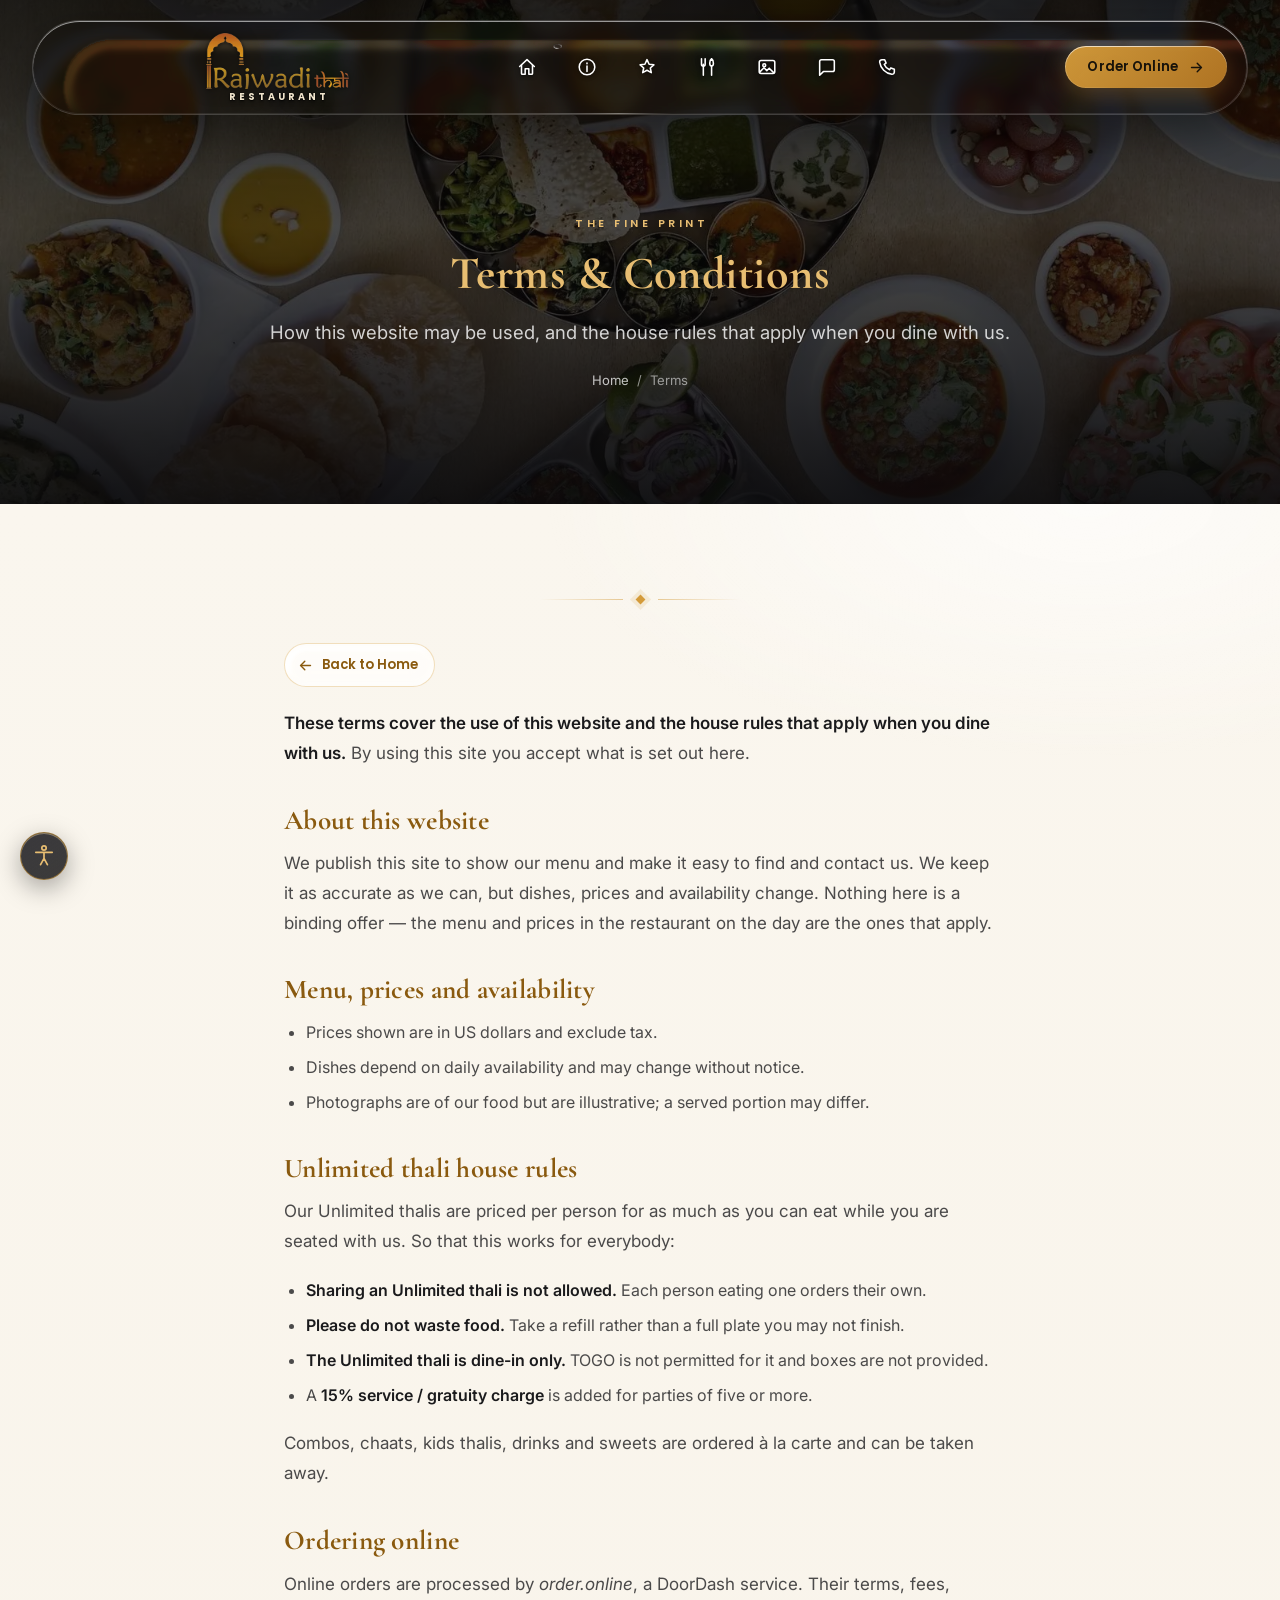
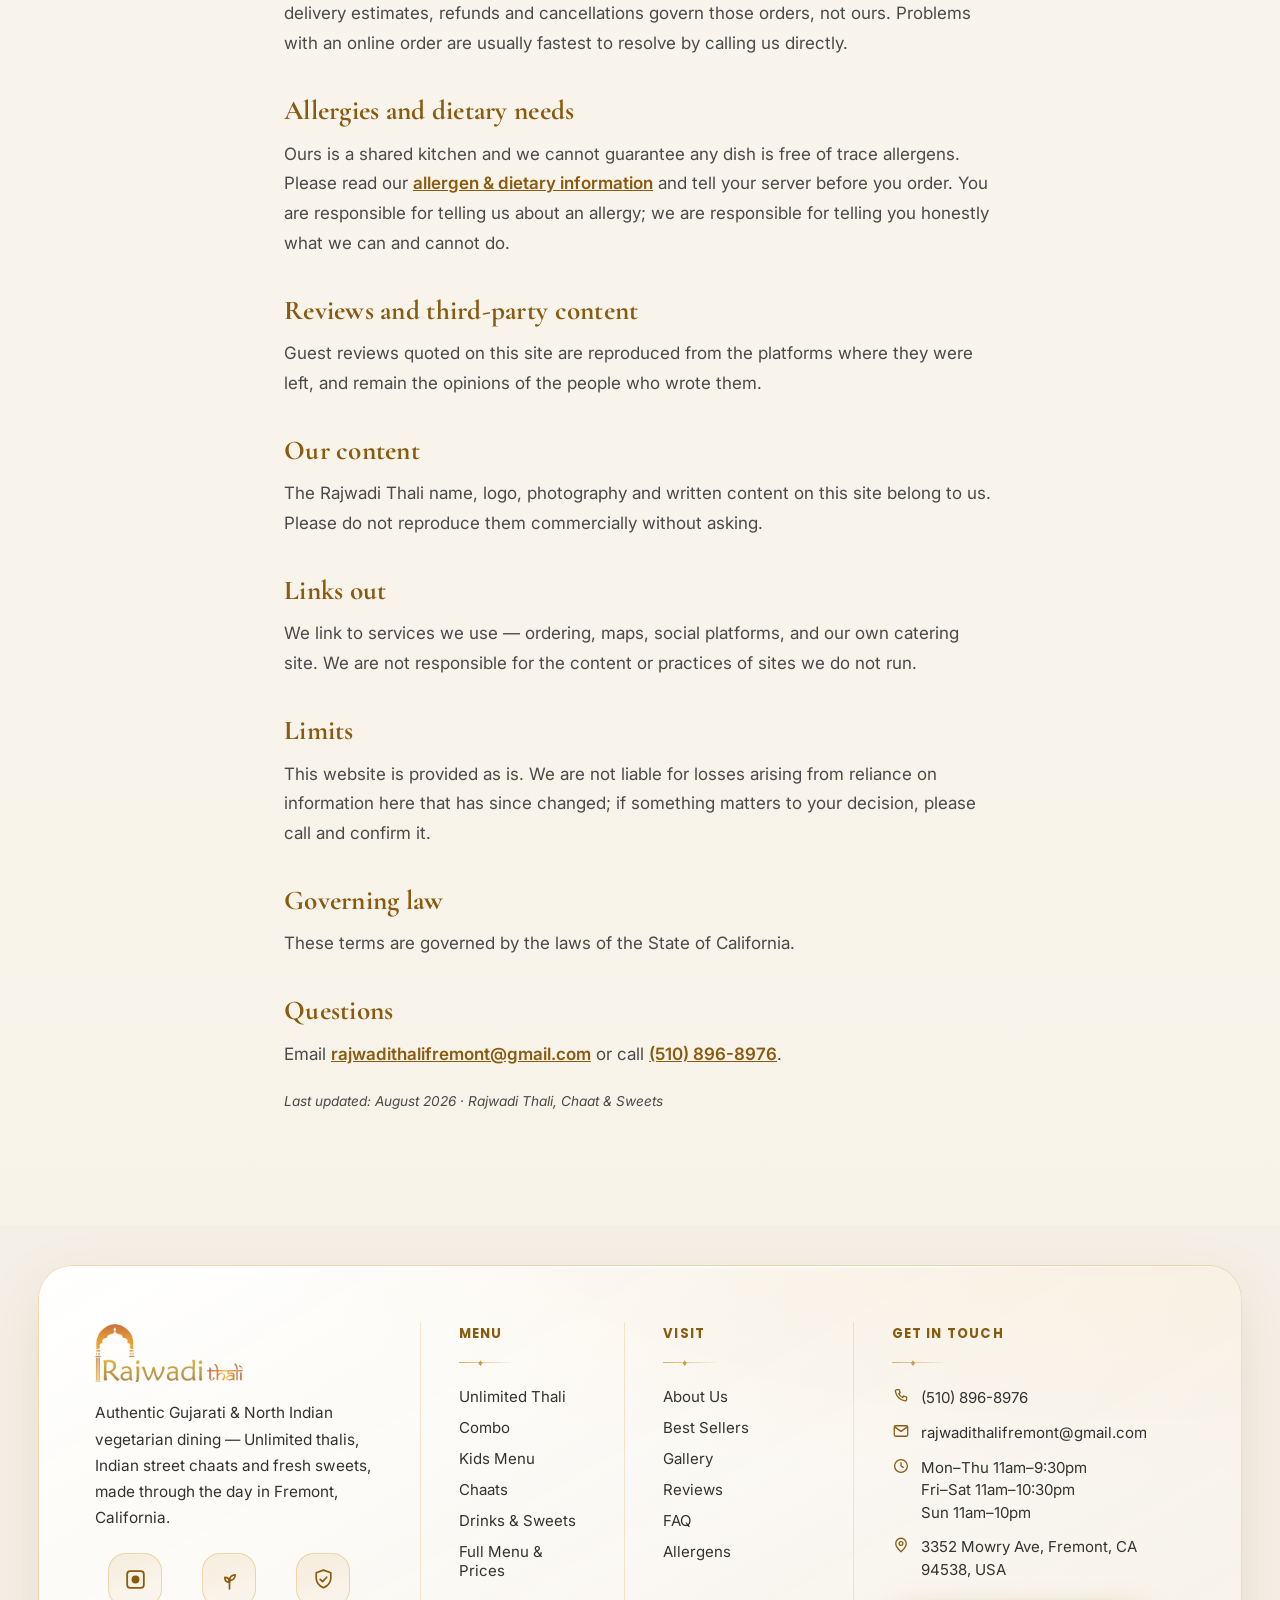
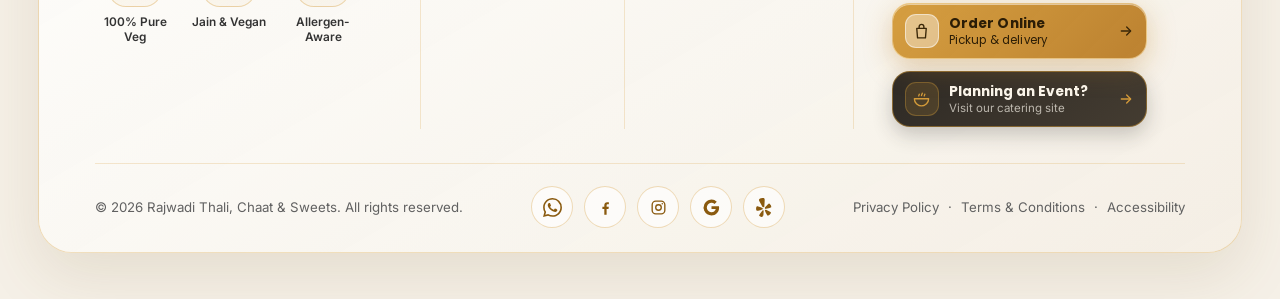
<file: site/terms.html>
<!DOCTYPE html>
<html lang="en">
<head>
<meta charset="utf-8">
<meta name="viewport" content="width=device-width, initial-scale=1">
<script>/* Saved accessibility preferences, re-applied BEFORE first paint — a reader
who chose bigger text or high contrast must never see one frame of the default.
Kept inline and dependency-free for that reason. 'rt-a11y' is the same key the
catering site uses, so preferences carry across the two sites. */
try{var _a=JSON.parse(localStorage.getItem('rt-a11y')||'{}'),_r=document.documentElement;
['text','line','align','contrast'].forEach(function(k){if(_a[k]){_r.setAttribute('data-a11y-'+k,_a[k]);}});
['font','gray','noimg','motion','links'].forEach(function(k){if(_a[k]){_r.classList.add('a11y-'+k);}});}catch(e){}</script>
<title>Terms &amp; Conditions – Rajwadi Thali, Chaat &amp; Sweets</title>
<meta name="description" content="Terms and conditions for Rajwadi Thali, Chaat &amp; Sweets in Fremont, CA, including Unlimited thali house rules.">
<meta name="theme-color" content="#08080A">
<link rel="icon" href="/favicon.ico" sizes="16x16 32x32 48x48">
<link rel="icon" type="image/png" sizes="32x32" href="assets/img/icon-32.png">
<link rel="icon" type="image/png" sizes="48x48" href="assets/img/icon-48.png">
<link rel="icon" type="image/png" sizes="96x96" href="assets/img/icon-96.png">
<!-- 192 is the one Google Search reads: square, and a multiple of 48 -->
<link rel="icon" type="image/png" sizes="192x192" href="assets/img/icon-192.png">
<link rel="apple-touch-icon" sizes="180x180" href="assets/img/apple-touch-icon.png">
<link rel="manifest" href="site.webmanifest" crossorigin="use-credentials">
<meta name="apple-mobile-web-app-capable" content="yes">
<meta name="apple-mobile-web-app-status-bar-style" content="black-translucent">
<meta name="apple-mobile-web-app-title" content="Rajwadi Thali">
<meta name="mobile-web-app-capable" content="yes">
<meta property="og:type" content="article">
<meta property="og:site_name" content="Rajwadi Thali, Chaat &amp; Sweets">
<meta property="og:title" content="Terms &amp; Conditions – Rajwadi Thali, Chaat &amp; Sweets">
<meta property="og:description" content="Terms and conditions for Rajwadi Thali, Chaat &amp; Sweets in Fremont, CA, including Unlimited thali house rules.">
<meta property="og:url" content="https://www.rajwadi-thali.com/terms.html">
<meta property="og:locale" content="en_US">
<meta property="og:image" content="https://www.rajwadi-thali.com/assets/img/og-image.jpg">
<meta property="og:image:width" content="1200">
<meta property="og:image:height" content="630">
<meta property="og:image:alt" content="A Gujarati thali spread at Rajwadi Thali, Chaat &amp; Sweets in Fremont, California">
<meta name="twitter:card" content="summary_large_image">
<meta name="twitter:title" content="Terms &amp; Conditions – Rajwadi Thali, Chaat &amp; Sweets">
<meta name="twitter:description" content="Terms and conditions for Rajwadi Thali, Chaat &amp; Sweets in Fremont, CA, including Unlimited thali house rules.">
<meta name="twitter:image" content="https://www.rajwadi-thali.com/assets/img/og-image.jpg">
<meta name="robots" content="noindex, follow">
<meta name="geo.region" content="US-CA">
<meta name="geo.placename" content="Fremont, California">
<link rel="canonical" href="https://www.rajwadi-thali.com/terms.html">
<link rel="preconnect" href="https://fonts.googleapis.com">
<link rel="preconnect" href="https://fonts.gstatic.com" crossorigin>
<link href="https://fonts.googleapis.com/css2?family=Cormorant+Garamond:ital,wght@0,500;0,600;0,700;1,600&amp;family=Inter:wght@400;500;600&amp;family=Poppins:wght@500;600;700&amp;display=swap" rel="stylesheet">
<script type="application/ld+json">
{
 "@context": "https://schema.org",
 "@graph": [
  {
   "@type": "BreadcrumbList",
   "itemListElement": [
    {
     "@type": "ListItem",
     "position": 1,
     "name": "Home",
     "item": "https://www.rajwadi-thali.com/"
    },
    {
     "@type": "ListItem",
     "position": 2,
     "name": "Terms",
     "item": "https://www.rajwadi-thali.com/terms.html"
    }
   ]
  },
  {
   "@type": "WebPage",
   "@id": "https://www.rajwadi-thali.com/terms.html",
   "url": "https://www.rajwadi-thali.com/terms.html",
   "name": "Terms & Conditions",
   "inLanguage": "en-US",
   "isPartOf": {
    "@id": "https://www.rajwadi-thali.com/#website"
   },
   "about": {
    "@id": "https://www.rajwadi-thali.com/#restaurant"
   }
  }
 ]
}
</script>
<link rel="stylesheet" href="assets/css/styles.css?v=d94bc2c5">
</head>
<body>

<a class="skip-link" href="#main">Skip to main content</a>

<!-- ============ FLOATING LIQUID GLASS NAV (geometry 1:1 with rajwadicatering.com) ============ -->
<nav id="nav" class="nav-liquid nav-theme-dark" aria-label="Primary">
  <span class="nav-noise" aria-hidden="true"></span>
  <span class="nav-sheen" aria-hidden="true"></span>
  <a href="index.html" class="logo-link logo-chip" aria-label="Rajwadi Thali — Home"><picture><source type="image/webp" srcset="assets/img/logo.webp"><img class="logo-img" src="assets/img/logo.png" alt="Rajwadi Thali logo" width="143" height="56" fetchpriority="high"></picture><span class="logo-tagline" aria-hidden="true">Restaurant</span></a>
  <ul class="nav-links" id="navLinks">
    <span class="nav-active-pill" id="navActivePill" aria-hidden="true"></span>
    <li><a href="index.html" class="nav-link" data-section="top"><span class="nav-ico" aria-hidden="true"><svg viewBox="0 0 24 24" fill="none" stroke="currentColor" stroke-width="1.7" stroke-linecap="round" stroke-linejoin="round"><path d="M4 11.5 12 4l8 7.5"/><path d="M6 10v9a1 1 0 0 0 1 1h3v-6h4v6h3a1 1 0 0 0 1-1v-9"/></svg></span><span class="nav-label">Home</span></a></li>
    <li><a href="index.html#about" class="nav-link" data-section="about"><span class="nav-ico" aria-hidden="true"><svg viewBox="0 0 24 24" fill="none" stroke="currentColor" stroke-width="1.7" stroke-linecap="round" stroke-linejoin="round"><circle cx="12" cy="12" r="8.5"/><path d="M12 11v6M12 7.6v.9"/></svg></span><span class="nav-label">About</span></a></li>
    <li><a href="index.html#featured" class="nav-link" data-section="featured"><span class="nav-ico" aria-hidden="true"><svg viewBox="0 0 24 24" fill="none" stroke="currentColor" stroke-width="1.7" stroke-linecap="round" stroke-linejoin="round"><path d="m12 4 2.3 5 5.2.6-3.9 3.5 1.1 5.1L12 15.6 7.3 18.2l1.1-5.1L4.5 9.6 9.7 9Z"/></svg></span><span class="nav-label">Best Sellers</span></a></li>
    <li><a href="index.html#menu" class="nav-link" data-section="menu"><span class="nav-ico" aria-hidden="true"><svg viewBox="0 0 24 24" fill="none" stroke="currentColor" stroke-width="1.7" stroke-linecap="round" stroke-linejoin="round"><path d="M6 3v6a2 2 0 0 0 4 0V3"/><path d="M8 9v12"/><path d="M17 3c-1.5 1-2 3-2 5s1 3 2 3 2-1 2-3-.5-4-2-5Z"/><path d="M17 11v10"/></svg></span><span class="nav-label">Dine-In Menu</span></a></li>
    <li><a href="index.html#gallery" class="nav-link" data-section="gallery"><span class="nav-ico" aria-hidden="true"><svg viewBox="0 0 24 24" fill="none" stroke="currentColor" stroke-width="1.7" stroke-linecap="round" stroke-linejoin="round"><rect x="3.5" y="5" width="17" height="14" rx="2"/><circle cx="9" cy="10" r="1.6"/><path d="m4.5 17 4.2-4.2 3.1 3.1 2.6-2.6 5.1 5.1"/></svg></span><span class="nav-label">Gallery</span></a></li>
    <li><a href="index.html#reviews" class="nav-link" data-section="reviews"><span class="nav-ico" aria-hidden="true"><svg viewBox="0 0 24 24" fill="none" stroke="currentColor" stroke-width="1.7" stroke-linecap="round" stroke-linejoin="round"><path d="M20 15a2 2 0 0 1-2 2H8l-4 4V6a2 2 0 0 1 2-2h12a2 2 0 0 1 2 2Z"/></svg></span><span class="nav-label">Reviews</span></a></li>
    <li><a href="index.html#contact" class="nav-link" data-section="contact"><span class="nav-ico" aria-hidden="true"><svg viewBox="0 0 24 24" fill="none" stroke="currentColor" stroke-width="1.7" stroke-linecap="round" stroke-linejoin="round"><path d="M6.5 4h3l1.5 3.8-2 1.4a11 11 0 0 0 5.8 5.8l1.4-2L20 14.5v3a2.5 2.5 0 0 1-2.7 2.5A15.5 15.5 0 0 1 4 6.7 2.5 2.5 0 0 1 6.5 4Z"/></svg></span><span class="nav-label">Contact</span></a></li>
  </ul>
  <div class="nav-cta">
    <a href="https://order.online/business/-480570/en-US" target="_blank" rel="noopener" class="btn btn-gold nav-cta-btn">Order Online<span class="nav-cta-arrow" aria-hidden="true"><svg viewBox="0 0 24 24" fill="none" stroke="currentColor" stroke-width="2" stroke-linecap="round" stroke-linejoin="round"><path d="M5 12h13"/><path d="m13 6 6 6-6 6"/></svg></span></a>
    <button id="navToggle" class="nav-toggle" aria-expanded="false" aria-controls="navMobile" aria-label="Toggle navigation menu">
      <span></span><span></span><span></span>
    </button>
  </div>
</nav>
<button id="navBackdrop" class="nav-backdrop" tabindex="-1" aria-hidden="true"></button>
<div id="navMobile" class="nav-mobile nav-liquid nav-theme-dark" aria-hidden="true">
  <span class="nav-noise" aria-hidden="true"></span>
  <div class="nav-mobile-links">
    <a href="index.html" class="nav-mobile-link" data-section="top"><span class="nav-ico" aria-hidden="true"><svg viewBox="0 0 24 24" fill="none" stroke="currentColor" stroke-width="1.7" stroke-linecap="round" stroke-linejoin="round"><path d="M4 11.5 12 4l8 7.5"/><path d="M6 10v9a1 1 0 0 0 1 1h3v-6h4v6h3a1 1 0 0 0 1-1v-9"/></svg></span><span class="nav-label">Home</span><span class="nav-mobile-chev" aria-hidden="true"><svg viewBox="0 0 24 24" fill="none" stroke="currentColor" stroke-width="2" stroke-linecap="round" stroke-linejoin="round"><path d="m9 6 6 6-6 6"/></svg></span></a>
    <a href="index.html#about" class="nav-mobile-link" data-section="about"><span class="nav-ico" aria-hidden="true"><svg viewBox="0 0 24 24" fill="none" stroke="currentColor" stroke-width="1.7" stroke-linecap="round" stroke-linejoin="round"><circle cx="12" cy="12" r="8.5"/><path d="M12 11v6M12 7.6v.9"/></svg></span><span class="nav-label">About</span><span class="nav-mobile-chev" aria-hidden="true"><svg viewBox="0 0 24 24" fill="none" stroke="currentColor" stroke-width="2" stroke-linecap="round" stroke-linejoin="round"><path d="m9 6 6 6-6 6"/></svg></span></a>
    <a href="index.html#featured" class="nav-mobile-link" data-section="featured"><span class="nav-ico" aria-hidden="true"><svg viewBox="0 0 24 24" fill="none" stroke="currentColor" stroke-width="1.7" stroke-linecap="round" stroke-linejoin="round"><path d="m12 4 2.3 5 5.2.6-3.9 3.5 1.1 5.1L12 15.6 7.3 18.2l1.1-5.1L4.5 9.6 9.7 9Z"/></svg></span><span class="nav-label">Best Sellers</span><span class="nav-mobile-chev" aria-hidden="true"><svg viewBox="0 0 24 24" fill="none" stroke="currentColor" stroke-width="2" stroke-linecap="round" stroke-linejoin="round"><path d="m9 6 6 6-6 6"/></svg></span></a>
    <a href="index.html#menu" class="nav-mobile-link" data-section="menu"><span class="nav-ico" aria-hidden="true"><svg viewBox="0 0 24 24" fill="none" stroke="currentColor" stroke-width="1.7" stroke-linecap="round" stroke-linejoin="round"><path d="M6 3v6a2 2 0 0 0 4 0V3"/><path d="M8 9v12"/><path d="M17 3c-1.5 1-2 3-2 5s1 3 2 3 2-1 2-3-.5-4-2-5Z"/><path d="M17 11v10"/></svg></span><span class="nav-label">Dine-In Menu</span><span class="nav-mobile-chev" aria-hidden="true"><svg viewBox="0 0 24 24" fill="none" stroke="currentColor" stroke-width="2" stroke-linecap="round" stroke-linejoin="round"><path d="m9 6 6 6-6 6"/></svg></span></a>
    <a href="index.html#gallery" class="nav-mobile-link" data-section="gallery"><span class="nav-ico" aria-hidden="true"><svg viewBox="0 0 24 24" fill="none" stroke="currentColor" stroke-width="1.7" stroke-linecap="round" stroke-linejoin="round"><rect x="3.5" y="5" width="17" height="14" rx="2"/><circle cx="9" cy="10" r="1.6"/><path d="m4.5 17 4.2-4.2 3.1 3.1 2.6-2.6 5.1 5.1"/></svg></span><span class="nav-label">Gallery</span><span class="nav-mobile-chev" aria-hidden="true"><svg viewBox="0 0 24 24" fill="none" stroke="currentColor" stroke-width="2" stroke-linecap="round" stroke-linejoin="round"><path d="m9 6 6 6-6 6"/></svg></span></a>
    <a href="index.html#reviews" class="nav-mobile-link" data-section="reviews"><span class="nav-ico" aria-hidden="true"><svg viewBox="0 0 24 24" fill="none" stroke="currentColor" stroke-width="1.7" stroke-linecap="round" stroke-linejoin="round"><path d="M20 15a2 2 0 0 1-2 2H8l-4 4V6a2 2 0 0 1 2-2h12a2 2 0 0 1 2 2Z"/></svg></span><span class="nav-label">Reviews</span><span class="nav-mobile-chev" aria-hidden="true"><svg viewBox="0 0 24 24" fill="none" stroke="currentColor" stroke-width="2" stroke-linecap="round" stroke-linejoin="round"><path d="m9 6 6 6-6 6"/></svg></span></a>
    <a href="index.html#contact" class="nav-mobile-link" data-section="contact"><span class="nav-ico" aria-hidden="true"><svg viewBox="0 0 24 24" fill="none" stroke="currentColor" stroke-width="1.7" stroke-linecap="round" stroke-linejoin="round"><path d="M6.5 4h3l1.5 3.8-2 1.4a11 11 0 0 0 5.8 5.8l1.4-2L20 14.5v3a2.5 2.5 0 0 1-2.7 2.5A15.5 15.5 0 0 1 4 6.7 2.5 2.5 0 0 1 6.5 4Z"/></svg></span><span class="nav-label">Contact</span><span class="nav-mobile-chev" aria-hidden="true"><svg viewBox="0 0 24 24" fill="none" stroke="currentColor" stroke-width="2" stroke-linecap="round" stroke-linejoin="round"><path d="m9 6 6 6-6 6"/></svg></span></a>
  </div>
  <a href="https://order.online/business/-480570/en-US" target="_blank" rel="noopener" class="btn btn-gold nav-mobile-cta">Order Online<span class="nav-cta-arrow" aria-hidden="true"><svg viewBox="0 0 24 24" fill="none" stroke="currentColor" stroke-width="2" stroke-linecap="round" stroke-linejoin="round"><path d="M5 12h13"/><path d="m13 6 6 6-6 6"/></svg></span></a>
</div>

<main id="main">
<section class="page-hero">
  <div class="page-hero-inner">
    <span class="eyebrow">The Fine Print</span>
    <h1>Terms &amp; Conditions</h1>
    <p>How this website may be used, and the house rules that apply when you dine with us.</p>
    <div class="breadcrumb"><a href="index.html">Home</a> &nbsp;/&nbsp; Terms</div>
  </div>
</section>
<section class="section section--light band">
    <div class="section-seam" aria-hidden="true"><span></span></div>
  <div class="legal-prose">
    <a class="page-back" href="index.html"><span class="page-back-ico" aria-hidden="true"><svg viewBox="0 0 24 24" fill="none" stroke="currentColor" stroke-width="2" stroke-linecap="round" stroke-linejoin="round"><path d="M19 12H6"/><path d="m11 18-6-6 6-6"/></svg></span><span class="page-back-txt">Back to Home</span></a>
    <p><strong>These terms cover the use of this website and the house rules that apply when you dine with us.</strong> By using this site you accept what is set out here.</p>
    <h2>About this website</h2>
    <p>We publish this site to show our menu and make it easy to find and contact us. We keep it as accurate as we can, but dishes, prices and availability change. Nothing here is a binding offer &mdash; the menu and prices in the restaurant on the day are the ones that apply.</p>
    <h2>Menu, prices and availability</h2>
    <ul>
      <li>Prices shown are in US dollars and exclude tax.</li>
      <li>Dishes depend on daily availability and may change without notice.</li>
      <li>Photographs are of our food but are illustrative; a served portion may differ.</li>
    </ul>
    <h2>Unlimited thali house rules</h2>
    <p>Our Unlimited thalis are priced per person for as much as you can eat while you are seated with us. So that this works for everybody:</p>
    <ul>
      <li><strong>Sharing an Unlimited thali is not allowed.</strong> Each person eating one orders their own.</li>
      <li><strong>Please do not waste food.</strong> Take a refill rather than a full plate you may not finish.</li>
      <li><strong>The Unlimited thali is dine-in only.</strong> TOGO is not permitted for it and boxes are not provided.</li>
      <li>A <strong>15% service / gratuity charge</strong> is added for parties of five or more.</li>
    </ul>
    <p>Combos, chaats, kids thalis, drinks and sweets are ordered à la carte and can be taken away.</p>
    <h2>Ordering online</h2>
    <p>Online orders are processed by <em>order.online</em>, a DoorDash service. Their terms, fees, delivery estimates, refunds and cancellations govern those orders, not ours. Problems with an online order are usually fastest to resolve by calling us directly.</p>
    <h2>Allergies and dietary needs</h2>
    <p>Ours is a shared kitchen and we cannot guarantee any dish is free of trace allergens. Please read our <a href="allergens.html">allergen &amp; dietary information</a> and tell your server before you order. You are responsible for telling us about an allergy; we are responsible for telling you honestly what we can and cannot do.</p>
    <h2>Reviews and third-party content</h2>
    <p>Guest reviews quoted on this site are reproduced from the platforms where they were left, and remain the opinions of the people who wrote them.</p>
    <h2>Our content</h2>
    <p>The Rajwadi Thali name, logo, photography and written content on this site belong to us. Please do not reproduce them commercially without asking.</p>
    <h2>Links out</h2>
    <p>We link to services we use &mdash; ordering, maps, social platforms, and our own catering site. We are not responsible for the content or practices of sites we do not run.</p>
    <h2>Limits</h2>
    <p>This website is provided as is. We are not liable for losses arising from reliance on information here that has since changed; if something matters to your decision, please call and confirm it.</p>
    <h2>Governing law</h2>
    <p>These terms are governed by the laws of the State of California.</p>
    <h2>Questions</h2>
    <p>Email <a href="mailto:rajwadithalifremont@gmail.com">rajwadithalifremont@gmail.com</a> or call <a href="tel:+15108968976">(510) 896-8976</a>.</p>
    <p class="legal-updated">Last updated: August 2026 &middot; Rajwadi Thali, Chaat &amp; Sweets</p>
  </div>
</section>
</main>

<footer id="contact">
  <div class="footer-panel">
    <span class="footer-shine" aria-hidden="true"></span>
    <div class="footer-grid">
      <div class="footer-brand">
        <div class="logo-chip"><picture><source type="image/webp" srcset="assets/img/logo.webp"><img class="footer-logo" src="assets/img/logo.png" alt="Rajwadi Thali logo" width="148" height="58" loading="lazy" decoding="async"></picture></div>
        <p class="footer-desc">Authentic Gujarati &amp; North Indian vegetarian dining &mdash; Unlimited thalis, Indian street chaats and fresh sweets, made through the day in Fremont, California.</p>
        <div class="footer-badges">
          <div class="footer-badge"><span class="footer-badge-ico"><svg viewBox="0 0 24 24" fill="none" stroke="currentColor" stroke-width="1.7" stroke-linecap="round" stroke-linejoin="round"><rect x="4" y="4" width="16" height="16" rx="3"/><circle cx="12" cy="12" r="3.8" fill="currentColor" stroke="none"/></svg></span><span class="footer-badge-label">100% Pure Veg</span></div>
          <div class="footer-badge"><span class="footer-badge-ico"><svg viewBox="0 0 24 24" fill="none" stroke="currentColor" stroke-width="1.6" stroke-linecap="round" stroke-linejoin="round"><path d="M12 21v-8"/><path d="M12 13c0-3.3 2.2-5.5 5.5-5.5C17.5 10.8 15.3 13 12 13Z"/><path d="M12 14.5c0-2.7-1.8-4.5-4.5-4.5C7.5 12.7 9.3 14.5 12 14.5Z"/></svg></span><span class="footer-badge-label">Jain &amp; Vegan</span></div>
          <a class="footer-badge" href="allergens.html"><span class="footer-badge-ico"><svg viewBox="0 0 24 24" fill="none" stroke="currentColor" stroke-width="1.6" stroke-linecap="round" stroke-linejoin="round"><path d="M12 3 5 5.6v4.9c0 4.3 3 7.6 7 9.5 4-1.9 7-5.2 7-9.5V5.6L12 3Z"/><path d="m8.8 11.8 2.3 2.3 4-4.3"/></svg></span><span class="footer-badge-label">Allergen-Aware</span></a>
        </div>
      </div>
      <div class="footer-col"><h2 class="footer-heading">Menu</h2><button type="button" class="footer-h" aria-expanded="false" aria-controls="footer-menu"><span class="footer-h-ico" aria-hidden="true"><svg viewBox="0 0 24 24" fill="none" stroke="currentColor" stroke-width="1.6" stroke-linecap="round" stroke-linejoin="round"><path d="M6 3v6a2 2 0 0 0 4 0V3"/><path d="M8 9v12"/><path d="M17 3c-1.5 1-2 3-2 5s1 3 2 3 2-1 2-3-.5-4-2-5Z"/><path d="M17 11v10"/></svg></span><span class="footer-h-txt">Menu</span><span class="footer-h-chev" aria-hidden="true"><svg viewBox="0 0 24 24" fill="none" stroke="currentColor" stroke-width="2" stroke-linecap="round" stroke-linejoin="round"><path d="m6 9 6 6 6-6"/></svg></span></button><span class="footer-hr" aria-hidden="true"></span><div id="footer-menu" class="footer-col-body"><ul><li><a href="index.html#menu?tab=thali">Unlimited Thali</a></li><li><a href="index.html#menu?tab=combo">Combo</a></li><li><a href="index.html#menu?tab=kids">Kids Menu</a></li><li><a href="index.html#menu?tab=chaats">Chaats</a></li><li><a href="index.html#menu?tab=drinks">Drinks &amp; Sweets</a></li><li><a href="menu.html">Full Menu &amp; Prices</a></li></ul></div></div>
      <div class="footer-col"><h2 class="footer-heading">Visit</h2><button type="button" class="footer-h" aria-expanded="false" aria-controls="footer-visit"><span class="footer-h-ico" aria-hidden="true"><svg viewBox="0 0 24 24" fill="none" stroke="currentColor" stroke-width="1.6" stroke-linecap="round" stroke-linejoin="round"><path d="m12 4 2.3 5 5.2.6-3.9 3.5 1.1 5.1L12 15.6 7.3 18.2l1.1-5.1L4.5 9.6 9.7 9Z"/></svg></span><span class="footer-h-txt">Visit</span><span class="footer-h-chev" aria-hidden="true"><svg viewBox="0 0 24 24" fill="none" stroke="currentColor" stroke-width="2" stroke-linecap="round" stroke-linejoin="round"><path d="m6 9 6 6 6-6"/></svg></span></button><span class="footer-hr" aria-hidden="true"></span><div id="footer-visit" class="footer-col-body"><ul><li><a href="index.html#about">About Us</a></li><li><a href="index.html#featured">Best Sellers</a></li><li><a href="index.html#gallery">Gallery</a></li><li><a href="index.html#reviews">Reviews</a></li><li><a href="index.html#faq">FAQ</a></li><li><a href="allergens.html">Allergens</a></li></ul></div></div>
      <div class="footer-col footer-contact footer-open"><h2 class="footer-heading">Get In Touch</h2><button type="button" class="footer-h" aria-expanded="true" aria-controls="footer-contact"><span class="footer-h-ico" aria-hidden="true"><svg viewBox="0 0 24 24" fill="none" stroke="currentColor" stroke-width="1.7" stroke-linecap="round" stroke-linejoin="round"><path d="M6.5 3.5h3l1.5 4-2 1.5a11 11 0 0 0 5 5l1.5-2 4 1.5v3a2 2 0 0 1-2.2 2A16.5 16.5 0 0 1 4.5 5.7 2 2 0 0 1 6.5 3.5Z"/></svg></span><span class="footer-h-txt">Get In Touch</span><span class="footer-h-chev" aria-hidden="true"><svg viewBox="0 0 24 24" fill="none" stroke="currentColor" stroke-width="2" stroke-linecap="round" stroke-linejoin="round"><path d="m6 9 6 6 6-6"/></svg></span></button><span class="footer-hr" aria-hidden="true"></span><div id="footer-contact" class="footer-col-body">
        <ul class="footer-contact-list">
          <li><a class="footer-cinfo" href="tel:+15108968976"><span class="footer-ico"><svg viewBox="0 0 24 24" fill="none" stroke="currentColor" stroke-width="1.7" stroke-linecap="round" stroke-linejoin="round"><path d="M6.5 3.5h3l1.5 4-2 1.5a11 11 0 0 0 5 5l1.5-2 4 1.5v3a2 2 0 0 1-2.2 2A16.5 16.5 0 0 1 4.5 5.7 2 2 0 0 1 6.5 3.5Z"/></svg></span>(510) 896-8976</a></li>
          <li><a class="footer-cinfo" href="mailto:rajwadithalifremont@gmail.com"><span class="footer-ico"><svg viewBox="0 0 24 24" fill="none" stroke="currentColor" stroke-width="1.7" stroke-linecap="round" stroke-linejoin="round"><rect x="3" y="5" width="18" height="14" rx="2"/><path d="m3.5 6.5 8.5 6 8.5-6"/></svg></span>rajwadithalifremont@gmail.com</a></li>
          <li><a class="footer-cinfo" href="index.html#faq"><span class="footer-ico"><svg viewBox="0 0 24 24" fill="none" stroke="currentColor" stroke-width="1.7" stroke-linecap="round" stroke-linejoin="round"><circle cx="12" cy="12" r="8.5"/><path d="M12 7.5V12l3 1.8"/></svg></span><span>Mon&ndash;Thu 11am&ndash;9:30pm<br>Fri&ndash;Sat 11am&ndash;10:30pm<br>Sun 11am&ndash;10pm</span></a></li>
          <li><a class="footer-cinfo footer-addr" href="https://www.google.com/maps/search/?api=1&amp;query=3352%20Mowry%20Ave%2C%20Fremont%2C%20CA%2094538%2C%20USA" target="_blank" rel="noopener" aria-label="Open 3352 Mowry Ave, Fremont, CA 94538, USA in Google Maps"><span class="footer-ico"><svg viewBox="0 0 24 24" fill="none" stroke="currentColor" stroke-width="1.7" stroke-linecap="round" stroke-linejoin="round"><path d="M12 21s7-6.2 7-11a7 7 0 0 0-14 0c0 4.8 7 11 7 11Z"/><circle cx="12" cy="10" r="2.5"/></svg></span><span>3352 Mowry Ave, Fremont, CA 94538, USA</span></a></li>
        </ul>
        <a href="https://order.online/business/-480570/en-US" target="_blank" rel="noopener" class="footer-cta glass-gold"><span class="footer-cta-ico" aria-hidden="true"><svg viewBox="0 0 24 24" fill="none" stroke="currentColor" stroke-width="1.7" stroke-linecap="round" stroke-linejoin="round"><path d="M6 8h12l-1 12H7L6 8Z"/><path d="M9 8V6a3 3 0 0 1 6 0v2"/></svg></span><span class="footer-cta-txt"><span class="footer-cta-t">Order Online</span><span class="footer-cta-d">Pickup &amp; delivery</span></span><span class="footer-cta-arrow" aria-hidden="true"><svg viewBox="0 0 24 24" fill="none" stroke="currentColor" stroke-width="2" stroke-linecap="round" stroke-linejoin="round"><path d="M5 12h13"/><path d="m13 6 6 6-6 6"/></svg></span></a>
        <a class="footer-rest-cta" href="https://www.rajwadicatering.com" target="_blank" rel="noopener" aria-label="Planning an event? Visit our catering website (opens in a new tab)"><span class="footer-rest-ico" aria-hidden="true"><svg viewBox="0 0 24 24" fill="none" stroke="currentColor" stroke-width="1.7" stroke-linecap="round" stroke-linejoin="round"><path d="M3 11h18a9 9 0 0 1-9 9 9 9 0 0 1-9-9Z"/><path d="M12 7c0-1.5 1-2 1-3"/><path d="M8.5 7.5c0-1 .7-1.4.7-2.2"/><path d="M15.5 7.5c0-1 .7-1.4.7-2.2"/></svg></span><span class="footer-rest-txt"><span class="footer-rest-t">Planning an Event?</span><span class="footer-rest-d">Visit our catering site</span></span><span class="footer-rest-arrow" aria-hidden="true"><svg viewBox="0 0 24 24" fill="none" stroke="currentColor" stroke-width="2" stroke-linecap="round" stroke-linejoin="round"><path d="M5 12h13"/><path d="m13 6 6 6-6 6"/></svg></span></a>
      </div></div>
    </div>
    <div class="footer-bottom">
      <span class="footer-copy">&copy; 2026 Rajwadi Thali, Chaat &amp; Sweets. All rights reserved.</span>
      <div class="footer-social" aria-label="Social media"><a class="footer-soc" href="https://wa.me/15108968976" target="_blank" rel="noopener" aria-label="WhatsApp"><svg viewBox="0 0 24 24" fill="currentColor"><path d="M17.472 14.382c-.297-.149-1.758-.867-2.03-.967-.273-.099-.471-.148-.67.15-.197.297-.767.966-.94 1.164-.173.199-.347.223-.644.075-.297-.15-1.255-.463-2.39-1.475-.883-.788-1.48-1.761-1.653-2.059-.173-.297-.018-.458.13-.606.134-.133.298-.347.446-.52.149-.174.198-.298.298-.497.099-.198.05-.371-.025-.52-.075-.149-.669-1.612-.916-2.207-.242-.579-.487-.5-.669-.51-.173-.008-.371-.01-.57-.01-.198 0-.52.074-.792.372-.272.297-1.04 1.016-1.04 2.479 0 1.462 1.065 2.875 1.213 3.074.149.198 2.096 3.2 5.077 4.487.709.306 1.262.489 1.694.625.712.227 1.36.195 1.871.118.571-.085 1.758-.719 2.006-1.413.248-.694.248-1.289.173-1.413-.074-.124-.272-.198-.57-.347m-5.421 7.403h-.004a9.87 9.87 0 01-5.031-1.378l-.361-.214-3.741.982.998-3.648-.235-.374a9.86 9.86 0 01-1.51-5.26c.001-5.45 4.436-9.884 9.888-9.884 2.64 0 5.122 1.03 6.988 2.898a9.825 9.825 0 012.893 6.994c-.003 5.45-4.437 9.884-9.885 9.884m8.413-18.297A11.815 11.815 0 0012.05 0C5.495 0 .16 5.335.157 11.892c0 2.096.547 4.142 1.588 5.945L.057 24l6.305-1.654a11.882 11.882 0 005.683 1.448h.005c6.554 0 11.89-5.335 11.893-11.893a11.821 11.821 0 00-3.48-8.413Z"/></svg></a><a class="footer-soc" href="https://www.facebook.com/share/196N173pmr/?mibextid=wwXIfr" target="_blank" rel="noopener" aria-label="Facebook"><svg viewBox="0 0 24 24" fill="currentColor"><path d="M13.4 21v-7.1h2.4l.36-2.8h-2.76V9.3c0-.8.22-1.35 1.38-1.35h1.47V5.46c-.72-.08-1.44-.11-2.16-.11-2.14 0-3.6 1.3-3.6 3.7v2.05H8.1v2.8h2.4V21h2.9Z"/></svg></a><a class="footer-soc" href="https://www.instagram.com/rajwadithali?igsh=NTc4MTIwNjQ2YQ==" target="_blank" rel="noopener" aria-label="Instagram"><svg viewBox="0 0 24 24" fill="none" stroke="currentColor" stroke-width="1.7" stroke-linecap="round" stroke-linejoin="round"><rect x="4" y="4" width="16" height="16" rx="4.6"/><circle cx="12" cy="12" r="3.5"/><circle cx="16.8" cy="7.2" r="1" fill="currentColor" stroke="none"/></svg></a><a class="footer-soc" href="https://www.google.com/maps/search/Rajwadi+Thali+Chaat+%26+Sweets+Fremont+CA" target="_blank" rel="noopener" aria-label="Google"><svg viewBox="0 0 24 24" fill="currentColor"><path d="M21.6 12.2c0-.64-.06-1.25-.16-1.84H12v3.49h5.38a4.6 4.6 0 0 1-2 3.02v2.5h3.23c1.89-1.74 2.99-4.3 2.99-7.17Z"/><path d="M12 22c2.7 0 4.96-.9 6.61-2.43l-3.23-2.5c-.9.6-2.05.95-3.38.95-2.6 0-4.8-1.76-5.59-4.12H3.08v2.58A10 10 0 0 0 12 22Z"/><path d="M6.41 13.9a6 6 0 0 1 0-3.8V7.52H3.08a10 10 0 0 0 0 8.96l3.33-2.58Z"/><path d="M12 5.98c1.47 0 2.79.5 3.83 1.5l2.86-2.86A10 10 0 0 0 3.08 7.52l3.33 2.58C7.2 7.74 9.4 5.98 12 5.98Z"/></svg></a><a class="footer-soc" href="https://www.yelp.com/biz/rajwadi-thali-chaat-and-sweets-fremont-fremont" target="_blank" rel="noopener" aria-label="Yelp"><svg viewBox="0 0 24 24" fill="currentColor"><path d="M11.4 12.6 7.7 15.1l-3.7.85c-.4.09-.76.18-1.15.15-.26-.02-.51-.04-.76-.21a1.2 1.2 0 0 1-.33-.36c-.35-.55-.37-1.37-.37-2 0-.7.1-1.4.33-2.06a1.9 1.9 0 0 1 .11-.25 2.3 2.3 0 0 1 .28-.41 1.17 1.17 0 0 1 .4-.28c.14-.06.3-.09.46-.08.23 0 .51.05.91.17l.19.06 1.15.4 2.05.74 1.21.44c.22.08.44.18.64.3.17.1.33.23.45.39a1.22 1.22 0 0 1-.68 1.88l-.11.03ZM18.8 7.6a1.9 1.9 0 0 0-.2-.18 2.4 2.4 0 0 0-.44-.25 1.17 1.17 0 0 0-.48-.08c-.16 0-.31.05-.45.13-.21.1-.44.27-.74.55l-.14.14-.86.86-1.52 1.56-.9.93a4.2 4.2 0 0 0-.44.55 1.54 1.54 0 0 0-.24.55 1.22 1.22 0 0 0 1.43 1.37l.11-.02 4.78-1.1c.38-.9.76-.17 1.1-.36.22-.14.44-.27.59-.53a1.18 1.18 0 0 0 .14-.47c.07-.65-.27-1.39-.54-1.96a6.3 6.3 0 0 0-1.2-1.71ZM9 .08c-.28.03-.56.09-.83.15-.28.07-.55.14-.82.23-.87.28-2.09.8-2.3 1.8-.11.57.16 1.15.38 1.66.26.63.61 1.19.94 1.78.85 1.55 1.72 3.1 2.59 4.65.26.46.54 1.04 1.04 1.28.03.02.07.03.1.04.23.09.47.1.71.05l.04-.01c.21-.6.4-.18.56-.34l.08-.08c.35-.44.35-1.08.38-1.62.1-1.77.21-3.54.3-5.31.03-.67.1-1.34.06-2.01-.03-.56-.03-1.2-.39-1.66C11.22-.08 9.9.02 9 .08Zm2.08 15.95a1.1 1.1 0 0 0-1.23-.42 1.14 1.14 0 0 0-.15.07c-.8.04-.15.09-.22.13-.2.15-.36.34-.52.53l-.12.16-.77 1.06-1.29 1.79c-.28.39-.52.72-.7 1.01l-.11.16c-.23.36-.36.61-.42.84a1.1 1.1 0 0 0-.5.47c.2.17.8.33.16.47.5.7.1.14.15.21.5.06.11.12.18.18.06.06.13.12.21.17.53.37 1.11.64 1.72.84.51.17 1.03.27 1.57.3.09 0 .18 0 .27-.1.09-.1.17-.2.25-.4.08-.2.17-.4.25-.7.16-.6.3-.15.42-.27.11-.11.2-.25.25-.4.09-.22.15-.5.19-.92l.02-.2c.03-.34.04-.75.07-1.23.04-.73.07-1.47.09-2.2l.05-1.31c.01-.3 0-.63-.08-.93a1.4 1.4 0 0 0-.18-.4Zm8.68 2.05c-.16-.18-.39-.35-.75-.57l-.17-.1c-.3-.18-.66-.37-1.08-.6l-1.94-1.04-1.15-.61-.18-.09c-.22-.1-.46-.2-.7-.25a1.5 1.5 0 0 0-.25-.03 1.15 1.15 0 0 0-.17.01 1.11 1.11 0 0 0-.92.91c-.2.15-.1.3.1.44.6.31.2.61.34.88l.61 1.15c.34.65.69 1.3 1.04 1.94.23.42.42.78.6 1.08l.1.17c.22.36.4.58.57.75.11.11.25.19.4.25.16.05.33.07.49.05.08 0 .17-.2.25-.4.08-.2.16-.5.24-.08.09-.3.17-.7.25-.11a6.1 6.1 0 0 0 1.28-.96c.46-.45.87-.95 1.18-1.51.04-.8.08-.16.11-.25.03-.8.06-.16.08-.24.02-.8.03-.17.04-.25a1.19 1.19 0 0 0-.06-.49 1.09 1.09 0 0 0-.24-.4Z"/></svg></a></div>
      <div class="footer-legal"><a href="privacy.html">Privacy Policy</a> <i>&middot;</i> <a href="terms.html">Terms &amp; Conditions</a> <i>&middot;</i> <a href="accessibility.html">Accessibility</a></div>
    </div>
  </div>
</footer>

<!-- fixed bottom action bar — phones only (mirrors catering's .mobile-cta) -->
<div class="mobile-cta" role="navigation" aria-label="Quick actions">
  <a href="https://order.online/business/-480570/en-US" target="_blank" rel="noopener" class="btn btn-gold mobile-cta-main">Order Online</a>
  <a href="https://www.rajwadicatering.com" target="_blank" rel="noopener" class="mobile-cta-alt" aria-label="Catering and events — visit our catering website (opens in a new tab)">
    <svg viewBox="0 0 24 24" fill="none" stroke="currentColor" stroke-width="1.7" stroke-linecap="round" stroke-linejoin="round"><path d="M3 11h18a9 9 0 0 1-9 9 9 9 0 0 1-9-9Z"/><path d="M12 7c0-1.5 1-2 1-3"/><path d="M8.5 7.5c0-1 .7-1.4.7-2.2"/><path d="M15.5 7.5c0-1 .7-1.4.7-2.2"/></svg>
    Catering
  </a>
</div>


<!-- accessibility preferences — same control set and the same stored
     preferences ("rt-a11y") as rajwadicatering.com -->
<button type="button" id="a11yBtn" class="a11y-btn" aria-expanded="false" aria-controls="a11yPanel" aria-label="Accessibility options"><svg viewBox="0 0 24 24" aria-hidden="true" focusable="false"><circle cx="12" cy="4" r="2.2"/><path d="M3.8 8.3h16.4M12 8.3v6.1m0 0-3.4 6.3M12 14.4l3.4 6.3"/></svg></button>
<div id="a11yPanel" class="a11y-panel" role="dialog" aria-modal="true" aria-labelledby="a11yTitle" hidden>
  <div class="a11y-head"><span class="a11y-head-ico" aria-hidden="true"><svg viewBox="0 0 24 24" aria-hidden="true" focusable="false"><circle cx="12" cy="4" r="2.2"/><path d="M3.8 8.3h16.4M12 8.3v6.1m0 0-3.4 6.3M12 14.4l3.4 6.3"/></svg></span><h2 id="a11yTitle">Accessibility</h2><button type="button" class="a11y-x" data-a11y-close aria-label="Close accessibility options">&times;</button></div>
  <div class="a11y-body">
  <section class="a11y-group" aria-labelledby="a11yGText">
  <h3 id="a11yGText">Text</h3>
  <button type="button" class="a11y-row a11y-step-row" data-a11y-steps="text" data-a11y-names="Default size|Large|Larger|Largest" data-a11y-title="Bigger text" aria-label="Bigger text: Default size (1 of 4)"><span class="a11y-ico" aria-hidden="true"><svg viewBox="0 0 24 24" aria-hidden="true" focusable="false"><path d="M3 6.5h9M7.5 6.5v12M13.5 11h7.5M17.25 11v7.5"/></svg></span><span class="a11y-label" aria-hidden="true">Bigger text</span><span class="a11y-steps" aria-hidden="true"><span></span><span></span><span></span><span></span></span></button>
  <button type="button" class="a11y-row a11y-step-row" data-a11y-steps="line" data-a11y-names="Default spacing|Roomy|Roomiest" data-a11y-title="Line height" aria-label="Line height: Default spacing (1 of 3)"><span class="a11y-ico" aria-hidden="true"><svg viewBox="0 0 24 24" aria-hidden="true" focusable="false"><path d="M4 4h16M4 20h16M12 8.5v7m0-7L9.6 11M12 8.5 14.4 11M12 15.5 9.6 13M12 15.5l2.4-2.5"/></svg></span><span class="a11y-label" aria-hidden="true">Line height</span><span class="a11y-steps" aria-hidden="true"><span></span><span></span><span></span></span></button>
  <button type="button" class="a11y-row a11y-step-row" data-a11y-steps="align" data-a11y-names="Default alignment|Align left" data-a11y-title="Text align" aria-label="Text align: Default alignment (1 of 2)"><span class="a11y-ico" aria-hidden="true"><svg viewBox="0 0 24 24" aria-hidden="true" focusable="false"><path d="M4 6h16M4 11h10M4 16h16M4 21h10"/></svg></span><span class="a11y-label" aria-hidden="true">Text align</span><span class="a11y-steps" aria-hidden="true"><span></span><span></span></span></button>
  <button type="button" class="a11y-row a11y-toggle" role="switch" aria-checked="false" data-a11y-toggle="font"><span class="a11y-ico" aria-hidden="true"><svg viewBox="0 0 24 24" aria-hidden="true" focusable="false"><path d="M3 19 8.5 5l5.5 14M4.9 14.5h7.2M21 9.5v9.5m0-7.4a3.6 3.6 0 1 0 0 5.2"/></svg></span><span class="a11y-label">Readable font</span></button>
  </section>
  <section class="a11y-group" aria-labelledby="a11yGVis">
  <h3 id="a11yGVis">Visual</h3>
  <button type="button" class="a11y-row a11y-step-row" data-a11y-steps="contrast" data-a11y-names="Default contrast|High contrast|Maximum contrast" data-a11y-title="Contrast" aria-label="Contrast: Default contrast (1 of 3)"><span class="a11y-ico" aria-hidden="true"><svg viewBox="0 0 24 24" aria-hidden="true" focusable="false"><circle cx="12" cy="12" r="8.6"/><path d="M12 3.4v17.2a8.6 8.6 0 0 0 0-17.2Z" class="a11y-fill"/></svg></span><span class="a11y-label" aria-hidden="true">Contrast</span><span class="a11y-steps" aria-hidden="true"><span></span><span></span><span></span></span></button>
  <button type="button" class="a11y-row a11y-step-row" data-a11y-steps="opacity" data-a11y-names="Default glass|25% solid|50% solid|75% solid|100% solid" data-a11y-title="Opacity" aria-label="Opacity: Default glass (1 of 5)"><span class="a11y-ico" aria-hidden="true"><svg viewBox="0 0 24 24" aria-hidden="true" focusable="false"><rect x="3.2" y="3.2" width="12" height="12" rx="2.4"/><path d="M8.8 8.8h12v12h-12z" class="a11y-fill"/></svg></span><span class="a11y-label" aria-hidden="true">Opacity</span><span class="a11y-steps" aria-hidden="true"><span></span><span></span><span></span><span></span><span></span></span></button>
  <button type="button" class="a11y-row a11y-toggle" role="switch" aria-checked="false" data-a11y-toggle="gray"><span class="a11y-ico" aria-hidden="true"><svg viewBox="0 0 24 24" aria-hidden="true" focusable="false"><path d="M12 3.2 6.7 9a7.2 7.2 0 1 0 10.6 0Z"/><path d="M12 3.2V20.8a7.2 7.2 0 0 0 5.3-11.8Z" class="a11y-fill"/></svg></span><span class="a11y-label">Grayscale</span></button>
  <button type="button" class="a11y-row a11y-toggle" role="switch" aria-checked="false" data-a11y-toggle="noimg"><span class="a11y-ico" aria-hidden="true"><svg viewBox="0 0 24 24" aria-hidden="true" focusable="false"><rect x="3.2" y="4.8" width="17.6" height="14.4" rx="2.4"/><path d="m4.6 17.4 4.9-5.2 3.1 3M4 4l16 16"/></svg></span><span class="a11y-label">Hide images</span></button>
  <button type="button" class="a11y-row a11y-toggle" role="switch" aria-checked="false" data-a11y-toggle="motion"><span class="a11y-ico" aria-hidden="true"><svg viewBox="0 0 24 24" aria-hidden="true" focusable="false"><rect x="2.8" y="6" width="12.6" height="12" rx="2.4"/><path d="m15.4 11 5.8-3.4v8.8L15.4 13M3 3l18 18"/></svg></span><span class="a11y-label">Pause animations</span></button>
  </section>
  <section class="a11y-group" aria-labelledby="a11yGOri">
  <h3 id="a11yGOri">Orientation</h3>
  <button type="button" class="a11y-row a11y-toggle" role="switch" aria-checked="false" data-a11y-toggle="links"><span class="a11y-ico" aria-hidden="true"><svg viewBox="0 0 24 24" aria-hidden="true" focusable="false"><path d="M10 13.8a3.9 3.9 0 0 0 5.9.4l2.9-2.9a3.9 3.9 0 1 0-5.5-5.5l-1.7 1.6M14 10.2a3.9 3.9 0 0 0-5.9-.4l-2.9 2.9a3.9 3.9 0 1 0 5.5 5.5l1.7-1.6"/></svg></span><span class="a11y-label">Highlight links</span></button>
  <button type="button" class="a11y-row a11y-struct-open" data-a11y-structure aria-expanded="false" aria-controls="a11yStructure"><span class="a11y-ico" aria-hidden="true"><svg viewBox="0 0 24 24" aria-hidden="true" focusable="false"><rect x="3.4" y="3.4" width="7" height="7" rx="1.8"/><rect x="13.6" y="3.4" width="7" height="7" rx="1.8"/><rect x="3.4" y="13.6" width="7" height="7" rx="1.8"/><rect x="13.6" y="13.6" width="7" height="7" rx="1.8"/></svg></span><span class="a11y-label">Page structure</span></button>
  <div id="a11yStructure" class="a11y-structure" hidden></div>
  </section>
  </div>
  <div class="a11y-foot"><button type="button" class="a11y-foot-btn" data-a11y-close data-a11y-hide>Hide</button><button type="button" class="a11y-foot-btn" data-a11y-reset>Reset</button></div>
  <!-- a button that changes its own label is not reliably re-announced, and
       the whole point of a stepper is knowing which level you landed on -->
  <p class="a11y-sr" role="status" aria-live="polite" data-a11y-live></p>
</div>
<script src="assets/js/main.js?v=65a9ea60"></script>
</body>
</html>
</file>
<file: site/assets/css/styles.css>
/* ==========================================================================
   Rajwadi Thali, Chaat & Sweets — Restaurant Dine page

   BRAND COLOUR IS SHARED with rajwadicatering.com — same gold #D49B3A, same
   gold-ink / gold-light text pair, same type stack, same liquid-glass nav.

   The ground is catering's warm cream #F5F0E7, with catering's ivory band tint
   on alternating sections. What sets this site apart is the BLACK PHOTO HERO —
   the home hero and every subpage's .page-hero — which catering does not have.

       catering     cream #F5F0E7 + ivory bands + gold
       restaurant   same cream + same ivory bands + gold, opening on a black hero

   Because the nav floats over both grounds it adapts, exactly like catering's:
   .nav-theme-dark over black sections, .nav-theme-light over white ones.

   Colour on a surface is never hardcoded — it comes from the --s-* surface
   tokens, which .section--dark / .section--light redefine. Add a section, give
   it one of those two classes, and every component inside it recolours itself.
   ========================================================================== */

:root {
  /* ---- brand palette — identical to catering ---- */
  --gold: #d49b3a;             /* brand fill / borders / decorative */
  --gold-hover: #b87a25;
  --gold-ink: #8a5a0f;         /* gold TEXT on light — 5.9:1 on white */
  --gold-light: #e8be72;       /* gold TEXT on dark — 10.6:1 */
  --gold-soft: #f3e0bb;
  --gold-fill: linear-gradient(135deg, rgba(212, 155, 58, .97), rgba(184, 122, 37, .94));
  --gold-ink-on-fill: #17120a;

  /* ---- grounds ---- *
   * The page is light throughout. Black is reserved for the photo heroes —
   * the home hero and each subpage's .page-hero — so it reads as one
   * deliberate band at the top rather than a dark site.                     */
  --bg-page: #f5f0e7;          /* catering's --bg — body + liquid canvas */
  --bg-surface: #fcf9f3;       /* catering's --surface-solid */
  --bg-dark: #08080a;          /* heroes only */
  --bg-light: #fff;
  --ink: #1a1a1c;
  --charcoal: #333;            /* catering's --charcoal — footer body text */
  --gray: #616161;             /* catering's --gray — footer meta text */
  --white: #fff;

  /* nav material — catering's values */
  --nav-glass-solid: #16161a;
  --nav-space: calc(126px + env(safe-area-inset-top, 0px));
  /* height the fixed bottom action bar reserves (0 above 768px) */
  --bottombar-space: 0px;
  --bar-bg: var(--bg-surface);
  --bar-fade: rgba(252, 249, 243, 0);

  --wrap: 1180px;
  --radius: 16px;
  --radius-lg: 24px;
  --radius-xl: 32px;

  --ease-spring: cubic-bezier(.32, .72, 0, 1);

  /* catering sets h1-h4 to Cormorant Garamond 700 / +.01em. Cinzel is not part
     of its text system at all, so it is gone from here and from the font load. */
  --font-display: 'Cormorant Garamond', Georgia, serif;
  --font-serif: 'Cormorant Garamond', Georgia, serif;
  --font-body: 'Inter', -apple-system, BlinkMacSystemFont, 'Segoe UI', Roboto, sans-serif;
  --font-label: 'Poppins', var(--font-body);
  --font-nav: -apple-system, BlinkMacSystemFont, 'SF Pro Text', 'SF Pro Display', system-ui, 'Inter', sans-serif;
}

@media (max-width: 560px) {
  :root { --nav-space: calc(100px + env(safe-area-inset-top, 0px)); }
}

/* ==========================================================================
   SURFACE TOKENS — the black/white alternation lives here and nowhere else
   ========================================================================== */
.section--dark, .hero, .page-hero {
  --s-bg: var(--bg-dark);
  --s-fg: #fff;
  --s-fg-dim: rgba(255, 255, 255, .76);
  --s-fg-faint: rgba(255, 255, 255, .54);
  --s-accent: var(--gold-light);
  --s-warn: #f0a882;
  --s-hairline: rgba(255, 255, 255, .14);
  --s-hairline-soft: rgba(255, 255, 255, .08);
  --s-dots: rgba(255, 255, 255, .28);
  --s-glass-bg: linear-gradient(135deg, rgba(28, 26, 22, .44), rgba(10, 9, 7, .28));
  --s-glass-border: rgba(255, 255, 255, .16);
  --s-glass-shadow: 0 8px 32px rgba(0, 0, 0, .45), inset 0 1px 0 rgba(255, 255, 255, .2);
  --s-chip-bg: rgba(255, 255, 255, .08);
  --s-chip-border: rgba(255, 255, 255, .18);
  --s-chip-hover: rgba(255, 255, 255, .15);
  background: var(--s-bg);
  color: var(--s-fg-dim);
}

.section--light, body > footer {
  /* not pure #FFF: 96% lets the fixed gold wash behind the page bleed a few
     percent through, so a white section still feels lit by the same brand
     light as the black ones instead of reading as a separate document */
  --s-bg: rgba(255, 255, 255, .96);
  --s-fg: var(--ink);
  --s-fg-dim: rgba(26, 26, 28, .78);
  --s-fg-faint: #616161;       /* was rgba(26,26,28,.56) = 3.87:1, under AA.
                                  catering's --gray, 5.4:1 on this ground */
  --s-accent: var(--gold-ink);
  --s-warn: #b3391f;
  --s-hairline: rgba(0, 0, 0, .12);
  --s-hairline-soft: rgba(0, 0, 0, .07);
  --s-dots: rgba(0, 0, 0, .26);
  --s-glass-bg: linear-gradient(135deg, rgba(255, 255, 255, .78), rgba(255, 255, 255, .46));
  --s-glass-border: rgba(212, 155, 58, .28);
  --s-glass-shadow: 0 8px 32px rgba(70, 52, 18, .10), inset 0 1px 0 rgba(255, 255, 255, .92);
  --s-chip-bg: rgba(255, 255, 255, .7);
  --s-chip-border: rgba(0, 0, 0, .12);
  --s-chip-hover: rgba(212, 155, 58, .12);
  background: var(--s-bg);
  color: var(--s-fg-dim);
}
/* The page footer takes the light palette and the same band fill as the Reviews
   section, so the strip around and below the .footer-panel card reads white
   rather than dropping back to the greyer page ground.
   Scoped to `body > footer`: the review cards use <footer> for their
   attribution, and a bare `footer` selector painted a white block inside each
   card behind the reviewer's name. */
/* The strip around and below the .footer-panel card is flat page cream, and
   PAINTS it rather than inheriting it. Explicit on purpose: this was once
   `transparent`, which let a fixed, drifting gold wash sitting behind the page
   show through and slide across the footer as you scrolled. That wash has been
   removed, but the footer states its own ground so nothing can get behind it
   again. Same reasoning as .section--light further down. */
body > footer { background: var(--bg-page); }

/* ---------- reset ---------- */
*, *::before, *::after { box-sizing: border-box; }
html { -webkit-text-size-adjust: 100%; scroll-behavior: smooth; }
body {
  margin: 0;
  background: var(--bg-page);
  color: rgba(26, 26, 28, .78);
  font-family: var(--font-body);
  font-size: 1.0625rem;
  line-height: 1.65;
  /* NO -webkit-font-smoothing: antialiased.

     It was here, and it is the entire reason this site's text sat lighter than
     the catering site's. On macOS `antialiased` switches off subpixel
     rendering, which thins every stroke — the footers were compared side by
     side and matched on family, weight, size and colour exactly (Inter 400,
     15.04px, #333); the only computed difference between them was this one
     property, `auto` there against `antialiased` here.

     It is declared on body, so the difference was never really a footer
     problem — it was site-wide, and the footer is just where the two sites sit
     close enough in layout to notice. Removing it here fixes the whole page
     rather than patching one section into disagreeing with the paragraphs
     above it. */
  text-rendering: optimizeLegibility;
  overflow-x: hidden;
}
img { max-width: 100%; display: block; height: auto; }
a { color: inherit; }
h1, h2, h3, h4 { margin: 0; font-family: var(--font-display); font-weight: 700; letter-spacing: .01em; }
ul, ol { margin: 0; padding: 0; list-style: none; }
p { margin: 0 0 1em; }
button { font: inherit; color: inherit; background: none; border: 0; cursor: pointer; }

[id] { scroll-margin-top: calc(var(--nav-space) + 12px); }

.skip-link {
  position: absolute; left: -9999px; top: 0; z-index: 1000000;
  background: var(--gold); color: var(--gold-ink-on-fill); padding: 12px 18px; border-radius: 0 0 10px 0;
}
.skip-link:focus { left: 0; }

:focus-visible { outline: 2px solid var(--gold); outline-offset: 3px; }

/* ==========================================================================
   GLASS ENGINE — one material, three thicknesses
   --------------------------------------------------------------------------
   Every surface on this site already carried `.glass`, which meant a 90px
   trust chip and a 700px FAQ panel were rendered from *identical* material.
   That is the one thing a glass system must not do: material weight is how a
   layered interface communicates hierarchy. A big panel is a thick piece of
   glass — heavier frost, deeper shadow, less transparent. A small control is
   a thin sliver — light frost, tight shadow, more transparent.

   So the material is now a set of TOKENS with three tiers, and a surface
   opts into a tier rather than redeclaring a filter. Adding a component means
   picking a tier, not inventing new numbers.

     tier 1  THIN    chips, tabs, small buttons, badges
     tier 2  MEDIUM  cards, list panels, FAQ, notes
     tier 3  THICK   nav, sheets, modals, the footer panel

   Everything scales together across the tiers — frost, saturation, fill, rim
   brightness, shadow depth and spread — because they are facets of one
   physical property (thickness), not independent knobs.

   Colour is NOT set here. Each tier resolves against the --s-* surface tokens,
   which .section--dark / .section--light already re-point, so the same tier
   reads correctly over the black hero and the cream sections without a single
   per-section override.
   ========================================================================== */

:root {
  /* thickness ---------------------------------------------------------- */
  --g1-frost: 10px;   --g1-sat: 145%;
  --g2-frost: 20px;   --g2-sat: 165%;
  --g3-frost: 30px;   --g3-sat: 190%;

  /* how much of the surface's own fill each tier carries. Thicker glass is
     less transparent — you see less through a thick pane, and that is what
     makes it read as heavy rather than just blurrier. */
  --g1-fill: .55;     --g2-fill: .80;     --g3-fill: 1;

  /* rim: the lit edge. Brighter on thicker glass because a thicker edge
     gathers more light along it. */
  --g1-rim: .34;      --g2-rim: .52;      --g3-rim: .74;

  /* ambient shadow. Depth is the other half of thickness: a thick pane sits
     further off the page and casts further. */
  --g1-shadow: 0 2px 8px rgba(20, 15, 5, .10);
  --g2-shadow: 0 10px 30px rgba(20, 15, 5, .13);
  --g3-shadow: 0 22px 60px rgba(20, 15, 5, .20);
}

/* --------------------------------------------------------------------------
   The base. `.glass` alone stays tier 2, so every existing surface keeps
   working untouched and only the ones that opt in change.
   -------------------------------------------------------------------------- */
.glass,
.glass--thin,
.glass--thick {
  position: relative;
  background: var(--s-glass-bg);
  border: 1px solid var(--s-glass-border);
  color: var(--s-fg);
  /* tier 2 defaults */
  --_frost: var(--g2-frost);
  --_sat: var(--g2-sat);
  --_rim: var(--g2-rim);
  backdrop-filter: blur(var(--_frost)) saturate(var(--_sat));
  -webkit-backdrop-filter: blur(var(--_frost)) saturate(var(--_sat));
  box-shadow: var(--g2-shadow);
}

/* ==========================================================================
   EVERY BUTTON IS CUT FROM THE SAME SHEET

   main.js solves the bezel once — the same squircle profile, bevel slope and
   light vector the nav's specular map is built from — and writes the result
   here as --lg-rim-conic. So a button's edge is lit by the identical surface
   model as the refracting bars: bright where the bezel faces the light, dimmer
   down the sides, with the weaker bounce on the far edge that real glass
   picks up from whatever the light is landing on.

   What these do NOT get is the displacement lens. They sit on the flat page,
   where a lens returns the field it was handed — invisible, and expensive
   enough that putting one on every button is what made the site crawl. The
   light is the part that does not need a backdrop to exist; it only needs the
   shape. That is the whole difference between the two halves of this material,
   and it is why the buttons still read as the same glass as the bar.

   The ring is drawn with a mask rather than a border so it can sit at any
   radius without the corner seams a 1px border shows on a pill.
   ========================================================================== */
.btn::before,
.tab::before,
.trust-item::before,
.tab-pill::before {
  content: ''; position: absolute; inset: 0; z-index: 0;
  border-radius: inherit; padding: 1px; pointer-events: none;
  background: var(--lg-rim-conic, linear-gradient(180deg, rgba(255,255,255,.55), rgba(255,255,255,.06)));
  -webkit-mask: linear-gradient(#000 0 0) content-box exclude, linear-gradient(#000 0 0);
  mask: linear-gradient(#000 0 0) content-box exclude, linear-gradient(#000 0 0);
  opacity: var(--lg-rim-strength, .7);
  transition: opacity .25s ease;
}
/* the label has to clear its own rim */
.btn > *, .tab > * { position: relative; z-index: 1; }
/* Pressing a button turns its edge toward you: the lit arc broadens as the
   bevel flattens against the press. One property, so it stays on the
   compositor. */
.btn:hover::before, .tab:hover::before { --lg-rim-strength: 1; }
.btn:active::before, .tab:active::before { --lg-rim-strength: .45; }
/* Gold surfaces carry their own light; a white rim on top of them reads as a
   seam rather than an edge, so theirs is dialled back. */
.btn-gold::before, .tab-pill::before { --lg-rim-strength: .42; }
/* Dark glass takes a stronger rim than light glass — the same edge against a
   darker fill has more contrast to spend. */
.section--dark .btn::before,
.section--dark .tab::before,
.hero-glass .trust-item::before { --lg-rim-strength: .85; }

/* ==========================================================================
   GLASS INSIDE GLASS DOES NOT FILTER TWICE

   A surface sitting on another glass surface has, as its backdrop, the parent's
   already-filtered output. Blurring that again is very nearly idempotent —
   30px of blur followed by 10px more is 32px of blur, a difference nobody can
   see — while forcing a second backdrop root and an extra render surface for
   the compositor to manage. Nesting backdrop filters is also the case engines
   handle least reliably, which is the more important half: it is where wrong
   output comes from, not just slow output.

   So the inner surfaces keep their fill and their tint, which is what actually
   distinguishes them from the pane they sit on, and drop the blur their parent
   has already applied on their behalf.
   ========================================================================== */
.hero-glass .btn-outline,
.hero-glass .trust-item,
.a11y-panel .a11y-head {
  backdrop-filter: saturate(145%);
  -webkit-backdrop-filter: saturate(145%);
}

/* ==========================================================================
   NO BLUR WHERE THERE IS NOTHING TO BLUR

   A Gaussian blur of a uniform field is that field. It is not an approximation
   — convolving a constant with a normalised kernel returns the constant — and
   a blur of a LINEAR ramp is likewise the same ramp. So on a surface whose
   whole backdrop is one flat section colour, or the broad 900px radial and the
   two-level linear gradient the light sections carry, `blur(20px)` is
   arithmetically a no-op. It produces the pixels that were already there.

   It is not a no-op to render. Every one of these elements forces a backdrop
   root, snapshots what is under it and runs a 20–30px separable convolution
   over the whole box, every frame it moves. Measured on this page: 35
   backdrop-filtered elements totalling 4.66 MILLION pixels, about 4.6 times
   the viewport, and roughly 3.8M of that was these — the thali cards alone
   890k, the FAQ panel 869k, the footer 707k. That is the lag, and it predates
   the lens by a long way; the nav's refraction is 115k of the total, under
   three percent.

   The saturation stays: that one is a per-pixel colour transform with no
   kernel, it is cheap, and it is doing visible work — it is what keeps these
   surfaces warmer than the page behind them.

   The surfaces that sit on a PHOTOGRAPH — .hero-glass and its chips — are
   deliberately not in this list. Their backdrop has real detail at the blur's
   scale, so for them the blur is the effect and it stays. */
/* ---- .card, .thali AND .menu-item ARE NOT IN THIS LIST ANY MORE ----------
   They were, and they were paying for nothing. Measured against a control
   build with these filters disabled -- two fresh loads, real Safari, diffed
   per element -- the surfaces that sit on the flat cream sections come out at:

       li.menu-item    0.00      article.thali   0.01
       article.card    0.92      a.footer-cta    0.17

   Zero, on about fifty elements. A saturate over one flat colour returns
   almost the colour it was given, which is exactly what the note above
   predicted; what it did not say is that the effect is not merely small but
   absent, while the cost is not.

   The cost is a backdrop root and a separate render surface per element, and
   li.menu-item alone is ~45 of them. Dropping the three selectors that measure
   zero removes roughly 51 backdrop roots from this page for no visible change.

   .review and .faq STAY. They measured 1.06 -- small, but not zero, and the
   brief was not to change colours. The same reasoning keeps .notes, which was
   not measured at all: an unmeasured surface is not a proven no-op.

   .trust-item is untouched and stays on its own 145% rule below: it measured
   2.59 against the control, reproducing an earlier independent run's 2.58. It
   sits on the hero PHOTOGRAPH rather than on flat colour, which is precisely
   the distinction the original note drew -- and it is the reason this edit is
   three selectors rather than the whole rule. */
.card, .thali, .review, .menu-item, .faq, .notes {
  backdrop-filter: saturate(165%);
  -webkit-backdrop-filter: saturate(165%);
}
/* ...and OFF entirely for the three that measured zero. Not removed from the
   list above -- that was tried and it was wrong. This rule does not ADD a
   filter to these surfaces, it SUPPRESSES the much heavier .glass blur they
   would otherwise inherit; dropping them out of it sent eleven elements to
   blur(20px), which is both a visual change and the opposite of a saving.
   Switching them off explicitly is what the control build actually measured. */
.card, .thali, .menu-item {
  backdrop-filter: none;
  -webkit-backdrop-filter: none;
}
.glass--thin {
  --_frost: var(--g1-frost);
  --_sat: var(--g1-sat);
  --_rim: var(--g1-rim);
  box-shadow: var(--g1-shadow);
}
.glass--thick {
  --_frost: var(--g3-frost);
  --_sat: var(--g3-sat);
  --_rim: var(--g3-rim);
  box-shadow: var(--g3-shadow);
}

/* --------------------------------------------------------------------------
   THE LIT EDGE
   A graded rim, not an even one — the same reasoning as the nav and the
   selection drop. An even ring of brightness reads as a *border*; light that
   lands on the top-left, skips the sides and returns weaker underneath reads
   as a lit *edge*. Drawn on ::before so it is independent of the surface's own
   background, and masked to the padding ring so only the stroke shows.

   Surfaces that already draw their own ::before opt out with .glass--norim.
   -------------------------------------------------------------------------- */
.glass:not(.glass--norim)::before,
.glass--thin:not(.glass--norim)::before,
.glass--thick:not(.glass--norim)::before {
  content: ''; position: absolute; inset: 0; z-index: 0;
  border-radius: inherit; padding: 1px; pointer-events: none;
  background: conic-gradient(from 208deg,
    rgba(255, 255, 255, var(--_rim)) 0deg,
    rgba(255, 255, 255, calc(var(--_rim) * .16)) 68deg,
    rgba(255, 255, 255, calc(var(--_rim) * .10)) 152deg,
    rgba(255, 255, 255, calc(var(--_rim) * .42)) 212deg,
    rgba(255, 255, 255, calc(var(--_rim) * .14)) 300deg,
    rgba(255, 255, 255, var(--_rim)) 360deg);
  -webkit-mask: linear-gradient(#000 0 0) content-box exclude, linear-gradient(#000 0 0);
  mask: linear-gradient(#000 0 0) content-box exclude, linear-gradient(#000 0 0);
}
/* content must sit above the rim layer */
.glass > *, .glass--thin > *, .glass--thick > * { position: relative; z-index: 1; }

/* --------------------------------------------------------------------------
   TIER ASSIGNMENTS — the whole site, by size and role
   -------------------------------------------------------------------------- */

/* thin: things you tap, not things you read */
.tab, .trust-item, .page-back, .btn-outline,
.mobile-cta-alt, .footer-soc, .allergen-tags li {
  --_frost: var(--g1-frost); --_sat: var(--g1-sat); --_rim: var(--g1-rim);
}
/* thick: chrome and anything modal */
.nav-liquid, .footer-panel, .a11y-panel, .hero-glass, .mobile-cta, .nav-mobile {
  --_frost: var(--g3-frost); --_sat: var(--g3-sat); --_rim: var(--g3-rim);
}

/* the trust chips sit ON the hero glass — a light surface on another light
   surface is the one stack that destroys legibility, so they stay thin and
   lean on their border rather than adding a second frost */
.trust-item { box-shadow: var(--g1-shadow); }

/* --------------------------------------------------------------------------
   ELEVATION ON INTERACTION
   Lifting a card should thicken it, not just move it: the pane comes toward
   you, so its shadow spreads and its rim catches more light. One transition,
   compositor-friendly properties only.
   -------------------------------------------------------------------------- */
.card, .thali, .review {
  transition: transform .38s var(--ease-spring), box-shadow .38s var(--ease-spring);
}
.card:hover, .thali:hover {
  box-shadow: var(--g3-shadow);
  --_rim: var(--g3-rim);
}

/* --------------------------------------------------------------------------
   ACCESSIBILITY — the tiers collapse, they do not linger
   Both OS signals and the panel's own contrast step flatten every tier to a
   solid surface. Written once here rather than per component, which is the
   point of having tiers at all.
   -------------------------------------------------------------------------- */
@media (prefers-reduced-transparency: reduce) {
  .glass, .glass--thin, .glass--thick {
    backdrop-filter: none !important; -webkit-backdrop-filter: none !important;
  }
  .glass::before, .glass--thin::before, .glass--thick::before { opacity: .35; }
}
@media (prefers-contrast: more) {
  .glass::before, .glass--thin::before, .glass--thick::before { display: none; }
}
html[data-a11y-contrast="2"] :is(.glass, .glass--thin, .glass--thick) {
  backdrop-filter: none !important; -webkit-backdrop-filter: none !important;
}
html[data-a11y-contrast="2"] :is(.glass, .glass--thin, .glass--thick)::before { display: none; }
/* "Hide images" is about photography and decoration; the rim is neither, but
   the noise overlays are */
html.a11y-noimg :is(.nav-noise, .card-noise, .hero-noise) { display: none !important; }

/* gold glass — identical to catering's .glass-gold */
.glass-gold {
  position: relative;
  background: var(--gold-fill);
  /* No blur, for the same reason as the panel it sits inside: --gold-fill is a
     near-solid wash, and the one on the footer is nested INSIDE .footer-panel,
     which is itself a backdrop-filtered surface. A backdrop filter whose
     backdrop is another backdrop filter is the case engines handle worst, and
     here it was doing it to sample a colour already hidden behind gold. */
  backdrop-filter: saturate(180%);
  -webkit-backdrop-filter: saturate(180%);
  border: 1px solid rgba(255, 235, 190, .55);
  box-shadow: 0 8px 28px rgba(184, 122, 37, .35), inset 0 1px 0 rgba(255, 255, 255, .5);
  color: var(--gold-ink-on-fill);
}

.nav-noise, .card-noise, .hero-noise {
  position: absolute; inset: 0; z-index: 0; pointer-events: none;
  opacity: .05; mix-blend-mode: overlay; border-radius: inherit;
  background-image: url("data:image/svg+xml;utf8,<svg xmlns='http://www.w3.org/2000/svg' width='90' height='90'><filter id='n'><feTurbulence type='fractalNoise' baseFrequency='0.9' numOctaves='2' stitchTiles='stitch'/></filter><rect width='100%' height='100%' filter='url(%23n)'/></svg>");
}

/* ==========================================================================
   LAYOUT
   ========================================================================== */
.wrap { width: 100%; max-width: var(--wrap); margin: 0 auto; padding: 0 24px; }
.narrow { max-width: 780px; margin-left: auto; margin-right: auto; }
.center { text-align: center; }
.section { padding: 92px 0; position: relative; }

.eyebrow {
  font-family: var(--font-label);
  font-size: .68rem; font-weight: 600; letter-spacing: .32em; text-transform: uppercase;
  color: var(--s-accent); margin: 0 0 14px; text-indent: .32em;
}
.section-title {
  font-family: var(--font-display);
  font-size: clamp(2rem, 4.6vw, 3.125rem);
  line-height: 1.14;
  color: var(--s-accent); margin-bottom: 22px;
}
.section-lede { color: var(--s-fg-dim); margin-bottom: 48px; }
#about p { color: var(--s-fg-dim); }

/* ==========================================================================
   SECTION DIFFERENTIATOR — catering's two devices, applied site-wide:
   a gold diamond .section-seam above each heading, and alternating .band
   tints so consecutive sections never run together as one flat sheet.
   ========================================================================== */
.section-seam {
  display: flex; align-items: center; justify-content: center; gap: 14px;
  max-width: 200px; margin: 0 auto 40px;
}
.section-seam::before, .section-seam::after {
  content: ''; flex: 1; height: 1px;
  background: linear-gradient(90deg, transparent, rgba(212, 155, 58, .5));
}
.section-seam::after { background: linear-gradient(90deg, rgba(212, 155, 58, .5), transparent); }
.section-seam span {
  flex-shrink: 0; width: 7px; height: 7px; transform: rotate(45deg);
  background: var(--gold); box-shadow: 0 0 0 4px rgba(212, 155, 58, .14);
}

/* THE RUN MUST END ON A BAND.
   The footer strip is transparent, so it reads as plain page cream — which
   means the LAST section has to be a banded one or the two grounds are
   identical and the closing section runs straight into the footer with no
   boundary at all. index.html's alternation used to land the other way round
   (#faq plain, footer plain); it now goes
     about · featured(band) · menu · gallery(band) · reviews · faq(band)
   which keeps every adjacent pair different AND ends banded, the same way the
   four subpages and the catering site already do.
   Add a section, and flip the run from there rather than appending. */

/* PLAIN SECTIONS PAINT FLAT CREAM — they do not fall through.
   These were once `transparent`, which let a fixed, drifting gold wash behind
   the page show through every plain section: the band sections paint an opaque
   gradient and stayed clean, so the plain half of the alternation read as
   blotched rather than calm, with a gold spot sliding across About Us and the
   footer as you scrolled. The wash has since been removed outright, but each
   section still states its own ground — the alternation is then a property of
   the sections themselves rather than of whatever happens to sit behind them. */
.section--light { background: var(--bg-page); }
.band {
  background:
    radial-gradient(900px 420px at 85% 0%, rgba(255, 255, 255, .65), transparent 60%),
    linear-gradient(180deg, #faf6ee 0%, #f8f3e9 100%);
}
.band > * { position: relative; z-index: 1; }

/* ==========================================================================
   BUTTONS
   ========================================================================== */
/* catering's .btn, value for value: Poppins 600 / .92rem / .01em tracking,
   15px 32px padding, 100px radius, 10px gap, borderless, and its
   cubic-bezier(.22,1,.36,1) transform transition */
.btn {
  font-family: var(--font-label);
  font-weight: 600; font-size: .92rem; letter-spacing: .01em; line-height: normal;
  padding: 15px 32px; border-radius: 100px; border: none; cursor: pointer;
  display: inline-flex; align-items: center; justify-content: center; gap: 10px;
  position: relative; overflow: hidden;
  transition: transform .4s cubic-bezier(.22, 1, .36, 1), box-shadow .4s ease,
              background-color .3s ease, border-color .3s ease, filter .3s ease;
  text-decoration: none; white-space: nowrap;
}
/* press feedback that cooperates with the hover lift instead of fighting it */
.btn:active { transform: translateY(-1px) scale(.985); }

/* primary = brand gold, same on every surface */
.btn-gold {
  background: var(--gold-fill);
  /* borderless, like catering's — a 1px border made the nav CTA 44px tall
     against their 42px. The inset highlight supplies the top edge instead. */
  border: none;
  box-shadow: 0 6px 22px rgba(184, 122, 37, .34), inset 0 1px 0 rgba(255, 255, 255, .5);
  color: var(--gold-ink-on-fill);
}
.btn-gold:hover { filter: brightness(1.07); transform: translateY(-3px); }

/* secondary = glass outline, recoloured per surface */
/* exactly catering's "Explore Catering" button */
.btn-outline {
  background: linear-gradient(135deg, rgba(255, 255, 255, .14), rgba(255, 255, 255, .04));
  backdrop-filter: blur(14px);
  -webkit-backdrop-filter: blur(14px);
  color: var(--gold-light);
  border: 1px solid rgba(212, 155, 58, .5);
}
.btn-outline:hover { background: rgba(212, 155, 58, .18); border-color: var(--gold); transform: translateY(-3px); }

.btn-arrow { font-size: 1.05em; line-height: 1; transform: translateY(-.5px); }
/* marks a button that leaves the site — the catering cross-link */
.btn-ext { display: inline-flex; width: 16px; height: 16px; opacity: .85; flex: 0 0 16px; }
.btn-ext svg { width: 100%; height: 100%; }
.btn-outline:hover .btn-ext { opacity: 1; }

/* ==========================================================================
   FLOATING NAV — every value below is the live rajwadicatering.com nav,
   reproduced: box, radius, padding, logo size and position, link size/weight/
   padding, list gap, CTA metrics, hamburger, and the 1300/1050/768/560
   breakpoint cascade. The only intentional differences are colour: the light
   theme is white glass instead of catering's cream, and the float shadow's
   warm tint is neutral here.
   ========================================================================== */
#nav {
  position: fixed;
  top: calc(20px + env(safe-area-inset-top, 0px));
  left: 50%; transform: translateX(-50%);
  width: min(95%, 1600px);
  z-index: 99999;
  display: flex; align-items: center; justify-content: space-between;
  padding: 12px 20px;
  border-radius: 999px;
}
.nav-liquid, .nav-mobile {
  /* catering's nav runs at line-height:normal; without this our body's 1.65
     leaks in and every link/CTA comes out 3-4px taller than theirs */
  line-height: normal;
}
.nav-liquid {
  font-family: var(--font-nav);
  position: relative; overflow: hidden;
  background: var(--nav-glass-bg, rgba(18, 18, 20, .62));
  /* Frost and saturation only. The amount of each is the theme's business
     (see --nav-frost / --nav-sat above); no brightness or contrast term
     appears anywhere in this material, because both destroy the backdrop
     rather than quieten it. */
  backdrop-filter: blur(var(--nav-frost, 16px)) saturate(var(--nav-sat, 180%));
  -webkit-backdrop-filter: blur(var(--nav-frost, 16px)) saturate(var(--nav-sat, 180%));
  border: 1px solid var(--nav-glass-border, rgba(255, 255, 255, .16));
  box-shadow: 0 16px 44px rgba(0, 0, 0, .34), inset 0 1px 0 rgba(255, 255, 255, .55);
  color: var(--nav-fg);
  /* only theme colours ever transition — never box geometry */
  transition: color .35s ease, background-color .45s ease, border-color .45s ease;
}
/* THE BAR'S OWN EDGES AND CENTRE.
   A single hairline across the top is not what a curved glass edge does. The
   rim is brightest where it faces the light (top, and the upper curve of each
   cap), dims down the sides, and picks up a weaker bounce along the bottom —
   so the ring is a conic gradient, and a broad soft sheen sits across the
   middle where the surface is flattest and catches the sky. */
.nav-liquid::before {
  content: ''; position: absolute; inset: 0; border-radius: inherit; z-index: 1;
  padding: 1px; pointer-events: none;
  background:
    /* the lit rim */
    conic-gradient(from 205deg,
      var(--nav-border-strong) 0deg,
      rgba(255,255,255,.10) 65deg,
      rgba(255,255,255,.05) 150deg,
      var(--nav-rim-bounce, rgba(255,255,255,.30)) 210deg,
      rgba(255,255,255,.08) 300deg,
      var(--nav-border-strong) 360deg);
  -webkit-mask: linear-gradient(#000 0 0) content-box exclude, linear-gradient(#000 0 0);
  mask: linear-gradient(#000 0 0) content-box exclude, linear-gradient(#000 0 0);
}
/* the broad centre sheen — the flat of the glass catching the sky */
.nav-liquid .nav-sheen {
  position: absolute; inset: 0; border-radius: inherit; z-index: 1;
  pointer-events: none; overflow: hidden;
  background:
    radial-gradient(140% 260% at 50% -120%,
      rgba(255,255,255,var(--nav-sheen, .22)) 0%,
      rgba(255,255,255,calc(var(--nav-sheen, .22) * .35)) 42%,
      transparent 68%);
}
.nav-liquid .nav-sheen::before {
  content: ''; position: absolute; inset: 0;
  /* a second, tighter glance of light just under the top edge */
  background: linear-gradient(180deg,
    rgba(255,255,255,calc(var(--nav-sheen, .22) * .9)) 0,
    transparent 22%);
}
.nav-liquid .nav-legacy-edge {
  content: ''; position: absolute; top: 0; left: 6%; right: 6%; height: 1px; z-index: 1;
  background: linear-gradient(90deg, transparent, var(--nav-border-strong), transparent);
}
/* diagonal specular sheen */
.nav-liquid::after {
  content: ''; position: absolute; top: -70%; left: -15%; width: 55%; height: 230%; z-index: 1;
  background: radial-gradient(ellipse at center, rgba(255, 255, 255, .4), transparent 65%);
  pointer-events: none; filter: blur(10px); transform: rotate(-14deg); mix-blend-mode: overlay;
}
.nav-liquid > * { position: relative; z-index: 2; }

.nav-liquid.nav-theme-dark, .nav-mobile.nav-theme-dark {
  --nav-fg: #fff;
  --nav-fg-dim: rgba(255, 255, 255, .92);
  --nav-border-strong: rgba(255, 255, 255, .85);
  --nav-active-bg: transparent;   /* 100% — the drop is refraction and rim only */
  --nav-hover-bg: rgba(255, 255, 255, .12);
  /* Two layers, not one: a tight shadow for edge definition against whatever
     the lens is bending underneath, and a wider soft one for separation. With
     no frost to flatten the backdrop, this is what carries the labels. */
  --nav-text-shadow: 0 1px 2px rgba(0, 0, 0, .95), 0 2px 10px rgba(0, 0, 0, .75);
  --nav-ico-shadow: 0 1px 2px rgba(0, 0, 0, .8);
  /* The bar is a lens, not a lid. At .62 it hid whatever it passed over,
     which wastes the refraction entirely — you cannot see a bend in something
     you cannot see through. Legibility comes from frost and this fill, never
     from a brightness term; see the note on --nav-frost below. */
  /* .44, up from .34. The lens traded frost for clarity — the whole point of
     it — and clarity is exactly what a label has to survive. The fill is the
     only term that dims without destroying (see the note against brightness()
     below), so the legibility the blur used to provide comes from here now. */
  --nav-glass-bg: rgba(16, 16, 20, .44);
  --nav-glass-border: rgba(255, 255, 255, .18);
  --nav-tagline: #f7ebd2;
  --logo-seat: 0 1px 2px rgba(0, 0, 0, .7);
  /* NO brightness()/contrast() here, deliberately. Using them to dim was the
     mistake that made this bar opaque-looking: brightness() CLIPS — with a
     1.42 lift every backdrop pixel above ~0.70 luminance saturates to pure
     white, which is most of a lit photograph, so the content behind stopped
     existing. A translucent fill veils the same amount while staying linear,
     so the backdrop keeps its structure and you can still see what you are
     scrolling past. Frost (blur) mutes, fill dims, refraction separates —
     which is Apple's own order. */
  --nav-frost: 14px;
  /* lighter than --nav-frost: see the note on #nav.lg-lensed. Dark glass hides
     its backdrop more cheaply than light glass does, so it needs less. */
  --nav-lens-frost: 6px;
  --nav-sat: 190%;
  /* dark glass: a bright rim reads strongly, and the sky-catch is generous */
  --nav-rim-bounce: rgba(255, 255, 255, .34);
  --nav-sheen: .20;
}
.nav-liquid.nav-theme-light, .nav-mobile.nav-theme-light {
  --nav-fg: #1c1c1e;
  --nav-fg-dim: rgba(28, 28, 30, .72);
  --nav-border-strong: rgba(255, 255, 255, .9);
  --nav-active-bg: transparent;   /* 100% — the drop is refraction and rim only */
  --nav-hover-bg: rgba(212, 155, 58, .1);
  --nav-text-shadow: 0 1px 2px rgba(255, 255, 255, 1), 0 2px 10px rgba(255, 255, 255, .9);
  /* dark glyphs on light glass: the halo is white, so it spreads rather than
     outlines, and the glyph needs its own soft dark seat underneath */
  --nav-ico-shadow: 0 1px 2px rgba(255, 255, 255, .95);
  /* white glass, where catering has cream — this is the differentiator.
     Was .9, which is a lid: the thalis behind it washed out to bare white and
     the refraction had nothing to refract. */
  --nav-glass-bg: rgba(255, 255, 255, .46);
  --nav-glass-border: rgba(212, 155, 58, .34);
  --nav-tagline: var(--gold-ink);
  --logo-seat: 0 1px 2px rgba(255, 255, 255, .9);
  /* The light bar sits over cards full of dark body copy, which is the hard
     case: that text has to stop competing with the nav labels without being
     erased. FROST does that job — a heavier blur turns the paragraph behind
     into soft tone and colour while keeping it visibly present, which is what
     reads as glass. The fill then lifts it just enough for dark labels. */
  --nav-frost: 20px;
  --nav-lens-frost: 7px;
  --nav-sat: 165%;
  /* light glass: the same sheen would just look like fog, so it is halved and
     the bounce leans gold, which is where this bar's light actually comes from */
  --nav-rim-bounce: rgba(255, 236, 202, .42);
  --nav-sheen: .10;
}

/* ---- logo: left-aligned, image + tagline stacked and centred on each other ---- */
.logo-link { display: flex; align-items: center; text-decoration: none; }
.logo-chip { display: flex; align-items: center; }
#nav .logo-chip, .nav-mobile .logo-chip { flex-direction: column; align-items: center; gap: 3px; }
/* The wordmark is a flat image with no outline of its own, so on glass it had
   nothing separating it from whatever passed behind. Two shadows rather than
   one: a tight dark seat that traces the letterforms, and the original soft
   one for depth. --logo-seat flips per theme, because on white glass a black
   halo is what reads and on dark glass it is a white one. */
.logo-img {
  height: 56px; width: auto; display: block;
  filter:
    drop-shadow(var(--logo-seat, 0 1px 1px rgba(0, 0, 0, .55)))
    drop-shadow(0 2px 8px rgba(0, 0, 0, .3));
}
.logo-tagline {
  font-family: var(--font-label);
  /* 700 and a hair more size: at .58rem with .34em tracking this is the
     smallest type on the bar, sitting on the most active part of the glass. */
  font-size: .6rem; font-weight: 700; letter-spacing: .32em; text-transform: uppercase;
  color: var(--nav-tagline); line-height: 1;
  text-shadow: var(--nav-text-shadow);
  text-align: center; text-indent: .34em; white-space: nowrap;
  transition: color .35s ease;
}

/* ---- links ---- */
.nav-links {
  display: flex; align-items: center; gap: 24px;
  list-style: none; flex-wrap: nowrap; position: relative;
}
.nav-active-pill {
  position: absolute; z-index: 1; border-radius: 28px; left: 0; top: 0;
  background: var(--nav-active-bg);
  box-shadow: inset 0 1px 1px rgba(255, 255, 255, .5), 0 2px 10px rgba(0, 0, 0, .12);
  opacity: 0;
  transition: transform .38s var(--ease-spring), width .38s var(--ease-spring),
              height .38s var(--ease-spring), opacity .3s ease, background-color .45s ease;
  pointer-events: none;
}
.nav-active-pill.ready { opacity: 1; }

.nav-link {
  position: relative; z-index: 2;
  display: flex; align-items: center; gap: 8px;
  padding: 12px 14px; border-radius: 28px;
  /* 800, and the FULL ink rather than --nav-fg-dim. A dimmed label is a fine
     idea on a solid bar, where the only thing it competes with is the active
     item; on glass it competes with whatever is scrolling past underneath,
     and .72 alpha over a moving photograph is not a colour, it is a
     suggestion. The active item still reads as active — it keeps the drop
     behind it, which is a stronger signal than a 20% ink difference. */
  font-size: .96rem; font-weight: 800; letter-spacing: -.005em;
  color: var(--nav-fg); text-decoration: none;
  text-shadow: var(--nav-text-shadow);
  transition: color .2s ease, background-color .2s ease, transform 120ms ease-out;
}
/* NO hover background. The drop springs to whatever link the pointer enters,
   so a fill here paints a SECOND translucent shape underneath it — two stacked
   glass surfaces on one item, which is both wrong physically and muddier than
   either alone. The drop is the hover indicator; the link only changes ink.
   (.nav-mobile-link keeps its fill: that sheet has no drop.) */
.nav-link:hover { color: var(--nav-fg); }
.nav-link:active { transform: scale(.97); }
.nav-link.active { color: var(--nav-fg); }
/* A link's name is one control's label, so it never wraps. Without this the
   <li> shrink to min-content when the bar is tight and the two-word labels
   ("Best Sellers", "Dine-In Menu") break over two lines inside their pills —
   which is what the larger accessibility text steps were doing at 1301-1500px.
   Forbidding the wrap is what lets the bar detect that it is out of room, and
   the icon drop further down is what then buys the room back. */
.nav-link .nav-label { white-space: nowrap; }
/* Full opacity, and the label's own shadow carried onto the glyph. Below
   ~1300px the labels drop and these icons ARE the navigation, so anything that
   weakens them weakens the whole bar at exactly the width where the bar is
   tightest. */
.nav-ico {
  display: flex; width: 22px; height: 22px; flex: 0 0 auto; opacity: 1;
  filter: drop-shadow(var(--nav-ico-shadow, 0 1px 2px rgba(0, 0, 0, .55)));
}
.nav-ico svg { width: 100%; height: 100%; display: block; }

/* ---- right cluster: CTA + hamburger ---- */
.nav-cta { display: flex; align-items: center; gap: 14px; }
.nav-cta-btn { padding: 11px 22px; font-size: .82rem; font-weight: 600; letter-spacing: .01em; }
.nav-cta-arrow { display: inline-flex; align-items: center; justify-content: center; width: 17px; height: 17px; }
.nav-cta-arrow svg { width: 100%; height: 100%; }
.nav-cta-btn .nav-cta-arrow { transition: transform .3s ease; }
.nav-cta-btn:hover .nav-cta-arrow { transform: translateX(3px); }

.nav-toggle {
  display: none; background: none; border: none; cursor: pointer; padding: 8px;
  flex-direction: column; gap: 5px; align-items: center; justify-content: center;
}
.nav-toggle span {
  width: 22px; height: 2px; background: var(--nav-fg); display: block; border-radius: 2px;
  transition: transform .3s ease, opacity .3s ease, background .4s ease;
}
.nav-toggle[aria-expanded="true"] span:nth-child(1) { transform: translateY(7px) rotate(45deg); }
.nav-toggle[aria-expanded="true"] span:nth-child(2) { opacity: 0; }
.nav-toggle[aria-expanded="true"] span:nth-child(3) { transform: translateY(-7px) rotate(-45deg); }

/* ---- mobile panel (a separate sheet below the nav, as on catering) ---- */
.nav-backdrop {
  position: fixed; inset: 0; z-index: 9997; background: rgba(6, 6, 8, .5);
  opacity: 0; pointer-events: none; transition: opacity .25s ease;
  border: none; padding: 0; cursor: pointer;
}
.nav-backdrop.show { opacity: 1; pointer-events: auto; }

.nav-mobile {
  display: none;
  position: fixed; top: var(--nav-space); left: 50%; transform: translateX(-50%);
  width: min(92%, 1180px); z-index: 9998;
  max-height: calc(100vh - var(--nav-space) - 16px); overflow-y: auto;
  border-radius: 28px; padding: 14px;
  padding-bottom: calc(14px + env(safe-area-inset-bottom, 0px));
  flex-direction: column;
  opacity: 0; pointer-events: none; transition: opacity .25s ease;
}
.nav-mobile.open { display: flex; opacity: 1; pointer-events: auto; }
.nav-mobile::after { content: none; }
/* near-opaque: a menu has to be readable regardless of what is behind it */
.nav-mobile.nav-theme-dark { --nav-glass-bg: rgba(16, 16, 20, .97); }
.nav-mobile.nav-theme-light { --nav-glass-bg: rgba(255, 255, 255, .98); }

.nav-mobile-links { display: flex; flex-direction: column; }
/* The same reasoning as .nav-link: 500 at --nav-fg-dim was a weight chosen for
   a solid sheet, and this one is glass over body copy. Full ink, 650, so the
   sheet's items read as items and not as watermarks. */
.nav-mobile-link {
  display: flex; align-items: center; gap: 12px;
  color: var(--nav-fg); text-decoration: none; padding: 14px 16px; border-radius: 14px;
  font-size: .98rem; font-weight: 650; min-height: 48px;
  transition: color .3s ease, background .3s ease;
}
.nav-mobile-link .nav-ico { width: 20px; height: 20px; display: flex; flex-shrink: 0; flex-basis: 20px; }
.nav-mobile-link:hover { background: var(--nav-hover-bg); color: var(--nav-fg); }
.nav-mobile-link.active { color: var(--gold-ink); background: rgba(212, 155, 58, .16); font-weight: 750; }
.nav-theme-dark .nav-mobile-link.active { color: var(--gold-light); }
.nav-mobile-chev { margin-left: auto; width: 18px; height: 18px; display: flex; color: var(--nav-fg-dim); opacity: .6; }
.nav-mobile-chev svg { width: 100%; height: 100%; }
.nav-mobile-link.active .nav-mobile-chev { color: var(--gold-light); opacity: 1; }
.nav-theme-light .nav-mobile-link.active .nav-mobile-chev { color: var(--gold-ink); }
.nav-mobile-cta { margin: 12px 6px 4px; justify-content: center; min-height: 50px; width: auto; }

/* ---- fixed bottom action bar — phones only ---- */
.mobile-cta { display: none; }

/* ==========================================================================
   HERO — black ground, full-colour photo
   ========================================================================== */
.hero { position: relative; min-height: 92vh; display: flex; align-items: center; }
.hero-media { position: absolute; inset: 0; overflow: hidden; }
.hero-media img { width: 100%; height: 100%; object-fit: cover; }
.hero-scrim {
  position: absolute; inset: 0;
  background:
    radial-gradient(ellipse at 50% 45%, rgba(0, 0, 0, .18) 0%, rgba(0, 0, 0, .52) 62%, rgba(0, 0, 0, .76) 100%),
    linear-gradient(to bottom, rgba(0, 0, 0, .66) 0%, rgba(0, 0, 0, .12) 36%, rgba(8, 8, 10, .95) 100%);
}
.hero-inner {
  position: relative; z-index: 2;
  width: 100%; max-width: var(--wrap); margin: 0 auto;
  padding: calc(var(--nav-space) + 24px) 24px 72px;
  display: flex; justify-content: center;
}
.hero-glass {
  max-width: 900px; text-align: center; overflow: hidden;
  padding: 52px 48px 44px; border-radius: var(--radius-xl);
  border-color: rgba(255, 255, 255, .26);
  box-shadow: 0 20px 60px rgba(0, 0, 0, .5), inset 0 1px 0 rgba(255, 255, 255, .3);
}
.hero-glass > * { position: relative; z-index: 1; }
.hero-glass h1 {
  font-family: var(--font-display);
  font-size: clamp(2.25rem, 6.8vw, 4.375rem);
  line-height: 1.08;
  color: #fff; margin-bottom: 18px;
}
.hero-sub {
  /* catering's hero paragraph is body Inter, not an italic serif */
  font-size: clamp(1.03125rem, 1.9vw, 1.1875rem);
  line-height: 1.65;
  color: rgba(255, 255, 255, .9);
  max-width: 56ch; margin: 0 auto 30px;
}

/* The closing phrase carries the emphasis in brand gold as well as italic.
   --gold-light, NOT --gold or --gold-ink: this sits on the black photo hero,
   and gold-light is the palette's on-dark gold (10.6:1 here, where --gold
   measures 6.6:1 and --gold-ink is a light-background colour that would all
   but vanish). Same token the subpage .page-hero-inner h1 already uses, so
   every hero headline emphasis on the site is one colour. */
.hero-glass h1 em { font-style: italic; color: var(--gold-light); }
.hero-actions { display: flex; flex-wrap: wrap; gap: 16px; justify-content: center; }

/* ---- hero badges (catering's trust bar: 148px cells, 14px gap) ---- */
.trust-bar {
  position: relative; z-index: 2;
  margin-top: 40px;
  display: flex; flex-wrap: wrap; justify-content: center; gap: 14px;
}
.trust-item {
  position: relative;
  flex: 0 0 148px; box-sizing: border-box;
  padding: 14px 12px; text-align: center; color: var(--white);
  border-radius: 16px; text-decoration: none;
  transition: transform .35s var(--ease-spring);
}
a.trust-item:hover { transform: translateY(-3px); }
.trust-item .num {
  font-family: var(--font-serif); font-weight: 700; font-size: 1.35rem;
  color: var(--gold-light); display: block; white-space: nowrap; line-height: 1.2;
}
.trust-item .label {
  font-size: .68rem; letter-spacing: .06em; color: rgba(255, 255, 255, .6);
  text-transform: uppercase; margin-top: 3px; white-space: nowrap;
  font-family: var(--font-label);
}

/* ==========================================================================
   BEST SELLERS
   ========================================================================== */
/* stretch, not start: every card in a row ends level regardless of how much
   copy it carries, and the text block grows to absorb the difference */
.cards { display: grid; gap: 26px; grid-template-columns: repeat(3, minmax(0, 1fr)); align-items: stretch; }
.card {
  display: flex; flex-direction: column;
  border-radius: var(--radius-lg); padding: 20px 20px 26px; overflow: hidden;
  transition: transform .45s var(--ease-spring), box-shadow .45s ease;
}
.card-text { flex: 1 1 auto; }
.card > * { position: relative; z-index: 1; }
.card:hover { transform: translateY(-4px); }
.card-media { position: relative; margin-bottom: 20px; }
.card-media img { width: 100%; aspect-ratio: 1 / 1; object-fit: cover; border-radius: var(--radius); }
.badge {
  position: absolute; top: 12px; left: 12px;
  background: var(--gold-fill); color: var(--gold-ink-on-fill);
  border: 1px solid rgba(255, 235, 190, .5);
  font-family: var(--font-label);
  font-size: 0.65625rem; font-weight: 700; letter-spacing: .1em; text-transform: uppercase;
  padding: 5px 12px; border-radius: 999px;
  box-shadow: 0 4px 14px rgba(0, 0, 0, .28);
}
.card-title {
  font-family: var(--font-display);
  font-size: 1.6875rem; line-height: 1.22;
  color: var(--s-fg); margin-bottom: 8px;
}
.card-price { font-family: var(--font-label); font-size: 1.3125rem; font-weight: 700; color: var(--s-accent); margin-bottom: 10px; }
.card-price span { font-size: 0.8125rem; font-weight: 500; color: var(--s-fg-faint); }
.card-text { color: var(--s-fg-dim); font-size: 0.9375rem; margin: 0; }

/* ==========================================================================
   MENU
   ========================================================================== */
/* ---- the category strip is a SIDE SCROLLER ----
   Wrapping put "Chaats" and "Drinks & Sweets" onto a second, shorter row
   centred under the first, which reads as two groups rather than one list and
   moves every pill's position each time a label changes length. A single row
   that scrolls keeps the order flat and the geometry stable.

   `safe center` is the important word. Plain `justify-content: center` centres
   overflowing content by pushing it equally past BOTH edges, and the part that
   goes past the start edge cannot be scrolled back to — it is simply
   unreachable. `safe` means "centre while it fits, fall back to start
   alignment when it does not", which is exactly the behaviour a scroller
   needs. Browsers without it fall back to plain `center`, so the rule is
   repeated the other way round below for them.

   The vertical padding is not decoration: overflow-x:auto forces overflow-y to
   compute to auto as well, so without room inside the scroll box the gold
   pill's drop shadow would be sliced off at the top and bottom. */
.tabs {
  position: relative;
  display: flex;
  flex-wrap: nowrap;
  justify-content: center;
  justify-content: safe center;
  gap: 8px;
  padding: 12px 22px;
  margin-bottom: 36px;
  overflow-x: auto;
  overscroll-behavior-x: contain;
  /* the strip animates its own scrolling; main.js only ever assigns a position */
  scroll-behavior: smooth;
  scroll-snap-type: x proximity;
  scroll-padding-inline: 22px;
  /* the strip is a tablist; its own scrollbar is noise on top of that */
  scrollbar-width: none;
  -ms-overflow-style: none;
  /* Fade the ends so it is visibly a strip that continues, rather than one
     that has been cut off. Masked rather than drawn with a gradient overlay so
     the fade sits above the pills without needing a stacking context of its
     own or intercepting the drag. */
  -webkit-mask-image: linear-gradient(90deg, transparent 0, #000 24px, #000 calc(100% - 24px), transparent 100%);
  mask-image: linear-gradient(90deg, transparent 0, #000 24px, #000 calc(100% - 24px), transparent 100%);
}
.tabs::-webkit-scrollbar { display: none; }
/* never let a pill shrink to fit: a scroller's items keep their natural width */
.tab { flex: 0 0 auto; scroll-snap-align: center; }
/* A strip that fits needs no fade and no snap — both only ever get in the way
   when there is nothing to scroll. */
@media (min-width: 900px) {
  .tabs:not(.is-scrollable) {
    -webkit-mask-image: none; mask-image: none;
    scroll-snap-type: none;
  }
}
.tab-pill {
  position: absolute; z-index: 0; left: 0; top: 0; border-radius: 999px;
  background: var(--gold-fill);
  border: 1px solid rgba(255, 235, 190, .55);
  box-shadow: 0 6px 20px rgba(184, 122, 37, .3), inset 0 1px 0 rgba(255, 255, 255, .45);
  opacity: 0; pointer-events: none;
  transition: transform .38s var(--ease-spring), width .38s var(--ease-spring),
              height .38s var(--ease-spring), opacity .3s ease;
}
.tab-pill.ready { opacity: 1; }

.tab {
  position: relative; z-index: 1;
  display: inline-flex; align-items: center; justify-content: center;
  font-family: var(--font-label);
  font-size: 0.875rem; font-weight: 500; color: var(--s-fg-dim);
  background: var(--s-chip-bg);
  /* tier 1 via the engine, not a literal — a chip is thin glass */
  backdrop-filter: blur(var(--g1-frost)) saturate(var(--g1-sat));
  -webkit-backdrop-filter: blur(var(--g1-frost)) saturate(var(--g1-sat));
  border: 1px solid var(--s-chip-border);
  padding: 11px 20px; border-radius: 999px;
  transition: color .22s ease, background-color .22s ease, border-color .22s ease, transform 120ms ease-out;
}
.tab:hover { background: var(--s-chip-hover); color: var(--s-fg); }
.tab:active { transform: scale(.97); }
.tab.is-active { font-weight: 600; background: transparent; border-color: transparent; }
/* dark ink only once the gold pill is actually underneath the label */
.tab.pill-under { color: var(--gold-ink-on-fill); }

.panel { animation: materialize .42s var(--ease-spring) both; }
.panel[hidden] { display: none; }
@keyframes materialize {
  from { opacity: 0; transform: scale(.985) translateY(8px); filter: blur(6px); }
  to   { opacity: 1; transform: none; filter: blur(0); }
}

.panel-title {
  font-family: var(--font-display);
  font-size: clamp(1.5625rem, 3.2vw, 2.125rem); line-height: 1.2;
  color: var(--s-accent); text-align: center; margin-bottom: 8px;
}
.panel-note { text-align: center; color: var(--s-fg-faint); font-size: 0.9375rem; margin-bottom: 30px; }
.panel-title + .menu-list, .panel-title + .thali-grid, .panel-title + .split { margin-top: 34px; }

.sub-title {
  font-family: var(--font-display);
  font-size: 1.4375rem; color: var(--s-accent);
  margin-bottom: 14px; padding-bottom: 12px; border-bottom: 1px solid var(--s-hairline);
}

/* ---- unlimited thali cards ---- */
.thali-grid { display: grid; gap: 24px; grid-template-columns: repeat(3, minmax(0, 1fr)); align-items: stretch; }
.thali {
  display: flex; flex-direction: column;
  border-radius: var(--radius-lg); padding: 28px 26px 26px; overflow: hidden;
}
/* the item list absorbs the height difference between an 11-item and a
   14-item thali, so the three cards finish level */
.thali-items { flex: 1 1 auto; }
.thali > * { position: relative; z-index: 1; }
.thali-head { border-bottom: 1px solid var(--s-hairline); padding-bottom: 15px; margin-bottom: 15px; }
.thali-head h4 {
  font-family: var(--font-display);
  font-size: 1.5rem; line-height: 1.26; color: var(--s-fg); margin-bottom: 7px;
}
.thali-price { font-family: var(--font-label); font-size: 1.375rem; font-weight: 700; color: var(--s-accent); margin: 0; }
.thali-price span { font-size: 0.78125rem; font-weight: 500; color: var(--s-fg-faint); }

.thali-note { font-size: 0.875rem; font-style: italic; color: var(--s-fg-faint); margin-bottom: 4px; }
.thali-note-excl { color: var(--s-warn); font-style: normal; font-family: var(--font-body); font-size: 0.84375rem; }

.thali-items { counter-reset: t; margin: 16px 0 0; }
.thali-items li {
  counter-increment: t; position: relative; padding: 6px 0 6px 30px;
  font-size: 0.9375rem; color: var(--s-fg-dim);
  border-bottom: 1px solid var(--s-hairline-soft);
}
.thali-items li:last-child { border-bottom: 0; }
.thali-items li::before {
  content: counter(t) ".";
  position: absolute; left: 0; top: 6px;
  color: var(--s-accent); font-family: var(--font-label); font-size: 0.75rem; font-weight: 700;
  width: 22px; text-align: right;
}
.thali-extra {
  margin: 18px 0 0; padding: 12px 15px; border-radius: 12px;
  background: rgba(212, 155, 58, .14);
  border: 1px solid rgba(212, 155, 58, .34);
  color: var(--s-accent); font-size: 0.875rem; font-weight: 500;
}

.notes { margin-top: 34px; padding: 26px 28px; border-radius: var(--radius); overflow: hidden; }
.notes > * { position: relative; z-index: 1; }
.notes h4 { font-family: var(--font-display); font-size: 1.1875rem; color: var(--s-accent); margin-bottom: 12px; }
.notes li { position: relative; padding-left: 20px; font-size: 0.90625rem; color: var(--s-fg-dim); margin-bottom: 6px; }
.notes li::before { content: "•"; position: absolute; left: 4px; color: var(--gold); }

/* ---- generic menu lists ---- */
.menu-list { display: grid; gap: 2px; }
.menu-list.two-col { grid-template-columns: repeat(2, minmax(0, 1fr)); column-gap: 46px; }
.menu-list.with-thumbs { gap: 16px; }

.menu-item {
  padding: 16px 12px; border-bottom: 1px solid var(--s-hairline-soft);
  border-radius: 10px;
  transition: background-color .2s ease;
}
.menu-list:not(.with-thumbs) .menu-item:last-child { border-bottom: 0; }
.menu-list:not(.with-thumbs) .menu-item:hover { background: rgba(212, 155, 58, .06); }
.menu-list.with-thumbs .menu-item {
  display: flex; gap: 20px; align-items: flex-start;
  border-radius: var(--radius); padding: 18px; overflow: hidden;
  transition: transform .45s var(--ease-spring);
}
.menu-list.with-thumbs .menu-item > * { position: relative; z-index: 1; }
.menu-list.with-thumbs .menu-item:hover { transform: translateY(-3px); }
.thumb { width: 112px; height: 112px; flex: 0 0 112px; object-fit: cover; border-radius: 12px; }
.menu-body { flex: 1 1 auto; min-width: 0; }

/* No dot leaders. Apple price lists let alignment and whitespace carry the
   relationship — name hard left, price hard right, nothing decorative between. */
.menu-row { display: flex; align-items: baseline; gap: 16px; justify-content: space-between; }
.menu-row .name { font-family: var(--font-display); font-weight: 700; color: var(--s-fg); font-size: 1.15625rem; }
.menu-row .dots { flex: 1 1 auto; min-width: 16px; }   /* spacer only — no rule drawn */
.menu-row .name { flex: 0 1 auto; }
.menu-row .price { flex: 0 0 auto; font-variant-numeric: tabular-nums; }
.menu-row .price { font-family: var(--font-label); font-weight: 700; color: var(--s-accent); white-space: nowrap; }
.desc { margin: 5px 0 0; font-size: 0.875rem; color: var(--s-fg-faint); }
.addon { margin: 7px 0 0; font-size: 0.8125rem; color: var(--s-accent); font-weight: 500; }

.split { display: grid; gap: 48px; grid-template-columns: repeat(2, minmax(0, 1fr)); }

/* ==========================================================================
   GALLERY — full-colour food on the black ground
   ========================================================================== */
.gallery-grid { display: grid; gap: 12px; grid-template-columns: repeat(6, minmax(0, 1fr)); }
.g-item {
  margin: 0; overflow: hidden; border-radius: var(--radius);
  border: 1px solid var(--s-hairline-soft); background: rgba(0, 0, 0, .04);
}
.g-item img { width: 100%; aspect-ratio: 1 / 1; object-fit: cover; transition: transform .5s var(--ease-spring); }
.g-item:hover img { transform: scale(1.06); }
.g-wide { grid-column: span 2; grid-row: span 2; }

/* ==========================================================================
   REVIEWS
   ========================================================================== */
.reviews { align-items: stretch; grid-template-columns: repeat(auto-fit, minmax(300px, 1fr)); }
.review { display: flex; flex-direction: column; }
.review blockquote { flex: 1 1 auto; }
.review { border-radius: var(--radius-lg); padding: 30px 28px; overflow: hidden; }
.review > * { position: relative; z-index: 1; }
.stars { color: var(--s-accent); letter-spacing: 3px; margin-bottom: 15px; }
.review blockquote {
  margin: 0 0 20px;
  font-family: var(--font-serif); font-size: 1.125rem; line-height: 1.6;
  color: var(--s-fg-dim);
}
.review footer { display: flex; flex-direction: column; gap: 3px; }
.who { font-family: var(--font-display); font-size: 1.0625rem; color: var(--s-accent); }
.src { font-family: var(--font-label); font-size: 0.6875rem; letter-spacing: .14em; text-transform: uppercase; color: var(--s-fg-faint); }

/* ==========================================================================
   FAQ
   ========================================================================== */
.faq { border-radius: var(--radius-lg); padding: 8px 30px; overflow: hidden; }
.faq > * { position: relative; z-index: 1; }
.faq details { border-bottom: 1px solid var(--s-hairline); }
.faq details:last-of-type { border-bottom: 0; }
.faq summary {
  cursor: pointer; list-style: none;
  padding: 22px 44px 22px 0; position: relative;
  font-family: var(--font-display); font-size: 1.25rem; font-weight: 700; color: var(--s-fg);
  transition: color .2s ease;
}
.faq summary::-webkit-details-marker { display: none; }
.faq summary:hover { color: var(--s-accent); }
.faq summary::after {
  content: "+"; position: absolute; right: 4px; top: 50%; transform: translateY(-50%);
  color: var(--gold); font-size: 1.625rem; line-height: 1;
}
.faq details[open] summary::after { content: "–"; }
.faq details p { margin: -6px 0 24px; color: var(--s-fg-dim); font-size: 0.96875rem; padding-right: 44px; }

/* ==========================================================================
   FOOTER — catering's footer, class for class: photo-backed .footer-panel with
   .footer-shine, a 4-column .footer-grid with gold dividers and .footer-hr
   flourishes, .footer-badges, .footer-cinfo rows, the two stacked CTAs, and a
   .footer-bottom with socials. Only the overlay is ours: catering washes the
   photo cream, this washes it black.
   ========================================================================== */
body > footer {
  padding: 40px 3vw 46px; font-size: .94rem; position: relative;
  /* MATCHES CATERING'S FOOTER LEADING.
     Catering never sets line-height on body, so its whole footer inherits
     `normal` (~1.2). This page sets 1.65 on body for its long-form content,
     which leaked in and set every footer line ~36% further apart than the
     same markup on catering — the column links, the copyright and the legal
     row all sat looser. Resetting it here restores catering's rhythm, and the
     parts that carry their OWN line-height (.footer-desc 1.7, .footer-cinfo
     1.5, .footer-badge-label 1.25) still win, exactly as they do there. */
  line-height: normal;
}
.footer-panel {
  position: relative; max-width: 1500px; margin: 0 auto; overflow: hidden;
  padding: 56px 56px 24px; border-radius: 34px; isolation: isolate;
  color: var(--charcoal);
  background: linear-gradient(150deg, rgba(255, 255, 255, .92), rgba(245, 239, 229, .86));
  /* NO BLUR — see "no blur where there is nothing to blur" above. This is the
     biggest pane on the page at ~707,000px, it sits on flat footer cream, AND
     its own fill is 92% opaque white, so the 30px convolution underneath was
     running over a backdrop that was both featureless and almost entirely
     hidden. Three reasons it could not show, one large bill every frame. */
  backdrop-filter: saturate(var(--g3-sat));
  -webkit-backdrop-filter: saturate(var(--g3-sat));
  border: 1px solid rgba(212, 155, 58, .32);
  box-shadow: inset 0 1px 0 rgba(255, 255, 255, .85), 0 22px 60px rgba(120, 90, 40, .13);
}
/* catering's exact overlay. Their ::before photo layer stays removed per your
   earlier note, so this warm wash sits directly on the panel. */
.footer-panel::after {
  content: ""; position: absolute; inset: 0; z-index: -1;
  background:
    radial-gradient(130% 90% at 88% -12%, rgba(232, 190, 114, .16), transparent 55%),
    linear-gradient(150deg, rgba(255, 255, 255, .6), rgba(243, 238, 229, .5));
}
.footer-shine {
  position: absolute; top: 0; left: 0; right: 0; height: 2px; z-index: 1; pointer-events: none;
  background: linear-gradient(90deg, transparent, rgba(255, 255, 255, .95), transparent);
}

.footer-grid { display: grid; grid-template-columns: 1.35fr .85fr .95fr 1.25fr; gap: 0; margin-bottom: 34px; }
.footer-grid > * { padding: 2px 38px; }
.footer-grid > .footer-brand { padding-left: 0; }
.footer-grid > .footer-col { border-left: 1px solid rgba(212, 155, 58, .22); }

.footer-heading {
  display: flex; align-items: center; gap: 9px; width: 100%; text-align: left; cursor: default;
  margin: 0; padding: 0; font-family: var(--font-label);
  color: var(--gold-ink); font-size: .82rem; font-weight: 700; letter-spacing: .09em; text-transform: uppercase;
}
.footer-h { display: none; }
.footer-h-ico { display: none; width: 18px; height: 18px; color: var(--gold-ink); }
.footer-h-ico svg { width: 100%; height: 100%; }
.footer-h-chev { display: none; margin-left: auto; width: 18px; height: 18px; color: var(--gold-ink); transition: transform .25s ease; }
.footer-h-chev svg { width: 100%; height: 100%; }

.footer-hr { display: block; position: relative; width: 54px; height: 14px; margin: 11px 0 18px; }
.footer-hr::before {
  content: ""; position: absolute; top: 50%; left: 0; width: 54px; height: 1px;
  background: linear-gradient(90deg, rgba(212, 155, 58, .8), rgba(212, 155, 58, .05));
}
.footer-hr::after {
  content: "\2666"; position: absolute; left: 19px; top: 50%; transform: translateY(-50%);
  color: var(--gold); font-size: .6rem;
}

.footer-grid ul { list-style: none; }
.footer-grid li { margin-bottom: 12px; }
.footer-grid a { color: var(--charcoal); text-decoration: none; transition: color .25s ease, transform .25s ease; }
.footer-col-body li a { display: inline-block; }
.footer-col-body li a:hover { color: var(--gold-ink); transform: translateX(3px); }

.footer-brand { padding-bottom: 22px; }
.footer-brand .logo-chip { margin-bottom: 18px; }
.footer-logo { height: 58px; width: auto; }
.footer-desc { color: var(--charcoal); line-height: 1.7; max-width: 300px; margin-bottom: 22px; font-size: .96rem; }

.footer-badges { display: flex; flex-wrap: wrap; gap: 14px; }
.footer-badge { text-align: center; width: 80px; }
a.footer-badge { text-decoration: none; }
a.footer-badge:hover .footer-badge-ico { border-color: var(--gold); }
.footer-badge-ico {
  display: flex; align-items: center; justify-content: center; width: 54px; height: 54px; margin: 0 auto 8px;
  border-radius: 18px; color: var(--gold-ink);
  background: linear-gradient(160deg, rgba(212, 155, 58, .14), rgba(212, 155, 58, .04));
  border: 1px solid rgba(212, 155, 58, .35);
}
.footer-badge-ico svg { width: 25px; height: 25px; }
.footer-badge-label { font-size: .74rem; font-weight: 600; color: var(--charcoal); line-height: 1.25; display: block; }

.footer-col-body .footer-cinfo { display: flex; align-items: flex-start; gap: 11px; line-height: 1.5; color: var(--charcoal); }
.footer-col-body .footer-cinfo:hover { transform: none; color: var(--gold-ink); }
.footer-contact-list li { margin-bottom: 12px; }
.footer-ico {
  display: inline-flex; align-items: center; justify-content: center; flex-shrink: 0;
  width: 18px; height: 18px; color: var(--gold-ink);
}
.footer-ico svg { width: 18px; height: 18px; display: block; }
a.footer-addr { text-decoration: none; }
a.footer-addr:hover span:last-child { text-decoration: underline; }

/* primary CTA — gold fill */
a.footer-cta {
  margin-top: 22px; display: flex; align-items: center; gap: 10px;
  padding: 10px 10px 10px 12px; border-radius: 18px; text-decoration: none;
  font-family: var(--font-label); color: #3a2708; letter-spacing: .01em;
  transition: transform .3s cubic-bezier(.2, .7, .2, 1), box-shadow .3s ease, filter .3s ease;
}
a.footer-cta:hover { filter: brightness(1.05); }
.footer-cta-ico {
  display: inline-flex; align-items: center; justify-content: center; flex-shrink: 0;
  width: 34px; height: 34px; border-radius: 11px; color: #3a2708;
  background: rgba(255, 255, 255, .4); border: 1px solid rgba(255, 255, 255, .5);
}
.footer-cta-ico svg { width: 19px; height: 19px; }
.footer-cta-txt { display: flex; flex-direction: column; gap: 1px; min-width: 0; flex: 1 1 auto; }
.footer-cta-t { font-weight: 700; font-size: .86rem; line-height: 1.25; color: #2b1d06; white-space: nowrap; }
.footer-cta-d { font-size: .72rem; line-height: 1.3; color: #2b1d06; }
.footer-cta-arrow { display: inline-flex; align-items: center; justify-content: center; flex-shrink: 0; width: 20px; height: 20px; color: #3a2708; }
.footer-cta-arrow svg { width: 16px; height: 16px; }
a.footer-cta:hover .footer-cta-arrow { transform: translateX(3px); transition: transform .18s ease; }

/* cross-link to the catering site — catering's mirror of this points back here */
a.footer-rest-cta {
  margin-top: 12px; display: flex; align-items: center; gap: 10px;
  padding: 10px 10px 10px 12px; border-radius: 18px; text-decoration: none;
  color: #fbf6ec; background: linear-gradient(140deg, #2e2a25, #443c31);
  border: 1px solid rgba(212, 155, 58, .5);
  box-shadow: 0 8px 20px rgba(46, 42, 37, .24);
  transition: transform .3s cubic-bezier(.2, .7, .2, 1), box-shadow .3s ease, border-color .3s ease;
}
a.footer-rest-cta:hover { border-color: var(--gold); }
.footer-rest-ico {
  display: inline-flex; align-items: center; justify-content: center; flex-shrink: 0;
  width: 34px; height: 34px; border-radius: 11px; color: var(--gold);
  background: rgba(212, 155, 58, .16); border: 1px solid rgba(212, 155, 58, .34);
}
.footer-rest-ico svg { width: 19px; height: 19px; }
.footer-rest-txt { display: flex; flex-direction: column; gap: 1px; min-width: 0; flex: 1 1 auto; }
.footer-rest-t { font-family: var(--font-label); font-weight: 700; font-size: .86rem; line-height: 1.25; color: #fbf6ec; white-space: nowrap; }
.footer-rest-d { font-size: .72rem; line-height: 1.3; color: rgba(251, 246, 236, .68); }
.footer-rest-arrow { display: inline-flex; align-items: center; justify-content: center; flex-shrink: 0; width: 20px; height: 20px; color: var(--gold); }
.footer-rest-arrow svg { width: 16px; height: 16px; }
a.footer-rest-cta:hover .footer-rest-arrow { transform: translateX(3px); transition: transform .18s ease; }

.footer-bottom {
  display: flex; flex-wrap: wrap; align-items: center; justify-content: space-between; gap: 16px;
  border-top: 1px solid rgba(212, 155, 58, .22); padding-top: 22px; margin-top: 6px;
  color: var(--gray); font-size: .83rem;
}
/* No `order` on any of the three: the markup is already copy, social, legal —
   catering's own sequence — and ordering only .footer-copy (1) and
   .footer-legal (3) left .footer-social on the default 0, which floated the
   social icons to the FRONT of the row. Catering sets no order at all. */
.footer-social { display: flex; gap: 11px; }
.footer-soc {
  display: inline-flex; align-items: center; justify-content: center; width: 42px; height: 42px; border-radius: 50%;
  color: var(--gold-ink); background: rgba(255, 255, 255, .6); border: 1px solid rgba(212, 155, 58, .35);
  transition: background .2s ease, color .2s ease, transform .2s ease, border-color .2s ease;
}
.footer-soc:hover { background: var(--gold); color: #17120a; border-color: var(--gold); transform: translateY(-2px); }
.footer-soc svg { width: 19px; height: 19px; }

/* line-height:2 removed — it double-spaced the legal row, where catering runs
   it at the footer's inherited `normal` like everything else on that line */
.footer-legal a { color: var(--gray); text-decoration: none; transition: color .25s ease; }
.footer-legal a:hover { color: var(--gold-ink); }
.footer-legal i { color: var(--gray); font-style: normal; margin: 0 5px; }

/* ---- "Install app" ----
   Injected by main.js only where the browser can actually install, so there is
   no dead markup anywhere else. Deliberately the QUIET pill — the same outline
   treatment as .page-back and .mobile-cta-alt, never the gold fill: Order
   Online is the page's primary action and this must not compete with it. */
.footer-install {
  display: inline-flex; align-items: center; justify-content: center; gap: 8px;
  min-height: 44px; padding: 10px 20px; border-radius: 100px; cursor: pointer;
  font-family: var(--font-label); font-size: .82rem; font-weight: 600;
  color: var(--gold-ink); background: rgba(212, 155, 58, .1);
  border: 1px solid rgba(212, 155, 58, .55);
  transition: background-color .2s ease, border-color .2s ease, transform 120ms ease-out;
}
.footer-install:hover { background: rgba(212, 155, 58, .18); border-color: rgba(212, 155, 58, .8); }
.footer-install:active { transform: scale(.97); }
.footer-install:focus-visible { outline: 3px solid var(--gold); outline-offset: 3px; }
.footer-install-ico { display: flex; width: 17px; height: 17px; flex: 0 0 auto; }
.footer-install-ico svg { width: 100%; height: 100%; display: block; }
/* the iOS hint: Safari cannot be prompted, so the button explains the gesture */
.footer-install-tip {
  flex-basis: 100%; margin: 10px 0 0; text-align: center;
  font-size: .82rem; color: var(--gray);
}

/* ==========================================================================
   SUBPAGES (allergens, privacy, terms, accessibility) — catering's components:
   .page-hero / .page-hero-inner / .breadcrumb / .page-back / .legal-prose /
   .allergen-tags / .legal-updated
   ========================================================================== */
.page-hero {
  position: relative;
  min-height: 56vh;
  display: flex; align-items: center; justify-content: center; text-align: center;
  padding: calc(var(--nav-space) + 32px) 24px 56px;
  background-image:
    linear-gradient(180deg, rgba(5, 5, 5, .88) 0%, rgba(5, 5, 5, .72) 45%, rgba(8, 8, 10, .95) 100%),
    url("../img/hero-bg.webp");
  background-size: cover; background-position: center;
}
.page-hero-inner { position: relative; z-index: 2; max-width: 760px; }
.page-hero-inner h1 {
  font-size: clamp(1.875rem, 4.8vw, 2.875rem); line-height: 1.14;
  color: var(--gold-light); margin-bottom: 18px;
}
.page-hero-inner p { font-size: clamp(1rem, 1.9vw, 1.15625rem); line-height: 1.7; color: rgba(255, 255, 255, .8); margin: 0; }
.page-hero-inner .eyebrow { display: block; color: var(--gold-light); }

.breadcrumb { margin-top: 22px; font-size: .82rem; color: rgba(255, 255, 255, .55); }
.breadcrumb a { color: rgba(255, 255, 255, .75); text-decoration: none; }
.breadcrumb a:hover { color: var(--gold-light); }

.page-back {
  display: inline-flex; align-items: center; gap: 8px;
  min-height: 44px; padding: 8px 16px 8px 12px; margin-bottom: 22px;
  border: 1px solid rgba(212, 155, 58, .32); border-radius: 100px;
  background: var(--s-chip-bg);
  font-family: var(--font-label); font-size: .82rem; font-weight: 600;
  color: var(--s-accent); text-decoration: none;
  transition: background-color .2s ease, border-color .2s ease;
}
.page-back:hover { background: rgba(212, 155, 58, .1); border-color: rgba(212, 155, 58, .6); }
.page-back-ico { display: flex; flex: 0 0 17px; width: 17px; height: 17px; }
.page-back-ico svg { width: 100%; height: 100%; display: block; }

.legal-prose { max-width: 760px; margin: 0 auto; padding: 0 24px; }
.legal-prose h2 { font-size: 1.7rem; color: var(--s-accent); margin: 36px 0 12px; line-height: 1.2; }
.legal-prose h3 { font-size: 1.24rem; color: var(--s-fg); margin: 26px 0 10px; line-height: 1.3; }
.legal-prose p { color: var(--s-fg-dim); line-height: 1.75; margin: 0 0 20px; }
.legal-prose strong { color: var(--s-fg); font-weight: 600; }
.legal-prose ul { margin: 0 0 20px; padding-left: 22px; list-style: disc; }
.legal-prose li { color: var(--s-fg-dim); font-size: 1rem; line-height: 1.7; margin-bottom: 8px; }
.legal-prose a { color: var(--s-accent); font-weight: 600; }

/* .legal-prose ul (0,1,1) outranks a bare .allergen-tags (0,1,0), so the tag
   row picked up disc bullets and the 22px list indent — qualify the selector. */
.legal-prose ul.allergen-tags {
  list-style: none; display: flex; flex-wrap: wrap; justify-content: flex-start; gap: 9px;
  margin: 0 auto 22px; padding: 0;
}
.legal-prose ul.allergen-tags li {
  font-size: .84rem; font-weight: 600; color: var(--s-fg); white-space: nowrap;
  padding: 7px 15px; border-radius: 999px; margin: 0;
  background: rgba(212, 155, 58, .1); border: 1px solid rgba(212, 155, 58, .34);
}
.legal-updated { margin-top: 32px; font-size: .85rem; color: var(--s-fg-faint); font-style: italic; }

@media (max-width: 720px) {
  .page-hero { min-height: auto; padding: calc(var(--nav-space) + 20px) 20px 40px; }
  .legal-prose h2 { font-size: 1.45rem; margin-top: 30px; }
}

/* ==========================================================================
   RESPONSIVE — nav breakpoints are catering's: 1300 (labels out), 1050
   (links out, hamburger in), 768 (nav CTA out, bottom bar in), 560 (logo down)
   ========================================================================== */

/* 1367px — labels go, icons stay. Visually hidden, not display:none, so the
   links keep their accessible names.

   Was 1300px, which was ~67px optimistic: measured, the seven labels plus the
   logo and the Order Online CTA need a 1300px bar, and the bar is 95vw — so
   they only actually fit from a 1368px viewport up. Between 1301 and 1367 the
   labels were quietly wrapping to two lines inside their pills. */
@media (max-width: 1367px) {
  .nav-link .nav-label {
    position: absolute; width: 1px; height: 1px; padding: 0; margin: -1px;
    overflow: hidden; clip: rect(0 0 0 0); white-space: nowrap; border: 0;
  }
  .nav-links { gap: 10px; }
}

/* 1050px — the whole desktop list gives way to the hamburger */
@media (max-width: 1050px) {
  .nav-links { display: none; }
  .nav-toggle { display: flex; min-width: 44px; min-height: 44px; }
}

/* 768px — phones: the nav keeps only logo + hamburger, and the fixed bottom
   bar carries Order Online instead */
@media (max-width: 768px) {
  :root { --bottombar-space: calc(70px + env(safe-area-inset-bottom, 0px)); }
  body { padding-bottom: var(--bottombar-space); }

  .nav-cta-btn { display: none; }
  .logo-img { height: 44px; }

  /* Catering's bar can hardcode one cream fill because that site is cream all
     the way down. This page alternates black and white, so the bar samples
     what is actually behind it and flips — same idea as the nav. Without this
     the dark fill's fade smears a grey smudge across the white sections. */
  .mobile-cta {
    position: fixed; left: 0; right: 0; bottom: 0; z-index: 890;
    display: flex; align-items: center; gap: 10px;
    padding: 10px 14px calc(10px + env(safe-area-inset-bottom, 0px));
    background: var(--bar-bg);
    /* The phone's equivalent of the desktop nav, with content scrolling under
       it all day — so it is the SAME material, not an opaque slab. It carried
       no backdrop-filter at all, which is why the page appeared to stop at a
       hard line instead of passing beneath the bar. */
    /* frost + saturation only — no brightness term, for the same reason the
       nav has none: it clips the backdrop to flat white instead of veiling it */
    backdrop-filter: blur(var(--bar-frost, 20px)) saturate(var(--bar-sat, 180%));
    -webkit-backdrop-filter: blur(var(--bar-frost, 20px)) saturate(var(--bar-sat, 180%));
  }
  /* Lensed: clear centre, all the optics at the edge — the same profile as the
     top bar. The frost goes entirely, because refraction and frost are
     alternative ways of saying glass and blur softens the bend away. */
  .mobile-cta.lg-lensed {
    /* blur first, then bend — the same order and for the same reason as
       #nav.lg-lensed. A touch more frost than the top bar carries: this one
       spends its whole life over body copy rather than over photographs, and
       paragraph text is the hardest thing to sit a transparent surface on. */
    backdrop-filter:
      blur(var(--bar-lens-frost, 7px)) saturate(var(--bar-sat, 180%)) var(--lg-url, opacity(1));
    /* ---- AND THE SAME DECLARATION AGAIN, WITHOUT THE REFERENCE ----
       WebKit does not "keep the blur and discard the url()". It parses the
       whole chain -- the reference survives all the way into the computed
       value, which is what made this look supported -- and then renders NONE
       of it. A backdrop-filter carrying a url() is not a weaker frost in
       Safari; it is no frost at all.

       The top bar has always had this second declaration and that is the only
       reason its glass survived; this bar never did, which is why the body
       copy ran straight through it while the bar above it frosted correctly.
       Declared after the unprefixed one so WebKit takes it, and ignored by
       Chromium, which does not let the alias win over `backdrop-filter`. */
    -webkit-backdrop-filter:
      blur(var(--bar-copy-frost, 14px)) saturate(var(--bar-sat, 180%));
    transition: background-color .45s ease;
  }
  /* the bar is light like the page; it only darkens while it overlaps a hero */
  .mobile-cta {
    box-shadow: 0 -8px 24px rgba(70, 52, 18, .16);
    --bar-bg: rgba(252, 249, 243, .46);
    --bar-fade: rgba(252, 249, 243, 0);
    --bar-frost: 24px;      /* heavier frost: it sits over body copy */
    --bar-lens-frost: 7px;  /* lensed, the bend does part of that work */
    --bar-sat: 165%;
  }
  /* hairline of light along the top edge, as on .nav-liquid — where the
     material catches the light it is floating above */
  .mobile-cta::after {
    content: ''; position: absolute; top: 0; left: 8%; right: 8%; height: 1px;
    pointer-events: none; z-index: 2;
    background: linear-gradient(90deg, transparent, var(--bar-edge, rgba(255, 255, 255, .85)), transparent);
  }
  .mobile-cta.bar-dark {
    --bar-bg: rgba(12, 12, 14, .40);
    --bar-fade: rgba(12, 12, 14, 0);
    --bar-frost: 18px;
    --bar-sat: 190%;
    --bar-edge: rgba(255, 255, 255, .55);
    box-shadow: 0 -8px 24px rgba(0, 0, 0, .34);
  }
  .mobile-cta.bar-dark .mobile-cta-alt { color: var(--gold-light); background: rgba(212, 155, 58, .12); }
  /* no hard rule under floating chrome — content fades into the bar through a
     short gradient so it reads as floating above the page, not welded to it */
  .mobile-cta::before {
    content: ''; position: absolute; left: 0; right: 0; bottom: 100%; height: 18px;
    pointer-events: none;
    background: linear-gradient(to top, var(--bar-bg), var(--bar-fade));
  }
  .mobile-cta-main { flex: 1; justify-content: center; min-height: 48px; padding: 12px 16px; font-size: .9rem; }
  /* secondary action beside Order Online — the catering cross-link */
  .mobile-cta-alt {
    flex-shrink: 0; display: inline-flex; align-items: center; justify-content: center; gap: 7px;
    min-height: 48px; min-width: 44px; padding: 12px 16px; border-radius: 100px; text-decoration: none;
    font-family: var(--font-label); font-weight: 600; font-size: .85rem; line-height: normal;
    border: 1px solid rgba(212, 155, 58, .55);
  }
  .mobile-cta-alt { color: var(--gold-ink); background: rgba(212, 155, 58, .1); }
  .mobile-cta-alt svg { width: 17px; height: 17px; }
}

/* 560px — smallest phones */
@media (max-width: 560px) {
  .logo-tagline { font-size: .52rem; letter-spacing: .28em; text-indent: .28em; }
  /* Two badges per row. Grid, not flex-basis: "Jain & Vegan" is nowrap and its
     min-content is wider than half the panel, so under flex-wrap it refused to
     share a row and the first two badges stretched to full width instead. */
  .trust-bar { display: grid; grid-template-columns: repeat(2, 1fr); gap: 10px; }
  .trust-item { flex: none; padding: 12px 8px; }
  .trust-item .num, .trust-item .label { white-space: normal; }
  .trust-item .num { font-size: 1.2rem; }
}

/* ---- content layout ---- */
@media (max-width: 980px) {
  .cards, .thali-grid { grid-template-columns: repeat(2, minmax(0, 1fr)); }
  .gallery-grid { grid-template-columns: repeat(4, minmax(0, 1fr)); }
}

/* 820px — catering's footer breakpoint: columns become accordions */
@media (max-width: 820px) {
  body > footer { padding: 26px 18px 34px; }
  .footer-panel { padding: 34px 24px 22px; border-radius: 26px; }
  .footer-grid { grid-template-columns: 1fr; row-gap: 6px; margin-bottom: 24px; }
  .footer-grid > * { padding: 0; }
  .footer-grid > .footer-col { border-left: none; border-top: 1px solid rgba(212, 155, 58, .2); }
  .footer-desc { max-width: none; }
  .footer-heading { display: none; }
  /* gold-INK, not gold-light: these headings sit on the light footer panel.
     gold-light is the dark-background gold and measured about 1.7:1 here —
     far under AA. This is catering's value and it reads at 5.9:1. */
  .footer-h {
    display: flex; align-items: center; gap: 9px; width: 100%;
    padding: 16px 2px; min-height: 48px;
    font-family: var(--font-label); font-size: .82rem; font-weight: 700;
    letter-spacing: .09em; text-transform: uppercase; color: var(--gold-ink);
    text-align: left; cursor: pointer; background: none; border: none;
  }
  .footer-h-ico, .footer-h-chev { display: inline-flex; }
  .footer-hr { display: none; }
  .footer-col-body { display: none; padding: 0 2px 16px; }
  /* Column links carry NO padding here and the li keeps catering's 12px
     margin — parity with catering is deliberate, so the two footers measure
     identically. (That does leave the links at catering's 19px tap height,
     under the 44px guideline; it is a known, accepted difference.) */
  /* catering only boxes the contact rows once the columns collapse.
     Still qualified with .footer-col-body, exactly as catering qualifies it:
     the contact rows ARE `li a`, so the bare .footer-cinfo (0,1,0) would lose
     to any future `li a` rule (0,1,2) and the boxes would drop this inset. */
  .footer-contact-list li { margin-bottom: 10px; }
  .footer-col-body .footer-cinfo {
    padding: 12px 14px; border-radius: 12px; align-items: center;
    border: 1px solid rgba(212, 155, 58, .28); background: rgba(255, 255, 255, .55);
  }
  .footer-col.footer-open > .footer-col-body { display: block; }
  .footer-col.footer-open .footer-h-chev { transform: rotate(180deg); }
  /* catering's exact mobile bottom row: the three items stack in a centred
     column. The order and the looser legal leading belong HERE, not in the
     base rules — that is where they were, which stacked the desktop row in
     the wrong sequence (social ahead of the copyright, because only .copy and
     .legal were ordered and .social kept the default 0) and double-spaced the
     desktop legal line. */
  .footer-bottom { flex-direction: column; text-align: center; gap: 18px; padding-top: 22px; }
  .footer-copy { order: 1; }
  .footer-social { order: 2; }
  .footer-legal { order: 3; line-height: 2; }
}

@media (max-width: 720px) {
  body { font-size: 1rem; }
  .section { padding: 64px 0; }
  .hero { min-height: auto; }
  .hero-glass { padding: 36px 24px 32px; border-radius: var(--radius-lg); }
  .cards, .thali-grid, .split { grid-template-columns: 1fr; gap: 20px; }
  .menu-list.two-col { grid-template-columns: 1fr; }
  .gallery-grid { grid-template-columns: repeat(3, minmax(0, 1fr)); gap: 8px; }
  .tabs { gap: 7px; }
  /* measured 43px — pin the target height rather than fiddling with padding */
  .tab { font-size: 0.8125rem; padding: 10px 16px; min-height: 44px; align-items: center; }
  .menu-list.with-thumbs .menu-item { flex-direction: column; }
  .thumb { width: 100%; height: 190px; flex: none; }
  .faq { padding: 4px 22px; }
  .faq summary { font-size: 1rem; padding-right: 38px; }
  .faq details p { padding-right: 0; }
}

/* ==========================================================================
   ACCESSIBILITY
   ========================================================================== */
@media (prefers-reduced-motion: reduce) {
  html, .tabs { scroll-behavior: auto; }
  *, *::before, *::after {
    animation-duration: .001ms !important; animation-iteration-count: 1 !important;
    transition-duration: .001ms !important;
  }
  .panel { animation: none; }
  .card:hover, .menu-list.with-thumbs .menu-item:hover { transform: none; }
  .g-item:hover img { transform: none; }
}

@media (prefers-reduced-transparency: reduce) {
  .nav-liquid, .nav-mobile, .glass, .glass-gold, .btn-outline, .footer-panel, .hero-glass, .tab, .tab-pill, .mobile-cta {
    backdrop-filter: none !important; -webkit-backdrop-filter: none !important;
  }
  .nav-liquid.nav-theme-dark, .nav-mobile.nav-theme-dark { background: var(--nav-glass-solid) !important; }
  .nav-liquid.nav-theme-light, .nav-mobile.nav-theme-light { background: #fff !important; }
  .section--dark .glass, .hero-glass { background: #16161a !important; }
  .footer-panel { background: #fff !important; }
  .section--light .glass { background: #fff !important; }
  .glass-gold, .tab-pill { background: var(--gold-hover) !important; color: #fff !important; }
  .section--dark .btn-outline, .section--dark .tab { background: #23232a !important; }
  .section--light .btn-outline, .section--light .tab { background: #f0ece3 !important; }
  /* The bottom bar's fill is translucent now, so killing its blur alone would
     leave the page showing through raw — worse than the glass it replaced.
     Give it back a solid ground in both themes. */
  .mobile-cta { --bar-bg: var(--bg-surface) !important; --bar-fade: rgba(252,249,243,0) !important; }
  .mobile-cta.bar-dark { --bar-bg: #0c0c0e !important; --bar-fade: rgba(12,12,14,0) !important; }
  .nav-liquid::after, .nav-noise, .card-noise, .hero-noise { display: none; }
}

@media (prefers-contrast: more) {
  .nav-liquid, .nav-mobile, .glass, .footer-panel, .hero-glass, .tab {
    backdrop-filter: none !important; -webkit-backdrop-filter: none !important;
  }
  .section--dark, .hero, .page-hero { --s-fg-dim: #fff; --s-fg-faint: #fff; --s-accent: #f3d9a4; }
  body > footer { --s-fg-dim: #000; --s-fg-faint: #000; --s-accent: #6d4708; }
  .section--light { --s-fg-dim: #000; --s-fg-faint: #000; --s-accent: #6d4708; }
  .section--dark .glass, .hero-glass { background: #000 !important; border-color: var(--gold-light) !important; }
  .footer-panel { background: #fff !important; border-color: var(--gold-ink) !important; }
  .section--light .glass, .section--light .tab { background: #fff !important; border-color: var(--gold-ink) !important; }
  .nav-theme-dark { background: #000 !important; border-color: var(--gold-light) !important; }
  .nav-theme-light { background: #fff !important; border-color: var(--gold-ink) !important; }
  .mobile-cta {
    backdrop-filter: none !important; -webkit-backdrop-filter: none !important;
    --bar-bg: #fff !important; --bar-fade: rgba(255,255,255,0) !important;
  }
  .mobile-cta.bar-dark { --bar-bg: #000 !important; --bar-fade: rgba(0,0,0,0) !important; }
}

/* ==========================================================================
   ACCESSIBILITY PREFERENCES PANEL — catering's widget, on this site's tokens

   Same control set, same behaviour and the same localStorage key ('rt-a11y')
   as rajwadicatering.com, so a reader who set their preferences there keeps
   them here. What is NOT copied is catering's colour: that site is cream all
   the way down and hardcodes its values, whereas this page alternates black
   and white grounds through the --s-* surface tokens. So the contrast steps
   below RE-POINT those tokens instead of forcing colours onto elements —
   the same technique the `prefers-contrast: more` block already uses.

   Every control writes a data-attribute or a class onto <html>; CSS does the
   rest; the choice is persisted and re-applied before first paint by the
   inline script in each page's <head>.

   This is a PREFERENCES panel, not an "accessibility overlay" that claims to
   repair the page. The real landmarks, the skip link and the contrast ratios
   noted against the palette in :root are what make the site usable — this
   only lets a reader tune what we already ship.
   ========================================================================== */

/* ---------- launcher ----------
   Bottom-LEFT on purpose: on phones .mobile-cta owns the bottom strip, so the
   button lifts by --bottombar-space to sit above the Order Online bar rather
   than under it. z-index 900 clears that bar (890) but stays below the nav
   (99999) and the mobile sheet, which are chrome the reader opened last. */
.a11y-btn {
  position: fixed; left: 20px; z-index: 900;
  bottom: calc(20px + var(--bottombar-space));
  width: 48px; height: 48px; border-radius: 50%; cursor: pointer;
  display: flex; align-items: center; justify-content: center;
  background: linear-gradient(150deg, rgba(30, 30, 36, .88), rgba(12, 12, 14, .8));
  backdrop-filter: blur(18px) saturate(180%);
  -webkit-backdrop-filter: blur(18px) saturate(180%);
  border: 1px solid rgba(212, 155, 58, .55);
  box-shadow: inset 0 1px 0 rgba(255, 235, 190, .4), 0 8px 26px rgba(0, 0, 0, .34);
  transition: transform .25s ease, box-shadow .25s ease;
  -webkit-user-select: none; user-select: none;
}
.a11y-btn svg {
  width: 24px; height: 24px; fill: none; stroke: var(--gold-light);
  stroke-width: 1.7; stroke-linecap: round; stroke-linejoin: round;
}
.a11y-btn:hover { transform: translateY(-2px); box-shadow: inset 0 1px 0 rgba(255, 235, 190, .5), 0 12px 32px rgba(0, 0, 0, .42); }
/* feedback on pointer-down, not on release — same as .nav-link and .tab */
.a11y-btn:active { transform: scale(.94); transition: transform .1s ease-out; }
.a11y-btn:focus-visible { outline: 3px solid var(--gold-hover); outline-offset: 3px; }
/* the launcher would otherwise sit on top of the panel's own backdrop */
body.a11y-open .a11y-btn { opacity: 0; pointer-events: none; }
/* a reader who picks "Hide" gets the launcher back on the next page load */
html.a11y-hidden .a11y-btn { display: none; }

/* ---------- panel ---------- */
.a11y-panel {
  position: fixed; z-index: 100002; left: 16px; bottom: 16px;
  width: min(370px, calc(100vw - 32px)); max-height: min(76vh, 640px);
  display: flex; flex-direction: column; overflow: hidden;
  /* Fixed base, deliberately. Every size inside the panel is em against THIS,
     so "Bigger text" scales the page without growing its own control surface
     off the screen at the largest step. */
  font-size: 16px;
  color: var(--charcoal);
  background: linear-gradient(150deg, rgba(253, 250, 245, .95), rgba(245, 239, 229, .91));
  backdrop-filter: blur(30px) saturate(180%);
  -webkit-backdrop-filter: blur(30px) saturate(180%);
  border: 1px solid rgba(212, 155, 58, .38); border-radius: 22px;
  box-shadow: inset 0 1px 0 rgba(255, 255, 255, .92), 0 26px 64px rgba(30, 22, 8, .34);
  isolation: isolate;
  /* the sheet belongs to the launcher it came from, so it grows out of that
     corner rather than inflating from its own middle */
  transform-origin: bottom left;
  -webkit-user-select: none; user-select: none;
}
.a11y-panel[hidden] { display: none; }
/* light catching the top edge, as on .nav-liquid and .footer-shine */
.a11y-panel::before {
  content: ''; position: absolute; top: 0; left: 8%; right: 8%; height: 1px; z-index: 3;
  background: linear-gradient(90deg, transparent, rgba(255, 240, 205, .9), transparent);
}
.a11y-backdrop {
  position: fixed; inset: 0; z-index: 100001; background: rgba(6, 6, 8, .5);
  backdrop-filter: blur(2px); -webkit-backdrop-filter: blur(2px);
}
.a11y-backdrop[hidden] { display: none; }

/* ---------- header ---------- */
.a11y-head {
  display: flex; align-items: center; gap: 10px; flex: 0 0 auto;
  padding: 15px 16px 14px;
  background: linear-gradient(150deg, rgba(32, 32, 38, .94), rgba(16, 16, 20, .9));
  backdrop-filter: blur(18px) saturate(160%);
  -webkit-backdrop-filter: blur(18px) saturate(160%);
  color: var(--white);
}
.a11y-head h2 {
  font-family: var(--font-label); font-size: 1em; font-weight: 600;
  letter-spacing: -.005em; margin: 0; flex: 1 1 auto; color: #fff9ec;
}
.a11y-head-ico {
  display: flex; width: 32px; height: 32px; border-radius: 50%; flex: 0 0 auto;
  align-items: center; justify-content: center; background: #fdf8ee;
}
.a11y-head-ico svg {
  width: 19px; height: 19px; fill: none; stroke: #1a1a1c;
  stroke-width: 1.8; stroke-linecap: round; stroke-linejoin: round;
}
.a11y-x {
  background: none; border: none; cursor: pointer; color: var(--white);
  font-size: 1.5em; line-height: 1; padding: 2px 6px; border-radius: 10px;
}
.a11y-x:hover { background: rgba(255, 255, 255, .14); }
.a11y-x:active { transform: scale(.9); transition: transform .1s ease-out; }
.a11y-x:focus-visible { outline: 3px solid var(--gold-light); outline-offset: 2px; }

/* ---------- body ---------- */
.a11y-body {
  flex: 1 1 auto; overflow-y: auto; -webkit-overflow-scrolling: touch;
  padding: 13px; display: flex; flex-direction: column; gap: 13px; background: transparent;
}
.a11y-group {
  background: rgba(255, 255, 255, .46);
  border: 1px solid rgba(212, 155, 58, .16);
  border-radius: 18px; padding: 11px;
}
.a11y-group h3 {
  font-family: var(--font-label); font-size: .7em; font-weight: 600;
  letter-spacing: .18em; text-transform: uppercase; color: var(--gold-ink);
  margin: 0 0 9px 5px;
}

/* ---------- rows: a solid material ON the glass, never glass on glass ---------- */
.a11y-row {
  width: 100%; display: flex; align-items: center; gap: 12px; text-align: left;
  padding: 9px 12px; margin-bottom: 7px; border-radius: 15px; min-height: 46px;
  background: #fffcf7; border: 1.5px solid rgba(212, 155, 58, .2);
  box-shadow: 0 1px 2px rgba(60, 45, 15, .05);
  font: inherit; color: var(--charcoal); cursor: pointer;
  transition: border-color .18s ease, background-color .18s ease, transform .1s ease-out;
}
.a11y-row:last-child { margin-bottom: 0; }
.a11y-row:hover { background: #fff; border-color: rgba(212, 155, 58, .45); }
.a11y-row:active { transform: scale(.985); }
.a11y-row:focus-visible { outline: 3px solid var(--gold-hover); outline-offset: 2px; }
.a11y-ico {
  display: flex; width: 33px; height: 33px; border-radius: 50%; flex: 0 0 auto;
  align-items: center; justify-content: center; background: #f6efe1;
}
.a11y-ico svg {
  width: 19px; height: 19px; fill: none; stroke: #3a2f20;
  stroke-width: 1.7; stroke-linecap: round; stroke-linejoin: round;
}
.a11y-ico svg .a11y-fill { fill: #3a2f20; stroke: none; }
.a11y-label { flex: 1 1 auto; font-size: .94em; font-weight: 500; letter-spacing: 0; }

.a11y-toggle[aria-checked="true"] { background: #fff6e4; border-color: var(--gold-ink); }
.a11y-toggle[aria-checked="true"] .a11y-ico { background: var(--gold-ink); }
.a11y-toggle[aria-checked="true"] .a11y-ico svg { stroke: #fff8ea; }
.a11y-toggle[aria-checked="true"] .a11y-ico svg .a11y-fill { fill: #fff8ea; }
.a11y-struct-open[aria-expanded="true"] { border-color: var(--gold-ink); }

/* screen-reader-only live region — the segments are visual, the names are not */
.a11y-sr {
  position: absolute; width: 1px; height: 1px; overflow: hidden;
  clip: rect(0 0 0 0); clip-path: inset(50%); white-space: nowrap;
}

/* ---------- stepper: the row is the button, the segments are a readout ---------- */
.a11y-steps { display: flex; gap: 3px; flex: 0 0 auto; pointer-events: none; }
.a11y-steps span { width: 26px; height: 20px; background: #e4daca; }
.a11y-steps span:first-child { border-radius: 10px 4px 4px 10px; }
.a11y-steps span:last-child { border-radius: 4px 10px 10px 4px; }
.a11y-steps span.a11y-on { background: var(--gold-ink); }
.a11y-step-row:not([data-a11y-level="0"]) { border-color: var(--gold-ink); background: #fff6e4; }

/* ---------- page structure list ---------- */
.a11y-structure { padding: 4px 4px 2px; }
.a11y-structure[hidden] { display: none; }
.a11y-structure ul { list-style: none; margin: 0; padding: 0; }
.a11y-structure a {
  display: block; padding: 7px 10px; border-radius: 9px; font-size: .88em;
  color: var(--charcoal); text-decoration: none; border-left: 3px solid transparent;
}
.a11y-structure a:hover { background: #f6efe1; color: var(--gold-ink); }
.a11y-structure a:focus-visible { outline: 3px solid var(--gold-hover); outline-offset: -2px; }
.a11y-structure .a11y-h2 { padding-left: 16px; }
.a11y-structure .a11y-h3 { padding-left: 26px; font-size: .82em; color: var(--gray); }
.a11y-structure .a11y-empty { padding: 8px 10px; font-size: .86em; color: var(--gray); }

/* ---------- footer: Hide / Reset, kept in the bottom third for thumb reach ---------- */
.a11y-foot {
  flex: 0 0 auto; display: flex; gap: 10px; justify-content: center; padding: 11px;
  background: rgba(250, 245, 236, .8); border-top: 1px solid rgba(212, 155, 58, .26);
}
.a11y-foot-btn {
  font: inherit; font-size: .88em; font-weight: 500; cursor: pointer;
  padding: 9px 20px; min-height: 42px; border-radius: 999px;
  background: #fffcf7; border: 1.5px solid rgba(212, 155, 58, .4); color: var(--charcoal);
}
.a11y-foot-btn:hover { background: #fff; border-color: var(--gold-ink); }
.a11y-foot-btn:active { transform: scale(.97); transition: transform .1s ease-out; }
.a11y-foot-btn:focus-visible { outline: 3px solid var(--gold-hover); outline-offset: 2px; }

/* ---------- phone: a real bottom sheet ---------- */
@media (max-width: 560px) {
  .a11y-panel {
    left: 0; right: 0; bottom: 0; width: auto; max-height: min(78vh, 640px);
    border-radius: 22px 22px 0 0; border-left: none; border-right: none; border-bottom: none;
    padding-bottom: env(safe-area-inset-bottom, 0px);
    transform-origin: bottom center;
  }
  /* familiar grab handle — says "sheet", and marks where to start a drag */
  .a11y-head::before {
    content: ''; position: absolute; top: 7px; left: 50%; transform: translateX(-50%);
    width: 38px; height: 4px; border-radius: 2px; background: rgba(255, 248, 234, .4);
  }
  .a11y-head { padding-top: 19px; }
}

/* ---- exit mirrors entry: same path, same origin, reversed easing ---- */
@keyframes a11y-dematerialize {
  from { opacity: 1; transform: none; }
  to   { opacity: 0; transform: translateY(8px) scale(.965); }
}
.a11y-panel.a11y-closing {
  animation: a11y-dematerialize .2s cubic-bezier(.4, 0, .9, .6) forwards;
  pointer-events: none;              /* never accept a click on the way out */
}
@media (prefers-reduced-motion: reduce) { .a11y-panel.a11y-closing { animation: none !important; } }
html.a11y-motion .a11y-panel.a11y-closing { animation: none !important; }


/* ==========================================================================
   WHAT THE PREFERENCES ACTUALLY DO
   ========================================================================== */

/* ---------- bigger text ----------
   font-size on <html>, which every font-size in this stylesheet is now a rem
   against, so the whole type scale moves together in one step. The panel is
   pinned back to 16px above so its own controls never grow out of reach. */
html[data-a11y-text="1"] { font-size: 112.5%; }
html[data-a11y-text="2"] { font-size: 125%; }
html[data-a11y-text="3"] { font-size: 140%; }
html[data-a11y-text] .a11y-btn { font-size: 16px; }

/* ---------- line height ---------- */
html[data-a11y-line="1"] body :is(p, li, dd, dt, figcaption, blockquote, td, th, label) { line-height: 1.85 !important; }
html[data-a11y-line="2"] body :is(p, li, dd, dt, figcaption, blockquote, td, th, label) { line-height: 2.2 !important; }
html[data-a11y-line] body :is(h1, h2, h3, h4) { line-height: 1.35 !important; }
/* the panel is the control surface — it must not restyle itself out of shape */
html[data-a11y-line] .a11y-panel :is(p, li, label, span) { line-height: 1.5 !important; }

/* ---------- text align ---------- */
html[data-a11y-align="1"] main :is(p, li, h1, h2, h3, h4, dd, dt, figcaption, blockquote) {
  text-align: left !important;
}
/* .center and .tabs centre whole blocks, not just their text; left-aligning the
   copy inside them without releasing the block leaves the text ragged-centred */
html[data-a11y-align="1"] main .center { text-align: left !important; }
html[data-a11y-align="1"] main .section-seam { margin-left: 0; }
html[data-a11y-align="1"] main .tabs { justify-content: flex-start; }
html[data-a11y-align="1"] main .hero-actions { justify-content: flex-start; }

/* ---------- readable font ----------
   Cormorant Garamond is a display serif — lovely, and the first thing to go
   when someone asks for a readable face. Everything falls back to the system
   UI sans, which is already installed and needs no extra download. */
html.a11y-font body,
html.a11y-font :is(h1, h2, h3, h4, .eyebrow, .btn, button, input, select, textarea,
                   .tab, .who, .menu-row .name, .review blockquote, .trust-item .num,
                   .card-title, .thali h3, .notes h4, .faq summary) {
  font-family: system-ui, -apple-system, 'Segoe UI', Roboto, Arial, sans-serif !important;
  letter-spacing: normal !important;
}
html.a11y-font :is(h1, h2, h3, h4) { font-weight: 700 !important; }
/* the hero headline leans on italic for its emphasis; in a UI sans that reads
   as a slant rather than a second voice, so the weight carries it instead */
html.a11y-font .hero-glass h1 em { font-style: normal !important; font-weight: 800 !important; }

/* ---------- contrast ----------
   Re-points the surface tokens rather than hard-setting colours on elements.
   A blanket "make all text black" is the classic way a contrast mode makes a
   page worse: this one alternates black and white grounds, so forcing black
   would land the hero and every .section--dark on near-black. Each ground
   tightens within its own palette instead. */
html[data-a11y-contrast="1"] {
  --charcoal: #1a1a1a; --gray: #4a4a4a; --gold-ink: #6e4409; --ink: #0d0d0e;
}
html[data-a11y-contrast="1"] :is(.section--dark, .hero, .page-hero) {
  --s-fg-dim: rgba(255, 255, 255, .95);
  --s-fg-faint: rgba(255, 255, 255, .82);
  --s-accent: #f3d9a4;
}
html[data-a11y-contrast="1"] :is(.section--light, body > footer) {
  --s-fg-dim: #16161a; --s-fg-faint: #3a3a3d; --s-accent: #6e4409;
}

html[data-a11y-contrast="2"] {
  --charcoal: #000; --gray: #1f1f1f; --gold-ink: #5a3607; --gold-light: #ffd98a;
  --ink: #000; --bg-surface: #fff;
}
html[data-a11y-contrast="2"] :is(.section--dark, .hero, .page-hero) {
  --s-bg: #000; --s-fg: #fff; --s-fg-dim: #fff; --s-fg-faint: #fff;
  --s-accent: #ffd98a; --s-warn: #ffb59a;
}
html[data-a11y-contrast="2"] :is(.section--light, body > footer) {
  --s-bg: #fff; --s-fg: #000; --s-fg-dim: #000; --s-fg-faint: #000;
  --s-accent: #5a3607; --s-warn: #8f2a14;
}
/* backdrop-filter over photography is where contrast actually dies — at the
   maximum step the glass goes solid and the decorative wash goes away */
/* ==========================================================================
   SURFACE OPACITY — the accessibility panel's "Surface opacity" stepper

   This site is made of glass, and glass is the first thing to go wrong for a
   reader who needs contrast: every panel carries whatever is behind it, at
   whatever contrast that happens to give. The other controls treat symptoms —
   this one removes the cause, by filling the surfaces in until they are just
   opaque panels with text on them.

   It works by putting a page-coloured base UNDER each surface's own fill.
   Every glass surface paints a translucent gradient, and a gradient is a
   background-IMAGE; background-color is a separate longhand that sits beneath
   it. So raising the base's alpha makes the surface progressively solid
   without touching a single one of the fills, borders, rims or shadows that
   give the site its shape — nothing is overridden, something is added behind.

   Two colours, because the site has two grounds: page cream for everything on
   a light section, and near-black for the bars and panels that sit on the
   hero. At the last step the backdrop filters come off entirely, since a
   surface nothing shows through has nothing left to filter — so the most
   accessible setting is also the cheapest one to render.
   ========================================================================== */
html[data-a11y-opacity="1"] { --a11y-opq: .25; }
html[data-a11y-opacity="2"] { --a11y-opq: .5; }
html[data-a11y-opacity="3"] { --a11y-opq: .75; }
html[data-a11y-opacity="4"] { --a11y-opq: 1; }

html[data-a11y-opacity] :is(
  .glass, .glass--thin, .glass--thick, .glass-gold,
  .card, .thali, .review, .menu-item, .faq, .notes,
  .footer-panel, .footer-cta, .tab, .trust-item,
  .nav-liquid, .nav-mobile, .mobile-cta, .a11y-panel, .a11y-head, .page-back
) {
  background-color: rgba(245, 240, 231, var(--a11y-opq, 0));
}
/* the dark ground: the bars over the hero, the hero panel itself, and any
   glass sitting inside a dark section */
html[data-a11y-opacity] :is(
  .hero-glass, .hero-glass .trust-item,
  .nav-liquid.nav-theme-dark, .nav-mobile.nav-theme-dark,
  .mobile-cta.bar-dark, .section--dark .glass, .section--dark .tab
) {
  background-color: rgba(14, 14, 17, var(--a11y-opq, 0));
}
/* Fully solid: nothing shows through, so nothing needs filtering. */
html[data-a11y-opacity="4"] :is(
  .glass, .glass--thin, .glass--thick, .glass-gold,
  .card, .thali, .review, .menu-item, .faq, .notes,
  .footer-panel, .footer-cta, .tab, .trust-item, .hero-glass,
  .nav-liquid, .nav-mobile, .mobile-cta, .a11y-panel, .a11y-head, .page-back
) {
  backdrop-filter: none !important;
  -webkit-backdrop-filter: none !important;
}
/* The lens has nothing left to bend either, so the refraction comes off with
   it — main.js keeps its own maps, it is only the material that is switched. */
html[data-a11y-opacity="4"] .lg-lensed { --lg-url: opacity(1); }

html[data-a11y-contrast="2"] :is(.glass, .footer-panel, .tab, .nav-liquid, .nav-mobile, .a11y-panel, .a11y-head, .a11y-btn) {
  backdrop-filter: none !important; -webkit-backdrop-filter: none !important;
}
html[data-a11y-contrast="2"] :is(.section--dark, .hero) .glass,
html[data-a11y-contrast="2"] .hero-glass { background: #000 !important; border-color: var(--gold-light) !important; }
html[data-a11y-contrast="2"] .section--light .glass,
html[data-a11y-contrast="2"] .footer-panel { background: #fff !important; border-color: var(--gold-ink) !important; }
html[data-a11y-contrast="2"] :is(.nav-noise, .card-noise, .hero-noise, .nav-liquid::after) { display: none !important; }
html[data-a11y-contrast="2"] a:not([class]) { text-decoration: underline !important; }
/* The nav chrome flips light/dark as it floats, so its text cannot be forced to
   one colour — follow the theme it is currently wearing instead. Buttons are
   left alone: a .btn carries its own solid material and its own label colour. */
html[data-a11y-contrast="2"] .nav-theme-dark { --nav-fg: #fff; --nav-fg-dim: #fff; --nav-tagline: #fff; background: #000 !important; }
html[data-a11y-contrast="2"] .nav-theme-light { --nav-fg: #000; --nav-fg-dim: #000; --nav-tagline: var(--gold-ink); background: #fff !important; }
html[data-a11y-contrast="2"] .a11y-panel { background: #fff !important; border-color: #000 !important; }
html[data-a11y-contrast="2"] .a11y-group { background: #fff !important; border-color: #000 !important; }
html[data-a11y-contrast="2"] .a11y-head { background: #000 !important; }
html[data-a11y-contrast="2"] :is(.a11y-row, .a11y-foot-btn) { background: #fff !important; border-color: #000 !important; }
html[data-a11y-contrast="2"] .a11y-steps span.a11y-on { background: #000 !important; }
html[data-a11y-contrast] .a11y-panel { border-color: #000; }

/* ---------- grayscale ----------
   Safe on the ROOT element specifically: a filter normally makes an element a
   containing block for fixed descendants, which would tear #nav, .mobile-cta
   and this very panel off the viewport — but the spec exempts the document
   root. Do NOT move this to body. */
html.a11y-gray { filter: grayscale(1); }

/* ---------- hide images ---------- */
html.a11y-noimg :is(img, picture, video, iframe) { display: none !important; }
html.a11y-noimg [style*="background-image"] { background-image: none !important; }
/* .page-hero's photo is set from this stylesheet, not inline, so the selector
   above never reached it — the largest image on every subpage stayed put.
   Drop to the dark wash it already carried, so the white hero type keeps the
   backdrop it needs instead of landing on bare page colour. (.hero needs no
   equivalent: its photo is a real <img> and .hero-scrim is a gradient.) */
html.a11y-noimg .page-hero {
  background-image: linear-gradient(rgba(5, 5, 5, .94), rgba(5, 5, 5, .88)) !important;
}
html.a11y-noimg :is(.nav-noise, .card-noise, .hero-noise) { display: none !important; }
/* THE LOGO IS NOT A PICTURE, IT IS THE WAY HOME.
   "Hide images" is for decoration and photography. The masthead logo is
   wayfinding — it answers "whose site is this?" and it is also the link home,
   so hiding it leaves a nameless page with an invisible home button. */
html.a11y-noimg :is(.logo-img, .footer-logo) { display: block !important; }
html.a11y-noimg :is(.logo-chip, .footer-brand) picture { display: inline !important; }
/* the panel's own icons are UI, not content — hiding them empties the controls.
   Inline <svg> is not in the hidden list above, so this only guards against a
   future rule widening it; the nav and footer icons are safe for that reason. */
html.a11y-noimg :is(.a11y-panel, .a11y-btn) svg { display: block !important; }

/* ---------- pause animations ----------
   Mirrors the prefers-reduced-motion block above. .panel is the menu tab
   panel, which arrives through a `materialize` keyframe that starts at
   opacity 0 — killing the animation without forcing opacity back to 1 would
   leave the entire menu blank. */
html.a11y-motion *,
html.a11y-motion *::before,
html.a11y-motion *::after {
  animation-duration: .001ms !important; animation-iteration-count: 1 !important;
  transition-duration: .001ms !important;
}
html.a11y-motion { scroll-behavior: auto !important; }
html.a11y-motion .panel { animation: none !important; opacity: 1 !important; transform: none !important; }
html.a11y-motion :is(.card:hover, .menu-list.with-thumbs .menu-item:hover, a.trust-item:hover) { transform: none !important; }
html.a11y-motion .g-item:hover img { transform: none !important; }

/* ---------- highlight links ----------
   Scoped to main and the footer, and excluding the panel's own rows: outlining
   the control you are using to turn the setting on is noise. */
html.a11y-links :is(main, body > footer) :is(a, button:not(.a11y-row):not(.a11y-foot-btn):not(.a11y-x)) {
  outline: 2px solid var(--gold-hover) !important; outline-offset: 2px;
  text-decoration: underline !important; text-underline-offset: 3px;
}
html.a11y-links :is(main, body > footer) a:focus-visible { outline: 3px solid var(--ink) !important; }


/* ==========================================================================
   BIGGER TEXT MUST NOT RESHAPE THE PAGE
   --------------------------------------------------------------------------
   Everything a reader can reach still has to work at 140%. Three things on
   this page are measured in pixels rather than laid out by the text, and each
   one needs telling:

     the nav      a px media query cannot see that the root font-size grew
                  (em inside a media query resolves against the BROWSER
                  default, not html{font-size}), and .nav-liquid is
                  overflow:hidden with a nowrap link row — so an overflowing
                  bar CLIPS its last links rather than wrapping them.
     the pills    #navActivePill and #tabPill are drawn from measured
                  geometry, so they need re-measuring — that is handled in
                  main.js, not here.
     the bottom   --bottombar-space reserves the height of .mobile-cta as
     bar          body padding. The bar grows with its label, so the value is
                  re-measured in main.js too.
   ========================================================================== */

/* Give up as little as possible, as late as possible: when the bar runs out of
   room, drop the leading ICONS and only the icons. Squeezing the labels to buy
   space makes them harder to read, which is the opposite of what the reader
   just asked for — and the labels are the part that carries meaning.

   1368px and up, NOT the 1051px where the desktop list ends. Between 1051 and
   1367 this nav is already icon-only (.nav-link .nav-label is visually hidden
   there), so the icon is the link's entire visible content and dropping it
   would leave seven blank buttons. That range also needs no guard: the icons
   are a fixed 22px and the labels are out, so nothing there grows with text.

   The thresholds are measured, not guessed. Slack in the 95vw bar, labels on:

     viewport   default   Large    Larger    Largest
     1368px       0px     -40px    -101px    (icons already off)
     1432px     +30px       0px     -41px
     1495px     +90px     +32px       0px

   so each level needs the icons gone below the viewport where its slack
   reaches zero. Rounded up to 1440/1500, which drops them a few pixels early
   rather than a few pixels late. Without icons every level clears 1368px with
   at least 60px to spare, so one step is always enough.

   Driven through custom properties so the icon-off treatment — hairline
   separators in place of the icons' visual spacing, tighter gaps — is written
   once instead of once per media query. */
@media (min-width: 1368px) {
  .nav-link .nav-ico { display: var(--nav-ico, flex); }
  .nav-link { gap: var(--nav-link-gap, 8px); padding: 12px var(--nav-link-padx, 14px); }
  .nav-links { gap: var(--nav-links-gap, 24px); }
  /* the icons were doing the visual separating; with them gone the labels read
     as one run of words, so a hairline takes over that job — currentColor, so
     it follows the nav's light/dark theme without a second rule */
  #navLinks > li { position: relative; }
  #navLinks > li + li::before {
    content: ''; position: absolute; top: 50%; transform: translateY(-50%);
    left: calc(var(--nav-links-gap, 24px) / -2);
    width: 1px; height: 17px; pointer-events: none;
    background: currentColor; opacity: var(--nav-sep, 0);
  }
}
/* the switch itself — one line per level, at the width its labels stop fitting */
@media (min-width: 1368px) and (max-width: 1439px) {
  html[data-a11y-text="1"] { --nav-ico: none; --nav-link-gap: 0; --nav-link-padx: 10px; --nav-links-gap: 10px; --nav-sep: .22; }
}
@media (min-width: 1368px) and (max-width: 1499px) {
  html[data-a11y-text="2"] { --nav-ico: none; --nav-link-gap: 0; --nav-link-padx: 10px; --nav-links-gap: 10px; --nav-sep: .22; }
}
@media (min-width: 1368px) {
  html[data-a11y-text="3"] { --nav-ico: none; --nav-link-gap: 0; --nav-link-padx: 10px; --nav-links-gap: 10px; --nav-sep: .22; }
}

/* THE LOGO IS ARTWORK, NOT UI TEXT.
   "Thali, Chaat & Sweets" is set as type but it is part of the logo lockup, so
   it is pinned in px and does not follow "Bigger text" — scaling it stretches
   the line out from under the mark above it. (.logo-img is already a fixed
   56px, so the image never scaled; only this line did.) */
html[data-a11y-text] :is(#nav, .nav-mobile) .logo-tagline { font-size: 9.28px; }
@media (max-width: 560px) {
  html[data-a11y-text] :is(#nav, .nav-mobile) .logo-tagline { font-size: 8.32px; }
}

/* The mobile sheet is height-capped against --nav-space and already scrolls,
   so it needs nothing — but its CTA must not be pushed past the fold. */
@media (max-width: 1050px) {
  html[data-a11y-text="3"] .nav-mobile-link { padding: 11px 14px; }
}

/* iOS zooms any focused field under 16px, which reflows the whole page. Not a
   risk today (there is no form on this site) but it costs one rule to keep the
   guarantee true for whatever gets added later. */
@media (max-width: 768px) {
  input:not([type="checkbox"]):not([type="radio"]), select, textarea { font-size: 1rem; }
}


/* ---------- OS-level preferences the panel's own controls cannot see ---------- */
@media (prefers-reduced-transparency: reduce) {
  .a11y-panel, .a11y-head, .a11y-btn, .a11y-backdrop {
    backdrop-filter: none !important; -webkit-backdrop-filter: none !important;
  }
  .a11y-panel { background: var(--bg-surface) !important; }
  .a11y-head { background: #16161a !important; }
  .a11y-btn { background: #16161a !important; }
  .a11y-group, .a11y-foot { background: #fff !important; }
}

@media (prefers-contrast: more) {
  .a11y-panel, .a11y-head, .a11y-btn {
    backdrop-filter: none !important; -webkit-backdrop-filter: none !important;
  }
  .a11y-panel { background: #fff !important; border-color: #000 !important; }
  .a11y-head { background: #000 !important; }
  .a11y-btn { background: #000 !important; border-color: #fff !important; }
  .a11y-group { background: #fff !important; border-color: #000 !important; }
  .a11y-row, .a11y-foot-btn { background: #fff !important; border-color: #000 !important; }
  .a11y-steps span.a11y-on { background: #000 !important; }
}

/* ==========================================================================
   LIQUID GLASS — the nav as a real material
   --------------------------------------------------------------------------
   A frosted panel blurs what is behind it. Glass BENDS it. That bend at the
   rim is the whole difference, and it is what the refraction layer below
   provides: a displacement map, generated in main.js from this bar's own
   rounded-rect geometry, fed to backdrop-filter so the page behind the nav is
   squeezed into its edges the way it is through the thick edge of real glass.

   Layered, back to front:
     backdrop     blur + saturate, with the displacement map where supported
     .lg-bloom    a soft light that follows the pointer across the surface
     .lg-rim      a bright edge, masked so only the arc nearest the pointer lights
     ::before     the fixed top hairline (light catching the upper edge)
     ::after      the fixed diagonal sheen
     content      links and CTA, z-index 2

   Only the two pointer layers move, and they move by custom property, so
   tracking the pointer repaints two gradients and touches no layout.
   ========================================================================== */

/* the filter lives in the document but must never take space or be read out */
.lg-defs { position: absolute; width: 0; height: 0; overflow: hidden; pointer-events: none; }

/* ---- the copied backdrop (Safari, Firefox) ----
   WebKit and Gecko parse `url()` inside backdrop-filter and then throw the
   filter away (webkit.org/b/245510), so on those engines main.js puts the very
   same filter on a COPY of the page instead, mounted here as one host element
   per lensed surface. The host is position:fixed over exactly the surface's
   box, clipped to its radius, and sits one z-index below it -- which is what a
   backdrop is. Everything inside it lives in a closed shadow root; the only
   thing this stylesheet can say about it is where it goes.

   Geometry, radius, z-index and the filter reference are all written from
   main.js, because every one of them is a fact about the surface it is
   standing in for rather than a fact about the page. */
.lg-refract {
  position: fixed;
  left: 0; top: 0; width: 0; height: 0;
  overflow: hidden;
  pointer-events: none;
  /* paint containment is what keeps this from being a second render of the
     whole document: the copy is document-sized, the window onto it is a bar */
  contain: layout paint style;
  /* ---- AND THE HOST IS WHAT WEARS THE LENS ----
     Not a layer inside the shadow root, which is where this lived first and
     where it did nothing. An feImage-driven filter renders nothing at all when
     it is applied inside a shadow tree -- measured in both engines -- and
     feImage is what carries the displacement and specular maps, so the whole
     lens depends on it. The host is an ordinary light-DOM element, so the
     filter resolves and feImage works.

     Applying it here also decides what the filter has to chew on. The host is
     `overflow:hidden` and clipped to the glass's own rounded rect, so the
     source graphic is a bar-sized slice; on the inner layer it was the entire
     cloned document, 32 megapixels at 2x to paint an 83px strip.

     main.js writes all three custom properties onto this element. The
     fallbacks matter for the same reason they do on the surface itself: an
     unset --lg-url would invalidate the whole declaration at computed-value
     time and take the frost down with the bend, so it falls back to a filter
     function that does nothing. */
  filter:
    saturate(var(--lg-copy-sat, 180%))
    var(--lg-url, opacity(1));
}

/* Which frost the copy wears. The numbers stay where they were declared — this
   only gives the copy a name it can read them under, since it is mounted
   outside the surface and inherits none of its custom properties. */
#nav.lg-lensed        { --lg-copy-frost: var(--nav-lens-frost, 6px); --lg-copy-sat: var(--nav-sat, 180%); }
.page-back.lg-lensed  { --lg-copy-frost: var(--lg-frost, 10px);      --lg-copy-sat: var(--lg-sat, 165%); }
.mobile-cta.lg-lensed { --lg-copy-frost: var(--bar-lens-frost, 7px); --lg-copy-sat: var(--bar-sat, 180%); }

/* And the surface itself stops filtering its backdrop. Not an optimisation —
   a correction. Everything its backdrop-filter would have blurred is now in
   the copy directly underneath, already blurred and already bent; filtering
   again would blur the copy a second time and soften the fold back out, which
   is the one thing the fold is for. The tint, border and shadow stay: they are
   painted by the surface, over the copy, in the order a backdrop composites. */
/* ---- THE FROST IS NEVER TRADED AWAY -------------------------------------
   This rule used to set `backdrop-filter: none` here, on the promise that the
   copy underneath would do that job instead. That promise is the whole bug in
   the Safari screenshots, because it is made BEFORE anything has checked that
   the copy can keep it -- and when it cannot, the surface has already given up
   the one thing that was working. What is left is a tint over a pin-sharp
   page: no frost, no bend, no glass.

   And it cannot be checked. Whether WebKit will actually render an SVG
   reference filter is not a question CSS.supports() can answer: measured here,
   the very same filter renders perfectly on a plain element and on a copy
   whose content is a flat pattern, and renders nothing once the copy holds the
   real cloned page. Computed style says `url(#lgLens1)` throughout. The lens
   renders or it does not, and nothing in the page is told which.

   So the trade is off. The surface keeps its own backdrop-filter, which is
   native, accelerated, and has never been the part that failed; the copy adds
   the bend on top of it where the bend is available. The cost is that the
   surface's blur lands on top of the fold and softens it -- the bend is the
   thing that loses here, and it loses on purpose. Frost that always works
   beats a bend that usually does not.

   The copy drops its own blur to pay for this: see .lg-refract. Blurring there
   AND here would frost the same pixels twice. */
#nav.lg-lensed.lg-copy,
.page-back.lg-lensed.lg-copy,
.mobile-cta.lg-lensed.lg-copy {
  /* deliberately empty of filter declarations -- the surface keeps what the
     .lg-lensed rules gave it */
  isolation: auto;
}

/* ---- AND IT KEEPS THE FULL FROST, NOT THE LENSED ONE --------------------
   Each of these surfaces carries two frost values: the weight it wears alone,
   and a much lighter one for when a bend is doing part of the work of hiding
   the backdrop. The lighter value is only correct if the bend actually
   arrived. On the copy path nothing can confirm that it did, so the honest
   assumption is that it did not, and the surface goes back to the weight it
   wears with no lens at all.

   The top bar already resolves this on its own -- its .lg-lensed rule declares
   -webkit-backdrop-filter with the full --nav-frost, and in WebKit that alias
   is the one that wins -- so only the other two need saying. */

.page-back.lg-lensed.lg-copy  { --lg-frost: 16px; }

/* The copy is a moving optical effect over live content, so it answers to the
   same switches the lens does — and it answers by leaving, since there is no
   reduced version of "a second copy of the page". */
@media (prefers-reduced-transparency: reduce) { .lg-refract { display: none; } }
@media (prefers-contrast: more) { .lg-refract { display: none; } }
@media print { .lg-refract { display: none; } }
html.a11y-noimg .lg-refract,
html[data-a11y-contrast="2"] .lg-refract,
html[data-a11y-opacity="4"] .lg-refract { display: none; }

/* ---- refraction ----
   .lg-lensed means the surface has a working lens, not that it got one from
   backdrop-filter. Chromium is the only engine that renders url() inside
   backdrop-filter, so it is the only one these declarations do anything for;
   WebKit and Gecko take .lg-copy alongside, which turns the backdrop-filter
   off entirely and moves the identical filter onto the copied backdrop above.
   Blur drops from 26px to 13px here on purpose: refraction you cannot see
   through is just noise, so the material gets its depth from the bend and the
   highlights instead of from fog. */
/* Lensed: refraction AND frost, in that order. */
#nav.lg-lensed {
  /* This rule used to carry no blur at all, on the argument that frost and
     refraction are alternative ways to say "glass" and mixing them wastes
     both. Held up against the actual reference bar, that is simply not what
     the material does: in every one of those screenshots the backdrop is
     unreadable — soft colour and gross shape only — and the mirrored band at
     the edge is a mirror of ALREADY BLURRED content. It is frosted glass with
     a thick edge, not a clear lens.

     Order matters, and the order is BLUR FIRST, then bend. Written the other
     way round the blur lands on top of the fold and erases the one thing the
     fold is for: the mirrored band goes soft enough to disappear, and all that
     is left is a frosted strip. Blurring first hands the displacement an
     already-soft image to warp, and a warp of something soft still folds —
     which is exactly what the reference shows, a mirrored ghost with no sharp
     detail in it.

     It is also the right way round physically. The scattering is the glass's,
     and the light meets it on the way through; the surface that bends the
     image is the one it leaves by. Bending before scattering would put the
     surface on the wrong side of the pane.

     The frost is lighter than the unlensed value — the bend is doing part of
     the work of hiding the backdrop, so the blur does not have to do all of
     it, and a lighter blur leaves the edge band legible as an edge. */
  backdrop-filter:
    blur(var(--nav-lens-frost, 6px)) saturate(var(--nav-sat, 180%)) var(--lg-url, opacity(1));
  /* --nav-copy-frost, not --nav-frost. The unprefixed value above is what
     Chromium wears, where the bend hides the backdrop and the blur only has to
     soften it. WebKit takes this line instead, and it had been wearing the
     FULL unlensed frost -- 14px -- which is a different material: an opaque
     white capsule rather than a pane of glass. It also hid the one thing worth
     showing, because a 14px blur flattens the backdrop before the fold at the
     edge can bend anything legible into it. Clear in the middle, bent at the
     caps, is what the reference actually does. */
  -webkit-backdrop-filter:
    blur(var(--nav-copy-frost, var(--nav-frost, 16px))) saturate(var(--nav-sat, 180%));
}

/* ---- CLEAR IN THE MIDDLE, BENT AT THE EDGE ----------------------------
   Two blurs stack on the copy path and both were set for hiding rather than
   for showing: this one over the copy, and --lg-copy-frost inside it. Together
   they made the bar milky end to end. Dropped to a thickness you can see
   through, so the middle reads as glass over live content and the caps carry
   the effect -- which is where a real lens puts it. */
#nav.lg-lensed.lg-copy { --nav-copy-frost: 4px; --lg-copy-frost: 2px; }

/* ---- what the lens REPLACES ----
   These three layers — the broad sheen, the diagonal streak, and most of the
   painted rim — are all one thing: a guess at where light would land, drawn by
   hand because nothing in the stylesheet knew the shape of the glass. The
   filter knows now. Its specular map is built from the same surface profile
   the refraction uses, so the highlight sits exactly where the bezel is steep
   and turned toward the light, and it moves when the bar resizes because it is
   derived rather than placed.

   Leaving both switched on does not add up to more glass, it subtracts: the
   painted layers are flat white over the very band where the fold happens, and
   they wash the mirrored edge back out to nothing. That is why the bend kept
   reading as weaker than the maps said it was.

   Only under .lg-lensed, which now means every engine -- Safari and Firefox
   reach it by the copied backdrop rather than by backdrop-filter, but they
   reach it, and the filter's specular map is the same one. These layers stay
   only where there is no lens at all. */
#nav.lg-lensed .nav-sheen,
#nav.lg-lensed::after { display: none; }
/* ...but only where the lens is REALLY delivering a specular map, which is the
   backdrop path. On the copy path the filter may or may not have run, and a
   bar with neither a painted highlight nor a rendered one is the flat bar this
   whole section exists to avoid. */
#nav.lg-lensed.lg-copy .nav-sheen { display: block; }
/* ...but NOT the diagonal blob. ::after is a broad white radial parked at
   left:-15%, which lands squarely on the left cap -- the one place the fold is
   trying to gather dark. It was restored here when the copy path had no
   highlight of its own, and it has been fighting the fold ever since: with the
   fold painting a .46 black lip, the cap still measured +4.38 against
   Chromium's -10.35, because this was re-lighting it from on top.

   Chromium hides it for the same reason it hides .nav-sheen -- the lens draws
   its own specular. The copy path now has the painted fold and the conic ring
   at full strength, so it no longer needs a hand-placed blob, and keeping one
   costs the cap its polarity. */
#nav.lg-lensed.lg-copy::after { display: none; }
/* the conic ring stays, at a whisper: it carries the bar's outline where the
   specular falls off, on the shaded side away from the light */
#nav.lg-lensed::before { opacity: .5; }
#nav.lg-lensed.lg-copy::before { opacity: 1; }

/* ---- THE EDGE, PAINTED, WHERE IT CANNOT BE REFRACTED --------------------
   Chromium gets its rim from the filter: a displacement map folds the backdrop
   into the two short ends, and that mirrored band is most of what reads as
   glass thickness. WebKit will not run a reference filter over a backdrop at
   all, so on the copy path that band never arrives -- measured against
   Chromium, the lens contributes 6.05 at the left rim and 4.21 at the right,
   against 1.33 and 0.86 here. Edges weaker than the middle, which is the exact
   inverse of what refraction does.

   This does not simulate a displacement map, and it should not pretend to.
   What it paints is the part of the effect the eye actually reads: light
   compressing toward the caps, where a thick edge gathers and folds it. A
   gradient cannot bend the backdrop, but it can put the brightness where the
   bend would have put it, and at this size that is the difference between a
   flat capsule and one with a thickness to it.

   Scoped to .lg-copy, so Chromium -- which has the real thing -- never sees
   it, and scaled by --nav-sheen so it follows the theme: the light bar halves
   the value, because the same white on white glass is fog rather than an edge.
   `screen` keeps it additive over dark warm backdrops instead of milky.

   .nav-sheen already carries `overflow:hidden` and `border-radius:inherit`, so
   this rides the pill's caps rather than squaring them off. */
/* The painted fold is the FALLBACK now. Where main.js has mounted the real
   mirrored bands it adds .lg-fold, and this stands down -- otherwise a flat
   gradient sits on top of a mirror of the actual page and washes it out. It
   still carries the caps below FOLD_MIN_WIDTH, where the bands are too
   expensive to mount. */
#nav.lg-lensed.lg-copy.lg-fold .nav-sheen::after { display: none; }
#nav.lg-lensed.lg-copy .nav-sheen::after {
  content: ''; position: absolute; inset: 0;
  border-radius: inherit; pointer-events: none;
  /* Narrow and thin, because that is what the real one is. Measured against
     Chromium the fold is about 17px at each cap and it does NOT wash the end
     out -- its broad brightness lift over the middle of the bar is close to
     zero. The first version of this was 78px wide at .95 alpha and lifted the
     caps by 36 against Chromium's 0.2: a milky blob where the reference has a
     bright line. Kept tight to the edge so it reads as the lit face of a thick
     rim rather than as fog gathering in the corner. */
  background: linear-gradient(90deg,
    var(--fold-lip, rgba(255,255,255,.10)) 0,
    var(--fold-mid, rgba(255,255,255,.04)) 7px,
    var(--fold-in,  transparent) 16px,
    transparent 32px,
    transparent calc(100% - 32px),
    var(--fold-in,  transparent) calc(100% - 16px),
    var(--fold-mid, rgba(255,255,255,.04)) calc(100% - 7px),
    var(--fold-lip, rgba(255,255,255,.10)) 100%);
  /* ---- A FOLD IS NOT A HIGHLIGHT, AND IT IS NOT ALWAYS BRIGHT ----
     Refraction MIRRORS the backdrop, so which way the cap goes is a fact about
     what is behind the glass, not about the glass. Measured against Chromium,
     whose lens does the real thing: over the dark hero photo its cap comes out
     10.35 DARKER than the middle of the bar; over the cream section it comes
     out 6.67 BRIGHTER. Same filter, opposite sign, because the content flipped.

     The first version of this painted white in both states. That matched the
     light section and actively contradicted the dark one -- Chromium at -10.35
     against this at +4.14, a cap that lit up where the reference dimmed.

     A gradient cannot read its own backdrop, so it cannot track that the way a
     displacement map does. What it CAN do is follow the theme, and the theme
     is already a decent proxy for the backdrop: nav-theme-dark means the bar
     is over the photograph, nav-theme-light means it is over the cream. So the
     polarity is set per theme below, and the sign comes out right in both.

     The ceiling is worth naming: this tracks the THEME, not the pixels. A
     backdrop that changes brightness under a stationary bar will not flip it. */
  mix-blend-mode: normal;
}

/* Over the photograph the fold gathers dark, as Chromium's does: the lip goes
   down, with a thin lift just inside it so the edge still has a lit face. */
#nav.lg-lensed.lg-copy.nav-theme-dark {
  --fold-lip: rgba(0, 0, 0, .29);
  --fold-mid: rgba(0, 0, 0, .13);
  --fold-in:  rgba(255, 255, 255, .05);
}
/* Over cream it gathers light, and the dark sits just inside instead. */
#nav.lg-lensed.lg-copy.nav-theme-light {
  --fold-lip: rgba(255, 255, 255, .78);
  --fold-mid: rgba(255, 255, 255, .36);
  --fold-in:  rgba(0, 0, 0, .05);
  /* the light bar's reflection measured 2.94 against Chromium's 7.00 -- the
     same white on white glass reads as fog, so the theme halves it and on the
     copy path there is no specular map to make up the difference */
  --nav-sheen: .26;
}

/* The bottom bar does NOT get this. Its ::after is the top hairline and its
   ::before is the fade above it -- both load-bearing -- and it has no spare
   child to hang a layer on. It also does not need one: measured against
   Chromium its bar is already a visual match, and clobbering a working light
   layer to chase a band that is a few pixels tall on a shallow bar is a bad
   trade. The nav is a capsule with real caps; that is where the edge reads. */

/* The mobile sheet is a MENU, not a lens: a modal task over arbitrary content
   that simply has to be read, so it keeps its near-opaque fill and a modest
   frost. Both theme classes are named because the theme rules that set these
   are (0,2,0) — a bare `.nav-mobile` loses to them and the sheet would inherit
   the bar's much heavier frost. */
.nav-mobile.nav-theme-dark,
.nav-mobile.nav-theme-light { --nav-frost: 12px; --nav-sat: 150%; }

/* ---- THE LENSED MATERIAL, FOR EVERY SURFACE THAT EARNS ONE ----
   main.js writes --lg-url onto an element once it has measured it and the
   cache has handed it a filter that fits. The reference lives on the ELEMENT
   rather than in a selector here, because which filter a surface wants is a
   fact about how big it currently is — two chips the same size share one, and
   a surface that reflows onto a new size picks up a new one without this
   stylesheet knowing anything about it.

   The fallback matters. A custom property that has not been set makes the
   whole declaration invalid at computed-value time, which would take the blur
   and the saturate down with it and leave the surface as plain glassless
   colour — so --lg-url falls back to opacity(1), a filter function that does
   nothing, and the frost survives on its own until the lens arrives.

   Blur first, then bend: same order and same reason as the bars. */
.page-back.lg-lensed {
  backdrop-filter:
    blur(var(--lg-frost, 8px)) saturate(var(--lg-sat, 170%)) var(--lg-url, opacity(1));
  -webkit-backdrop-filter: blur(var(--lg-frost, 8px)) saturate(var(--lg-sat, 170%));
}
/* Floats over whatever the reader has scrolled to, and it is thin, so the
   fold across its top and bottom edge is most of what you see of it. */
.page-back.lg-lensed { --lg-frost: 10px; --lg-sat: 165%; }

/* ---- pointer-tracked light ----
   §12: light is what tells you a surface is a material rather than a colour.
   Both layers sit at z-index 1 — above the glass, below the links, which are
   lifted to 2 by `.nav-liquid > *`. */
.lg-bloom, .lg-rim {
  position: absolute; inset: 0; z-index: 1;
  border-radius: inherit; pointer-events: none;
  opacity: 0; transition: opacity .32s ease;
}
.lg-bloom {
  background: radial-gradient(200px circle at var(--lg-mx, 50%) var(--lg-my, 50%),
              rgba(255, 255, 255, .20), rgba(255, 255, 255, .05) 45%, transparent 72%);
}
/* A white bloom is invisible on the white-glass light theme, so that state
   lights in brand gold instead — same gesture, a material that can show it. */
#nav.nav-theme-light .lg-bloom {
  background: radial-gradient(200px circle at var(--lg-mx, 50%) var(--lg-my, 50%),
              rgba(212, 155, 58, .22), rgba(212, 155, 58, .07) 45%, transparent 72%);
}
.lg-rim {
  border: 1px solid rgba(255, 255, 255, .95);
  -webkit-mask-image: radial-gradient(150px circle at var(--lg-mx, 50%) var(--lg-my, 50%),
                      #000 0%, rgba(0, 0, 0, .4) 45%, transparent 76%);
  mask-image: radial-gradient(150px circle at var(--lg-mx, 50%) var(--lg-my, 50%),
              #000 0%, rgba(0, 0, 0, .4) 45%, transparent 76%);
}
#nav.nav-theme-light .lg-rim { border-color: rgba(212, 155, 58, .8); }

#nav.lg-lit .lg-bloom { opacity: 1; }
#nav.lg-lit .lg-rim { opacity: .9; }

/* ---- the selection pill ----
   Driven by springs in main.js, so the CSS transition on geometry has to go:
   a transition cannot be grabbed and reversed mid-flight, which is the one
   thing this interaction is about. Colour and opacity still transition. */
.nav-active-pill.lg-spring {
  /* NOT box-shadow/filter here: both are driven per-frame from --lg-speed
     below, and a transition on them would lag the motion by its own duration
     and smear the effect. Only colour and opacity still transition. */
  transition: opacity .3s ease, background-color .45s ease;
  will-change: transform, width, height;

  /* ---- the drop is itself glass ----
     Apple's rule for a morphing element: "when Liquid Glass flexes and morphs
     to larger sizes, it simulates a thicker material with deeper shadows and
     more pronounced lensing and refraction". So none of this is static — every
     value scales with --lg-speed, which main.js writes each frame from the
     spring's actual velocity. Standing still it is a thin, quiet highlight;
     mid-throw it thickens into a real droplet with a deep shadow under it. */
  --lg-speed: 0;

  /* ---- Apple's three layers, and almost no paint ----
     The drop is ~96% transparent: its fill (--nav-active-bg) is barely a
     rumour. It is visible because of what it DOES to the bar behind it, not
     because of what it covers — which is why it still reads over a photo, a
     card or flat cream without ever being a grey lozenge.

       ILLUMINATION — a backdrop lens. It brightens and saturates whatever is
                      under it, so the drop is literally made of the content
                      it sits on. This is the layer doing nearly all the work.
       HIGHLIGHT    — a bright inner rim; light gathering in the bead's edge,
                      thickening as it stretches.
       SHADOW       — separation from the bar, deepening with travel.

     Every term still scales with --lg-speed, so the material thickens as it
     moves, per Apple's morphing rule. */
  /* On the LIGHT bar the drop densifies rather than brightens. Lifting a ground
     that is already near-white just clips it white again and the drop vanishes
     — the same trap as the old nav tint. A slight darken plus a strong
     saturate reads as a thicker piece of glass concentrating what is behind
     it, which is visible on a pale ground without any paint. */
  backdrop-filter:
    brightness(calc(.93 - var(--lg-speed) * .05))
    saturate(calc(1.6 + var(--lg-speed) * .6))
    blur(calc(var(--lg-speed) * 3px));
  -webkit-backdrop-filter:
    brightness(calc(.93 - var(--lg-speed) * .05))
    saturate(calc(1.6 + var(--lg-speed) * .6))
    blur(calc(var(--lg-speed) * 3px));
  box-shadow:
    0 calc(2px + var(--lg-speed) * 7px) calc(10px + var(--lg-speed) * 24px)
      rgba(0, 0, 0, calc(.10 + var(--lg-speed) * .22));

  /* THE EDGE IS THE WHOLE PROBLEM.
     A backdrop-filter is clipped hard to the border box, so however gentle the
     effect is it terminates on a crisp line and reads as a cut-out rectangle
     rather than a bead resting on the surface. Masking the element fades that
     boundary out, so the lens has no visible edge of its own and only the rim
     below draws one. This is CSS masking, not an SVG filter, so it behaves the
     same in every engine. */
  -webkit-mask-image: radial-gradient(120% 150% at 50% 45%, #000 58%, rgba(0,0,0,.55) 82%, transparent 100%);
  mask-image: radial-gradient(120% 150% at 50% 45%, #000 58%, rgba(0,0,0,.55) 82%, transparent 100%);
}

/* ---- the drop's rim ----
   A GRADED stroke, not an even one. An inset box-shadow rings the whole shape
   at one brightness, which the eye reads as a border; light actually lands on
   the top-left, skips the sides and comes back weaker underneath. Drawn on a
   pseudo-element so it is not subject to the mask above, and built from a
   conic gradient masked to a hairline so only the stroke shows. */
.nav-active-pill.lg-spring::after {
  content: ''; position: absolute; inset: 0; border-radius: inherit;
  padding: 1px; pointer-events: none;
  background: conic-gradient(from 210deg,
    rgba(255,255,255,calc(.70 + var(--lg-speed) * .25)) 0deg,
    rgba(255,255,255,.10) 70deg,
    rgba(255,255,255,.06) 150deg,
    rgba(255,255,255,calc(.34 + var(--lg-speed) * .20)) 215deg,
    rgba(255,255,255,.08) 300deg,
    rgba(255,255,255,calc(.70 + var(--lg-speed) * .25)) 360deg);
  /* mask to the padding ring: fills the border, punches out the middle */
  -webkit-mask: linear-gradient(#000 0 0) content-box exclude, linear-gradient(#000 0 0);
  mask: linear-gradient(#000 0 0) content-box exclude, linear-gradient(#000 0 0);
}
/* On the DARK bar it is the other way round: there is headroom above, so the
   drop lifts the backdrop and reads as light caught in the bead — which is
   exactly what the selected item looks like in the reference bar. */
#nav.nav-theme-dark .nav-active-pill.lg-spring {
  backdrop-filter:
    brightness(calc(1.55 + var(--lg-speed) * .25))
    saturate(calc(1.5 + var(--lg-speed) * .5))
    blur(calc(var(--lg-speed) * 3px));
  -webkit-backdrop-filter:
    brightness(calc(1.55 + var(--lg-speed) * .25))
    saturate(calc(1.5 + var(--lg-speed) * .5))
    blur(calc(var(--lg-speed) * 3px));
}
@media (prefers-reduced-motion: reduce) {
  .nav-active-pill.lg-spring { --lg-speed: 0 !important; }
}
html.a11y-motion .nav-active-pill.lg-spring { --lg-speed: 0 !important; }
/* §1: the press itself is the feedback, not the release */
#nav.lg-pressing .nav-active-pill {
  filter: brightness(1.3);
  box-shadow: inset 0 1px 1px rgba(255, 255, 255, .6), 0 4px 18px rgba(0, 0, 0, .2);
}
/* while sliding, the pill is being carried — lift it further off the bar */
#nav.lg-sliding .nav-active-pill {
  filter: brightness(1.45);
  box-shadow: inset 0 1px 2px rgba(255, 255, 255, .75), 0 8px 26px rgba(0, 0, 0, .28);
}
/* the label under a carried pill should not look selected until it arrives */
#nav.lg-sliding .nav-link { transition: color .18s ease; }
/* a slide is a drag, not a text selection */
#nav.lg-sliding, #nav.lg-pressing { -webkit-user-select: none; user-select: none; }
#nav.lg-sliding .nav-link { cursor: grabbing; }

/* ==========================================================================
   WHEN THE MATERIAL MUST GIVE WAY
   ========================================================================== */

/* The refraction is a moving optical effect over live content — exactly what
   reduced-transparency asks us to stop doing. Drop the lens AND the pointer
   light; the solid nav fill from the existing block takes over. */
@media (prefers-reduced-transparency: reduce) {
  #nav.lg-lensed { backdrop-filter: none !important; -webkit-backdrop-filter: none !important; }
  .lg-bloom, .lg-rim { display: none !important; }
}
@media (prefers-contrast: more) {
  #nav.lg-lensed { backdrop-filter: none !important; -webkit-backdrop-filter: none !important; }
  .lg-bloom { display: none !important; }
  /* the rim stays, opaque and unmasked — at this setting it is a border, not a highlight */
  .lg-rim { opacity: 1 !important; -webkit-mask-image: none !important; mask-image: none !important; }
}
/* Reduced motion keeps the light (it is not vestibular) but stops it chasing
   the pointer: the bloom settles to a still, centred sheen. Springs are
   already collapsed to instant in main.js. */
@media (prefers-reduced-motion: reduce) {
  .lg-bloom, .lg-rim { --lg-mx: 50% !important; --lg-my: 50% !important; transition: none; }
}

/* The accessibility panel's own switches, which the media queries cannot see */
html.a11y-motion .lg-bloom,
html.a11y-motion .lg-rim { --lg-mx: 50% !important; --lg-my: 50% !important; transition: none; }
/* Paired, like every other backdrop-filter in this file. Safari 18+ honours
   the unprefixed property, so this rule was not broken on current Safari --
   but it was the only glass declaration in the stylesheet without its alias,
   and on any WebKit that predates unprefixed support it would silently fall
   back to the lighter --nav-frost from the .lg-lensed rule instead of the
   heavier frost this state asks for. */
html.a11y-noimg #nav.lg-lensed {
  backdrop-filter: blur(26px) saturate(200%);
  -webkit-backdrop-filter: blur(26px) saturate(200%);
}
html[data-a11y-contrast="2"] .lg-bloom { display: none !important; }
html[data-a11y-contrast="2"] .lg-rim { opacity: 1 !important; -webkit-mask-image: none !important; mask-image: none !important; }
</file>
